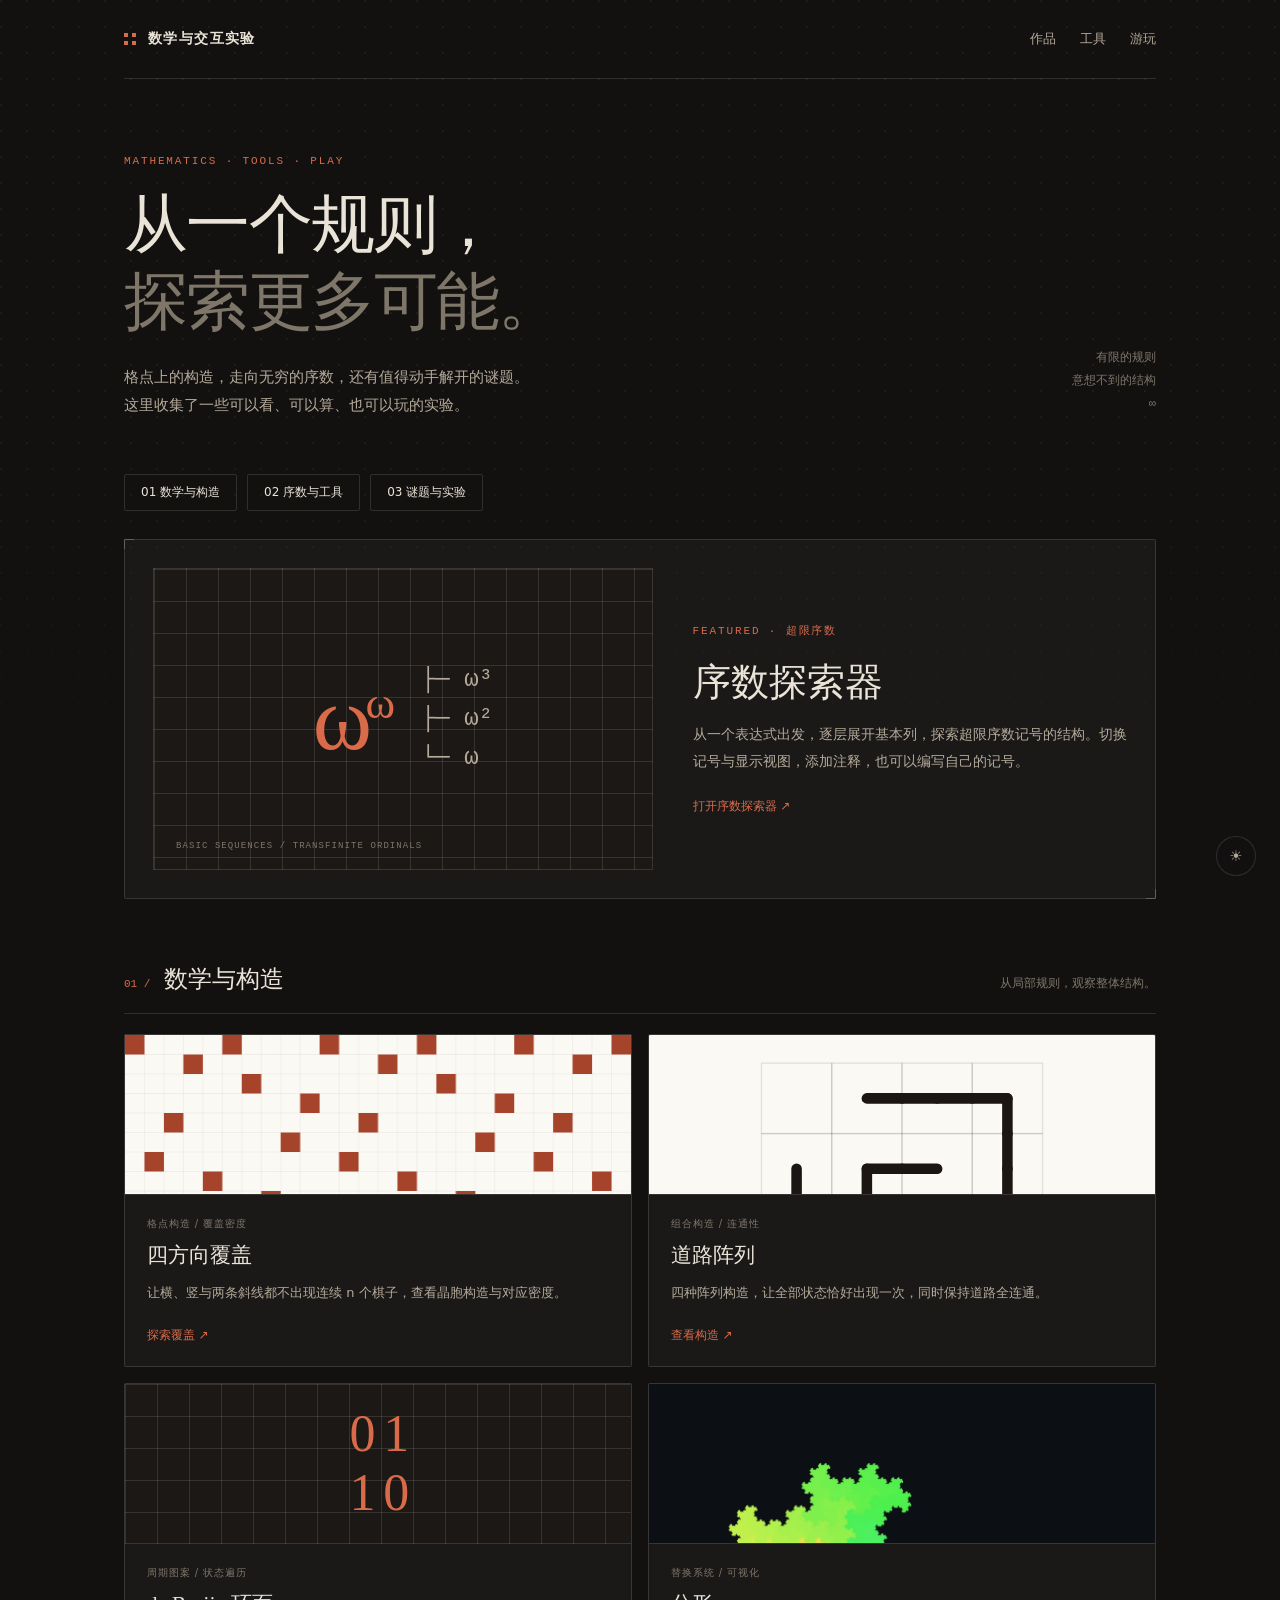
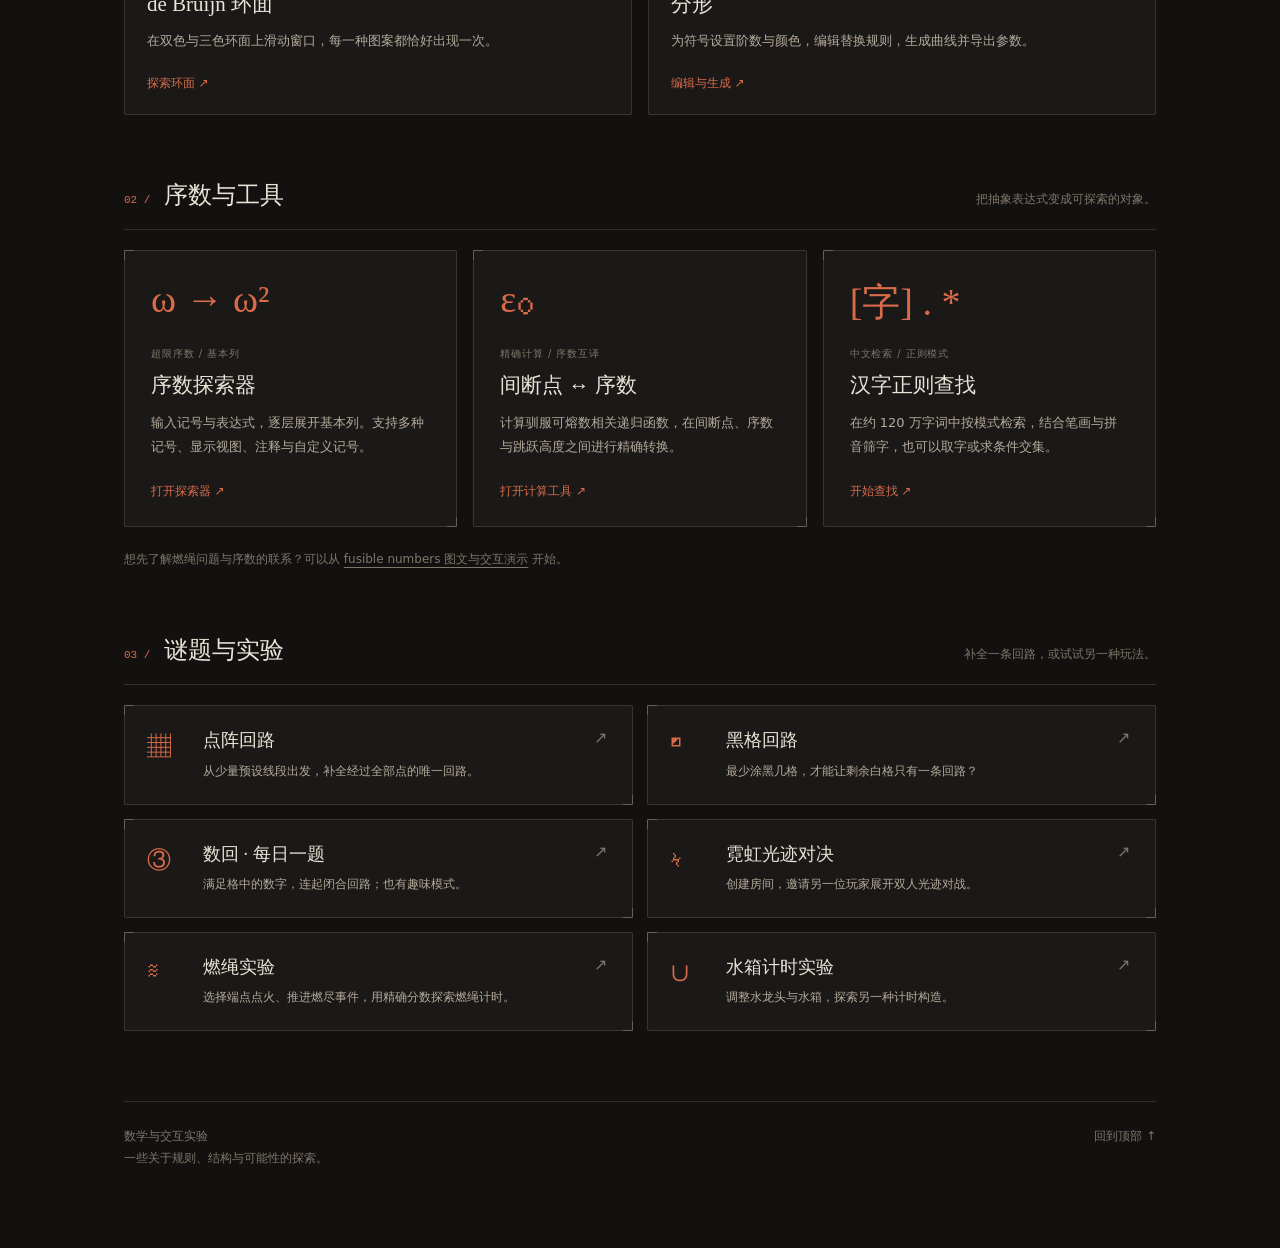
<file: index.html>
<!doctype html>
<html lang="zh-CN">
<head>
<meta charset="utf-8">
<meta name="viewport" content="width=device-width,initial-scale=1">
<title>数学与交互实验</title>
<meta name="description" content="关于序数、格点、分形与逻辑谜题的一组交互实验，以及可以直接使用的中文检索工具。">
<meta name="color-scheme" content="light dark">
<link rel="icon" href="data:image/svg+xml,%3Csvg xmlns='http://www.w3.org/2000/svg' viewBox='0 0 32 32'%3E%3Cg fill='%23d96b4a'%3E%3Ccircle cx='9' cy='9' r='3'/%3E%3Ccircle cx='23' cy='9' r='3'/%3E%3Ccircle cx='9' cy='23' r='3'/%3E%3Ccircle cx='23' cy='23' r='3'/%3E%3C/g%3E%3C/svg%3E">
<link rel="stylesheet" href="./theme.css">
<script>
(function(){var t;try{t=localStorage.getItem('site-theme')}catch(e){}document.documentElement.dataset.theme=t==='light'?'light':'dark'})();
</script>
<style>
*,*::before,*::after{box-sizing:border-box}.intro>*,.feature>*,.masthead>*,.card-body,.play>div{min-width:0}img{max-width:100%}.intro{min-width:0}.lead,.desc{overflow-wrap:anywhere}html{scroll-behavior:smooth;scroll-padding-top:2rem}body{font-family:var(--sans)}a{color:inherit}a:focus-visible,button:focus-visible{outline:2px solid var(--accent);outline-offset:5px}a{text-underline-offset:4px}.page{width:min(100%,1160px);margin:auto;padding:0 clamp(20px,5vw,64px)}.skip{position:absolute;left:20px;top:-80px;z-index:100;padding:12px;background:var(--paper)}.skip:focus{top:10px}.masthead{display:flex;align-items:center;justify-content:space-between;gap:24px;padding:30px 0;border-bottom:1px solid var(--line)}.brand{text-decoration:none;font-size:14px;letter-spacing:.1em;font-weight:650;display:flex;align-items:center;gap:12px}.mark{display:grid;grid-template-columns:repeat(2,4px);gap:4px}.mark i{width:4px;height:4px;background:var(--accent)}.topnav{display:flex;gap:24px;font-size:13px;color:var(--ink-2)}.topnav a{text-decoration:none}.topnav a:hover{color:var(--accent)}.intro{padding:76px 0 54px;display:grid;grid-template-columns:1fr auto;gap:30px;align-items:end}.eyebrow{font:11px var(--mono);letter-spacing:.17em;color:var(--accent);margin:0 0 20px;text-transform:uppercase}h1{font:500 clamp(36px,6vw,64px)/1.2 var(--serif);letter-spacing:-.025em;margin:0}h1 span{color:var(--ink-3)}.lead{max-width:510px;font-size:15px;line-height:1.9;color:var(--ink-2);margin:22px 0 0}.intro-note{font:12px/1.9 var(--mono);color:var(--ink-3);text-align:right;padding-bottom:4px}.jumpnav{display:flex;flex-wrap:wrap;gap:10px;margin-bottom:28px}.jumpnav a{padding:9px 16px;border:1px solid var(--line);font-size:12px;text-decoration:none;border-radius:2px;transition:background .2s}.jumpnav a:hover{background:var(--accent-soft);border-color:var(--accent-mid)}.frame{position:relative;border:1px solid var(--line);background:var(--fill);border-radius:2px}.frame::before,.frame::after{content:"";position:absolute;width:10px;height:10px;pointer-events:none;border-color:var(--corner);border-style:solid}.frame::before{top:-1px;left:-1px;border-width:1px 0 0 1px}.frame::after{right:-1px;bottom:-1px;border-width:0 1px 1px 0}.feature{display:grid;grid-template-columns:1.15fr 1fr;gap:40px;padding:28px;align-items:center;text-decoration:none;transition:background .2s,border-color .2s}.feature:hover,.card:hover,.text-card:hover,.play:hover{background:var(--fill-2);border-color:var(--line-strong)}.feature-visual{aspect-ratio:1.65;overflow:hidden;background:var(--paper-2);border:1px solid var(--line)}.feature-visual img{width:100%;height:100%;object-fit:cover}.feature h2{font:500 clamp(26px,4vw,38px)/1.3 var(--serif);margin:0 0 14px}.feature p:not(.eyebrow){font-size:14px;line-height:1.9;color:var(--ink-2);margin:0}.enter{display:inline-block;margin-top:24px;font-size:12px;color:var(--accent)}.section{margin-top:64px;scroll-margin-top:28px}.section-head{display:flex;align-items:baseline;justify-content:space-between;gap:20px;padding-bottom:18px;margin-bottom:20px;border-bottom:1px solid var(--line)}.section-title{display:flex;align-items:baseline;gap:14px}.section-title span{font:11px var(--mono);color:var(--accent)}.section h2{font:500 24px var(--serif);margin:0}.section-head>p{font-size:12px;color:var(--ink-3);margin:0;line-height:1.7}.grid{display:grid;grid-template-columns:repeat(3,minmax(0,1fr));gap:16px}.card{display:flex;flex-direction:column;text-decoration:none;overflow:hidden;transition:background .2s,border-color .2s}.visual{height:160px;border-bottom:1px solid var(--line);background:var(--paper-2);overflow:hidden;display:grid;place-items:center}.visual img{display:block;width:100%;height:100%;object-fit:cover;transition:transform .4s}.card:hover .visual img{transform:scale(1.035)}.visual.math{font:52px var(--serif);color:var(--accent);letter-spacing:-.05em;background-image:linear-gradient(var(--cv-grid-soft) 1px,transparent 1px),linear-gradient(90deg,var(--cv-grid-soft) 1px,transparent 1px);background-size:32px 32px}.card-body{padding:22px;flex:1;display:flex;flex-direction:column}.tag{font-size:10px;letter-spacing:.09em;color:var(--ink-3);margin:0 0 10px}.card h3,.text-card h3,.play h3{font:500 21px/1.4 var(--serif);margin:0 0 10px}.desc{font-size:13px;line-height:1.85;color:var(--ink-2);margin:0}.card .enter{margin-top:auto;padding-top:22px}.tools{grid-template-columns:repeat(3,minmax(0,1fr))}.text-card{padding:26px;text-decoration:none;display:flex;flex-direction:column;transition:background .2s,border-color .2s}.glyph{font:38px var(--serif);color:var(--accent);height:70px;display:flex;align-items:flex-start}.text-card .enter{margin-top:auto;padding-top:24px}.playgrid{display:grid;grid-template-columns:1fr 1fr;gap:14px}.play{display:grid;grid-template-columns:40px 1fr 16px;gap:16px;padding:22px;text-decoration:none;align-items:start;transition:background .2s,border-color .2s}.play-icon{font:24px var(--serif);color:var(--accent);padding-top:2px}.play h3{font-size:18px;margin-bottom:6px}.play .desc{font-size:12px}.arrow{font-size:16px;color:var(--ink-3)}.small-note{margin:22px 0 0;color:var(--ink-3);font-size:12px;line-height:1.8}.small-note a:hover{color:var(--accent)}footer{display:flex;justify-content:space-between;gap:20px;margin-top:70px;padding:24px 0 78px;border-top:1px solid var(--line);font-size:12px;line-height:1.8;color:var(--ink-3)}footer p{margin:0}footer a{text-decoration:none}.theme-btn{width:40px;height:40px} @media(min-width:900px){.grid.math-grid .card:last-child{grid-column:auto}}@media(max-width:800px){.intro{padding-top:52px}.intro-note{display:none}.feature{gap:24px;padding:22px}.grid,.tools{grid-template-columns:repeat(2,minmax(0,1fr))}.tools .text-card:last-child{grid-column:1/-1}.section-head{align-items:start}.section-head>p{max-width:180px;text-align:right}}@media(max-width:560px){.masthead{padding:24px 0}.topnav{gap:16px;font-size:12px}.brand{font-size:12px;letter-spacing:0}.intro{padding:42px 0 30px}.lead{font-size:14px;margin-top:18px}.eyebrow{font-size:10px}.feature{grid-template-columns:1fr;gap:22px;padding:18px}.feature h2{font-size:28px}.feature .enter{margin-top:16px}.grid,.tools,.playgrid{grid-template-columns:1fr}.tools .text-card:last-child{grid-column:auto}.visual{height:185px}.section{margin-top:46px}.section-head{display:block}.section-head>p{max-width:none;text-align:left;margin-top:10px}.section h2{font-size:23px}.card-body{padding:22px}.text-card{padding:24px}.glyph{height:60px}.play{padding:20px;gap:12px;grid-template-columns:28px 1fr 12px}.jumpnav{gap:8px}.jumpnav a{padding:8px 12px}footer{margin-top:46px;display:block}footer p+p{margin-top:10px}}@media(prefers-reduced-motion:reduce){html{scroll-behavior:auto}*,*::before,*::after{transition:none!important}}
.math-grid{grid-template-columns:repeat(2,minmax(0,1fr))}.ordinal-art{position:relative;display:flex;align-items:center;justify-content:center;gap:32px;background-image:linear-gradient(var(--cv-grid-soft) 1px,transparent 1px),linear-gradient(90deg,var(--cv-grid-soft) 1px,transparent 1px);background-size:32px 32px;color:var(--ink)}.ordinal-main{font:90px var(--serif);color:var(--accent);letter-spacing:-.07em}.ordinal-main sup{font-size:.5em}.ordinal-tree{display:flex;flex-direction:column;gap:12px;font:24px var(--mono);color:var(--ink-2)}.ordinal-caption{position:absolute;bottom:18px;left:22px;font:9px var(--mono);letter-spacing:.12em;color:var(--ink-3)}@media(max-width:560px){.math-grid{grid-template-columns:1fr}.ordinal-art{gap:22px}.ordinal-main{font-size:72px}.ordinal-tree{font-size:20px;gap:8px}.ordinal-caption{font-size:7px;left:14px;bottom:12px}}
</style>
</head>
<body>
<a class="skip" href="#main">跳到作品内容</a>
<div class="page">
<header class="masthead">
<a class="brand" href="./" aria-label="数学与交互实验首页"><span class="mark" aria-hidden="true"><i></i><i></i><i></i><i></i></span>数学与交互实验</a>
<nav class="topnav" aria-label="主导航"><a href="#math">作品</a><a href="#tools">工具</a><a href="#play">游玩</a></nav>
</header>
<main id="main">
<div class="intro"><div><p class="eyebrow">Mathematics · Tools · Play</p><h1>从一个规则，<br><span>探索更多可能。</span></h1><p class="lead">格点上的构造，走向无穷的序数，还有值得动手解开的谜题。<br>这里收集了一些可以看、可以算、也可以玩的实验。</p></div><div class="intro-note" aria-hidden="true">有限的规则<br>意想不到的结构<br>∞</div></div>
<nav class="jumpnav" aria-label="作品分类"><a href="#math">01 数学与构造</a><a href="#tools">02 序数与工具</a><a href="#play">03 谜题与实验</a></nav>
<a class="frame feature" href="./Transfinite-Ordinals-Explorer/"><div class="feature-visual ordinal-art" aria-hidden="true"><span class="ordinal-main">ω<sup>ω</sup></span><div class="ordinal-tree"><span>├─ ω³</span><span>├─ ω²</span><span>└─ ω</span></div><span class="ordinal-caption">BASIC SEQUENCES / TRANSFINITE ORDINALS</span></div><div><p class="eyebrow">Featured · 超限序数</p><h2>序数探索器</h2><p>从一个表达式出发，逐层展开基本列，探索超限序数记号的结构。切换记号与显示视图，添加注释，也可以编写自己的记号。</p><span class="enter">打开序数探索器 ↗</span></div></a>
<section class="section" id="math" aria-labelledby="math-title"><div class="section-head"><div class="section-title"><span>01 /</span><h2 id="math-title">数学与构造</h2></div><p>从局部规则，观察整体结构。</p></div>
<div class="grid math-grid">
<a class="frame card" href="./cover.html"><div class="visual"><img src="./thumb-cover.svg" alt="四方向覆盖的格点构造示意" loading="lazy"></div><div class="card-body"><p class="tag">格点构造 / 覆盖密度</p><h3>四方向覆盖</h3><p class="desc">让横、竖与两条斜线都不出现连续 n 个棋子，查看晶胞构造与对应密度。</p><span class="enter">探索覆盖 ↗</span></div></a>
<a class="frame card" href="./roads.html"><div class="visual"><img src="./thumb-roads.svg" alt="相互连通的道路阵列" loading="lazy"></div><div class="card-body"><p class="tag">组合构造 / 连通性</p><h3>道路阵列</h3><p class="desc">四种阵列构造，让全部状态恰好出现一次，同时保持道路全连通。</p><span class="enter">查看构造 ↗</span></div></a>
<a class="frame card" href="./debruijn.html"><div class="visual math" aria-hidden="true">0 1<br>1 0</div><div class="card-body"><p class="tag">周期图案 / 状态遍历</p><h3>de Bruijn 环面</h3><p class="desc">在双色与三色环面上滑动窗口，每一种图案都恰好出现一次。</p><span class="enter">探索环面 ↗</span></div></a>
<a class="frame card" href="./fractal.html"><div class="visual"><img src="./thumb-fractal.webp" alt="彩色替换规则生成的分形曲线" loading="lazy"></div><div class="card-body"><p class="tag">替换系统 / 可视化</p><h3>分形</h3><p class="desc">为符号设置阶数与颜色，编辑替换规则，生成曲线并导出参数。</p><span class="enter">编辑与生成 ↗</span></div></a>
</div></section>
<section class="section" id="tools" aria-labelledby="tools-title"><div class="section-head"><div class="section-title"><span>02 /</span><h2 id="tools-title">序数与工具</h2></div><p>把抽象表达式变成可探索的对象。</p></div>
<div class="grid tools">
<a class="frame text-card" href="./Transfinite-Ordinals-Explorer/"><div class="glyph" aria-hidden="true">ω → ω²</div><p class="tag">超限序数 / 基本列</p><h3>序数探索器</h3><p class="desc">输入记号与表达式，逐层展开基本列。支持多种记号、显示视图、注释与自定义记号。</p><span class="enter">打开探索器 ↗</span></a>
<a class="frame text-card" href="./fusible-numbers/"><div class="glyph" aria-hidden="true">ε₀</div><p class="tag">精确计算 / 序数互译</p><h3>间断点 ↔ 序数</h3><p class="desc">计算驯服可熔数相关递归函数，在间断点、序数与跳跃高度之间进行精确转换。</p><span class="enter">打开计算工具 ↗</span></a>
<a class="frame text-card" href="./nutri-zh/"><div class="glyph" aria-hidden="true">[字] . *</div><p class="tag">中文检索 / 正则模式</p><h3>汉字正则查找</h3><p class="desc">在约 120 万字词中按模式检索，结合笔画与拼音筛字，也可以取字或求条件交集。</p><span class="enter">开始查找 ↗</span></a>
</div><p class="small-note">想先了解燃绳问题与序数的联系？可以从 <a href="./fusible.html">fusible numbers 图文与交互演示</a> 开始。</p></section>
<section class="section" id="play" aria-labelledby="play-title"><div class="section-head"><div class="section-title"><span>03 /</span><h2 id="play-title">谜题与实验</h2></div><p>补全一条回路，或试试另一种玩法。</p></div>
<div class="playgrid">
<a class="frame play" href="./grid-loops.html"><span class="play-icon" aria-hidden="true">▦</span><div><h3>点阵回路</h3><p class="desc">从少量预设线段出发，补全经过全部点的唯一回路。</p></div><span class="arrow" aria-hidden="true">↗</span></a>
<a class="frame play" href="./simple-loop.html"><span class="play-icon" aria-hidden="true">◩</span><div><h3>黑格回路</h3><p class="desc">最少涂黑几格，才能让剩余白格只有一条回路？</p></div><span class="arrow" aria-hidden="true">↗</span></a>
<a class="frame play" href="./slitherlink/"><span class="play-icon" aria-hidden="true">③</span><div><h3>数回 · 每日一题</h3><p class="desc">满足格中的数字，连起闭合回路；也有趣味模式。</p></div><span class="arrow" aria-hidden="true">↗</span></a>
<a class="frame play" href="./neon-trail-duel/"><span class="play-icon" aria-hidden="true">ϟ</span><div><h3>霓虹光迹对决</h3><p class="desc">创建房间，邀请另一位玩家展开双人光迹对战。</p></div><span class="arrow" aria-hidden="true">↗</span></a>
<a class="frame play" href="./rope-playground.html"><span class="play-icon" aria-hidden="true">≋</span><div><h3>燃绳实验</h3><p class="desc">选择端点点火、推进燃尽事件，用精确分数探索燃绳计时。</p></div><span class="arrow" aria-hidden="true">↗</span></a>
<a class="frame play" href="./tank-playground.html"><span class="play-icon" aria-hidden="true">∪</span><div><h3>水箱计时实验</h3><p class="desc">调整水龙头与水箱，探索另一种计时构造。</p></div><span class="arrow" aria-hidden="true">↗</span></a>
</div></section>
</main>
<footer><p>数学与交互实验<br>一些关于规则、结构与可能性的探索。</p><p><a href="#main">回到顶部 ↑</a></p></footer>
</div>
<button class="theme-btn" id="themeBtn" type="button" aria-label="切换到亮色主题" aria-pressed="true">☀</button>
<script>
(function(){var root=document.documentElement,btn=document.getElementById('themeBtn');function paint(t){root.dataset.theme=t;btn.textContent=t==='dark'?'☀':'☾';btn.setAttribute('aria-label',t==='dark'?'切换到亮色主题':'切换到暗色主题');btn.setAttribute('aria-pressed',String(t==='dark'))}paint(root.dataset.theme);btn.addEventListener('click',function(){var t=root.dataset.theme==='dark'?'light':'dark';paint(t);try{localStorage.setItem('site-theme',t)}catch(e){}})})();
</script>
</body>
</html>
</file>
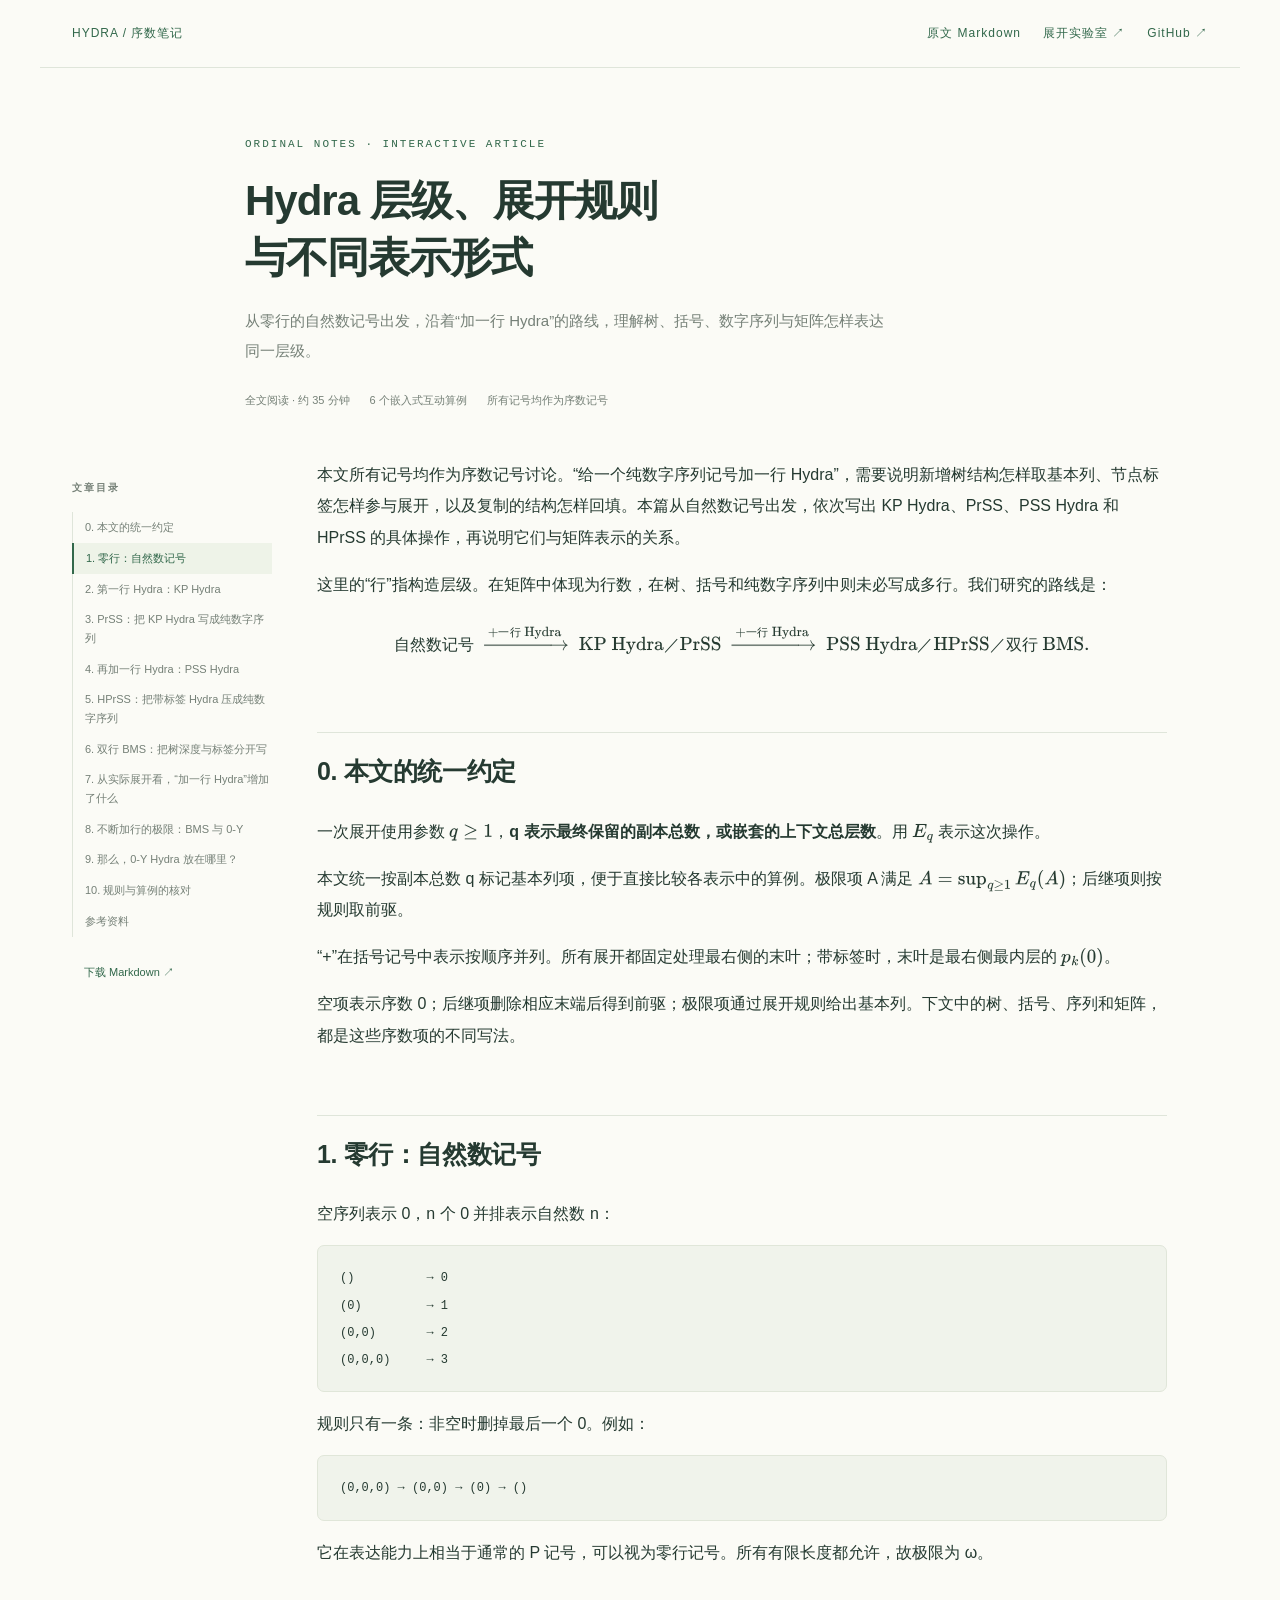
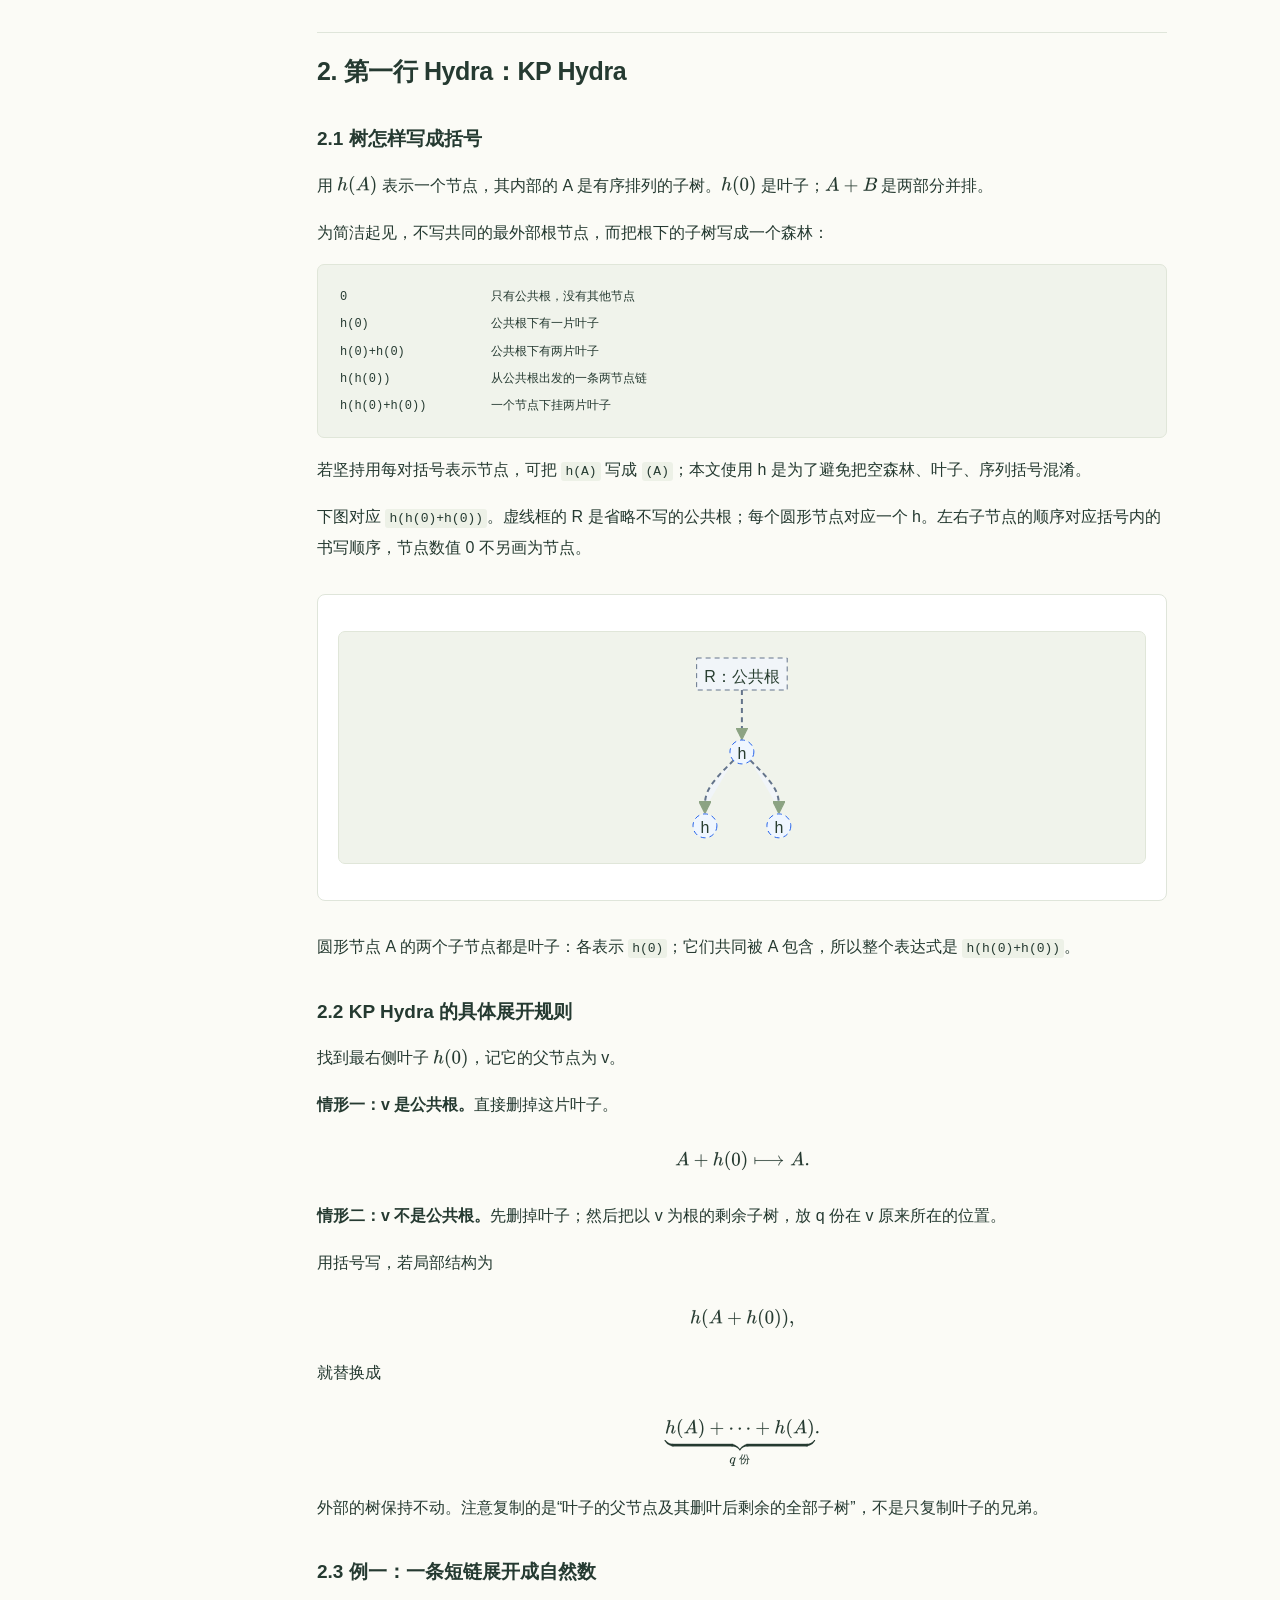
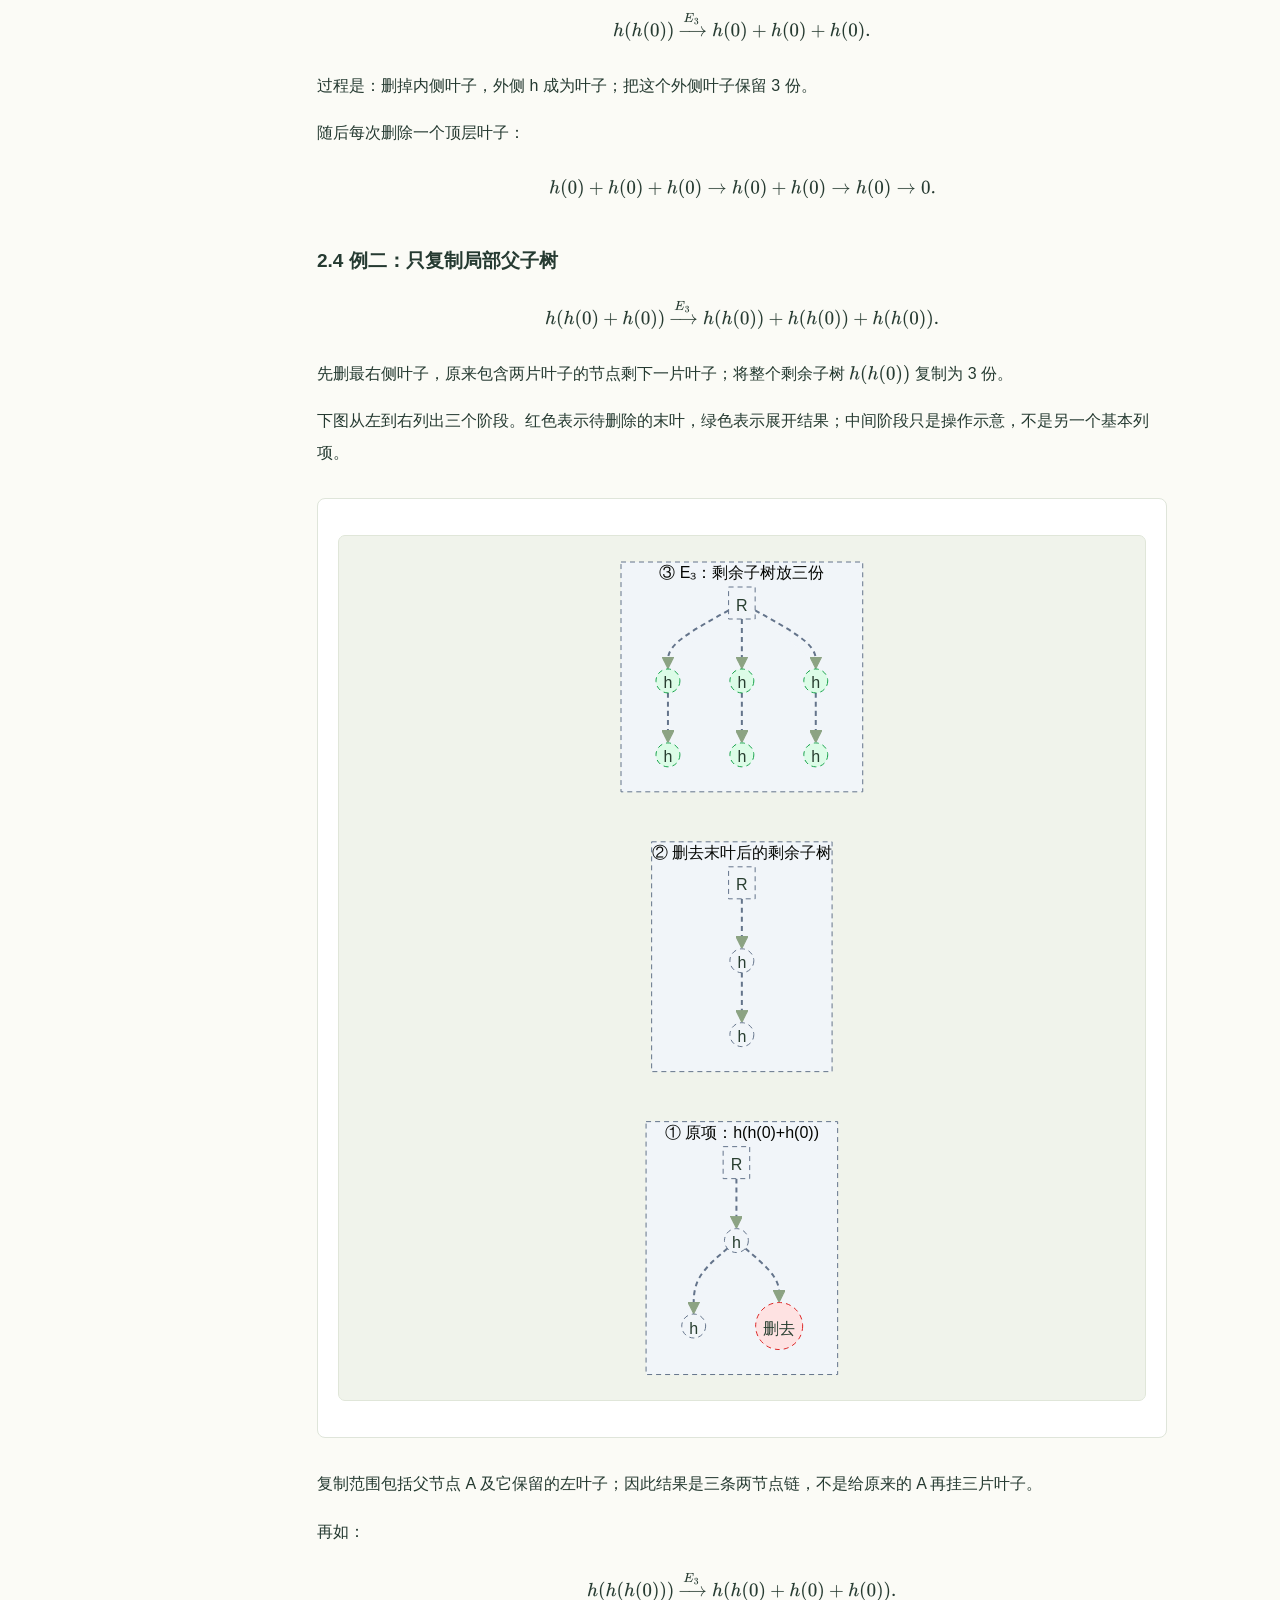
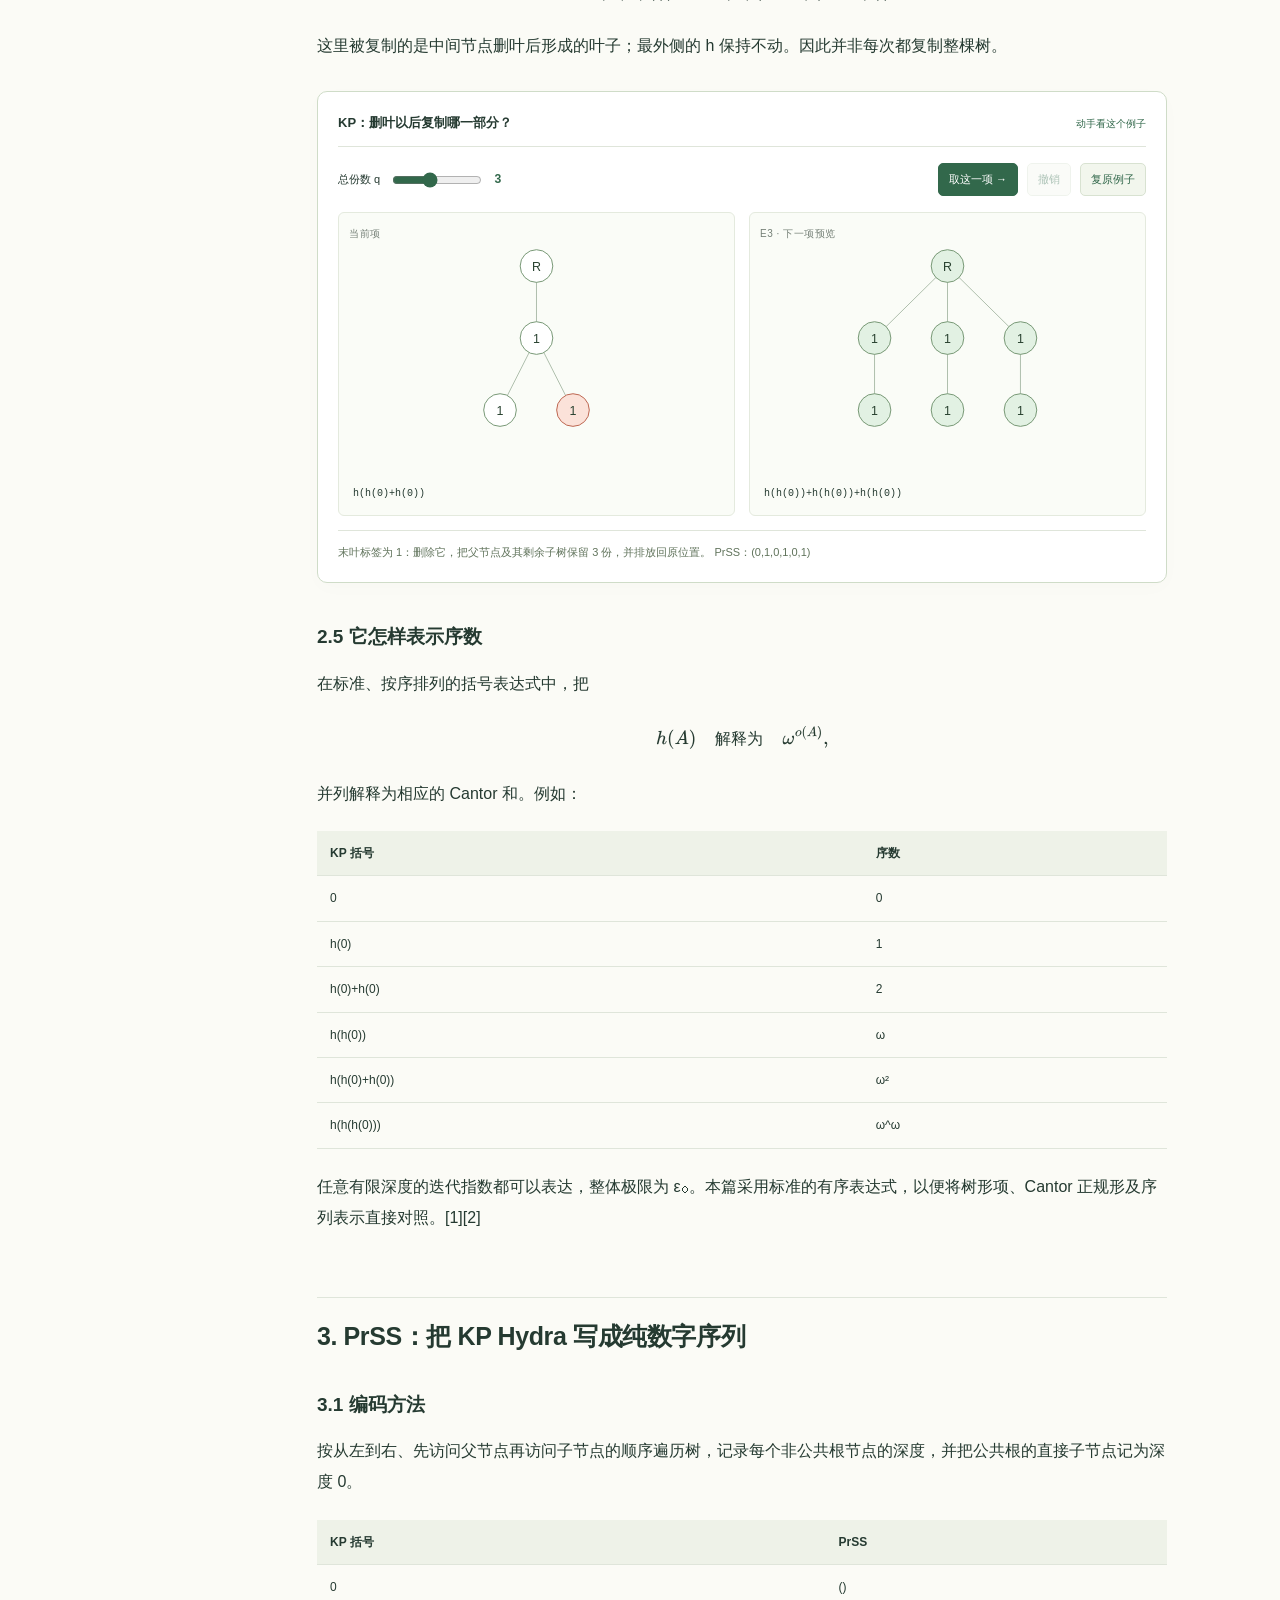
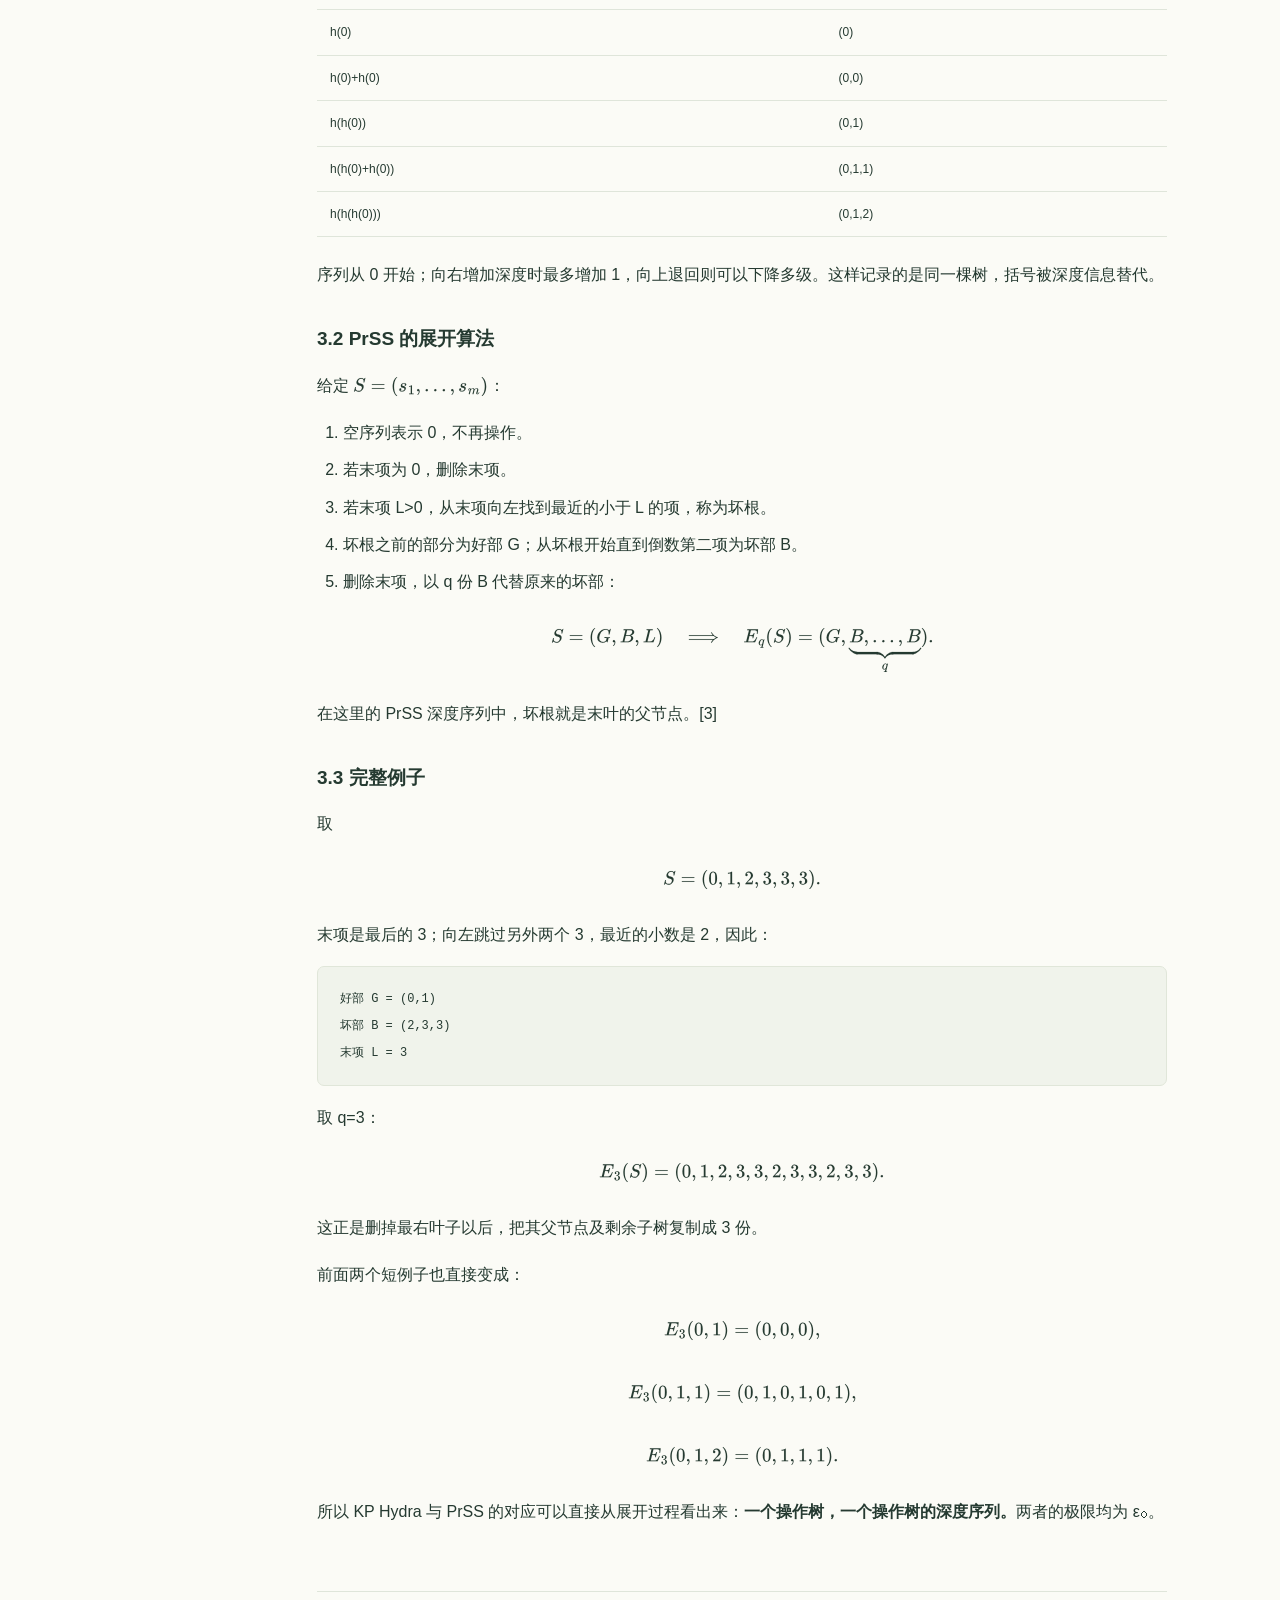
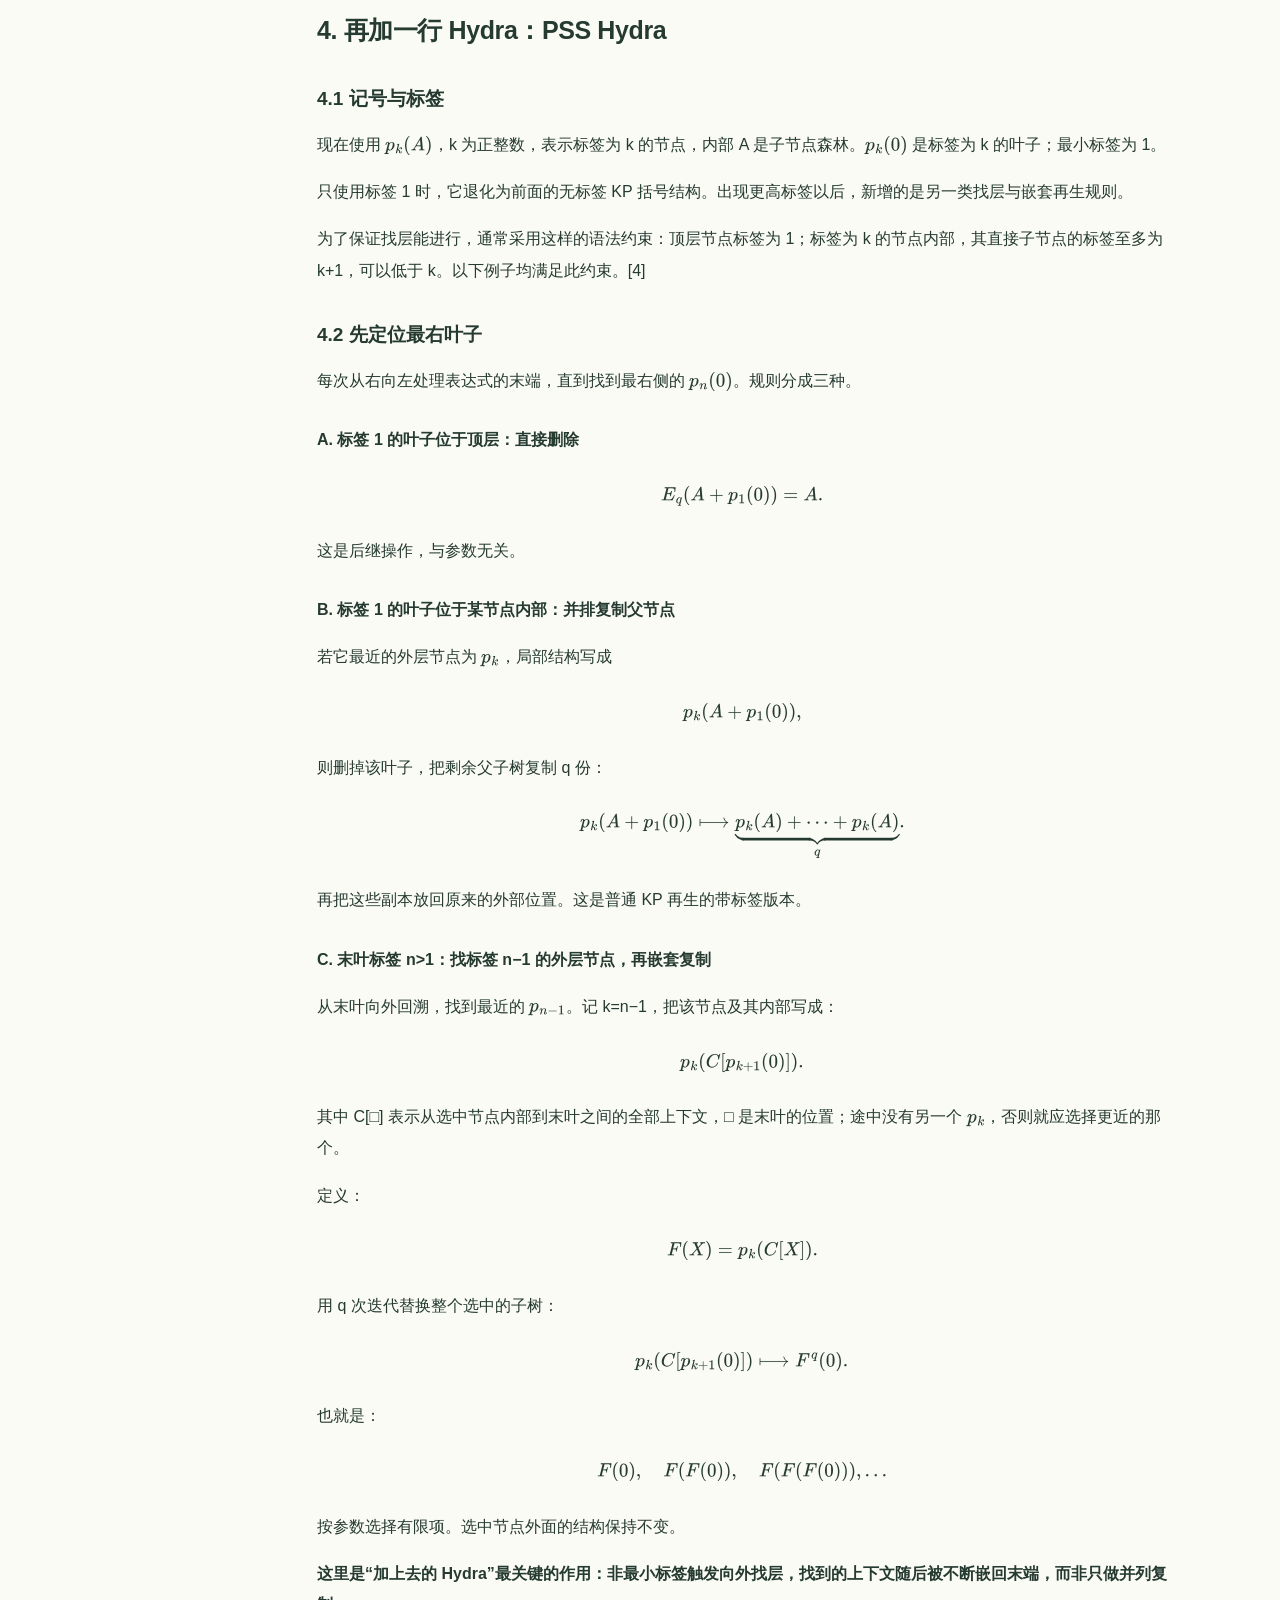
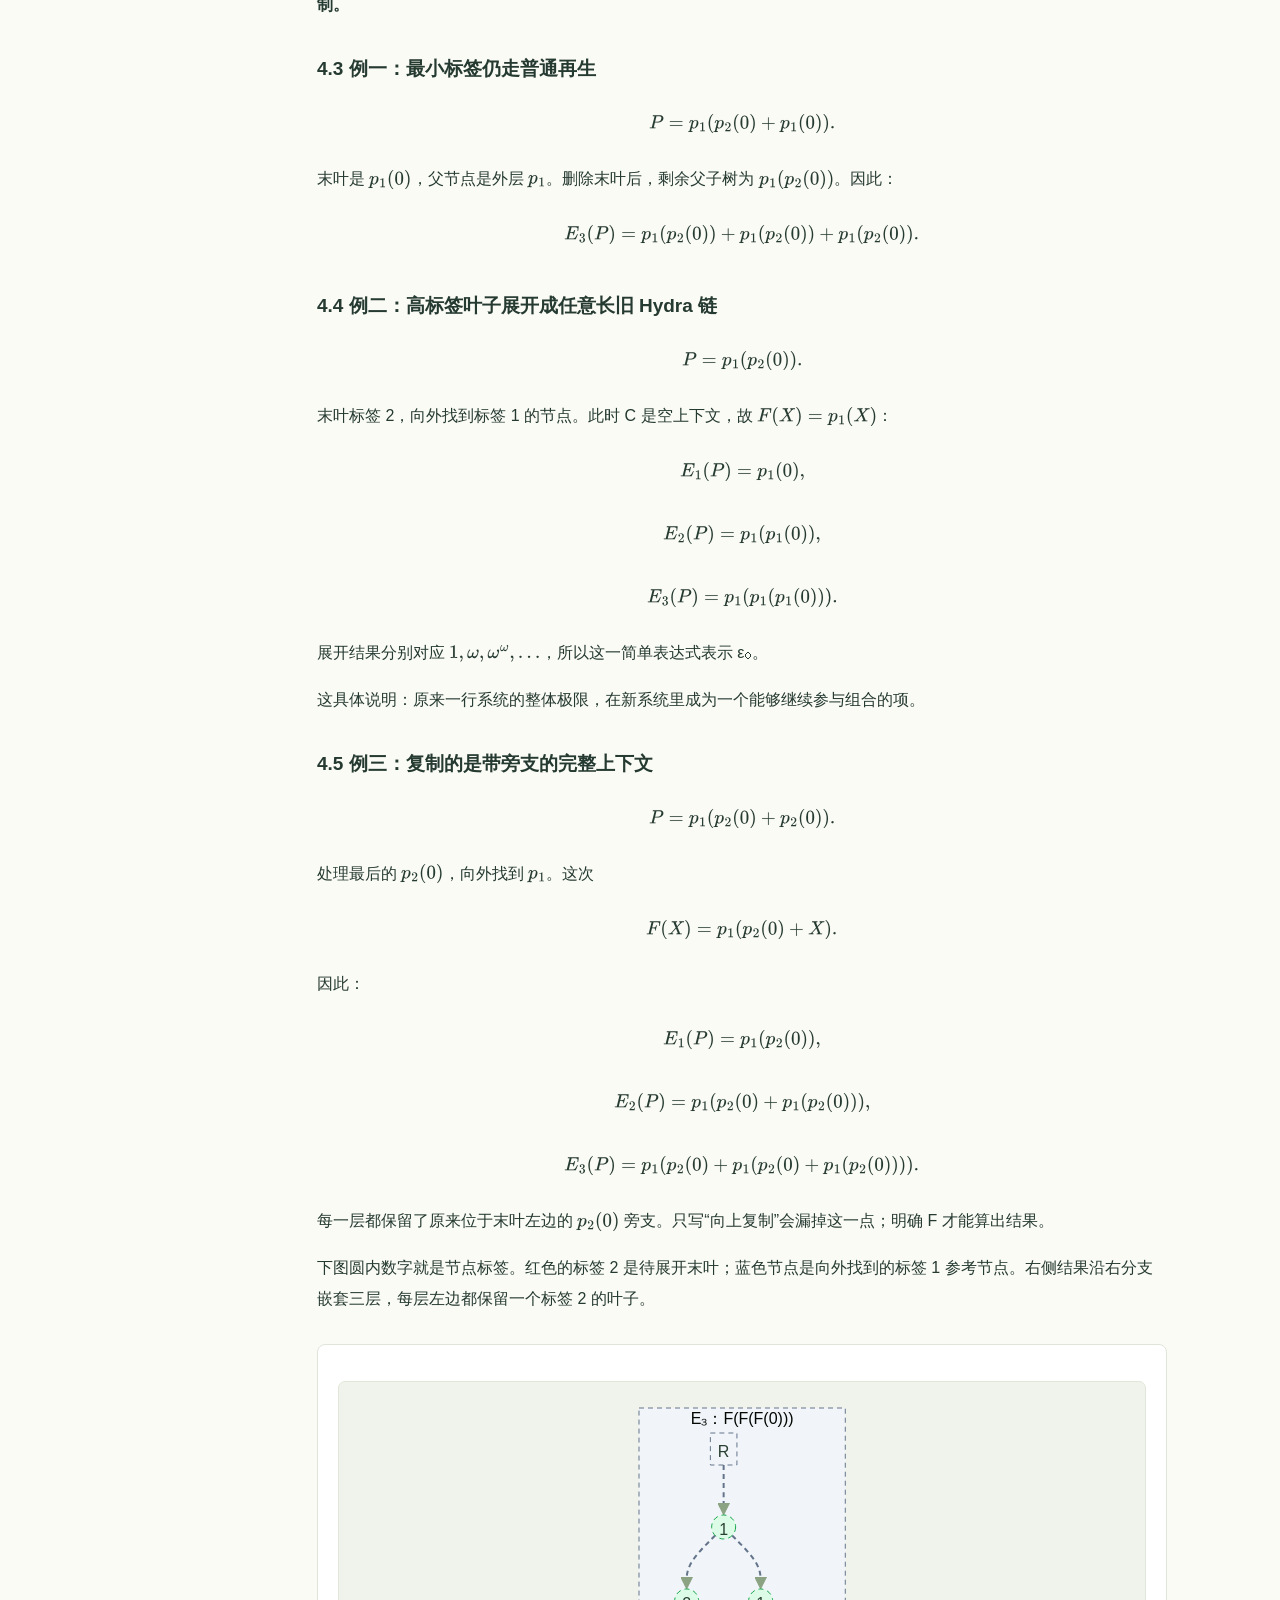
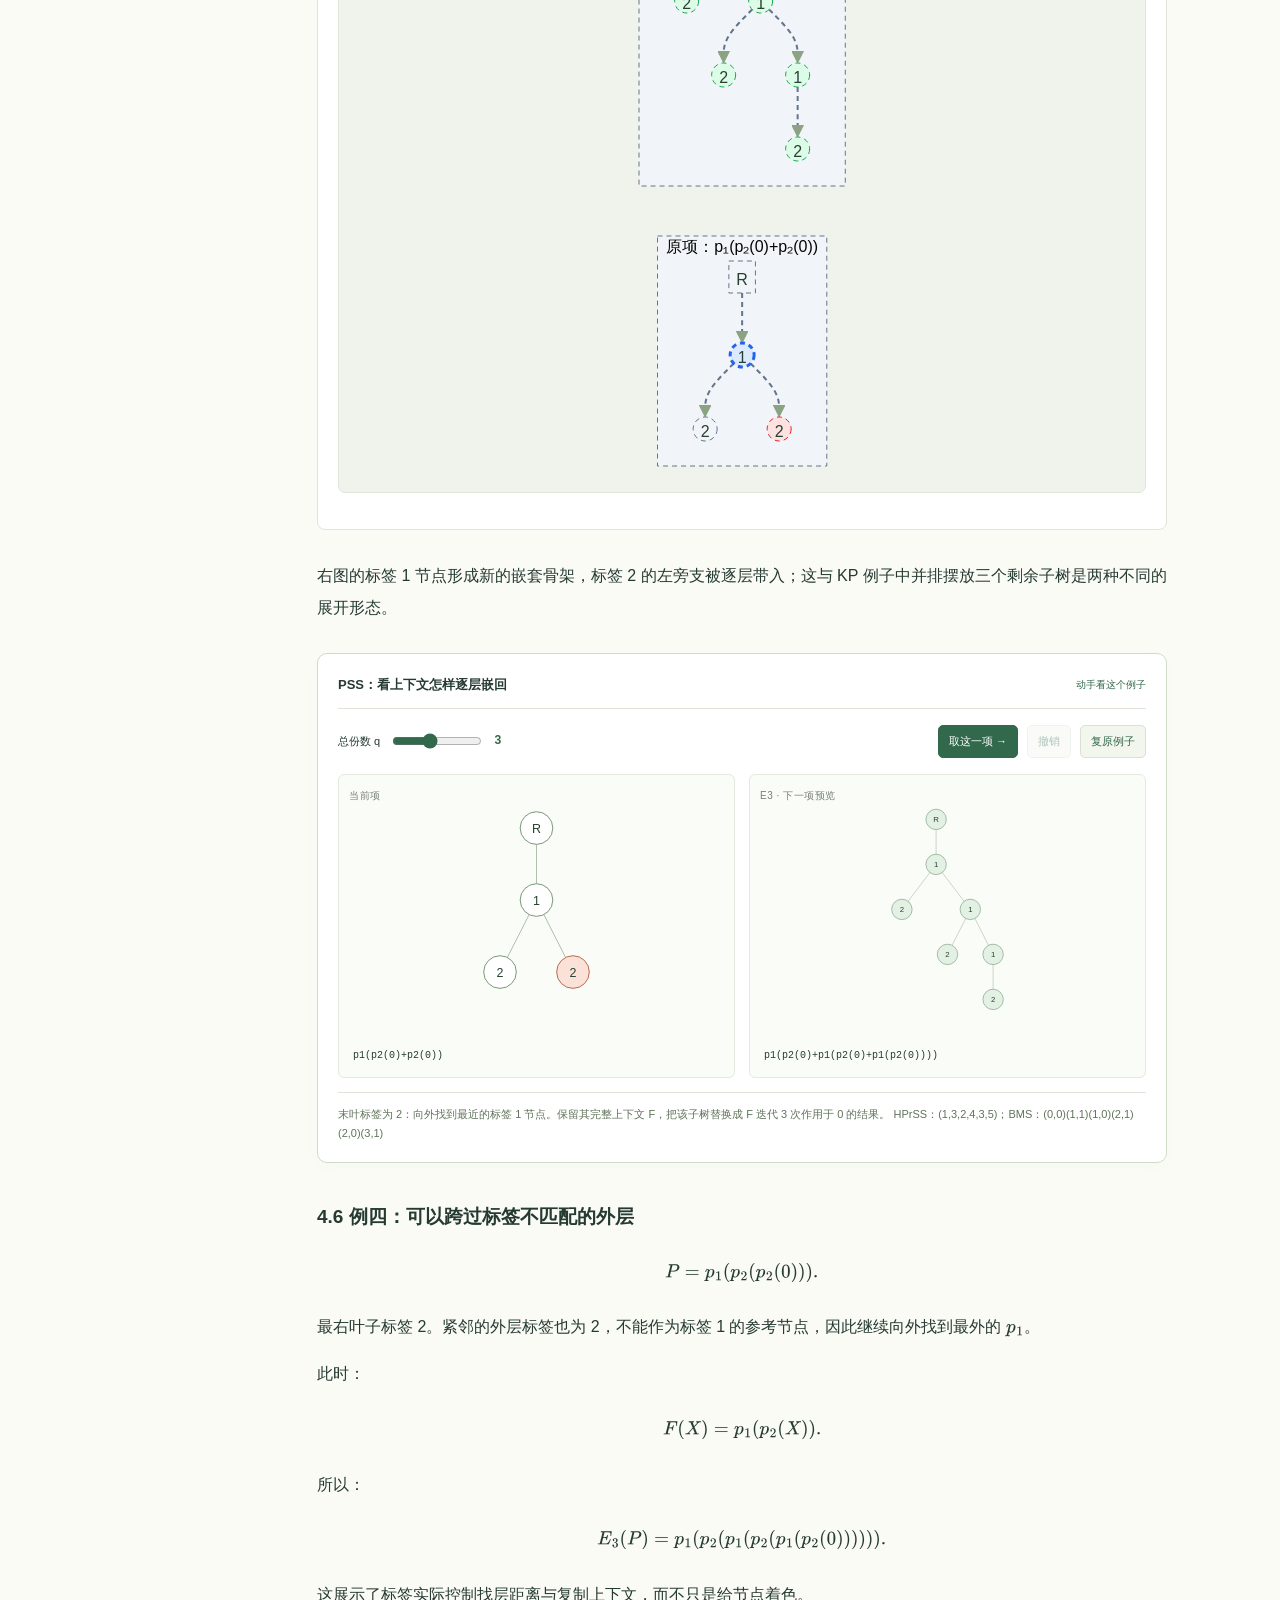
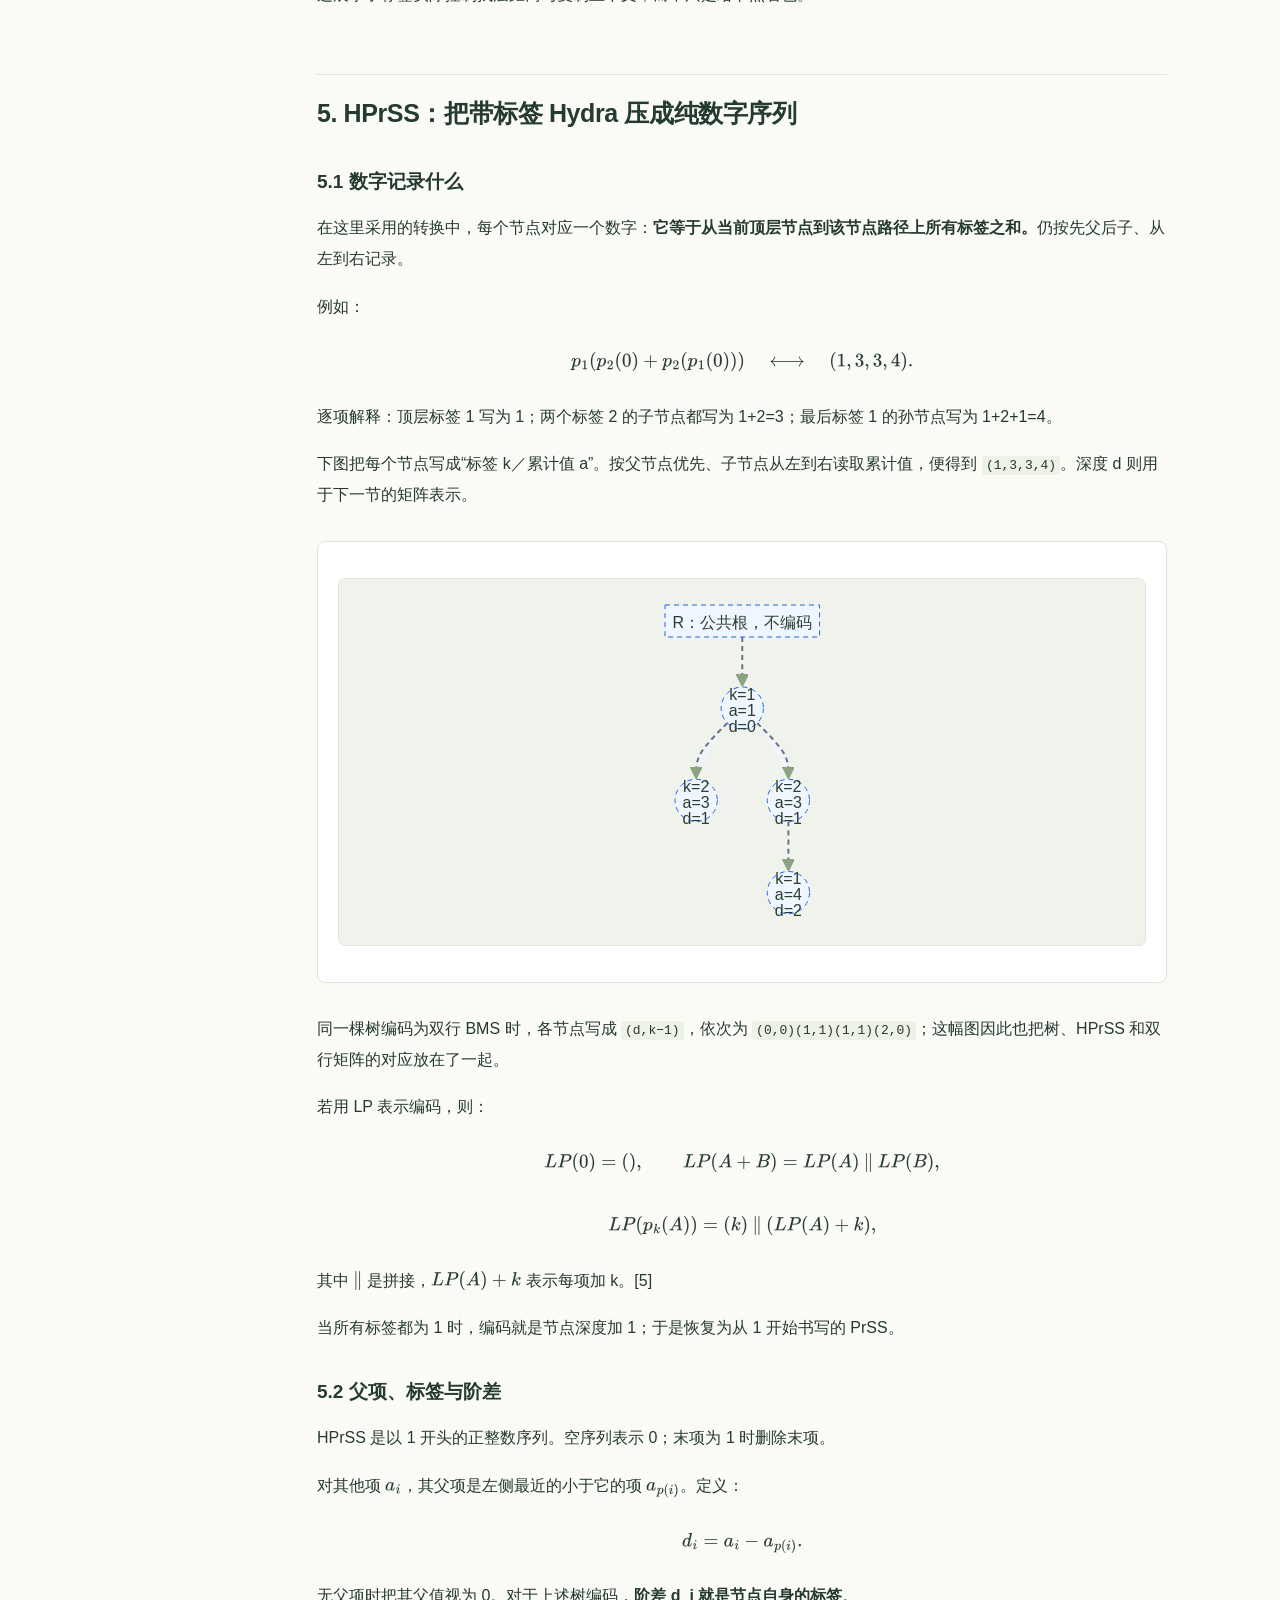
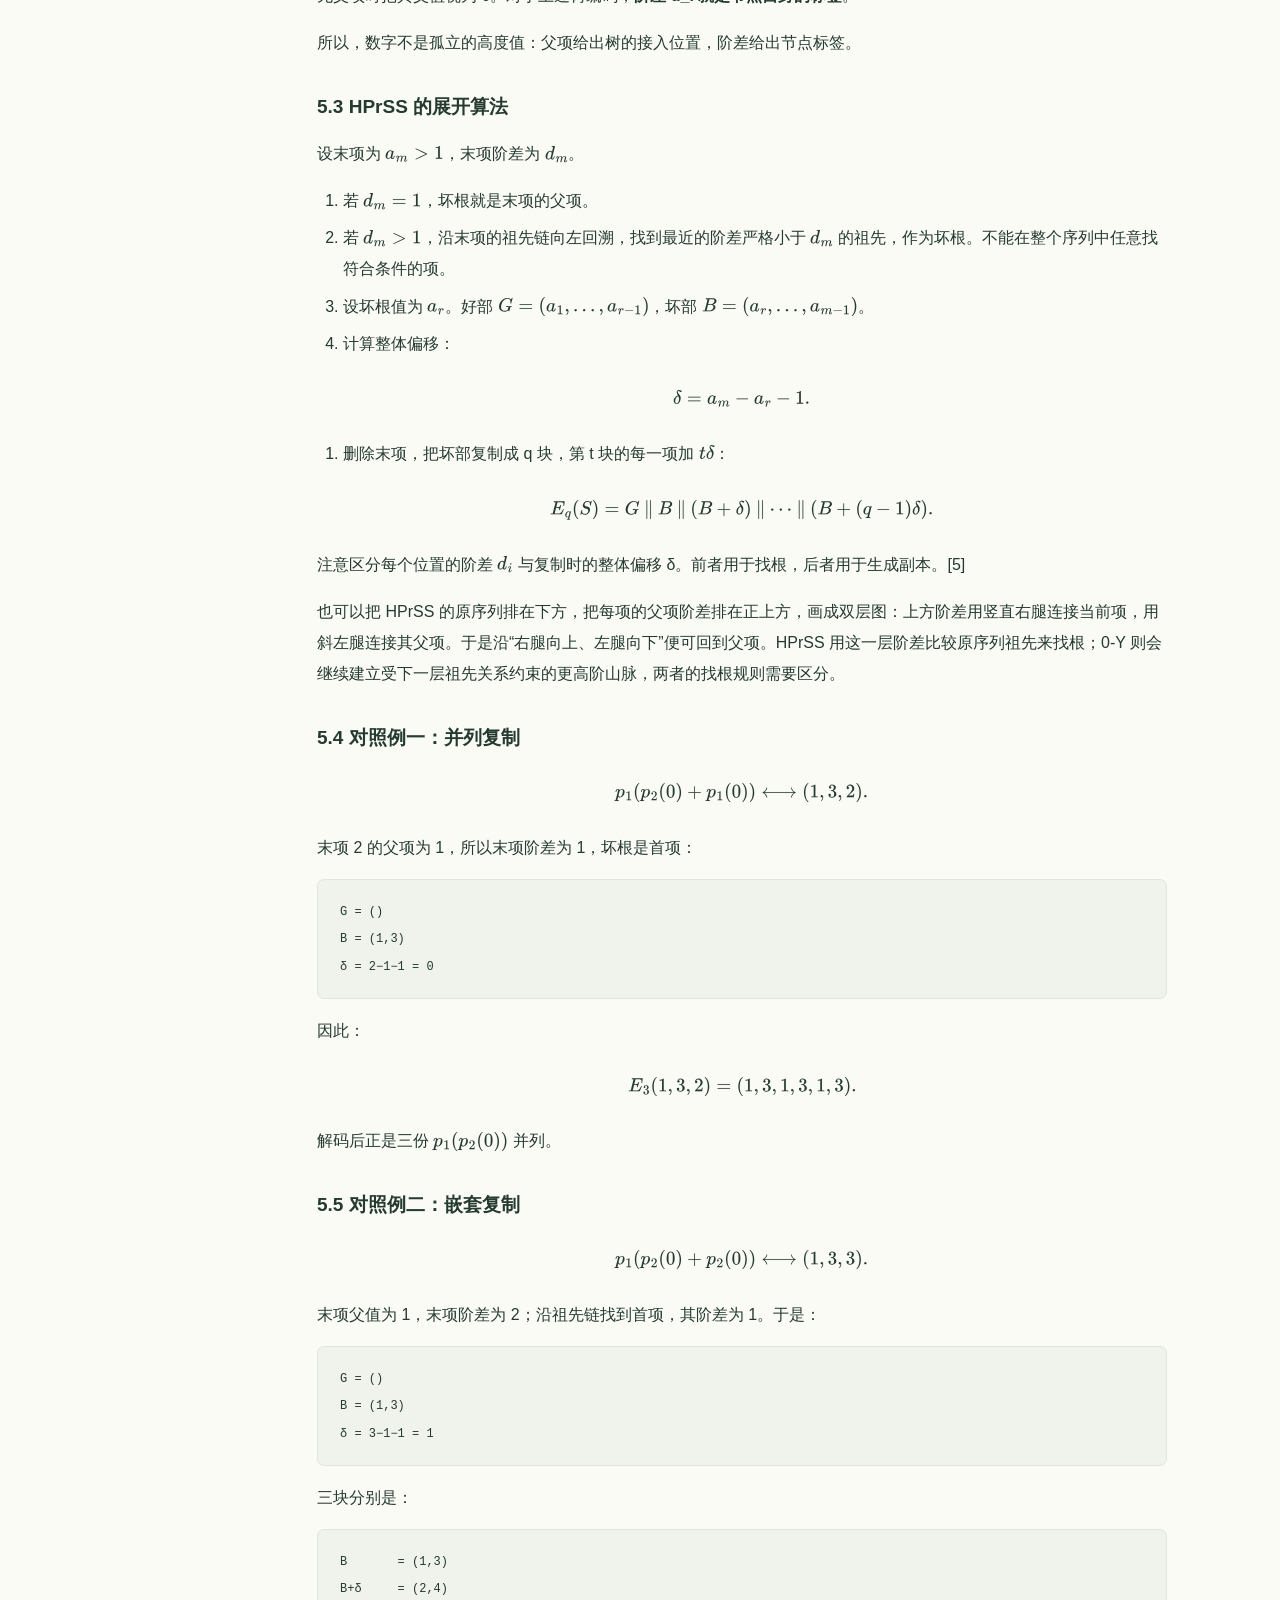
<file: hydra/index.html>
<!doctype html><html lang="zh-CN"><head><meta charset="utf-8"><meta name="viewport" content="width=device-width,initial-scale=1"><title>Hydra 层级、展开规则与不同表示形式</title><meta name="description" content="从自然数、KP Hydra、PrSS 到 PSS Hydra、HPrSS、BMS 与 0-Y：带有局部互动算例的完整文章。"><link rel="stylesheet" href="article.css"><script>window.MathJax={tex:{inlineMath:[['\\(','\\)']],displayMath:[['\\[','\\]']]},svg:{fontCache:'local'},options:{skipHtmlTags:['script','noscript','style','textarea','pre','code']}};</script><script defer src="vendor/tex-svg.js"></script><script defer src="vendor/mermaid.min.js"></script><script defer src="engine.js"></script><script defer src="mountain-view.js"></script><script defer src="article-widgets.js"></script><script defer src="article-init.js"></script></head><body><header class="topbar"><a href="#">HYDRA / 序数笔记</a><nav><a href="report.md">原文 Markdown</a><a href="lab.html">展开实验室 ↗</a><a href="https://github.com/Dstty/Dstty.github.io/tree/main/hydra">GitHub ↗</a></nav></header><div class="article-head"><div class="kicker">ORDINAL NOTES · INTERACTIVE ARTICLE</div><h1>Hydra 层级、展开规则<br>与不同表示形式</h1><p class="deck">从零行的自然数记号出发，沿着“加一行 Hydra”的路线，理解树、括号、数字序列与矩阵怎样表达同一层级。</p><div class="meta"><span>全文阅读 · 约 35 分钟</span><span>6 个嵌入式互动算例</span><span>所有记号均作为序数记号</span></div></div><details class="mobile-toc"><summary>文章目录</summary><a href="#0">0. 本文的统一约定</a><a href="#1">1. 零行：自然数记号</a><a href="#2-hydrakp-hydra">2. 第一行 Hydra：KP Hydra</a><a href="#3-prss-kp-hydra">3. PrSS：把 KP Hydra 写成纯数字序列</a><a href="#4-hydrapss-hydra">4. 再加一行 Hydra：PSS Hydra</a><a href="#5-hprss-hydra">5. HPrSS：把带标签 Hydra 压成纯数字序列</a><a href="#6-bms">6. 双行 BMS：把树深度与标签分开写</a><a href="#7-hydra">7. 从实际展开看，“加一行 Hydra”增加了什么</a><a href="#8-bms-0-y">8. 不断加行的极限：BMS 与 0-Y</a><a href="#9-0-y-hydra">9. 那么，0-Y Hydra 放在哪里？</a><a href="#10">10. 规则与算例的核对</a><a href="#_1">参考资料</a></details><main class="layout"><aside class="toc"><strong>文章目录</strong><a href="#0">0. 本文的统一约定</a><a href="#1">1. 零行：自然数记号</a><a href="#2-hydrakp-hydra">2. 第一行 Hydra：KP Hydra</a><a href="#3-prss-kp-hydra">3. PrSS：把 KP Hydra 写成纯数字序列</a><a href="#4-hydrapss-hydra">4. 再加一行 Hydra：PSS Hydra</a><a href="#5-hprss-hydra">5. HPrSS：把带标签 Hydra 压成纯数字序列</a><a href="#6-bms">6. 双行 BMS：把树深度与标签分开写</a><a href="#7-hydra">7. 从实际展开看，“加一行 Hydra”增加了什么</a><a href="#8-bms-0-y">8. 不断加行的极限：BMS 与 0-Y</a><a href="#9-0-y-hydra">9. 那么，0-Y Hydra 放在哪里？</a><a href="#10">10. 规则与算例的核对</a><a href="#_1">参考资料</a><a class="download" href="report.md">下载 Markdown ↗</a></aside><article><p>本文所有记号均作为序数记号讨论。“给一个纯数字序列记号加一行 Hydra”，需要说明新增树结构怎样取基本列、节点标签怎样参与展开，以及复制的结构怎样回填。本篇从自然数记号出发，依次写出 KP Hydra、PrSS、PSS Hydra 和 HPrSS 的具体操作，再说明它们与矩阵表示的关系。</p>
<p>这里的“行”指构造层级。在矩阵中体现为行数，在树、括号和纯数字序列中则未必写成多行。我们研究的路线是：</p>
<p>\[
\text{自然数记号}\ \xrightarrow{+\text{一行 Hydra}}\
\text{KP Hydra／PrSS}\ \xrightarrow{+\text{一行 Hydra}}\
\text{PSS Hydra／HPrSS／双行 BMS}.
\]</p>
<h2 id="0">0. 本文的统一约定</h2>
<p>一次展开使用参数 \(q\ge1\)，<strong>q 表示最终保留的副本总数，或嵌套的上下文总层数</strong>。用 \(E_q\) 表示这次操作。</p>
<p>本文统一按副本总数 q 标记基本列项，便于直接比较各表示中的算例。极限项 A 满足 \(A=\sup_{q\ge1}E_q(A)\)；后继项则按规则取前驱。</p>
<p>“+”在括号记号中表示按顺序并列。所有展开都固定处理最右侧的末叶；带标签时，末叶是最右侧最内层的 \(p_k(0)\)。</p>
<p>空项表示序数 0；后继项删除相应末端后得到前驱；极限项通过展开规则给出基本列。下文中的树、括号、序列和矩阵，都是这些序数项的不同写法。</p>
<h2 id="1">1. 零行：自然数记号</h2>
<p>空序列表示 0，n 个 0 并排表示自然数 n：</p>
<pre><code class="language-text">()          → 0
(0)         → 1
(0,0)       → 2
(0,0,0)     → 3
</code></pre>
<p>规则只有一条：非空时删掉最后一个 0。例如：</p>
<pre><code class="language-text">(0,0,0) → (0,0) → (0) → ()
</code></pre>
<p>它在表达能力上相当于通常的 P 记号，可以视为零行记号。所有有限长度都允许，故极限为 ω。</p>
<h2 id="2-hydrakp-hydra">2. 第一行 Hydra：KP Hydra</h2>
<h3 id="21">2.1 树怎样写成括号</h3>
<p>用 \(h(A)\) 表示一个节点，其内部的 A 是有序排列的子树。\(h(0)\) 是叶子；\(A+B\) 是两部分并排。</p>
<p>为简洁起见，不写共同的最外部根节点，而把根下的子树写成一个森林：</p>
<pre><code class="language-text">0                    只有公共根，没有其他节点
h(0)                 公共根下有一片叶子
h(0)+h(0)            公共根下有两片叶子
h(h(0))              从公共根出发的一条两节点链
h(h(0)+h(0))         一个节点下挂两片叶子
</code></pre>
<p>若坚持用每对括号表示节点，可把 <code>h(A)</code> 写成 <code>(A)</code>；本文使用 h 是为了避免把空森林、叶子、序列括号混淆。</p>
<p>下图对应 <code>h(h(0)+h(0))</code>。虚线框的 R 是省略不写的公共根；每个圆形节点对应一个 h。左右子节点的顺序对应括号内的书写顺序，节点数值 0 不另画为节点。</p>
<div class="diagram"><pre class="mermaid">flowchart TB
    R[&quot;R：公共根&quot;] --&gt; A((&quot;h&quot;))
    A --&gt; L((&quot;h&quot;))
    A --&gt; Z((&quot;h&quot;))
    classDef root fill:#f1f5f9,stroke:#64748b,stroke-dasharray:5 4;
    classDef ordinary fill:#eff6ff,stroke:#2563eb;
    class R root;
    class A,L,Z ordinary;
</pre></div>

<p>圆形节点 A 的两个子节点都是叶子：各表示 <code>h(0)</code>；它们共同被 A 包含，所以整个表达式是 <code>h(h(0)+h(0))</code>。</p>
<h3 id="22-kp-hydra">2.2 KP Hydra 的具体展开规则</h3>
<p>找到最右侧叶子 \(h(0)\)，记它的父节点为 v。</p>
<p><strong>情形一：v 是公共根。</strong>直接删掉这片叶子。</p>
<p>\[
A+h(0)\longmapsto A.
\]</p>
<p><strong>情形二：v 不是公共根。</strong>先删掉叶子；然后把以 v 为根的剩余子树，放 q 份在 v 原来所在的位置。</p>
<p>用括号写，若局部结构为</p>
<p>\[
h(A+h(0)),
\]</p>
<p>就替换成</p>
<p>\[
\underbrace{h(A)+\cdots+h(A)}_{q\text{ 份}}.
\]</p>
<p>外部的树保持不动。注意复制的是“叶子的父节点及其删叶后剩余的全部子树”，不是只复制叶子的兄弟。</p>
<h3 id="23">2.3 例一：一条短链展开成自然数</h3>
<p>\[
h(h(0))\xrightarrow{E_3}h(0)+h(0)+h(0).
\]</p>
<p>过程是：删掉内侧叶子，外侧 h 成为叶子；把这个外侧叶子保留 3 份。</p>
<p>随后每次删除一个顶层叶子：</p>
<p>\[
h(0)+h(0)+h(0)\to h(0)+h(0)\to h(0)\to0.
\]</p>
<h3 id="24">2.4 例二：只复制局部父子树</h3>
<p>\[
h(h(0)+h(0))\xrightarrow{E_3}
 h(h(0))+h(h(0))+h(h(0)).
\]</p>
<p>先删最右侧叶子，原来包含两片叶子的节点剩下一片叶子；将整个剩余子树 \(h(h(0))\) 复制为 3 份。</p>
<p>下图从左到右列出三个阶段。红色表示待删除的末叶，绿色表示展开结果；中间阶段只是操作示意，不是另一个基本列项。</p>
<div class="diagram"><pre class="mermaid">flowchart LR
    subgraph before[&quot;① 原项：h(h(0)+h(0))&quot;]
        direction TB
        R0[&quot;R&quot;] --&gt; A0((&quot;h&quot;))
        A0 --&gt; L0((&quot;h&quot;))
        A0 --&gt; Z0((&quot;删去&quot;))
    end
    subgraph cut[&quot;② 删去末叶后的剩余子树&quot;]
        direction TB
        R1[&quot;R&quot;] --&gt; A1((&quot;h&quot;))
        A1 --&gt; L1((&quot;h&quot;))
    end
    subgraph after[&quot;③ E₃：剩余子树放三份&quot;]
        direction TB
        R2[&quot;R&quot;] --&gt; A2((&quot;h&quot;))
        R2 --&gt; A3((&quot;h&quot;))
        R2 --&gt; A4((&quot;h&quot;))
        A2 --&gt; L2((&quot;h&quot;))
        A3 --&gt; L3((&quot;h&quot;))
        A4 --&gt; L4((&quot;h&quot;))
    end
    classDef root fill:#f1f5f9,stroke:#64748b,stroke-dasharray:5 4;
    classDef removed fill:#fee2e2,stroke:#dc2626;
    classDef result fill:#dcfce7,stroke:#16a34a;
    class R0,R1,R2 root;
    class Z0 removed;
    class A2,A3,A4,L2,L3,L4 result;
</pre></div>

<p>复制范围包括父节点 A 及它保留的左叶子；因此结果是三条两节点链，不是给原来的 A 再挂三片叶子。</p>
<p>再如：</p>
<p>\[
h(h(h(0)))\xrightarrow{E_3}
 h(h(0)+h(0)+h(0)).
\]</p>
<p>这里被复制的是中间节点删叶后形成的叶子；最外侧的 h 保持不动。因此并非每次都复制整棵树。</p>
<div class="ordinal-widget" data-kind="tree" data-title="KP：删叶以后复制哪一部分？" data-kp="true" data-value="[{&quot;k&quot;: 1, &quot;children&quot;: [{&quot;k&quot;: 1, &quot;children&quot;: []}, {&quot;k&quot;: 1, &quot;children&quot;: []}]}]"></div>

<h3 id="25">2.5 它怎样表示序数</h3>
<p>在标准、按序排列的括号表达式中，把</p>
<p>\[
h(A)\quad\text{解释为}\quad\omega^{o(A)},
\]</p>
<p>并列解释为相应的 Cantor 和。例如：</p>
<table>
<thead>
<tr>
<th>KP 括号</th>
<th>序数</th>
</tr>
</thead>
<tbody>
<tr>
<td>0</td>
<td>0</td>
</tr>
<tr>
<td>h(0)</td>
<td>1</td>
</tr>
<tr>
<td>h(0)+h(0)</td>
<td>2</td>
</tr>
<tr>
<td>h(h(0))</td>
<td>ω</td>
</tr>
<tr>
<td>h(h(0)+h(0))</td>
<td>ω²</td>
</tr>
<tr>
<td>h(h(h(0)))</td>
<td>ω^ω</td>
</tr>
</tbody>
</table>
<p>任意有限深度的迭代指数都可以表达，整体极限为 ε₀。本篇采用标准的有序表达式，以便将树形项、Cantor 正规形及序列表示直接对照。[1][2]</p>
<h2 id="3-prss-kp-hydra">3. PrSS：把 KP Hydra 写成纯数字序列</h2>
<h3 id="31">3.1 编码方法</h3>
<p>按从左到右、先访问父节点再访问子节点的顺序遍历树，记录每个非公共根节点的深度，并把公共根的直接子节点记为深度 0。</p>
<table>
<thead>
<tr>
<th>KP 括号</th>
<th>PrSS</th>
</tr>
</thead>
<tbody>
<tr>
<td>0</td>
<td>()</td>
</tr>
<tr>
<td>h(0)</td>
<td>(0)</td>
</tr>
<tr>
<td>h(0)+h(0)</td>
<td>(0,0)</td>
</tr>
<tr>
<td>h(h(0))</td>
<td>(0,1)</td>
</tr>
<tr>
<td>h(h(0)+h(0))</td>
<td>(0,1,1)</td>
</tr>
<tr>
<td>h(h(h(0)))</td>
<td>(0,1,2)</td>
</tr>
</tbody>
</table>
<p>序列从 0 开始；向右增加深度时最多增加 1，向上退回则可以下降多级。这样记录的是同一棵树，括号被深度信息替代。</p>
<h3 id="32-prss">3.2 PrSS 的展开算法</h3>
<p>给定 \(S=(s_1,\ldots,s_m)\)：</p>
<ol>
<li>空序列表示 0，不再操作。</li>
<li>若末项为 0，删除末项。</li>
<li>若末项 L&gt;0，从末项向左找到最近的小于 L 的项，称为坏根。</li>
<li>坏根之前的部分为好部 G；从坏根开始直到倒数第二项为坏部 B。</li>
<li>删除末项，以 q 份 B 代替原来的坏部：</li>
</ol>
<p>\[
S=(G,B,L)\quad\Longrightarrow\quad E_q(S)=(G,\underbrace{B,\ldots,B}_{q}).
\]</p>
<p>在这里的 PrSS 深度序列中，坏根就是末叶的父节点。[3]</p>
<h3 id="33">3.3 完整例子</h3>
<p>取</p>
<p>\[
S=(0,1,2,3,3,3).
\]</p>
<p>末项是最后的 3；向左跳过另外两个 3，最近的小数是 2，因此：</p>
<pre><code class="language-text">好部 G = (0,1)
坏部 B = (2,3,3)
末项 L = 3
</code></pre>
<p>取 q=3：</p>
<p>\[
E_3(S)=(0,1,2,3,3,2,3,3,2,3,3).
\]</p>
<p>这正是删掉最右叶子以后，把其父节点及剩余子树复制成 3 份。</p>
<p>前面两个短例子也直接变成：</p>
<p>\[
E_3(0,1)=(0,0,0),
\]</p>
<p>\[
E_3(0,1,1)=(0,1,0,1,0,1),
\]</p>
<p>\[
E_3(0,1,2)=(0,1,1,1).
\]</p>
<p>所以 KP Hydra 与 PrSS 的对应可以直接从展开过程看出来：<strong>一个操作树，一个操作树的深度序列。</strong>两者的极限均为 ε₀。</p>
<h2 id="4-hydrapss-hydra">4. 再加一行 Hydra：PSS Hydra</h2>
<h3 id="41">4.1 记号与标签</h3>
<p>现在使用 \(p_k(A)\)，k 为正整数，表示标签为 k 的节点，内部 A 是子节点森林。\(p_k(0)\) 是标签为 k 的叶子；最小标签为 1。</p>
<p>只使用标签 1 时，它退化为前面的无标签 KP 括号结构。出现更高标签以后，新增的是另一类找层与嵌套再生规则。</p>
<p>为了保证找层能进行，通常采用这样的语法约束：顶层节点标签为 1；标签为 k 的节点内部，其直接子节点的标签至多为 k+1，可以低于 k。以下例子均满足此约束。[4]</p>
<h3 id="42">4.2 先定位最右叶子</h3>
<p>每次从右向左处理表达式的末端，直到找到最右侧的 \(p_n(0)\)。规则分成三种。</p>
<h4 id="a-1">A. 标签 1 的叶子位于顶层：直接删除</h4>
<p>\[
E_q(A+p_1(0))=A.
\]</p>
<p>这是后继操作，与参数无关。</p>
<h4 id="b-1">B. 标签 1 的叶子位于某节点内部：并排复制父节点</h4>
<p>若它最近的外层节点为 \(p_k\)，局部结构写成</p>
<p>\[
p_k(A+p_1(0)),
\]</p>
<p>则删掉该叶子，把剩余父子树复制 q 份：</p>
<p>\[
p_k(A+p_1(0))\longmapsto
\underbrace{p_k(A)+\cdots+p_k(A)}_{q}.
\]</p>
<p>再把这些副本放回原来的外部位置。这是普通 KP 再生的带标签版本。</p>
<h4 id="c-n1-n1">C. 末叶标签 n&gt;1：找标签 n−1 的外层节点，再嵌套复制</h4>
<p>从末叶向外回溯，找到最近的 \(p_{n-1}\)。记 k=n−1，把该节点及其内部写成：</p>
<p>\[
p_k(C[p_{k+1}(0)]).
\]</p>
<p>其中 C[□] 表示从选中节点内部到末叶之间的全部上下文，□ 是末叶的位置；途中没有另一个 \(p_k\)，否则就应选择更近的那个。</p>
<p>定义：</p>
<p>\[
F(X)=p_k(C[X]).
\]</p>
<p>用 q 次迭代替换整个选中的子树：</p>
<p>\[
p_k(C[p_{k+1}(0)])\longmapsto F^q(0).
\]</p>
<p>也就是：</p>
<p>\[
F(0),\quad F(F(0)),\quad F(F(F(0))),\ldots
\]</p>
<p>按参数选择有限项。选中节点外面的结构保持不变。</p>
<p><strong>这里是“加上去的 Hydra”最关键的作用：非最小标签触发向外找层，找到的上下文随后被不断嵌回末端，而非只做并列复制。</strong></p>
<h3 id="43">4.3 例一：最小标签仍走普通再生</h3>
<p>\[
P=p_1(p_2(0)+p_1(0)).
\]</p>
<p>末叶是 \(p_1(0)\)，父节点是外层 \(p_1\)。删除末叶后，剩余父子树为 \(p_1(p_2(0))\)。因此：</p>
<p>\[
E_3(P)=p_1(p_2(0))+p_1(p_2(0))+p_1(p_2(0)).
\]</p>
<h3 id="44-hydra">4.4 例二：高标签叶子展开成任意长旧 Hydra 链</h3>
<p>\[
P=p_1(p_2(0)).
\]</p>
<p>末叶标签 2，向外找到标签 1 的节点。此时 C 是空上下文，故 \(F(X)=p_1(X)\)：</p>
<p>\[
E_1(P)=p_1(0),
\]</p>
<p>\[
E_2(P)=p_1(p_1(0)),
\]</p>
<p>\[
E_3(P)=p_1(p_1(p_1(0))).
\]</p>
<p>展开结果分别对应 \(1,\omega,\omega^\omega,\ldots\)，所以这一简单表达式表示 ε₀。</p>
<p>这具体说明：原来一行系统的整体极限，在新系统里成为一个能够继续参与组合的项。</p>
<h3 id="45">4.5 例三：复制的是带旁支的完整上下文</h3>
<p>\[
P=p_1(p_2(0)+p_2(0)).
\]</p>
<p>处理最后的 \(p_2(0)\)，向外找到 \(p_1\)。这次</p>
<p>\[
F(X)=p_1(p_2(0)+X).
\]</p>
<p>因此：</p>
<p>\[
E_1(P)=p_1(p_2(0)),
\]</p>
<p>\[
E_2(P)=p_1(p_2(0)+p_1(p_2(0))),
\]</p>
<p>\[
E_3(P)=p_1(p_2(0)+p_1(p_2(0)+p_1(p_2(0)))).
\]</p>
<p>每一层都保留了原来位于末叶左边的 \(p_2(0)\) 旁支。只写“向上复制”会漏掉这一点；明确 F 才能算出结果。</p>
<p>下图圆内数字就是节点标签。红色的标签 2 是待展开末叶；蓝色节点是向外找到的标签 1 参考节点。右侧结果沿右分支嵌套三层，每层左边都保留一个标签 2 的叶子。</p>
<div class="diagram"><pre class="mermaid">flowchart LR
    subgraph original[&quot;原项：p₁(p₂(0)+p₂(0))&quot;]
        direction TB
        R0[&quot;R&quot;] --&gt; A0((&quot;1&quot;))
        A0 --&gt; L0((&quot;2&quot;))
        A0 --&gt; Z0((&quot;2&quot;))
    end
    subgraph expanded[&quot;E₃：F(F(F(0)))&quot;]
        direction TB
        R1[&quot;R&quot;] --&gt; A1((&quot;1&quot;))
        A1 --&gt; L1((&quot;2&quot;))
        A1 --&gt; A2((&quot;1&quot;))
        A2 --&gt; L2((&quot;2&quot;))
        A2 --&gt; A3((&quot;1&quot;))
        A3 --&gt; L3((&quot;2&quot;))
    end
    classDef root fill:#f1f5f9,stroke:#64748b,stroke-dasharray:5 4;
    classDef reference fill:#dbeafe,stroke:#2563eb,stroke-width:3px;
    classDef removed fill:#fee2e2,stroke:#dc2626;
    classDef result fill:#dcfce7,stroke:#16a34a;
    class R0,R1 root;
    class A0 reference;
    class Z0 removed;
    class A1,A2,A3,L1,L2,L3 result;
</pre></div>

<p>右图的标签 1 节点形成新的嵌套骨架，标签 2 的左旁支被逐层带入；这与 KP 例子中并排摆放三个剩余子树是两种不同的展开形态。</p>
<div class="ordinal-widget" data-kind="tree" data-title="PSS：看上下文怎样逐层嵌回" data-kp="false" data-value="[{&quot;k&quot;: 1, &quot;children&quot;: [{&quot;k&quot;: 2, &quot;children&quot;: []}, {&quot;k&quot;: 2, &quot;children&quot;: []}]}]"></div>

<h3 id="46">4.6 例四：可以跨过标签不匹配的外层</h3>
<p>\[
P=p_1(p_2(p_2(0))).
\]</p>
<p>最右叶子标签 2。紧邻的外层标签也为 2，不能作为标签 1 的参考节点，因此继续向外找到最外的 \(p_1\)。</p>
<p>此时：</p>
<p>\[
F(X)=p_1(p_2(X)).
\]</p>
<p>所以：</p>
<p>\[
E_3(P)=p_1(p_2(p_1(p_2(p_1(p_2(0)))))).
\]</p>
<p>这展示了标签实际控制找层距离与复制上下文，而不只是给节点着色。</p>
<h2 id="5-hprss-hydra">5. HPrSS：把带标签 Hydra 压成纯数字序列</h2>
<h3 id="51">5.1 数字记录什么</h3>
<p>在这里采用的转换中，每个节点对应一个数字：<strong>它等于从当前顶层节点到该节点路径上所有标签之和。</strong>仍按先父后子、从左到右记录。</p>
<p>例如：</p>
<p>\[
p_1(p_2(0)+p_2(p_1(0)))
\quad\longleftrightarrow\quad(1,3,3,4).
\]</p>
<p>逐项解释：顶层标签 1 写为 1；两个标签 2 的子节点都写为 1+2=3；最后标签 1 的孙节点写为 1+2+1=4。</p>
<p>下图把每个节点写成“标签 k／累计值 a”。按父节点优先、子节点从左到右读取累计值，便得到 <code>(1,3,3,4)</code>。深度 d 则用于下一节的矩阵表示。</p>
<div class="diagram"><pre class="mermaid">flowchart TB
    R[&quot;R：公共根，不编码&quot;] --&gt; A((&quot;k=1&lt;br/&gt;a=1&lt;br/&gt;d=0&quot;))
    A --&gt; B((&quot;k=2&lt;br/&gt;a=3&lt;br/&gt;d=1&quot;))
    A --&gt; C((&quot;k=2&lt;br/&gt;a=3&lt;br/&gt;d=1&quot;))
    C --&gt; D((&quot;k=1&lt;br/&gt;a=4&lt;br/&gt;d=2&quot;))
    classDef root fill:#f1f5f9,stroke:#64748b,stroke-dasharray:5 4;
    classDef node fill:#eff6ff,stroke:#2563eb;
    class R root;
    class A,B,C,D node;
</pre></div>

<p>同一棵树编码为双行 BMS 时，各节点写成 <code>(d,k−1)</code>，依次为 <code>(0,0)(1,1)(1,1)(2,0)</code>；这幅图因此也把树、HPrSS 和双行矩阵的对应放在了一起。</p>
<p>若用 LP 表示编码，则：</p>
<p>\[
LP(0)=(),\qquad LP(A+B)=LP(A)\mathbin\Vert LP(B),
\]</p>
<p>\[
LP(p_k(A))=(k)\mathbin\Vert(LP(A)+k),
\]</p>
<p>其中 \(\Vert\) 是拼接，\(LP(A)+k\) 表示每项加 k。[5]</p>
<p>当所有标签都为 1 时，编码就是节点深度加 1；于是恢复为从 1 开始书写的 PrSS。</p>
<h3 id="52">5.2 父项、标签与阶差</h3>
<p>HPrSS 是以 1 开头的正整数序列。空序列表示 0；末项为 1 时删除末项。</p>
<p>对其他项 \(a_i\)，其父项是左侧最近的小于它的项 \(a_{p(i)}\)。定义：</p>
<p>\[
d_i=a_i-a_{p(i)}.
\]</p>
<p>无父项时把其父值视为 0。对于上述树编码，<strong>阶差 d_i 就是节点自身的标签</strong>。</p>
<p>所以，数字不是孤立的高度值：父项给出树的接入位置，阶差给出节点标签。</p>
<h3 id="53-hprss">5.3 HPrSS 的展开算法</h3>
<p>设末项为 \(a_m&gt;1\)，末项阶差为 \(d_m\)。</p>
<ol>
<li>若 \(d_m=1\)，坏根就是末项的父项。</li>
<li>若 \(d_m&gt;1\)，沿末项的祖先链向左回溯，找到最近的阶差严格小于 \(d_m\) 的祖先，作为坏根。不能在整个序列中任意找符合条件的项。</li>
<li>设坏根值为 \(a_r\)。好部 \(G=(a_1,\ldots,a_{r-1})\)，坏部 \(B=(a_r,\ldots,a_{m-1})\)。</li>
<li>计算整体偏移：</li>
</ol>
<p>\[
\delta=a_m-a_r-1.
\]</p>
<ol>
<li>删除末项，把坏部复制成 q 块，第 t 块的每一项加 \(t\delta\)：</li>
</ol>
<p>\[
E_q(S)=G\mathbin\Vert B\mathbin\Vert(B+\delta)
\mathbin\Vert\cdots\mathbin\Vert(B+(q-1)\delta).
\]</p>
<p>注意区分每个位置的阶差 \(d_i\) 与复制时的整体偏移 δ。前者用于找根，后者用于生成副本。[5]</p>
<p>也可以把 HPrSS 的原序列排在下方，把每项的父项阶差排在正上方，画成双层图：上方阶差用竖直右腿连接当前项，用斜左腿连接其父项。于是沿“右腿向上、左腿向下”便可回到父项。HPrSS 用这一层阶差比较原序列祖先来找根；0-Y 则会继续建立受下一层祖先关系约束的更高阶山脉，两者的找根规则需要区分。</p>
<h3 id="54">5.4 对照例一：并列复制</h3>
<p>\[
p_1(p_2(0)+p_1(0))\longleftrightarrow(1,3,2).
\]</p>
<p>末项 2 的父项为 1，所以末项阶差为 1，坏根是首项：</p>
<pre><code class="language-text">G = ()
B = (1,3)
δ = 2−1−1 = 0
</code></pre>
<p>因此：</p>
<p>\[
E_3(1,3,2)=(1,3,1,3,1,3).
\]</p>
<p>解码后正是三份 \(p_1(p_2(0))\) 并列。</p>
<h3 id="55">5.5 对照例二：嵌套复制</h3>
<p>\[
p_1(p_2(0)+p_2(0))\longleftrightarrow(1,3,3).
\]</p>
<p>末项父值为 1，末项阶差为 2；沿祖先链找到首项，其阶差为 1。于是：</p>
<pre><code class="language-text">G = ()
B = (1,3)
δ = 3−1−1 = 1
</code></pre>
<p>三块分别是：</p>
<pre><code class="language-text">B       = (1,3)
B+δ     = (2,4)
B+2δ    = (3,5)
</code></pre>
<p>故：</p>
<p>\[
E_3(1,3,3)=(1,3,2,4,3,5).
\]</p>
<p>解码后得到：</p>
<p>\[
p_1(p_2(0)+p_1(p_2(0)+p_1(p_2(0)))),
\]</p>
<p>与 PSS Hydra 的上下文嵌套例子完全对应。逐块上移的数字，记录了新增嵌套所积累的路径标签和。</p>
<h3 id="56">5.6 一个找根不能只找父项的例子</h3>
<p>取</p>
<p>\[
S=(1,4,6,6).
\]</p>
<p>其阶差序列为：</p>
<p>\[
(1,3,2,2).
\]</p>
<p>末项的父项是 4，但其阶差 3 大于末项阶差 2，因此不能作为坏根；继续沿祖先链到首项 1，其阶差 1&lt;2，选它作为坏根。</p>
<pre><code class="language-text">G = ()
B = (1,4,6)
δ = 6−1−1 = 4
</code></pre>
<p>取 q=3：</p>
<p>\[
E_3(S)=(1,4,6,5,8,10,9,12,14).
\]</p>
<p>这就是 HPrSS 超出普通 PrSS 的一个具体表现：标签阶差参与找根，复制的坏部还会逐块抬升。</p>
<div class="ordinal-widget" data-kind="h" data-title="HPrSS：观察坏部的逐块偏移" data-kp="false" data-value="[1, 4, 6, 6]"></div>

<h2 id="6-bms">6. 双行 BMS：把树深度与标签分开写</h2>
<p>PSS Hydra 到双行 BMS 的转换很直接：仍按先父后子遍历，每个节点写成一列</p>
<p>\[
(\text{深度},\ \text{标签}-1),
\]</p>
<p>顶层节点深度为 0。两行分别记录树结构与节点等级。[4]</p>
<p>例如：</p>
<p>\[
p_1(p_2(0)+p_2(0))
\longleftrightarrow(0,0)(1,1)(1,1).
\]</p>
<p>HPrSS 通过路径标签和把信息合并进单串数字，BMS 则把两部分分开记录。</p>
<h3 id="61">6.1 双行展开的直接算法</h3>
<p>为让矩阵也能独立操作，给出所需的两行规则。写每列为 \((x_i,y_i)\)。</p>
<ul>
<li>第一行父列：左侧最近的、第一行值小于当前值的列。</li>
<li>第二行父列：沿第一行祖先链寻找，取其中最近的、第二行值小于当前值的列。</li>
<li>若末列全为 0，删除末列。</li>
<li>若末列第二行非零，使用第二行父列作坏根；否则使用第一行父列。</li>
<li>好部 G 与坏部 B 仍分别是坏根左侧，以及从坏根到倒数第二列。</li>
<li>若末列第二行为 0，复制 B 时不增加任何元素。</li>
<li>若末列第二行非零，令 Δ 为“末列第一行减坏根第一行”。第 t 个块把第一行增加 tΔ；只对第一行祖先链包含坏根的列增加，其他列保持原值。第二行保持不变。</li>
<li>最终拼接 q 个块，必要时消去底部全零行。</li>
</ul>
<p>这就是本篇所需的双行 BMS 展开；祖先限制在更复杂例子中重要，不能总把整个坏部无条件平移。[1][6]</p>
<h3 id="62">6.2 同一个例子的三种展开</h3>
<p>仍取：</p>
<p>\[
p_1(p_2(0)+p_2(0))\longleftrightarrow(1,3,3)
\longleftrightarrow(0,0)(1,1)(1,1).
\]</p>
<p>末列第二行的父列为首列，所以坏部为 \((0,0)(1,1)\)，第一行偏移 Δ=1。q=3 时：</p>
<pre><code class="language-text">第0块：(0,0)(1,1)
第1块：(1,0)(2,1)
第2块：(2,0)(3,1)
</code></pre>
<p>得到：</p>
<p>\[
(0,0)(1,1)(1,0)(2,1)(2,0)(3,1).
\]</p>
<p>三种表示的结果汇总为：</p>
<table>
<thead>
<tr>
<th>表示</th>
<th>展开前</th>
<th>E₃ 展开后</th>
</tr>
</thead>
<tbody>
<tr>
<td>PSS Hydra</td>
<td>p₁(p₂(0)+p₂(0))</td>
<td>p₁(p₂(0)+p₁(p₂(0)+p₁(p₂(0))))</td>
</tr>
<tr>
<td>HPrSS</td>
<td>(1,3,3)</td>
<td>(1,3,2,4,3,5)</td>
</tr>
<tr>
<td>双行 BMS</td>
<td>(0,0)(1,1)(1,1)</td>
<td>(0,0)(1,1)(1,0)(2,1)(2,0)(3,1)</td>
</tr>
</tbody>
</table>
<p>这个对照展示了同一次展开：Hydra 复制嵌套上下文，HPrSS 生成递增坏部块，BMS 增加相应节点的深度。</p>
<div class="ordinal-widget" data-kind="bms" data-title="同一个双行 BMS 算例" data-kp="false" data-value="[[0, 0], [1, 1], [1, 1]]"></div>

<h2 id="7-hydra">7. 从实际展开看，“加一行 Hydra”增加了什么</h2>
<p>现在可以把层级关系写得更具体。</p>
<p><strong>自然数记号</strong>只有并排计数，展开就是删除末项。</p>
<p><strong>加第一行 Hydra</strong>后，有了无标签树的嵌套。末叶若不直接连公共根，删除它便触发剩余父子树的复制；PrSS 用深度序列记录这个过程。整体极限从 ω 到 ε₀。</p>
<p><strong>再加一行 Hydra</strong>后，节点携带数字标签。最小标签继续执行普通再生；非最小标签根据数字所决定的层级向外找根，并把整个上下文不断嵌回末端。PSS Hydra 直接写出这个过程；HPrSS 用父项和阶差把它编码为纯数字序列；双行 BMS 用树深度与标签两行记录。整体极限通常记为 BO。</p>
<table>
<thead>
<tr>
<th>层级</th>
<th>主要表示</th>
<th>展开的新增内容</th>
<th>极限</th>
</tr>
</thead>
<tbody>
<tr>
<td>零行</td>
<td>自然数／P 记号</td>
<td>删除最后一个单位</td>
<td>ω</td>
</tr>
<tr>
<td>单行</td>
<td>KP Hydra ↔ PrSS</td>
<td>删叶后复制剩余父子树</td>
<td>ε₀</td>
</tr>
<tr>
<td>双行</td>
<td>PSS Hydra ↔ HPrSS ↔ 双行 BMS</td>
<td>标签找层，并排或嵌套复制上下文</td>
<td>BO</td>
</tr>
</tbody>
</table>
<p>用户所说的“给纯数字序列再加一行 Hydra”，应当沿这个构造理解：基础数字规则负责指导标签相关的展开，新增的 Hydra 负责树形包含、回溯与再生。若继续从 HPrSS 构造 HPrSS Hydra，也应写出相应具体规则，而不能只说“更高一层”便算完成定义。</p>
<p>继续增加 Hydra 层级以后，需要把有限层级的全体、它的纯数字编码以及相应的树形表示一起考虑。下面继续讨论完整 BMS、0-Y 和 0-Y Hydra。</p>
<h2 id="8-bms-0-y">8. 不断加行的极限：BMS 与 0-Y</h2>
<h3 id="81">8.1 “不断加行”的终点是什么意思</h3>
<p>前面的零行、单行、双行只是开头。继续沿同一种多层 Hydra 构造推进，每个阶段使用有限层级；将所有有限层级合在一起，就得到这里所讨论的整体范围。</p>
<p>这个“终点”不是一张实际写了无限行的矩阵。<strong>每个表达式仍然有限，只是整个系统不再规定统一的行数上限。</strong></p>
<p>用矩阵表示，这就是完整 BMS；用纯数字序列及其阶差山脉编码，则是 0-Y。二者整体极限在本文语境下称为 BMO／SHO。</p>
<table>
<thead>
<tr>
<th>范围</th>
<th>矩阵表示</th>
<th>其他表示</th>
<th>整体极限</th>
</tr>
</thead>
<tbody>
<tr>
<td>零行</td>
<td>只记自然数个单位</td>
<td>自然数／P 记号</td>
<td>ω</td>
</tr>
<tr>
<td>单行</td>
<td>单行 BMS</td>
<td>KP Hydra／PrSS</td>
<td>ε₀</td>
</tr>
<tr>
<td>双行</td>
<td>双行 BMS</td>
<td>PSS Hydra／HPrSS</td>
<td>BO</td>
</tr>
<tr>
<td>任意有限行</td>
<td>完整 BMS</td>
<td>0-Y 的纯数字编码</td>
<td>BMO／SHO</td>
</tr>
</tbody>
</table>
<p>这是一条构造与表示的总体路线；尤其是有限行到对应 Hydra 扩展的每一步，仍须采用相配的找根、复制规则，不能只从名字相似推出等价。</p>
<h3 id="82-bms">8.2 BMS 怎样同时容纳所有有限行</h3>
<p>BMS 使用有限的自然数矩阵，每一列写成一个括号。各行都有父关系：第一行向左找最近的较小值；后续行只在上一行祖先链中找较小值。</p>
<p>对末列，找到最下面仍有父关系的一行，取这一行的父列作为坏根。从坏根到倒数第二列构成坏部。复制时，决定层上方的行可能增加偏移，而增加仅作用于相应行上依赖坏根的元素。</p>
<p>用列 L 表示末列、R 表示坏根，决定层为 t，行号从上往下计，则上方第 y 行的偏移为：</p>
<p>\[
\Delta_y=L_y-R_y\quad(y&lt;t),\qquad\Delta_y=0\quad(y\ge t).
\]</p>
<p>第 k 块中，只有第 y 行祖先链包含坏根的元素才加 \(k\Delta_y\)。最后拼接 q 个块，消去底部全零行。这就是前面双行规则的多行版本。[1][6]</p>
<p>最简单的种子族是：</p>
<p>\[
I_h=(0^h)(1^h),
\]</p>
<p>其中 \(0^h\) 表示 h 个 0 组成的一列，\(1^h\) 同理。h≥2 时：</p>
<p>\[
E_q(I_h)=(0^{h-1})(1^{h-1})\cdots((q-1)^{h-1}).
\]</p>
<p>例如三行项：</p>
<p>\[
(0,0,0)(1,1,1)\xrightarrow{E_3}(0,0)(1,1)(2,2).
\]</p>
<p>更高层的简单项，可以展开成较低层的长链；而较低层链内部又有自己的展开。因此，有限层级之间通过基本列衔接起来。</p>
<p>种子族</p>
<p>\[
(0)(1),\quad(0,0)(1,1),\quad(0,0,0)(1,1,1),\ldots
\]</p>
<p>是整体极限的共尾逼近。它的每一项只是一个普通有限矩阵，整体上确界才是 BMO／SHO。</p>
<div class="ordinal-widget" data-kind="bms" data-title="三行种子展开为双行长链" data-kp="false" data-value="[[0, 0, 0], [1, 1, 1]]"></div>

<h3 id="83-0-y">8.3 0-Y 怎样把任意有限行装进一串数字</h3>
<p>0-Y 表达式是以 1 开头的正整数序列，另允许空序列。空序列表示 0；末项为 1 时删除末项取前驱；末项大于 1 时构造阶差山脉，决定基本列。[7]</p>
<p>第一层是原序列。对每个值大于 1 的位置，找左侧较小值作父项，并写下两者的差，得到上一层；从第二层起，选父项还须服从下一层的祖先关系。值为 1 的位置继续向上写 1。</p>
<p>例如：</p>
<pre><code class="language-text">上层边界    1  1  1  1
第2阶差     1  2  1  2
第1阶差     1  3  2  3
原序列      1  4  6  4
</code></pre>
<p>以原序列末项 4 为例：它的父项是首项 1，差为 3；上一层末项 3 的父项仍在首列，差为 2；再上一层末项 2 与其父项 1 的差为 1。到这里就能确定展开所需的坏根为首列。</p>
<p>数字路径上的差分关系，可以画成山脉的两条腿。通常把原序列排在底部，各阶差项竖直对齐在它上方，用无箭头的竖直右腿连接当前项、用斜左腿连接父项。[7] 展开用的山脉在决定层停止；若要恢复完整矩阵编码，才继续取阶差直到全为 1。上表包含了这个额外的全 1 边界。</p>
<p>下面只示意末列的依赖关系；在线互动图采用上述完整左右腿布局：</p>
<div class="diagram"><pre class="mermaid">flowchart TB
    d[&quot;阶差 2&quot;] --&gt;|右腿| c[&quot;第1阶差末项 3&quot;]
    d --&gt;|左腿| p1[&quot;第1阶差父项 1&quot;]
    c --&gt;|右腿| a[&quot;原序列末项 4&quot;]
    c --&gt;|左腿| p0[&quot;原序列父项 1&quot;]
</pre></div>

<p>沿一对腿向下还原时，满足“当前值＝上方阶差值＋父项值”。因此一串数字可隐含多层依赖，逐层取阶差便能把它们恢复出来。</p>
<p>将各层的父链深度记录为矩阵行，得到：</p>
<p>\[
(1,4,6,4)\longleftrightarrow
(0,0,0)(1,1,1)(2,1,0)(1,1,1).
\]</p>
<p>这说明 0-Y 的纸面形式虽只有一串数字，却能编码三行乃至任意有限行 BMS。</p>
<h3 id="84-0-y">8.4 0-Y 的具体展开</h3>
<p>对末列逐层取阶差，首次发现末项与父项之差为 1 的层作为决定层，其父列为根列。</p>
<ol>
<li>保留根列及其左侧结构。</li>
<li>取根列右侧至末列的山脉为坏部，保留其连线。</li>
<li>将决定层的末项减 1，擦去坏部在该层以下的数值。</li>
<li>坏部保留 q 份；复制连线时，连到根列严格左侧的左腿端点固定不动。</li>
<li>由上向下、每行从左到右，用“阶差＋父项值”回填。</li>
<li>读出底行，作为基本列项。</li>
</ol>
<p>例如上面的序列，在本文按条目算例固定的 q=3 约定下：</p>
<p>\[
D_3(1,4,6,4)=(1,4,6,3,7,10,6,11,15,10).
\]</p>
<p>把复制的三块标出，更容易看清：</p>
<pre><code class="language-text">保留根列     第0块      第1块        第2块
   1       | 4,6,3 | 7,10,6 | 11,15,10
</code></pre>
<p>这里单独写 D_q，是因为来源中 0-Y 的基本列与前面 BMS 的总块数约定存在末项边界差异；不能把同名下标不加检查地逐项等同。互译的概念关系不要求读者先解决这个编号问题。</p>
<p>其整体共尾种子族为：</p>
<p>\[
(1,2),\quad(1,3),\quad(1,4),\quad(1,5),\ldots
\]</p>
<p>与 BMS 的 \(I_1,I_2,I_3,I_4,\ldots\) 对应。完整 BMS 展示有限层级本身，0-Y 则把这些层级编码为纯数字序列。</p>
<div class="ordinal-widget" data-kind="y" data-title="0-Y：复制以后回填阶差山脉" data-kp="false" data-value="[1, 4, 6, 4]"></div>

<h2 id="9-0-y-hydra">9. 那么，0-Y Hydra 放在哪里？</h2>
<h3 id="91-hydra">9.1 它问的是极限层级上的 Hydra 化</h3>
<p>PrSS 加 Hydra 得到 PSS Hydra；HPrSS 还能进一步考虑其 Hydra 形式。沿这条思路，0-Y Hydra 就是在已经容纳任意有限层级的 0-Y 基础上，再组织一层树形的包含、找根和复制。</p>
<p>表示上可以用 \(p_a(A)\) 这样的带数字标签节点；但展开时不能机械照搬 PSS 的“标签减 1、找最近的前一级”作为全部规则，而应由 0-Y 的阶差山脉决定相应的数字展开与参考结构。否则定义出来的是另一套带标签树。</p>
<p>以下图示仅说明表示结构：节点上写数字，括号给出外加的 Hydra 包含关系；它不是未经说明的 0-Y Hydra 完整算例。</p>
<div class="diagram"><pre class="mermaid">flowchart TB
    R[&quot;公共根&quot;] --&gt; A((&quot;1&quot;))
    A --&gt; B((&quot;4&quot;))
    A --&gt; C((&quot;6&quot;))
    C --&gt; D((&quot;4&quot;))
</pre></div>

<p>这里有两种信息共同存在：树给出新的包含关系，数字展开则要求调用 0-Y 的内部层次。要算基本列，二者必须有明确的结合规则。</p>
<h3 id="92-0-y-hydra-0-y">9.2 为什么 0-Y Hydra 与 0-Y 的极限相同</h3>
<p><strong>0-Y Hydra、0-Y 和完整 BMS 的整体极限相同，均为 BMO／SHO。</strong></p>
<p>在固定的有限层级上加一行 Hydra，会进入下一个层级；而 0-Y 已经汇集了任意有限层级。每个 0-Y Hydra 表达式只包含有限个节点和有限深度的树，其新增的 Hydra 结构可以容纳在某个更高、但仍然有限的层级中。因此它仍属于完整的有限层级范围。</p>
<p>另一方面，原有层级也保留在 Hydra 表示之中，所以它并未缩小整体范围。两者结合，说明在这个极限处加一行 Hydra，整体极限保持不变。</p>
<p>可以把这种吸收关系概括为：</p>
<blockquote>
<p>对每一个具体表达式，都能找到足够高的有限层级容纳它；但不存在一个固定的有限层级，能够容纳整个系统。</p>
</blockquote>
<p>这也解释了“不断加行的终点”：每个有限阶段仍能继续提高，而汇集所有有限阶段以后，再加一层有限 Hydra 结构仍被这一整体吸收。这里说的是当前这条加行路线的闭合，不是所有序数构造的绝对终点。</p>
<h3 id="93">9.3 三者是同一整体层级的不同表示</h3>
<p>三者应放在同一个整体层级中：</p>
<table>
<thead>
<tr>
<th>表示</th>
<th>结构特点</th>
<th>整体极限</th>
</tr>
</thead>
<tbody>
<tr>
<td>完整 BMS</td>
<td>任意有限行的矩阵</td>
<td>BMO／SHO</td>
</tr>
<tr>
<td>0-Y</td>
<td>以阶差山脉恢复内部层级的纯数字序列</td>
<td>BMO／SHO</td>
</tr>
<tr>
<td>0-Y Hydra</td>
<td>在 0-Y 基础上组织树形包含与再生</td>
<td>BMO／SHO</td>
</tr>
</tbody>
</table>
<p>因此，主线应写为：</p>
<p>\[
\boxed{\text{完整 BMS、0-Y、0-Y Hydra：同一整体极限 BMO／SHO}}
\]</p>
<p>这里的极限相同，不要求三者在纸面上写出同样的表达式，也不要求使用完全相同的基本列编号。本文已有的 0-Y 山脉算法与 BMS 矩阵算法分别说明前两种表示如何操作；0-Y Hydra 的具体基本列还需要写清数字展开与树形复制怎样结合，不能用“极限相同”代替其操作规则。</p>
<p>整体图可以归纳为：</p>
<div class="diagram"><pre class="mermaid">flowchart TB
    N[&quot;零行：自然数／P；极限 ω&quot;] --&gt; K[&quot;加 Hydra：KP／PrSS；极限 ε₀&quot;]
    K --&gt; P[&quot;再加 Hydra：PSS Hydra／HPrSS／双行 BMS；极限 BO&quot;]
    P --&gt; F[&quot;继续各个有限层级&quot;]
    F --&gt; L[&quot;汇集任意有限层：完整 BMS／0-Y／0-Y Hydra；共同极限 SHO／BMO&quot;]
    L --&gt; H[&quot;再加一行 Hydra：新增有限结构被整体吸收&quot;]
    H --&gt; L
</pre></div>

<h2 id="10">10. 规则与算例的核对</h2>
<p>本文采用共同的总副本数 q，把不同资料的编号约定统一。已用独立的树操作与 HPrSS 数列操作，核对以下四个例子的 E₃ 结果一致：</p>
<ul>
<li>p₁(p₂(0)+p₁(0))；</li>
<li>p₁(p₂(0))；</li>
<li>p₁(p₂(0)+p₂(0))；</li>
<li>p₁(p₂(p₂(0)))。</li>
</ul>
<p>另核对了 HPrSS 的 (1,4,6,6) 阶差例子。程序只是检查文中有限算例，不要求先完成所有互译的形式化证明。</p>
<p>可复现材料：算例检查程序、逐例结果。</p>
<h2 id="_1">参考资料</h2>
<ol>
<li>Rachel Hunter，<a href="https://arxiv.org/html/2307.04606v3">Well-Orderedness of the Bashicu Matrix System</a>：BM4 定义、PrSS 与双行系统的序型背景。</li>
<li><a href="https://wiki.googology.top/index.php?title=Kirby-Paris_Hydra">Kirby–Paris Hydra</a>：树形展开的操作参考。本文直接采用序数项与基本列的表述，以副本总数 q 标记各项，并固定最右叶子以便与序列表示对应。</li>
<li><a href="https://wiki.googology.top/index.php?title=初等序列系统">初等序列系统 PrSS</a>：好部、坏部、坏根与复制展开。</li>
<li><a href="https://wiki.googology.top/index.php?title=PSS_Hydra">PSS Hydra</a>：带标签节点的三类操作，以及到双行 BMS 的转换。</li>
<li><a href="https://wiki.googology.top/index.php/超初等序列">超初等序列 HPrSS</a>：阶差找根、逐块偏移与 Hydra 转换。原条目第二种坏根条件写为 d≥1，与第一种重叠；本文依分支含义写为 d&gt;1。</li>
<li><a href="https://wiki.googology.top/index.php?title=BMS">BMS</a>：父项与偏移掩码的中文说明。</li>
<li><a href="https://wiki.googology.top/index.php?title=0-Y">0-Y</a>：多阶差山脉、展开算例及与 BMS 的转换说明。条目同时指出一般转换结论尚缺严格证明；本篇按其明确算法和算例介绍，不要求展开证明。</li>
<li><a href="https://wiki.googology.top/index.php?title=SHO">SHO</a>：当前中文社区的 BMO／SHO 命名背景；不据该页断言完整极限的精确传统序数刻画已完成。</li>
</ol></article></main><footer class="closing"><span>Hydra 层级与表示形式</span><a href="lab.html">需要自由探索？打开完整实验室 ↗</a></footer></body></html>
</file>
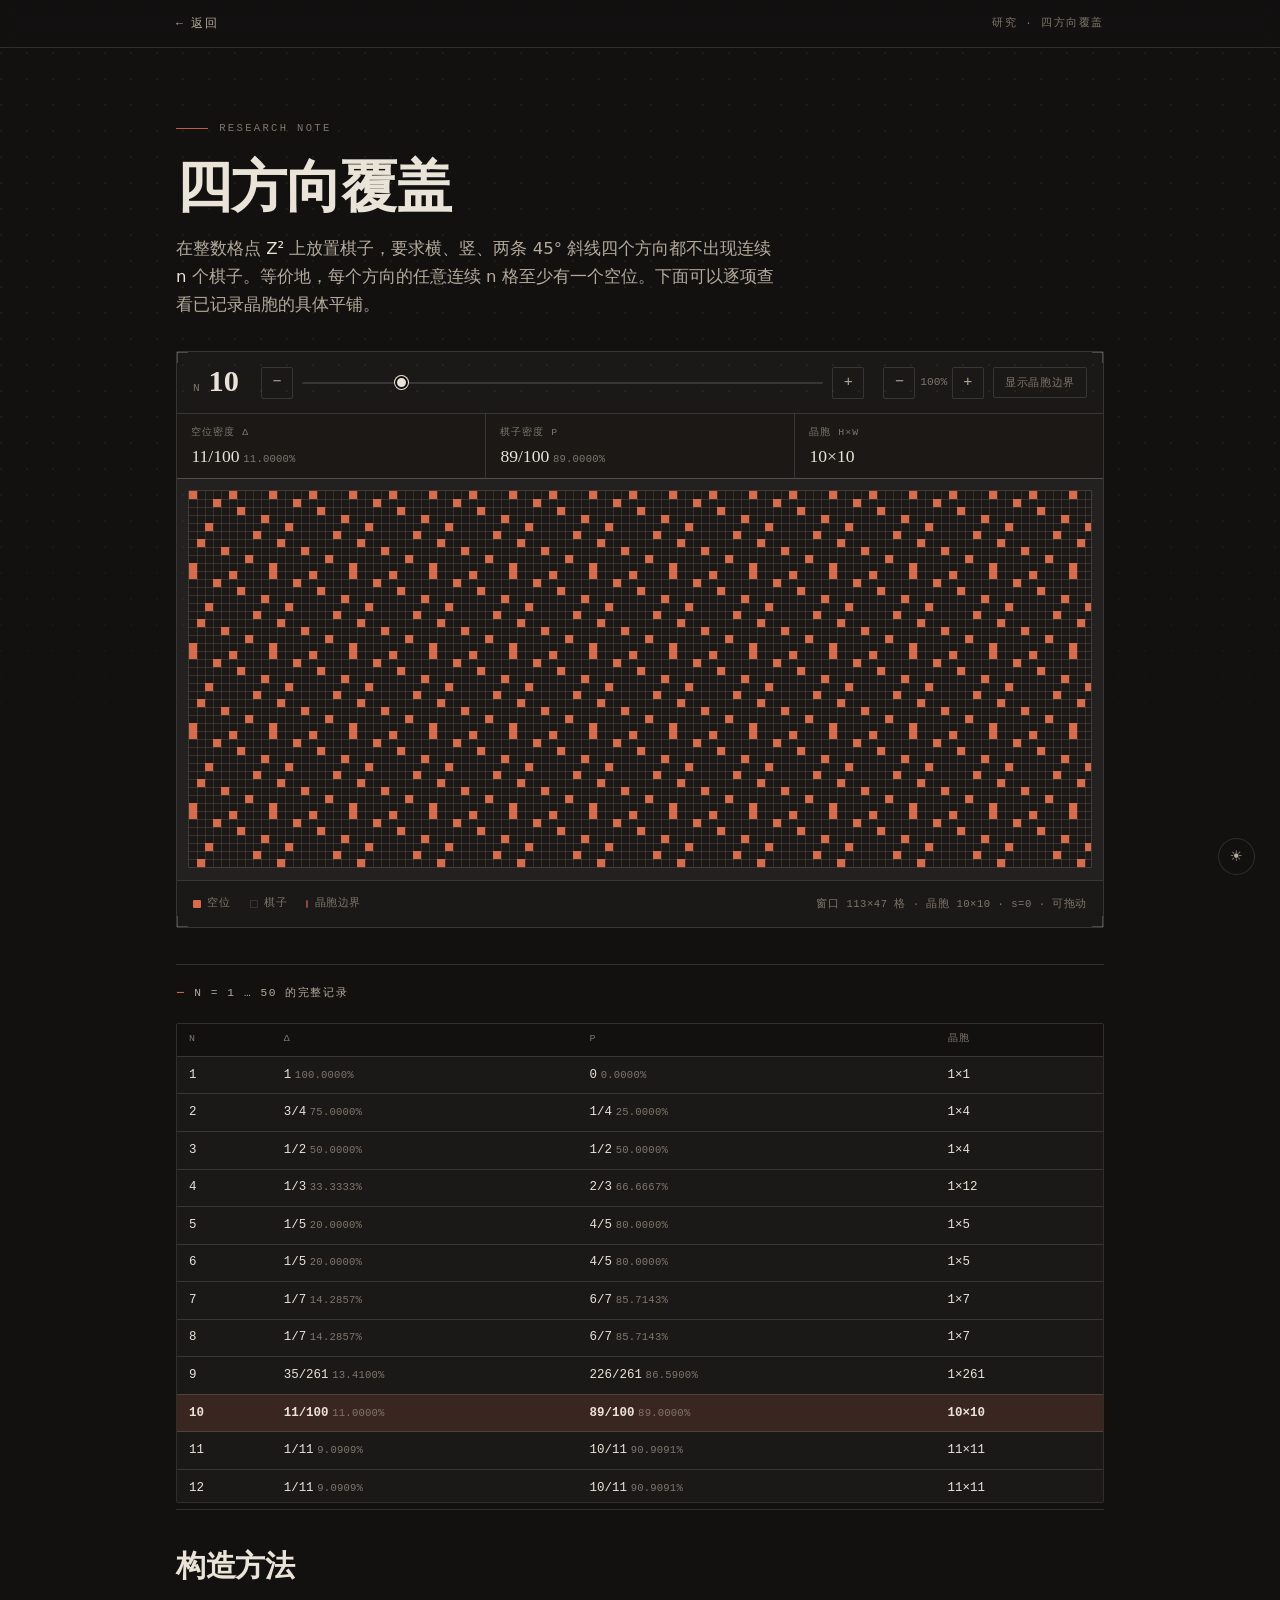
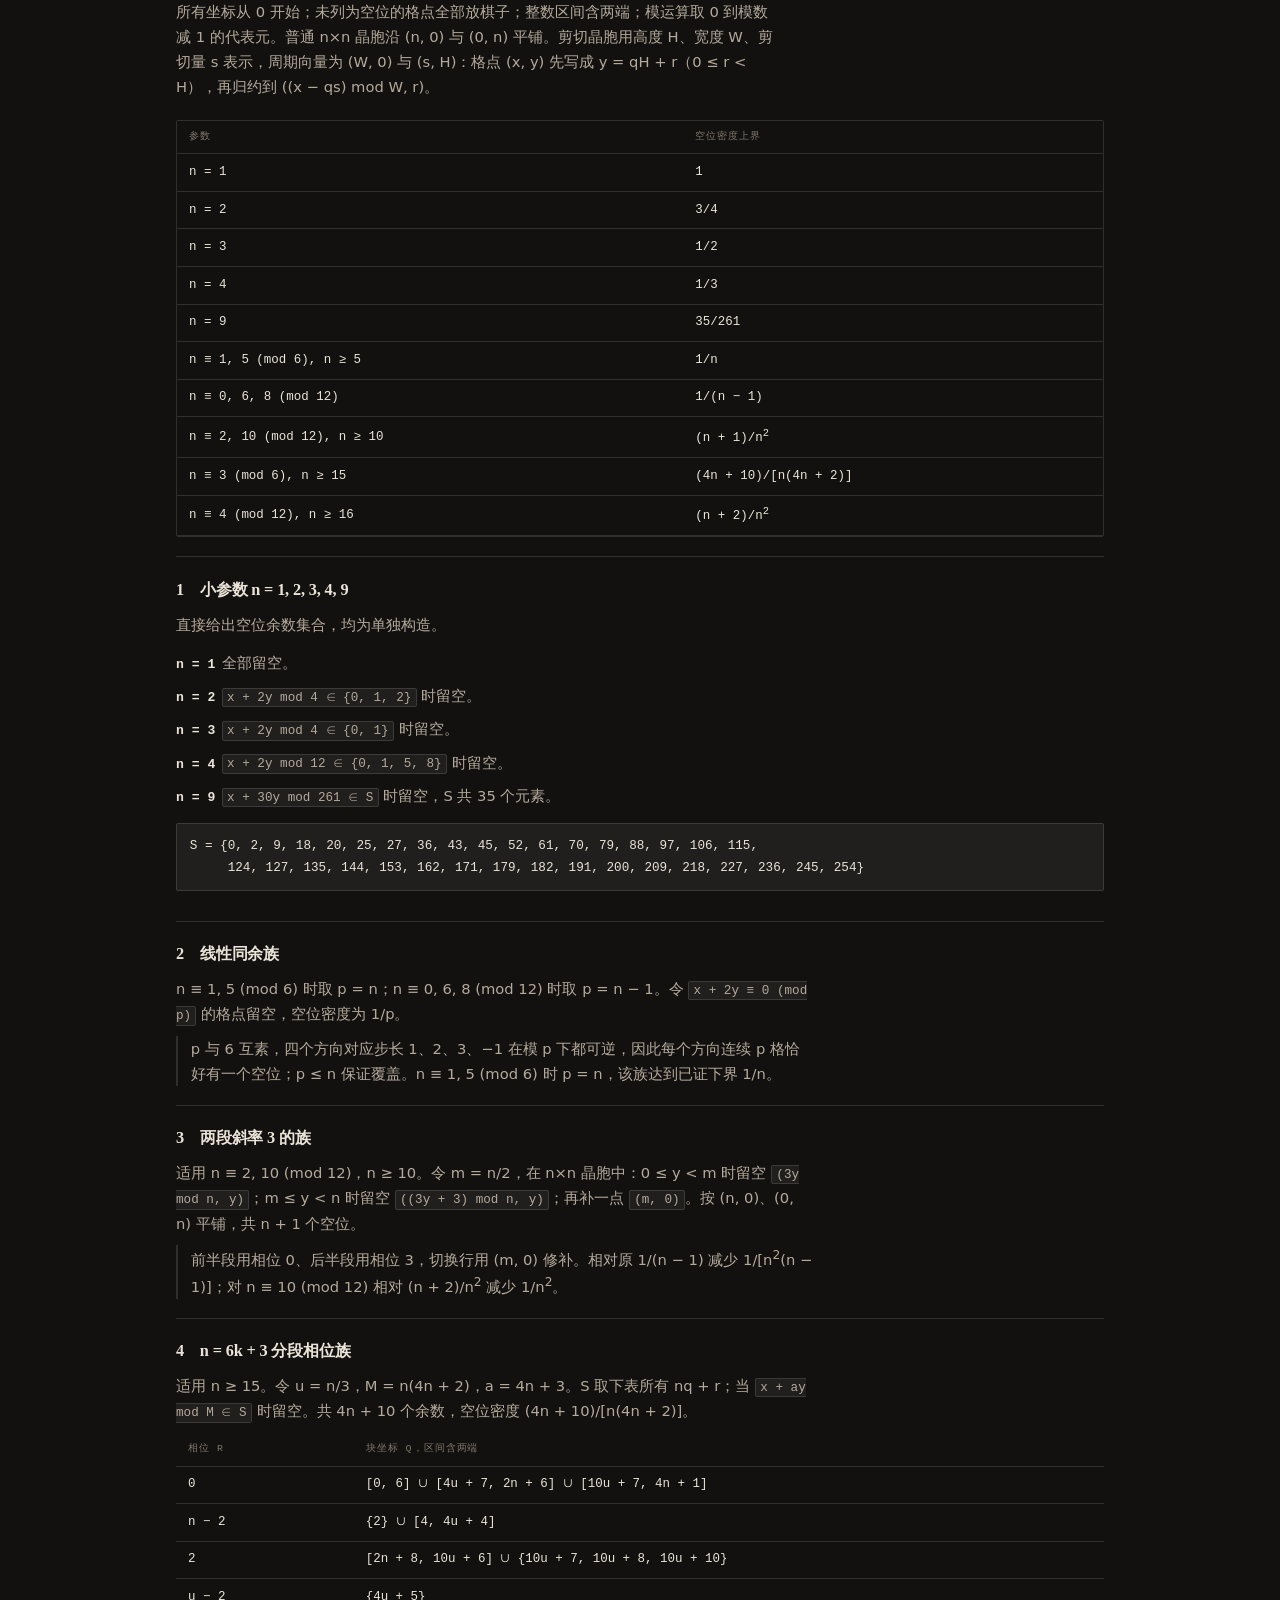
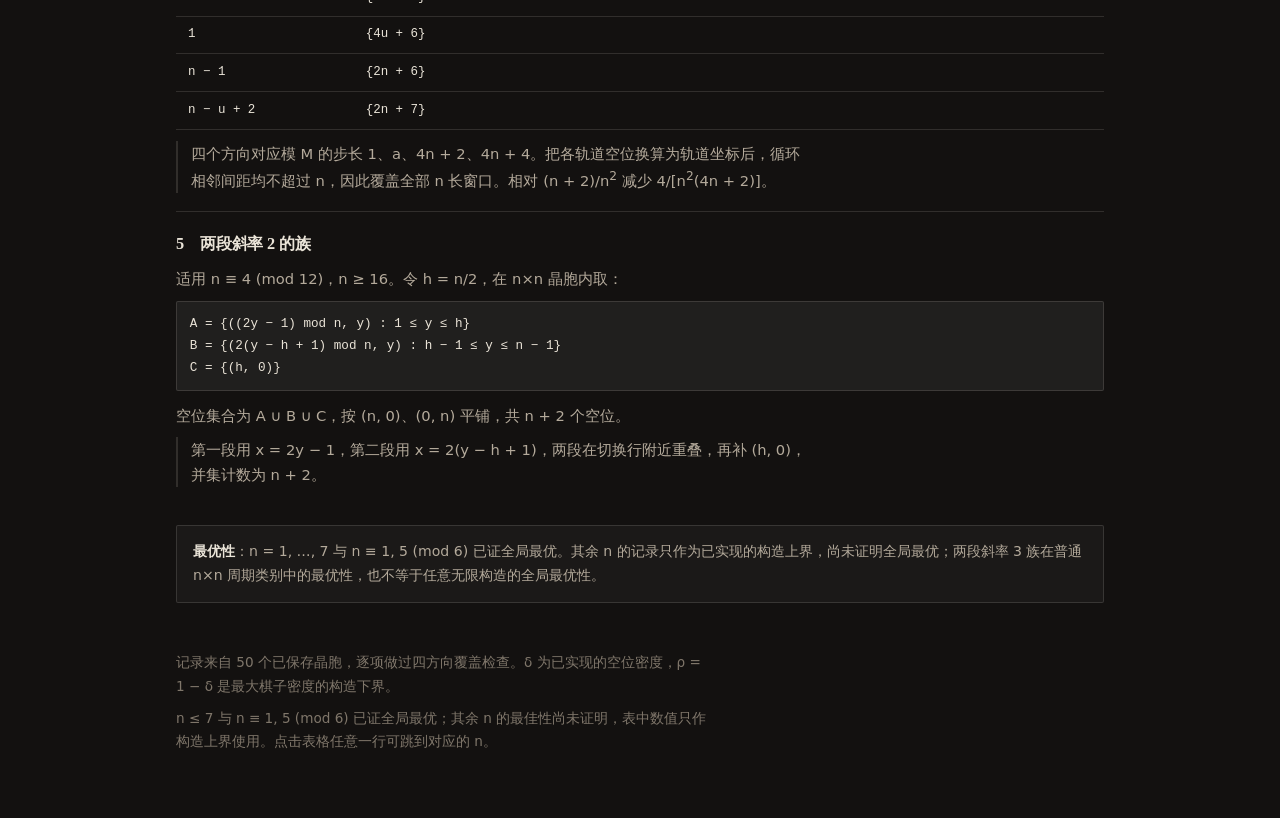
<file: cover.html>
<!doctype html>
<html lang="zh-CN">
<head>
<meta charset="utf-8">
<meta name="viewport" content="width=device-width,initial-scale=1">
<title>四方向覆盖</title>
<meta name="color-scheme" content="light dark">
<link rel="stylesheet" href="./theme.css">
<script>
(function(){
  var t = null;
  try { t = localStorage.getItem('site-theme'); } catch (e) {}
  document.documentElement.setAttribute('data-theme', t || 'dark');
})();
</script>
<link rel="icon" href="data:image/svg+xml,%3Csvg xmlns='http://www.w3.org/2000/svg' viewBox='0 0 16 16'%3E%3Cg fill='%23a6432b'%3E%3Ccircle cx='3.2' cy='3.2' r='1.6'/%3E%3Ccircle cx='12.8' cy='3.2' r='1.6'/%3E%3Ccircle cx='3.2' cy='12.8' r='1.6'/%3E%3Ccircle cx='12.8' cy='12.8' r='1.6'/%3E%3C/g%3E%3C/svg%3E">
<style>
  *,*::before,*::after{box-sizing:border-box}
  html{scroll-behavior:smooth}
  body{
    font-family:var(--sans);font-size:16.5px;line-height:1.7;
  }
  a{color:inherit}
  :focus-visible{outline:2px solid var(--accent);outline-offset:3px}

  .topbar{
    position:sticky;top:0;z-index:20;
    background:var(--btn-bg);
    -webkit-backdrop-filter:blur(8px);backdrop-filter:blur(8px);
    border-bottom:1px solid var(--line);
  }
  .topbar__in{
    max-width:var(--wide);margin:0 auto;
    padding:.85rem var(--pad);
    display:flex;align-items:center;justify-content:space-between;gap:1rem;
  }
  .back{
    display:inline-flex;align-items:center;gap:.45rem;
    font-family:var(--mono);font-size:.72rem;letter-spacing:.12em;text-transform:uppercase;
    color:var(--ink-2);text-decoration:none;transition:color .2s ease;
  }
  .back:hover{color:var(--accent)}
  .crumb{font-family:var(--mono);font-size:.68rem;letter-spacing:.14em;text-transform:uppercase;color:var(--ink-3)}

  .head{max-width:var(--wide);margin:0 auto;padding:clamp(2.4rem,7vw,4.5rem) var(--pad) clamp(1.4rem,3vw,2rem)}
  .kicker{
    display:flex;align-items:center;gap:.7rem;margin:0 0 1.2rem;
    font-family:var(--mono);font-size:.66rem;letter-spacing:.22em;text-transform:uppercase;color:var(--ink-3);
  }
  .kicker::before{content:"";width:2rem;height:1px;background:var(--accent);opacity:.85}
  h1{
    margin:0 0 1.1rem;
    font-family:var(--serif);font-weight:600;
    font-size:clamp(2.2rem,6.5vw,3.5rem);line-height:1.08;letter-spacing:-.02em;
  }
  .def{max-width:58ch;margin:0;color:var(--ink-2)}
  .def b{font-weight:500;color:var(--ink)}

  .viewer{max-width:var(--wide);margin:0 auto;padding:0 var(--pad)}
  .box{
    --len:11px;
    border:1px solid var(--line);border-radius:2px;
    background-color:var(--fill);
    background-image:
      linear-gradient(var(--corner),var(--corner)),linear-gradient(var(--corner),var(--corner)),
      linear-gradient(var(--corner),var(--corner)),linear-gradient(var(--corner),var(--corner)),
      linear-gradient(var(--corner),var(--corner)),linear-gradient(var(--corner),var(--corner)),
      linear-gradient(var(--corner),var(--corner)),linear-gradient(var(--corner),var(--corner));
    background-repeat:no-repeat;
    background-size:
      var(--len) 1px,1px var(--len),var(--len) 1px,1px var(--len),
      var(--len) 1px,1px var(--len),var(--len) 1px,1px var(--len);
    background-position:
      left top,left top,right top,right top,
      left bottom,left bottom,right bottom,right bottom;
  }

  .bar{
    display:flex;flex-wrap:wrap;align-items:center;justify-content:space-between;
    gap:.8rem 1.2rem;padding:.9rem 1rem;border-bottom:1px solid var(--line);
  }
  .nbadge{display:flex;align-items:baseline;gap:.45rem}
  .nbadge .k{font-family:var(--mono);font-size:.7rem;letter-spacing:.14em;text-transform:uppercase;color:var(--ink-3)}
  .nbadge output{
    font-family:var(--serif);font-size:1.9rem;font-weight:600;line-height:1;
    font-variant-numeric:tabular-nums;min-width:2.2ch;
  }
  .nslider{display:flex;align-items:center;gap:.55rem;flex:1 1 12rem;min-width:10rem}
  .step{
    width:2rem;height:2rem;flex:0 0 auto;display:grid;place-items:center;
    border:1px solid var(--line);border-radius:2px;background:transparent;
    font-family:var(--mono);font-size:.95rem;line-height:1;color:var(--ink-2);cursor:pointer;
    transition:border-color .2s ease,color .2s ease,background-color .2s ease;
  }
  .step:hover{border-color:var(--ink-3);color:var(--ink);background-color:var(--fill-2)}
  input[type=range]{
    -webkit-appearance:none;appearance:none;
    width:100%;height:22px;background:transparent;cursor:pointer;margin:0;
  }
  input[type=range]::-webkit-slider-runnable-track{height:2px;background:var(--line);border-radius:2px}
  input[type=range]::-webkit-slider-thumb{
    -webkit-appearance:none;appearance:none;width:13px;height:13px;margin-top:-5.5px;
    border-radius:50%;background:var(--ink);border:2px solid var(--paper);
    box-shadow:0 0 0 1px var(--ink);
  }
  input[type=range]::-moz-range-track{height:2px;background:var(--line);border-radius:2px}
  input[type=range]::-moz-range-thumb{width:11px;height:11px;border-radius:50%;background:var(--ink);border:2px solid var(--paper)}

  .tools{display:flex;align-items:center;gap:.55rem;flex-wrap:wrap}
  .zoom{display:flex;align-items:center;gap:.3rem}
  .zoomv{
    font-family:var(--mono);font-size:.7rem;color:var(--ink-3);
    min-width:3.8ch;text-align:center;font-variant-numeric:tabular-nums;
  }
  .toggle{
    font-family:var(--mono);font-size:.68rem;letter-spacing:.06em;white-space:nowrap;
    padding:.44rem .7rem;border:1px solid var(--line);border-radius:2px;background:transparent;
    color:var(--ink-3);cursor:pointer;
    transition:background-color .2s ease,color .2s ease,border-color .2s ease;
  }
  .toggle:hover{border-color:var(--ink-3);color:var(--ink)}
  .toggle[aria-pressed="true"]{background:var(--ink);color:var(--paper);border-color:var(--ink)}

  .stats{
    display:grid;grid-template-columns:repeat(3,minmax(0,1fr));
    gap:1px;margin:0;background:var(--line);border-bottom:1px solid var(--line);
  }
  .stats>div{background:var(--paper-2);padding:.7rem .9rem;min-width:0}
  .stats dt{
    margin:0 0 .25rem;font-family:var(--mono);font-size:.62rem;letter-spacing:.1em;
    text-transform:uppercase;color:var(--ink-3);white-space:nowrap;overflow:hidden;text-overflow:ellipsis;
  }
  .stats dd{
    margin:0;font-family:var(--serif);font-size:1.1rem;line-height:1.2;
    font-variant-numeric:tabular-nums;
  }
  .pct{
    margin-left:.35em;
    font-family:var(--mono);font-size:.66rem;font-weight:400;
    letter-spacing:.02em;color:var(--ink-3);
  }

  .canvaswrap{padding:.7rem;background:var(--fill)}
  #tile{
    display:block;width:100%;height:clamp(240px,42vh,420px);
    border:1px solid var(--line);border-radius:1px;
    cursor:grab;touch-action:none;
  }
  #tile:active{cursor:grabbing}

  .bar--foot{
    border-bottom:0;border-top:1px solid var(--line);
    font-family:var(--mono);font-size:.66rem;letter-spacing:.05em;color:var(--ink-3);
    align-items:center;
  }
  .legend{display:inline-flex;align-items:center;gap:.4rem;white-space:nowrap}
  .legend i{width:8px;height:8px;display:inline-block;border-radius:1px}
  .legend .dot{background:var(--accent)}
  .legend .sq{background:var(--paper-2);border:1px solid var(--line)}
  .legend .band{width:2px;background:var(--accent-mid);border:0}
  .note{margin-left:auto;text-align:right;line-height:1.6}

  .recordsWrap{max-width:var(--wide);margin:0 auto;padding:clamp(1.4rem,4vw,2.2rem) var(--pad) 0}
  details{border-top:1px solid var(--line)}
  summary{
    display:flex;align-items:center;gap:.6rem;padding:1.05rem 0;cursor:pointer;
    list-style:none;font-family:var(--mono);font-size:.7rem;letter-spacing:.14em;
    text-transform:uppercase;color:var(--ink-2);
  }
  summary::-webkit-details-marker{display:none}
  summary::before{content:"+";font-size:.9rem;color:var(--accent);width:1ch}
  details[open] summary::before{content:"−"}
  summary:hover{color:var(--ink)}
  .tableScroll{max-height:min(58vh,30rem);overflow:auto;border:1px solid var(--line);border-radius:2px;margin-bottom:.4rem}
  table{width:100%;border-collapse:collapse;font-size:.85rem;background:var(--fill)}
  th,td{padding:.48rem .75rem;border-bottom:1px solid var(--line);text-align:left;white-space:nowrap}
  thead th{
    position:sticky;top:0;z-index:1;background:var(--paper);
    font-family:var(--mono);font-size:.62rem;font-weight:400;letter-spacing:.1em;
    text-transform:uppercase;color:var(--ink-3);
  }
  tbody td.num{font-family:var(--mono);font-size:.78rem;font-variant-numeric:tabular-nums}
  #tbody tr{cursor:pointer}
  #tbody tr.is-current{background:var(--accent-soft)}
  #tbody tr.is-current td{font-weight:600}
  #tbody tr:hover{background:var(--hover)}

  /* 构造方法 */
  .methods{max-width:var(--wide);margin:0 auto;padding:0 var(--pad)}
  .secTitle{
    margin:0 0 .9rem;padding-top:clamp(1.6rem,4vw,2.4rem);
    border-top:1px solid var(--line);
    font-family:var(--serif);font-weight:600;
    font-size:clamp(1.4rem,3vw,1.9rem);line-height:1.2;letter-spacing:-.01em;
  }
  .lead{margin:0 0 1.3rem;max-width:64ch;color:var(--ink-2);font-size:.92rem}
  .mList{list-style:none;margin:1.2rem 0 0;padding:0}
  .m{padding:1.15rem 0;border-top:1px solid var(--line)}
  .m h3{
    margin:0 0 .5rem;font-family:var(--serif);font-weight:600;
    font-size:1.02rem;letter-spacing:-.01em;
  }
  .m p{margin:0 0 .6rem;max-width:68ch;color:var(--ink-2);font-size:.92rem}
  .m p:last-child{margin-bottom:0}
  .m code,.set{
    font-family:var(--mono);font-size:.79rem;
    background:var(--fill-2);border:1px solid var(--line);border-radius:2px;
    padding:.1em .34em;
  }
  .set{
    display:block;white-space:pre-wrap;word-break:break-word;
    line-height:1.75;padding:.7rem .8rem;margin:.5rem 0 .7rem;overflow-x:auto;
  }
  .why{color:var(--ink-3);font-size:.85rem;border-left:2px solid var(--line);padding-left:.8rem}
  .rules{list-style:none;margin:.3rem 0 .6rem;padding:0;font-size:.92rem;color:var(--ink-2)}
  .rules li{padding:.22rem 0}
  .rules b{font-family:var(--mono);font-size:.82rem;color:var(--ink);margin-right:.4rem}
  .catTable{margin:0 0 1.2rem;overflow-x:auto;border:1px solid var(--line);border-radius:2px}
  .catTable table{margin:0;background:transparent}
  .catTable thead th{position:static}
  .m table{margin:.3rem 0 .7rem;background:transparent;font-size:.82rem}
  .m thead th{position:static}
  .noteBox{
    margin-top:1.2rem;padding:.9rem 1rem;
    border:1px solid var(--line);border-radius:2px;
    background:var(--fill);
    font-size:.88rem;color:var(--ink-2);
  }
  .noteBox p{margin:0}
  .noteBox b{color:var(--ink)}

  .foot{
    max-width:var(--wide);margin:0 auto;
    padding:clamp(2rem,5vw,3rem) var(--pad) 4rem;
    font-size:.85rem;color:var(--ink-3);
  }
  .foot p{max-width:62ch;margin:0 0 .6rem}
  .foot p:last-child{margin-bottom:0}

  @media (max-width:760px){
    body{font-size:16px}
    .stats{grid-template-columns:repeat(2,minmax(0,1fr))}
    .stats>div:last-child{grid-column:1 / -1}
    .note{margin-left:0;text-align:left;width:100%}
    .nslider{order:3;flex-basis:100%}
    .tools{margin-left:auto}
  }
  @media (prefers-reduced-motion:reduce){
    html{scroll-behavior:auto}
  }
</style>
</head>
<body>

<div class="topbar">
  <div class="topbar__in">
    <a class="back" href="./"><span aria-hidden="true">←</span> 返回</a>
    <span class="crumb">研究 · 四方向覆盖</span>
  </div>
</div>

<header class="head">
  <p class="kicker">Research Note</p>
  <h1>四方向覆盖</h1>
  <p class="def">在整数格点 <b>Z²</b> 上放置棋子，要求横、竖、两条 45° 斜线四个方向都不出现连续 <b>n</b> 个棋子。等价地，每个方向的任意连续 n 格至少有一个空位。下面可以逐项查看已记录晶胞的具体平铺。</p>
</header>

<main>
  <section class="viewer" aria-label="平铺查看器">
    <div class="box">

      <div class="bar">
        <div class="nbadge">
          <span class="k">n</span>
          <output id="nOut" for="nRange">10</output>
        </div>
        <div class="nslider">
          <button class="step" type="button" data-step="-1" aria-label="n 减一">−</button>
          <input id="nRange" type="range" min="1" max="50" step="1" value="10" aria-label="参数 n，范围 1 到 50">
          <button class="step" type="button" data-step="1" aria-label="n 加一">+</button>
        </div>
        <div class="tools">
          <div class="zoom" role="group" aria-label="缩放">
            <button class="step" type="button" data-zoom="-1" aria-label="缩小">−</button>
            <output id="zoomOut" class="zoomv">100%</output>
            <button class="step" type="button" data-zoom="1" aria-label="放大">+</button>
          </div>
          <button class="toggle" type="button" id="borderBtn" aria-pressed="false">显示晶胞边界</button>
        </div>
      </div>

      <dl class="stats">
        <div><dt>空位密度 δ</dt><dd id="stDelta">—</dd></div>
        <div><dt>棋子密度 ρ</dt><dd id="stRho">—</dd></div>
        <div><dt>晶胞 H×W</dt><dd id="stCell">—</dd></div>
      </dl>

      <div class="canvaswrap">
        <canvas id="tile" role="img" aria-label="该 n 的平铺视图"></canvas>
      </div>

      <div class="bar bar--foot">
        <span class="legend"><i class="dot"></i>空位</span>
        <span class="legend"><i class="sq"></i>棋子</span>
        <span class="legend" id="bandLegend" hidden><i class="band"></i>晶胞边界</span>
        <span class="note" id="note"></span>
      </div>

    </div>
  </section>

  <section class="recordsWrap">
    <details id="records" open>
      <summary>n = 1 … 50 的完整记录</summary>
      <div class="tableScroll">
        <table>
          <thead>
            <tr><th scope="col">n</th><th scope="col">δ</th><th scope="col">ρ</th><th scope="col">晶胞</th></tr>
          </thead>
          <tbody id="tbody"></tbody>
        </table>
      </div>
    </details>
  </section>

  <section class="methods">
    <h2 class="secTitle">构造方法</h2>
    <p class="lead">所有坐标从 0 开始；未列为空位的格点全部放棋子；整数区间含两端；模运算取 0 到模数减 1 的代表元。普通 n×n 晶胞沿 (n, 0) 与 (0, n) 平铺。剪切晶胞用高度 H、宽度 W、剪切量 s 表示，周期向量为 (W, 0) 与 (s, H)：格点 (x, y) 先写成 y = qH + r（0 ≤ r &lt; H），再归约到 ((x − qs) mod W, r)。</p>

    <div class="catTable">
      <table>
        <thead><tr><th scope="col">参数</th><th scope="col">空位密度上界</th></tr></thead>
        <tbody>
          <tr><td class="num">n = 1</td><td class="num">1</td></tr>
          <tr><td class="num">n = 2</td><td class="num">3/4</td></tr>
          <tr><td class="num">n = 3</td><td class="num">1/2</td></tr>
          <tr><td class="num">n = 4</td><td class="num">1/3</td></tr>
          <tr><td class="num">n = 9</td><td class="num">35/261</td></tr>
          <tr><td class="num">n ≡ 1, 5 (mod 6), n ≥ 5</td><td class="num">1/n</td></tr>
          <tr><td class="num">n ≡ 0, 6, 8 (mod 12)</td><td class="num">1/(n − 1)</td></tr>
          <tr><td class="num">n ≡ 2, 10 (mod 12), n ≥ 10</td><td class="num">(n + 1)/n<sup>2</sup></td></tr>
          <tr><td class="num">n ≡ 3 (mod 6), n ≥ 15</td><td class="num">(4n + 10)/[n(4n + 2)]</td></tr>
          <tr><td class="num">n ≡ 4 (mod 12), n ≥ 16</td><td class="num">(n + 2)/n<sup>2</sup></td></tr>
        </tbody>
      </table>
    </div>

    <ol class="mList">

      <li class="m">
        <h3>1　小参数 n = 1, 2, 3, 4, 9</h3>
        <p>直接给出空位余数集合，均为单独构造。</p>
        <ul class="rules">
          <li><b>n = 1</b>全部留空。</li>
          <li><b>n = 2</b><code>x + 2y mod 4 ∈ {0, 1, 2}</code> 时留空。</li>
          <li><b>n = 3</b><code>x + 2y mod 4 ∈ {0, 1}</code> 时留空。</li>
          <li><b>n = 4</b><code>x + 2y mod 12 ∈ {0, 1, 5, 8}</code> 时留空。</li>
          <li><b>n = 9</b><code>x + 30y mod 261 ∈ S</code> 时留空，S 共 35 个元素。</li>
        </ul>
        <pre class="set">S = {0, 2, 9, 18, 20, 25, 27, 36, 43, 45, 52, 61, 70, 79, 88, 97, 106, 115,
     124, 127, 135, 144, 153, 162, 171, 179, 182, 191, 200, 209, 218, 227, 236, 245, 254}</pre>
      </li>

      <li class="m">
        <h3>2　线性同余族</h3>
        <p>n ≡ 1, 5 (mod 6) 时取 p = n；n ≡ 0, 6, 8 (mod 12) 时取 p = n − 1。令 <code>x + 2y ≡ 0 (mod p)</code> 的格点留空，空位密度为 1/p。</p>
        <p class="why">p 与 6 互素，四个方向对应步长 1、2、3、−1 在模 p 下都可逆，因此每个方向连续 p 格恰好有一个空位；p ≤ n 保证覆盖。n ≡ 1, 5 (mod 6) 时 p = n，该族达到已证下界 1/n。</p>
      </li>

      <li class="m">
        <h3>3　两段斜率 3 的族</h3>
        <p>适用 n ≡ 2, 10 (mod 12)，n ≥ 10。令 m = n/2，在 n×n 晶胞中：0 ≤ y &lt; m 时留空 <code>(3y mod n, y)</code>；m ≤ y &lt; n 时留空 <code>((3y + 3) mod n, y)</code>；再补一点 <code>(m, 0)</code>。按 (n, 0)、(0, n) 平铺，共 n + 1 个空位。</p>
        <p class="why">前半段用相位 0、后半段用相位 3，切换行用 (m, 0) 修补。相对原 1/(n − 1) 减少 1/[n<sup>2</sup>(n − 1)]；对 n ≡ 10 (mod 12) 相对 (n + 2)/n<sup>2</sup> 减少 1/n<sup>2</sup>。</p>
      </li>

      <li class="m">
        <h3>4　n = 6k + 3 分段相位族</h3>
        <p>适用 n ≥ 15。令 u = n/3，M = n(4n + 2)，a = 4n + 3。S 取下表所有 nq + r；当 <code>x + ay mod M ∈ S</code> 时留空。共 4n + 10 个余数，空位密度 (4n + 10)/[n(4n + 2)]。</p>
        <table>
          <thead><tr><th scope="col">相位 r</th><th scope="col">块坐标 q，区间含两端</th></tr></thead>
          <tbody>
            <tr><td class="num">0</td><td class="num">[0, 6] ∪ [4u + 7, 2n + 6] ∪ [10u + 7, 4n + 1]</td></tr>
            <tr><td class="num">n − 2</td><td class="num">{2} ∪ [4, 4u + 4]</td></tr>
            <tr><td class="num">2</td><td class="num">[2n + 8, 10u + 6] ∪ {10u + 7, 10u + 8, 10u + 10}</td></tr>
            <tr><td class="num">u − 2</td><td class="num">{4u + 5}</td></tr>
            <tr><td class="num">1</td><td class="num">{4u + 6}</td></tr>
            <tr><td class="num">n − 1</td><td class="num">{2n + 6}</td></tr>
            <tr><td class="num">n − u + 2</td><td class="num">{2n + 7}</td></tr>
          </tbody>
        </table>
        <p class="why">四个方向对应模 M 的步长 1、a、4n + 2、4n + 4。把各轨道空位换算为轨道坐标后，循环相邻间距均不超过 n，因此覆盖全部 n 长窗口。相对 (n + 2)/n<sup>2</sup> 减少 4/[n<sup>2</sup>(4n + 2)]。</p>
      </li>

      <li class="m">
        <h3>5　两段斜率 2 的族</h3>
        <p>适用 n ≡ 4 (mod 12)，n ≥ 16。令 h = n/2，在 n×n 晶胞内取：</p>
        <pre class="set">A = {((2y − 1) mod n, y) : 1 ≤ y ≤ h}
B = {(2(y − h + 1) mod n, y) : h − 1 ≤ y ≤ n − 1}
C = {(h, 0)}</pre>
        <p>空位集合为 A ∪ B ∪ C，按 (n, 0)、(0, n) 平铺，共 n + 2 个空位。</p>
        <p class="why">第一段用 x = 2y − 1，第二段用 x = 2(y − h + 1)，两段在切换行附近重叠，再补 (h, 0)，并集计数为 n + 2。</p>
      </li>

    </ol>

    <div class="noteBox">
      <p><b>最优性</b>：n = 1, …, 7 与 n ≡ 1, 5 (mod 6) 已证全局最优。其余 n 的记录只作为已实现的构造上界，尚未证明全局最优；两段斜率 3 族在普通 n×n 周期类别中的最优性，也不等于任意无限构造的全局最优性。</p>
    </div>
  </section>

  <footer class="foot">
    <p>记录来自 50 个已保存晶胞，逐项做过四方向覆盖检查。δ 为已实现的空位密度，ρ = 1 − δ 是最大棋子密度的构造下界。</p>
    <p>n ≤ 7 与 n ≡ 1, 5 (mod 6) 已证全局最优；其余 n 的最佳性尚未证明，表中数值只作构造上界使用。点击表格任意一行可跳到对应的 n。</p>
  </footer>
</main>

<script>
(function(){
  'use strict';

  var canvas = document.getElementById('tile');
  var ctx = canvas.getContext('2d');
  var nOut = document.getElementById('nOut');
  var nRange = document.getElementById('nRange');
  var zoomOut = document.getElementById('zoomOut');
  var borderBtn = document.getElementById('borderBtn');
  var bandLegend = document.getElementById('bandLegend');
  var note = document.getElementById('note');
  var tbody = document.getElementById('tbody');
  var st = {
    delta: document.getElementById('stDelta'),
    rho: document.getElementById('stRho'),
    cell: document.getElementById('stCell')
  };

  var DATA = null;
  var curN = 10;
  var zoom = 8;                     // 每格像素
  var pan = { x: 0, y: 0 };         // 画布像素偏移
  var showBorder = false;
  var drag = null;
  // 画布颜色跟随主题变量
  var CV = { bg: '#fffdf7', grid: 'rgba(20,16,13,.06)', mark: '#a6432b' };
  function refreshColors(){
    var cs = getComputedStyle(document.documentElement);
    CV.bg = cs.getPropertyValue('--cv-bg').trim() || CV.bg;
    CV.grid = cs.getPropertyValue('--cv-grid-soft').trim() || CV.grid;
    CV.mark = cs.getPropertyValue('--cv-mark').trim() || CV.mark;
  }

  function gcd(a, b){ while (b) { var t = a % b; a = b; b = t; } return a; }
  function frac(num, den){
    if (!den) return '—';
    var g = gcd(num, den) || 1;
    var n = num / g, d = den / g;
    return d === 1 ? String(n) : n + '/' + d;
  }
  function mod(v, m){ return ((v % m) + m) % m; }
  function pct(num, den){ return den ? (num / den * 100).toFixed(4) + '%' : '—'; }

  function buildTable(){
    var frag = document.createDocumentFragment();
    Object.keys(DATA).map(Number).sort(function(a,b){ return a - b; }).forEach(function(n){
      var r = DATA[String(n)];
      var total = r.H * r.W;
      var tr = document.createElement('tr');
      tr.dataset.n = String(n);
      tr.innerHTML =
        '<td class="num">' + n + '</td>' +
        '<td class="num">' + frac(r.B, total) + '<span class="pct">' + pct(r.B, total) + '</span></td>' +
        '<td class="num">' + frac(total - r.B, total) + '<span class="pct">' + pct(total - r.B, total) + '</span></td>' +
        '<td class="num">' + r.H + '×' + r.W + '</td>';
      frag.appendChild(tr);
    });
    tbody.appendChild(frag);
  }

  function markRow(){
    var prev = tbody.querySelector('tr.is-current');
    if (prev) prev.classList.remove('is-current');
    var cur = tbody.querySelector('tr[data-n="' + curN + '"]');
    if (cur) cur.classList.add('is-current');
  }

  function updateStats(rec){
    var total = rec.H * rec.W;
    st.delta.innerHTML = frac(rec.B, total) + '<span class="pct">' + pct(rec.B, total) + '</span>';
    st.rho.innerHTML = frac(total - rec.B, total) + '<span class="pct">' + pct(total - rec.B, total) + '</span>';
    st.cell.textContent = rec.H + '×' + rec.W;
    nOut.textContent = String(curN);
  }

  function fitCanvas(){
    var cssW = canvas.clientWidth, cssH = canvas.clientHeight;
    if (!cssW || !cssH) return null;
    var dpr = Math.min(window.devicePixelRatio || 1, 2);
    var w = Math.round(cssW * dpr), h = Math.round(cssH * dpr);
    if (canvas.width !== w || canvas.height !== h) { canvas.width = w; canvas.height = h; }
    ctx.setTransform(dpr, 0, 0, dpr, 0, 0);
    ctx.fillStyle = CV.bg;
    ctx.fillRect(0, 0, cssW, cssH);
    return { w: cssW, h: cssH };
  }

  function drawTile(rec, size){
    var H = rec.H, W = rec.W, s = rec.s, cells = rec.cells;
    var cell = zoom;
    var cols = Math.ceil(size.w / cell);
    var rows = Math.ceil(size.h / cell);

    var ox = Math.floor(pan.x / cell);            // 起始格列
    var oy = Math.floor(pan.y / cell);            // 起始格行
    var sx = -(pan.x - ox * cell);                // 亚像素偏移
    var sy = -(pan.y - oy * cell);

    // 晶胞边界：沿格线走成阶梯，水平边在 y = qH，竖边在 x = qs + jW
    if (showBorder) {
      var qTop = Math.floor(oy / H) - 1;
      var qBot = Math.floor((oy + rows) / H) + 1;
      ctx.strokeStyle = CV.mark;
      ctx.lineWidth = 1;
      ctx.beginPath();

      for (var q = qTop; q <= qBot; q++) {
        var yTop = sy + (q * H - oy) * cell;
        var yBot = sy + ((q + 1) * H - oy) * cell;
        var jS = Math.floor((ox - q * s) / W) - 2;
        var jE = Math.ceil((ox + cols - q * s) / W) + 2;

        // 水平边：该行带的顶边，长度 W
        if (yTop >= -0.5 && yTop <= size.h + 0.5) {
          var hy = Math.round(yTop) + 0.5;
          for (var j = jS; j <= jE; j++) {
            var hx = sx + (q * s + j * W - ox) * cell;
            ctx.moveTo(hx, hy);
            ctx.lineTo(hx + W * cell, hy);
          }
        }

        // 竖直边：该行带的左边界，高度 H
        if (yBot >= -0.5 && yTop <= size.h + 0.5) {
          for (var jv = jS; jv <= jE; jv++) {
            var vx = Math.round(sx + (q * s + jv * W - ox) * cell) + 0.5;
            ctx.moveTo(vx, yTop);
            ctx.lineTo(vx, yBot);
          }
        }
      }
      ctx.stroke();
    }

    // 网格线先画，空位块会盖住它
    if (cell >= 6) {
      ctx.strokeStyle = CV.grid;
      ctx.lineWidth = 1;
      ctx.beginPath();
      for (var mi = 1; mi < cols; mi++) {
        var lx = Math.round(sx + mi * cell) + .5;
        ctx.moveTo(lx, 0); ctx.lineTo(lx, size.h);
      }
      for (var mj = 1; mj < rows; mj++) {
        var ly = Math.round(sy + mj * cell) + .5;
        ctx.moveTo(0, ly); ctx.lineTo(size.w, ly);
      }
      ctx.stroke();
    }

    // 空位整格填满
    ctx.fillStyle = CV.mark;
    for (var y = 0; y < rows; y++) {
      var gy = oy + y;
      var q = Math.floor(gy / H), r = mod(gy, H);
      var sh = mod(q * s, W);
      var base = r * W;
      var col = mod(ox - sh, W);
      var py = Math.round(sy + y * cell);
      var ph = Math.round(sy + (y + 1) * cell) - py;
      for (var x = 0; x < cols; x++) {
        if (cells.charCodeAt(base + col) === 49) {
          var px = Math.round(sx + x * cell);
          ctx.fillRect(px, py, Math.round(sx + (x + 1) * cell) - px, ph);
        }
        col++;
        if (col === W) col = 0;
      }
    }

    return '窗口 ' + cols + '×' + rows + ' 格 · 晶胞 ' + H + '×' + W + ' · s=' + s + ' · 可拖动';
  }

  function render(){
    refreshColors();
    if (!DATA) return;
    var rec = DATA[String(curN)];
    if (!rec) return;

    updateStats(rec);
    markRow();
    canvas.setAttribute('aria-label', 'n=' + curN + ' 的四方向覆盖平铺视图');
    borderBtn.setAttribute('aria-pressed', String(showBorder));
    bandLegend.hidden = !showBorder;
    zoomOut.textContent = Math.round(zoom / 8 * 100) + '%';

    var size = fitCanvas();
    if (!size) return;
    note.textContent = drawTile(rec, size);
  }

  function setN(v){
    curN = Math.max(1, Math.min(50, v | 0));
    nRange.value = String(curN);
    render();
  }

  function setZoom(nz){
    var old = zoom;
    zoom = Math.max(2.5, Math.min(28, nz));
    // 以画布中心为锚点缩放
    var cw = canvas.clientWidth, ch = canvas.clientHeight;
    if (cw && ch && old > 0) {
      var cx = pan.x + cw / 2, cy = pan.y + ch / 2;
      pan.x = cx / old * zoom - cw / 2;
      pan.y = cy / old * zoom - ch / 2;
    }
    render();
  }

  function init(){
    buildTable();
    tbody.addEventListener('click', function(e){
      var tr = e.target.closest('tr');
      if (tr && tr.dataset.n) setN(+tr.dataset.n);
    });
    nRange.addEventListener('input', function(){ setN(+nRange.value); });
    document.querySelectorAll('[data-step]').forEach(function(b){
      b.addEventListener('click', function(){ setN(curN + (+b.dataset.step)); });
    });
    document.querySelectorAll('[data-zoom]').forEach(function(b){
      b.addEventListener('click', function(){
        var dir = +b.dataset.zoom;
        setZoom(dir > 0 ? zoom * 1.25 : zoom / 1.25);
      });
    });
    borderBtn.addEventListener('click', function(){
      showBorder = !showBorder;
      render();
    });
    canvas.addEventListener('wheel', function(e){
      e.preventDefault();
      setZoom(e.deltaY < 0 ? zoom * 1.12 : zoom / 1.12);
    }, { passive: false });
    canvas.addEventListener('pointerdown', function(e){
      drag = { sx: e.clientX, sy: e.clientY, px: pan.x, py: pan.y };
      try { canvas.setPointerCapture(e.pointerId); } catch (err) {}
      canvas.style.cursor = 'grabbing';
    });
    canvas.addEventListener('pointermove', function(e){
      if (!drag) return;
      pan.x = drag.px - (e.clientX - drag.sx);
      pan.y = drag.py - (e.clientY - drag.sy);
      render();
    });
    function endDrag(e){
      drag = null;
      canvas.style.cursor = 'grab';
      try { canvas.releasePointerCapture(e.pointerId); } catch (err) {}
    }
    canvas.addEventListener('pointerup', endDrag);
    canvas.addEventListener('pointercancel', endDrag);

    var t;
    window.addEventListener('resize', function(){
      clearTimeout(t); t = setTimeout(render, 120);
    });
    render();
  }

  fetch('./records.json', { cache: 'no-cache' })
    .then(function(r){
      if (!r.ok) throw new Error('HTTP ' + r.status);
      return r.json();
    })
    .then(function(d){ DATA = d; init(); })
    .catch(function(){
      note.textContent = '数据未能加载：请通过 http(s) 打开本页，file:// 直接打开会被浏览器拦截。';
    });

  window.onThemeChanged = function(){ render(); };
})();
</script>
<button class="theme-btn" id="themeBtn" type="button" aria-label="切换主题">☀</button>
<script>
(function(){
  var root = document.documentElement;
  var btn = document.getElementById('themeBtn');
  var KEY = 'site-theme';
  function paint(t){
    root.setAttribute('data-theme', t);
    if (btn) {
      btn.textContent = t === 'dark' ? '☀' : '☾';
      btn.setAttribute('aria-label', t === 'dark' ? '切到亮色' : '切到暗色');
    }
    if (typeof window.onThemeChanged === 'function') window.onThemeChanged();
  }
  var saved = null;
  try { saved = localStorage.getItem(KEY); } catch (e) {}
  paint(saved || 'dark');
  if (btn) btn.addEventListener('click', function(){
    var next = root.getAttribute('data-theme') === 'dark' ? 'light' : 'dark';
    try { localStorage.setItem(KEY, next); } catch (e) {}
    paint(next);
  });
})();
</script>
</body>
</html>
</file>
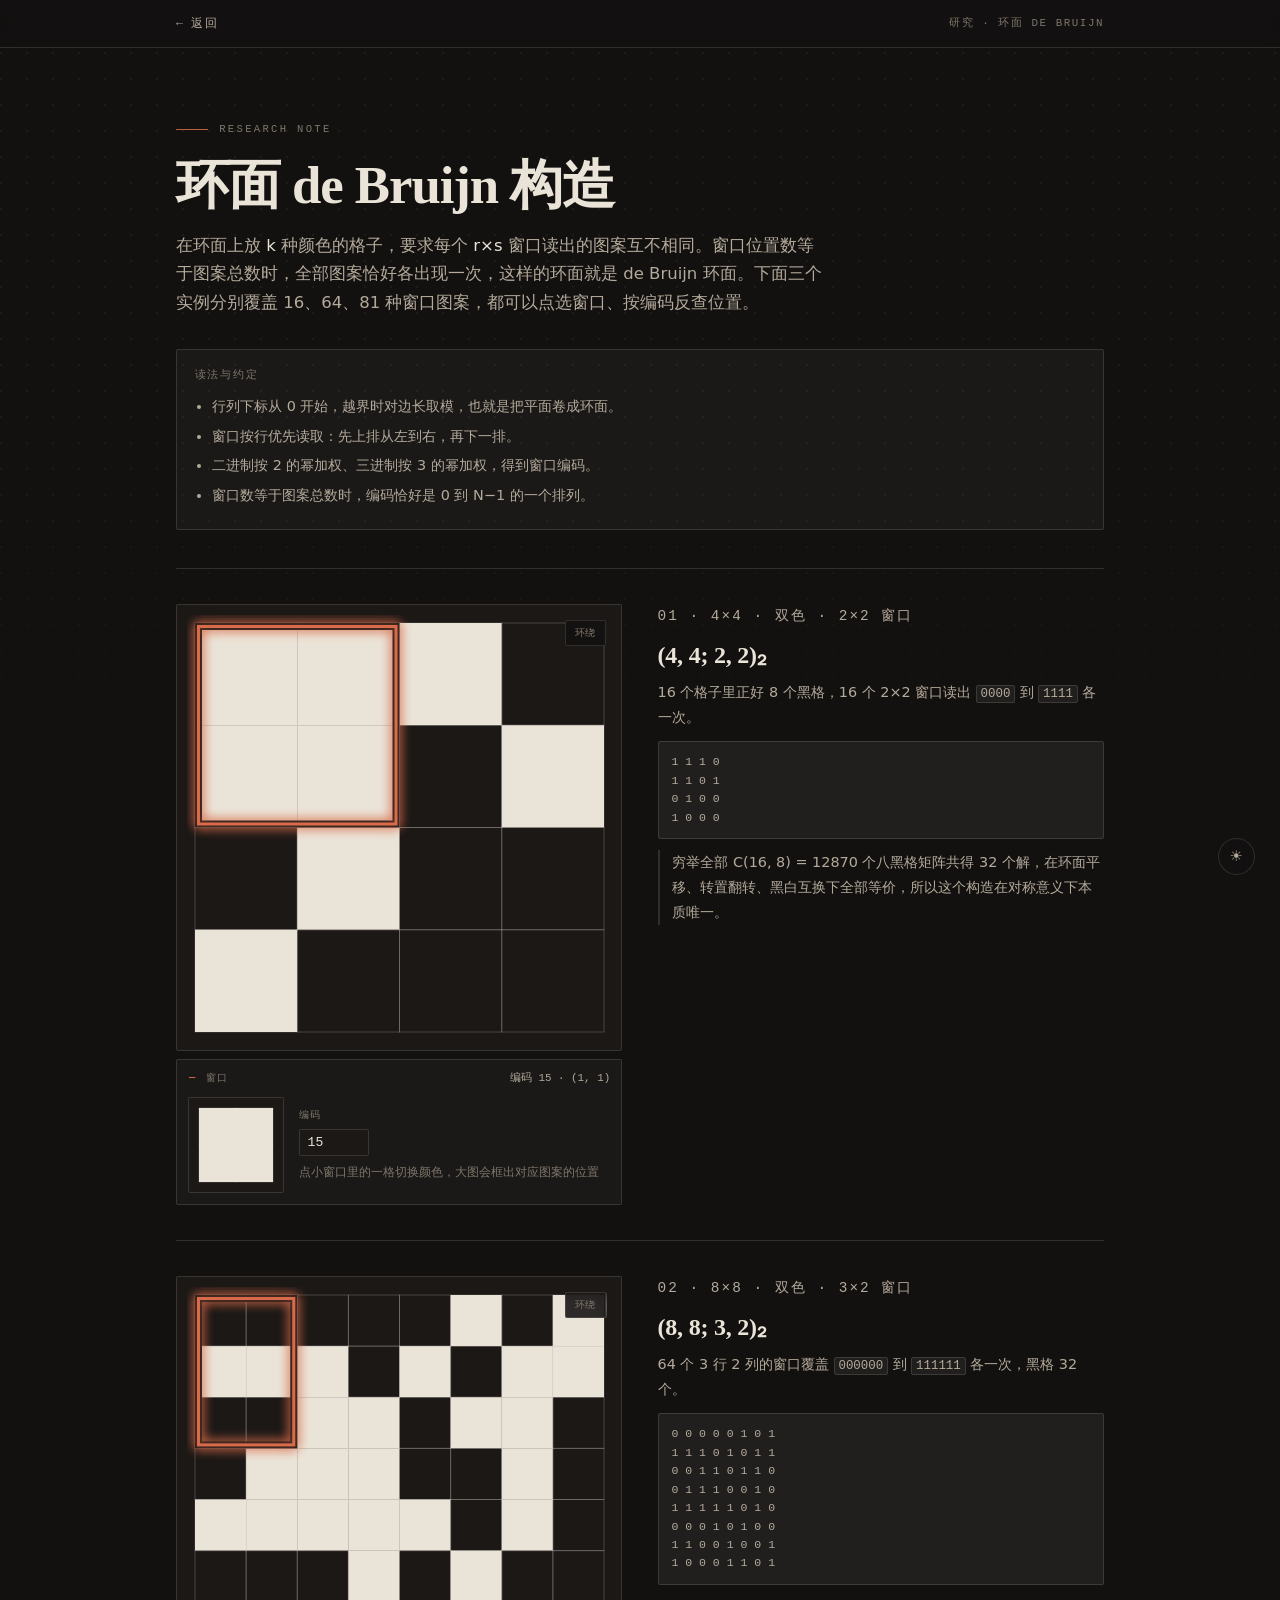
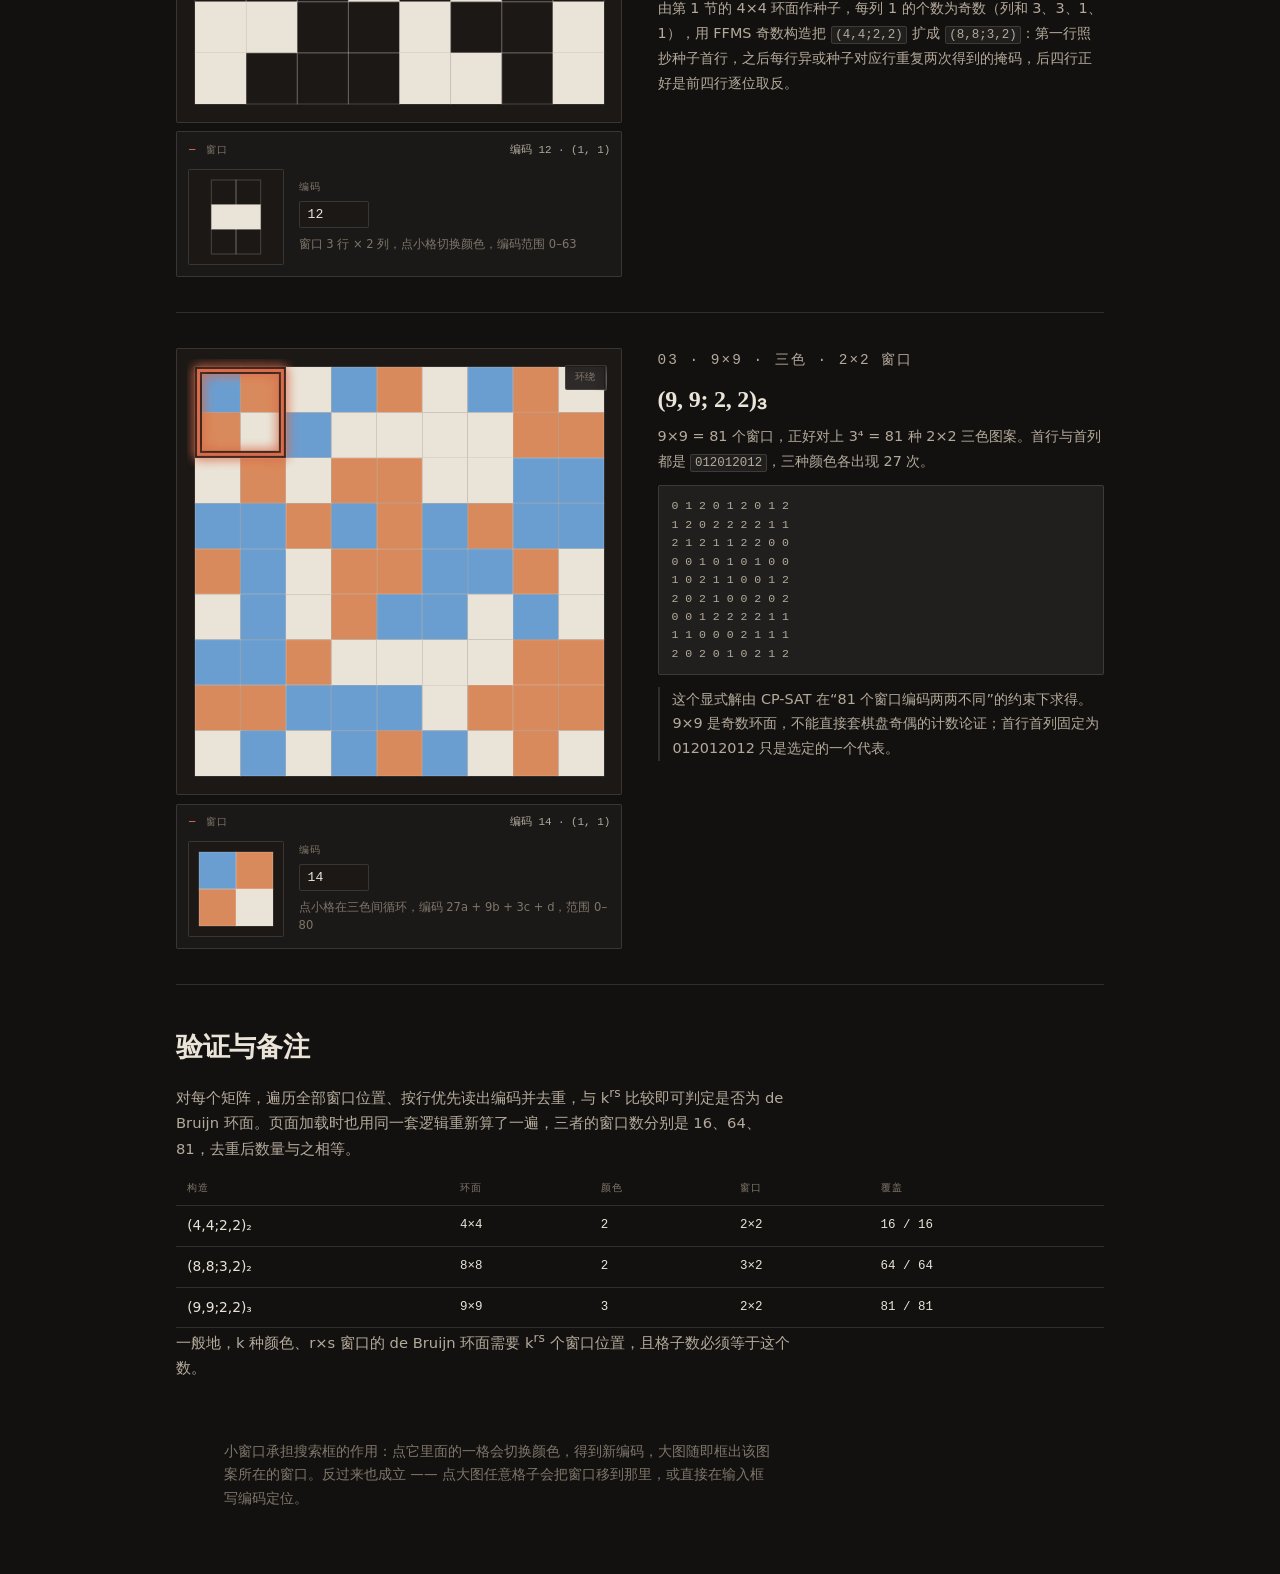
<file: debruijn.html>
<!doctype html>
<html lang="zh-CN">
<head>
<meta charset="utf-8">
<meta name="viewport" content="width=device-width,initial-scale=1">
<title>环面 de Bruijn 构造</title>
<meta name="color-scheme" content="light dark">
<link rel="stylesheet" href="./theme.css">
<script>
(function(){
  var t = null;
  try { t = localStorage.getItem('site-theme'); } catch (e) {}
  document.documentElement.setAttribute('data-theme', t || 'dark');
})();
</script>
<link rel="icon" href="data:image/svg+xml,%3Csvg xmlns='http://www.w3.org/2000/svg' viewBox='0 0 16 16'%3E%3Cg fill='%23a6432b'%3E%3Ccircle cx='3.2' cy='3.2' r='1.6'/%3E%3Ccircle cx='12.8' cy='3.2' r='1.6'/%3E%3Ccircle cx='3.2' cy='12.8' r='1.6'/%3E%3Ccircle cx='12.8' cy='12.8' r='1.6'/%3E%3C/g%3E%3C/svg%3E">
<style>
  *,*::before,*::after{box-sizing:border-box}
  html{scroll-behavior:smooth}
  body{
    font-family:var(--sans);font-size:16.5px;line-height:1.72;
  }
  a{color:inherit}
  :focus-visible{outline:2px solid var(--accent);outline-offset:3px}

  .topbar{
    position:sticky;top:0;z-index:20;
    background:var(--btn-bg);
    -webkit-backdrop-filter:blur(8px);backdrop-filter:blur(8px);
    border-bottom:1px solid var(--line);
  }
  .topbar__in{
    max-width:var(--wide);margin:0 auto;padding:.85rem var(--pad);
    display:flex;align-items:center;justify-content:space-between;gap:1rem;
  }
  .back{
    display:inline-flex;align-items:center;gap:.45rem;text-decoration:none;
    font-family:var(--mono);font-size:.72rem;letter-spacing:.12em;text-transform:uppercase;
    color:var(--ink-2);transition:color .2s ease;
  }
  .back:hover{color:var(--accent)}
  .crumb{font-family:var(--mono);font-size:.68rem;letter-spacing:.14em;text-transform:uppercase;color:var(--ink-3)}

  .head{max-width:var(--wide);margin:0 auto;padding:clamp(2.4rem,7vw,4.5rem) var(--pad) clamp(1.2rem,3vw,2rem)}
  .kicker{
    display:flex;align-items:center;gap:.7rem;margin:0 0 1.2rem;
    font-family:var(--mono);font-size:.66rem;letter-spacing:.22em;text-transform:uppercase;color:var(--ink-3);
  }
  .kicker::before{content:"";width:2rem;height:1px;background:var(--accent);opacity:.85}
  h1{
    margin:0 0 1.1rem;font-family:var(--serif);font-weight:600;
    font-size:clamp(2rem,6vw,3.3rem);line-height:1.08;letter-spacing:-.02em;
  }
  .def{max-width:62ch;margin:0;color:var(--ink-2)}
  .def b{font-weight:500;color:var(--ink)}

  .wrap{max-width:var(--wide);margin:0 auto;padding:0 var(--pad)}
  .rules{
    border:1px solid var(--line);border-radius:2px;
    background:var(--fill);
    padding:1rem 1.1rem;margin:0 0 clamp(1.6rem,4vw,2.4rem);
  }
  .rules h2{
    margin:0 0 .6rem;font-family:var(--mono);font-size:.68rem;
    letter-spacing:.16em;text-transform:uppercase;color:var(--ink-3);font-weight:400;
  }
  .rules ul{margin:0;padding-left:1.1rem;font-size:.9rem;color:var(--ink-2)}
  .rules li{margin:.3rem 0}

  .build{
    display:grid;grid-template-columns:minmax(0,1fr) minmax(0,1fr);
    gap:clamp(1rem,3vw,2.2rem);align-items:start;
    padding:clamp(1.4rem,3.5vw,2.2rem) 0;border-top:1px solid var(--line);
  }
  .col{min-width:0}
  .fig{
    position:relative;
    border:1px solid var(--line);border-radius:2px;
    background:var(--paper-2);padding:.6rem;
  }
  .fig canvas{display:block;width:100%;aspect-ratio:1/1;height:auto;cursor:pointer}
  .wrapbtn{
    position:absolute;top:.95rem;right:.95rem;
    font-family:var(--mono);font-size:.6rem;letter-spacing:.1em;
    padding:.34rem .55rem;border:1px solid var(--line);border-radius:2px;
    background:var(--btn-bg);color:var(--ink-3);cursor:pointer;
    -webkit-backdrop-filter:blur(6px);backdrop-filter:blur(6px);
    transition:background-color .2s ease,color .2s ease,border-color .2s ease;
  }
  .wrapbtn:hover{border-color:var(--ink-3);color:var(--ink)}
  .wrapbtn[aria-pressed="true"]{background:var(--ink);color:var(--paper);border-color:var(--ink)}
  .txt{min-width:0}
  .tag{margin:0 0 .55rem;font-family:var(--mono);font-size:.66rem;letter-spacing:.14em;text-transform:uppercase;color:var(--accent)}
  .txt h2{
    margin:0 0 .6rem;font-family:var(--serif);font-weight:600;
    font-size:clamp(1.2rem,2.6vw,1.5rem);line-height:1.25;letter-spacing:-.01em;
  }
  .txt p{margin:0 0 .7rem;font-size:.9rem;color:var(--ink-2);max-width:52ch}
  .txt p:last-child{margin-bottom:0}
  .why{color:var(--ink-3);font-size:.85rem;border-left:2px solid var(--line);padding-left:.8rem}
  .txt code{
    font-family:var(--mono);font-size:.78rem;
    background:var(--fill-2);border:1px solid var(--line);border-radius:2px;padding:.08em .3em;
  }
  .mx{
    font-family:var(--mono);font-size:.72rem;line-height:1.6;
    margin:.7rem 0;padding:.7rem .8rem;
    background:var(--fill-2);border:1px solid var(--line);border-radius:2px;
    overflow-x:auto;white-space:pre;color:var(--ink-2);
  }

  .probe{
    margin-top:.55rem;
    border:1px solid var(--line);border-radius:2px;
    background:var(--fill);
  }
  .probe summary{
    display:flex;align-items:center;gap:.6rem;
    padding:.55rem .7rem;cursor:pointer;list-style:none;
    font-family:var(--mono);font-size:.68rem;color:var(--ink-3);
  }
  .probe summary::-webkit-details-marker{display:none}
  .probe summary::before{
    content:"+";flex:0 0 auto;width:1ch;
    color:var(--accent);font-size:.82rem;line-height:1;
  }
  .probe[open] summary::before{content:"−"}
  .probe summary:hover{color:var(--ink)}
  .probe__label{font-size:.62rem;letter-spacing:.14em;text-transform:uppercase}
  .probe__state{margin-left:auto;color:var(--ink-2);font-variant-numeric:tabular-nums}
  .probe__body{display:flex;gap:.9rem;align-items:center;padding:0 .7rem .7rem}
  .probe canvas{
    width:96px;height:96px;flex:0 0 96px;display:block;
    border:1px solid var(--line);border-radius:2px;background:var(--paper-2);
    cursor:pointer;transition:border-color .2s ease;
  }
  .probe canvas:hover{border-color:var(--ink-3)}
  .probe__side{display:flex;flex-direction:column;gap:.3rem;min-width:0}
  .probe__lab{font-family:var(--mono);font-size:.6rem;letter-spacing:.14em;text-transform:uppercase;color:var(--ink-3)}
  .probe__inp{
    width:9ch;padding:.32rem .5rem;
    border:1px solid var(--line);border-radius:2px;
    background:var(--paper-2);color:var(--ink);
    font-family:var(--mono);font-size:.82rem;
    transition:border-color .2s ease;
  }
  .probe__inp:hover{border-color:var(--ink-3)}
  .probe__tip{margin:.2rem 0 0;font-size:.72rem;color:var(--ink-3);line-height:1.55}

  .sect{padding:clamp(1.6rem,4vw,2.4rem) 0 0;border-top:1px solid var(--line)}
  .sect h2{
    margin:0 0 .8rem;font-family:var(--serif);font-weight:600;
    font-size:clamp(1.3rem,3vw,1.7rem);letter-spacing:-.01em;
  }
  .sect p{max-width:66ch;color:var(--ink-2);font-size:.92rem;margin:0 0 .7rem}
  .sect ul{padding-left:1.1rem;font-size:.92rem;color:var(--ink-2);max-width:66ch}
  .sect li{margin:.3rem 0}

  table{width:100%;border-collapse:collapse;font-size:.86rem;margin:.6rem 0 0}
  th,td{padding:.5rem .7rem;border-bottom:1px solid var(--line);text-align:left}
  thead th{
    font-family:var(--mono);font-size:.62rem;font-weight:400;letter-spacing:.1em;
    text-transform:uppercase;color:var(--ink-3);
  }
  td.num{font-family:var(--mono);font-size:.78rem;font-variant-numeric:tabular-nums}

  .foot{
    max-width:var(--wide);margin:0 auto;
    padding:clamp(2rem,5vw,3rem) var(--pad) 4rem;
    font-size:.85rem;color:var(--ink-3);
  }
  .foot p{max-width:64ch;margin:0 0 .6rem}
  .foot p:last-child{margin-bottom:0}

  @media (max-width:900px){
    .build{grid-template-columns:1fr}
    .fig{max-width:32rem}
  }
  @media (prefers-reduced-motion:reduce){html{scroll-behavior:auto}}
</style>
</head>
<body>

<div class="topbar">
  <div class="topbar__in">
    <a class="back" href="./"><span aria-hidden="true">←</span> 返回</a>
    <span class="crumb">研究 · 环面 de Bruijn</span>
  </div>
</div>

<header class="head">
  <p class="kicker">Research Note</p>
  <h1>环面 de Bruijn 构造</h1>
  <p class="def">在环面上放 <b>k</b> 种颜色的格子，要求每个 <b>r×s</b> 窗口读出的图案互不相同。窗口位置数等于图案总数时，全部图案恰好各出现一次，这样的环面就是 de Bruijn 环面。下面三个实例分别覆盖 16、64、81 种窗口图案，都可以点选窗口、按编码反查位置。</p>
</header>

<main class="wrap">

  <section class="rules">
    <h2>读法与约定</h2>
    <ul>
      <li>行列下标从 0 开始，越界时对边长取模，也就是把平面卷成环面。</li>
      <li>窗口按行优先读取：先上排从左到右，再下一排。</li>
      <li>二进制按 2 的幂加权、三进制按 3 的幂加权，得到窗口编码。</li>
      <li>窗口数等于图案总数时，编码恰好是 0 到 N−1 的一个排列。</li>
    </ul>
  </section>

  <section class="build">
    <div class="col">
      <div class="fig">
        <canvas id="t4" role="img" aria-label="4×4 双色 de Bruijn 环面"></canvas>
        <button class="wrapbtn" id="b4" type="button" aria-pressed="false">环绕</button>
      </div>
      <details class="probe" open>
        <summary>
          <span class="probe__label">窗口</span>
          <span class="probe__state" id="s4">编码 0 · (1, 1)</span>
        </summary>
        <div class="probe__body">
          <canvas id="w4" role="img" aria-label="当前窗口图案"></canvas>
          <div class="probe__side">
            <label class="probe__lab" for="i4">编码</label>
            <input class="probe__inp" id="i4" type="number" min="0" max="15" value="0" inputmode="numeric">
            <p class="probe__tip">点小窗口里的一格切换颜色，大图会框出对应图案的位置</p>
          </div>
        </div>
      </details>
    </div>
    <div class="txt">
      <p class="tag">01 · 4×4 · 双色 · 2×2 窗口</p>
      <h2>(4, 4; 2, 2)₂</h2>
      <p>16 个格子里正好 8 个黑格，16 个 2×2 窗口读出 <code>0000</code> 到 <code>1111</code> 各一次。</p>
      <pre class="mx" id="m4"></pre>
      <p class="why">穷举全部 C(16, 8) = 12870 个八黑格矩阵共得 32 个解，在环面平移、转置翻转、黑白互换下全部等价，所以这个构造在对称意义下本质唯一。</p>
    </div>
  </section>

  <section class="build">
    <div class="col">
      <div class="fig">
        <canvas id="t8" role="img" aria-label="8×8 双色 de Bruijn 环面"></canvas>
        <button class="wrapbtn" id="b8" type="button" aria-pressed="false">环绕</button>
      </div>
      <details class="probe" open>
        <summary>
          <span class="probe__label">窗口</span>
          <span class="probe__state" id="s8">编码 0 · (1, 1)</span>
        </summary>
        <div class="probe__body">
          <canvas id="w8" role="img" aria-label="当前窗口图案"></canvas>
          <div class="probe__side">
            <label class="probe__lab" for="i8">编码</label>
            <input class="probe__inp" id="i8" type="number" min="0" max="63" value="0" inputmode="numeric">
            <p class="probe__tip">窗口 3 行 × 2 列，点小格切换颜色，编码范围 0–63</p>
          </div>
        </div>
      </details>
    </div>
    <div class="txt">
      <p class="tag">02 · 8×8 · 双色 · 3×2 窗口</p>
      <h2>(8, 8; 3, 2)₂</h2>
      <p>64 个 3 行 2 列的窗口覆盖 <code>000000</code> 到 <code>111111</code> 各一次，黑格 32 个。</p>
      <pre class="mx" id="m8"></pre>
      <p>由第 1 节的 4×4 环面作种子，每列 1 的个数为奇数（列和 3、3、1、1），用 FFMS 奇数构造把 <code>(4,4;2,2)</code> 扩成 <code>(8,8;3,2)</code>：第一行照抄种子首行，之后每行异或种子对应行重复两次得到的掩码，后四行正好是前四行逐位取反。</p>
    </div>
  </section>

  <section class="build">
    <div class="col">
      <div class="fig">
        <canvas id="t9" role="img" aria-label="9×9 三色 de Bruijn 环面"></canvas>
        <button class="wrapbtn" id="b9" type="button" aria-pressed="false">环绕</button>
      </div>
      <details class="probe" open>
        <summary>
          <span class="probe__label">窗口</span>
          <span class="probe__state" id="s9">编码 0 · (1, 1)</span>
        </summary>
        <div class="probe__body">
          <canvas id="w9" role="img" aria-label="当前窗口图案"></canvas>
          <div class="probe__side">
            <label class="probe__lab" for="i9">编码</label>
            <input class="probe__inp" id="i9" type="number" min="0" max="80" value="0" inputmode="numeric">
            <p class="probe__tip">点小格在三色间循环，编码 27a + 9b + 3c + d，范围 0–80</p>
          </div>
        </div>
      </details>
    </div>
    <div class="txt">
      <p class="tag">03 · 9×9 · 三色 · 2×2 窗口</p>
      <h2>(9, 9; 2, 2)₃</h2>
      <p>9×9 = 81 个窗口，正好对上 3⁴ = 81 种 2×2 三色图案。首行与首列都是 <code>012012012</code>，三种颜色各出现 27 次。</p>
      <pre class="mx" id="m9"></pre>
      <p class="why">这个显式解由 CP-SAT 在“81 个窗口编码两两不同”的约束下求得。9×9 是奇数环面，不能直接套棋盘奇偶的计数论证；首行首列固定为 012012012 只是选定的一个代表。</p>
    </div>
  </section>

  <section class="sect">
    <h2>验证与备注</h2>
    <p>对每个矩阵，遍历全部窗口位置、按行优先读出编码并去重，与 k<sup>rs</sup> 比较即可判定是否为 de Bruijn 环面。页面加载时也用同一套逻辑重新算了一遍，三者的窗口数分别是 16、64、81，去重后数量与之相等。</p>
    <table>
      <thead>
        <tr><th scope="col">构造</th><th scope="col">环面</th><th scope="col">颜色</th><th scope="col">窗口</th><th scope="col">覆盖</th></tr>
      </thead>
      <tbody>
        <tr><td>(4,4;2,2)₂</td><td class="num">4×4</td><td class="num">2</td><td class="num">2×2</td><td class="num">16 / 16</td></tr>
        <tr><td>(8,8;3,2)₂</td><td class="num">8×8</td><td class="num">2</td><td class="num">3×2</td><td class="num">64 / 64</td></tr>
        <tr><td>(9,9;2,2)₃</td><td class="num">9×9</td><td class="num">3</td><td class="num">2×2</td><td class="num">81 / 81</td></tr>
      </tbody>
    </table>
    <p>一般地，k 种颜色、r×s 窗口的 de Bruijn 环面需要 k<sup>rs</sup> 个窗口位置，且格子数必须等于这个数。</p>
  </section>

  <footer class="foot">
    <p>小窗口承担搜索框的作用：点它里面的一格会切换颜色，得到新编码，大图随即框出该图案所在的窗口。反过来也成立 —— 点大图任意格子会把窗口移到那里，或直接在输入框写编码定位。</p>
  </footer>

</main>

<script>
(function(){
  'use strict';

  var COL = {
    bg: '#fffdf7',
    grid: 'rgba(20,16,13,.10)',
    ink: '#1b1613',
    blue: '#2f5d8c',
    orange: '#b45f36',
    mark: '#a6432b'
  };

  function refreshColors(){
    var cs = getComputedStyle(document.documentElement);
    function g(k, fb){ return cs.getPropertyValue(k).trim() || fb; }
    COL.bg = g('--cv-bg', COL.bg);
    COL.grid = g('--cv-grid', COL.grid);
    COL.ink = g('--cv-ink', COL.ink);
    COL.blue = g('--cv-blue', COL.blue);
    COL.orange = g('--cv-orange', COL.orange);
    COL.mark = g('--cv-mark', COL.mark);
  }

  function fit(canvas){
    refreshColors();
    var w = canvas.clientWidth, h = canvas.clientHeight;
    if (!w || !h) return null;
    var dpr = Math.min(window.devicePixelRatio || 1, 2);
    var pw = Math.round(w * dpr), ph = Math.round(h * dpr);
    if (canvas.width !== pw || canvas.height !== ph) { canvas.width = pw; canvas.height = ph; }
    var ctx = canvas.getContext('2d');
    ctx.setTransform(dpr, 0, 0, dpr, 0, 0);
    ctx.fillStyle = COL.bg;
    ctx.fillRect(0, 0, w, h);
    return { ctx: ctx, w: w, h: h };
  }

  function colorOf(g, v){
    if (g.k === 2) return v ? COL.ink : COL.bg;
    return v === 0 ? COL.blue : (v === 1 ? COL.orange : COL.ink);
  }

  function encodeAt(g, i, j){
    var v = 0;
    for (var di = 0; di < g.wh; di++) {
      for (var dj = 0; dj < g.ww; dj++) {
        v = v * g.k + g.cells[(i + di) % g.rows][(j + dj) % g.cols];
      }
    }
    return v;
  }

  function findWindow(g, v){
    for (var i = 0; i < g.rows; i++) {
      for (var j = 0; j < g.cols; j++) {
        if (encodeAt(g, i, j) === v) return { i: i, j: j };
      }
    }
    return null;
  }

  // 把窗口区间按环面边长拆成若干段，跨边界时会拆成两段
  function splitRange(start, len, size){
    var end = start + len;
    if (end <= size) return [{ start: start, end: end }];
    return [{ start: start, end: size }, { start: 0, end: end - size }];
  }

  function drawTorus(canvas, g, win, ext){
    var f = fit(canvas);
    if (!f) return null;
    var ctx = f.ctx;

    // 展开时右侧补 ww-1 列、下方补 wh-1 行，使任意窗口都能完整落在图内
    var cols = ext ? g.cols + g.ww - 1 : g.cols;
    var rows = ext ? g.rows + g.wh - 1 : g.rows;

    var pad = 8;
    var cell = Math.min((f.w - 2 * pad) / cols, (f.h - 2 * pad) / rows);
    var ox = (f.w - cell * cols) / 2;
    var oy = (f.h - cell * rows) / 2;

    for (var r = 0; r < rows; r++) {
      for (var c = 0; c < cols; c++) {
        ctx.fillStyle = colorOf(g, g.cells[r % g.rows][c % g.cols]);
        ctx.fillRect(ox + c * cell, oy + r * cell, cell, cell);
      }
    }

    // 格线
    ctx.strokeStyle = COL.grid;
    ctx.lineWidth = 1;
    for (var r2 = 0; r2 < rows; r2++) {
      for (var c2 = 0; c2 < cols; c2++) {
        ctx.strokeRect(ox + c2 * cell, oy + r2 * cell, cell, cell);
      }
    }

    // 窗口只画外框；未展开时跨边界会拆成若干块
    if (win) {
      ctx.save();
      ctx.shadowColor = COL.mark;
      ctx.shadowBlur = 12;

      // 先铺一圈底色隔离带，再叠主题色细线，避免与格子同色看不清
      var ring = function(x, y, w, h){
        if (w <= 0 || h <= 0) return;
        ctx.strokeStyle = COL.bg;
        ctx.lineWidth = 7;
        ctx.strokeRect(x, y, w, h);
        ctx.strokeStyle = COL.mark;
        ctx.lineWidth = 3;
        ctx.strokeRect(x, y, w, h);
      };

      if (ext) {
        ring(
          ox + win.j * cell + 3.5,
          oy + win.i * cell + 3.5,
          g.ww * cell - 7,
          g.wh * cell - 7
        );
      } else {
        var rowParts = splitRange(win.i, g.wh, g.rows);
        var colParts = splitRange(win.j, g.ww, g.cols);
        for (var rp = 0; rp < rowParts.length; rp++) {
          for (var cp = 0; cp < colParts.length; cp++) {
            var ra = rowParts[rp], ca = colParts[cp];
            ring(
              ox + ca.start * cell + 3.5,
              oy + ra.start * cell + 3.5,
              (ca.end - ca.start) * cell - 7,
              (ra.end - ra.start) * cell - 7
            );
          }
        }
      }
      ctx.restore();
    }

    return { ox: ox, oy: oy, cell: cell, rows: rows, cols: cols };
  }

  function drawPreview(canvas, g, win){
    var f = fit(canvas);
    if (!f) return;
    var ctx = f.ctx;

    var pad = 10;
    var cw = (f.w - 2 * pad) / g.ww;
    var ch = (f.h - 2 * pad) / g.wh;
    var c = Math.min(cw, ch);
    var ox = (f.w - c * g.ww) / 2;
    var oy = (f.h - c * g.wh) / 2;

    for (var di = 0; di < g.wh; di++) {
      for (var dj = 0; dj < g.ww; dj++) {
        var v = g.cells[(win.i + di) % g.rows][(win.j + dj) % g.cols];
        ctx.fillStyle = colorOf(g, v);
        ctx.fillRect(ox + dj * c, oy + di * c, c, c);
      }
    }

    ctx.strokeStyle = COL.grid;
    ctx.lineWidth = 1;
    for (var di2 = 0; di2 < g.wh; di2++) {
      for (var dj2 = 0; dj2 < g.ww; dj2++) {
        ctx.strokeRect(ox + dj2 * c, oy + di2 * c, c, c);
      }
    }

    return { ox: ox, oy: oy, c: c };
  }

  function setup(cfg){
    var g = cfg.g;
    var view = {
      g: g,
      torus: document.getElementById(cfg.torus),
      preview: document.getElementById(cfg.preview),
      input: document.getElementById(cfg.input),
      state: document.getElementById(cfg.state),
      win: { i: 0, j: 0 },
      geo: null,
      ext: false,
      btn: null
    };

    view.apply = function(){
      var enc = encodeAt(g, view.win.i, view.win.j);
      view.state.textContent = '编码 ' + enc + ' · (' + (view.win.i + 1) + ', ' + (view.win.j + 1) + ')';
      if (view.input.value !== String(enc)) view.input.value = String(enc);
      // 搜索框收起时不要画高亮
      view.geo = drawTorus(
        view.torus, g,
        (view.box && !view.box.open) ? null : view.win,
        view.ext
      );
      view.pgeo = drawPreview(view.preview, g, view.win);
    };

    view.torus.addEventListener('click', function(e){
      if (!view.geo) return;
      var rect = view.torus.getBoundingClientRect();
      var x = e.clientX - rect.left, y = e.clientY - rect.top;
      var c = Math.floor((x - view.geo.ox) / view.geo.cell);
      var r = Math.floor((y - view.geo.oy) / view.geo.cell);
      if (r < 0 || c < 0 || r >= view.geo.rows || c >= view.geo.cols) return;
      view.win = { i: r % g.rows, j: c % g.cols };
      view.apply();
    });

    // 点小窗口里的一格切换颜色，再按编码定位；和道路阵列页是同一个方向
    view.preview.addEventListener('click', function(e){
      if (!view.pgeo) return;
      var rect = view.preview.getBoundingClientRect();
      var x = e.clientX - rect.left, y = e.clientY - rect.top;
      var dj = Math.floor((x - view.pgeo.ox) / view.pgeo.c);
      var di = Math.floor((y - view.pgeo.oy) / view.pgeo.c);
      if (di < 0 || di >= g.wh || dj < 0 || dj >= g.ww) return;

      var base = encodeAt(g, view.win.i, view.win.j);
      var cur = g.cells[(view.win.i + di) % g.rows][(view.win.j + dj) % g.cols];
      var next = (cur + 1) % g.k;
      var weight = Math.pow(g.k, g.wh * g.ww - 1 - (di * g.ww + dj));
      var found = findWindow(g, base + (next - cur) * weight);
      if (found) {
        view.win = found;
        view.apply();
      }
    });

    view.input.addEventListener('change', function(){
      var v = parseInt(view.input.value, 10);
      var found = isNaN(v) ? null : findWindow(g, v);
      if (found) view.win = found;
      view.apply();
    });

    view.btn = document.getElementById(cfg.wrap);
    if (view.btn) {
      view.btn.addEventListener('click', function(){
        view.ext = !view.ext;
        view.btn.setAttribute('aria-pressed', String(view.ext));
        view.apply();
      });
    }

    var col = view.torus.closest('.col');
    var box = col ? col.querySelector('details.probe') : null;
    view.box = box;
    if (box) {
      box.addEventListener('toggle', function(){
        if (box.open) view.apply();
        else drawTorus(view.torus, g, null, view.ext);   // 收起时去掉高亮
      });
    }

    view.apply();
    return view;
  }

  var VIEWS = [];

  fetch('./debruijn-data.json', { cache: 'no-cache' })
    .then(function(r){
      if (!r.ok) throw new Error('HTTP ' + r.status);
      return r.json();
    })
    .then(function(d){
      var ids = [
        { key: 'd4', torus: 't4', preview: 'w4', input: 'i4', state: 's4', mx: 'm4', wrap: 'b4' },
        { key: 'd8', torus: 't8', preview: 'w8', input: 'i8', state: 's8', mx: 'm8', wrap: 'b8' },
        { key: 'd9', torus: 't9', preview: 'w9', input: 'i9', state: 's9', mx: 'm9', wrap: 'b9' }
      ];

      ids.forEach(function(cfg){
        var g = d[cfg.key];
        var el = document.getElementById(cfg.mx);
        if (el) el.textContent = g.cells.map(function(row){ return row.join(' '); }).join('\n');
        VIEWS.push(setup({ g: g, torus: cfg.torus, preview: cfg.preview, input: cfg.input, state: cfg.state, wrap: cfg.wrap }));
      });

      var t;
      window.addEventListener('resize', function(){
        clearTimeout(t);
        t = setTimeout(function(){ VIEWS.forEach(function(v){ v.apply(); }); }, 120);
      });
    })
    .catch(function(){
      var fig = document.querySelector('.fig');
      if (fig) fig.insertAdjacentHTML('beforeend', '<p style="font-family:ui-monospace;font-size:.7rem;color:var(--ink-3);padding:.5rem">矩阵数据未能加载</p>');
    });

  window.onThemeChanged = function(){
    VIEWS.forEach(function(v){ v.apply(); });
  };
})();
</script>

<button class="theme-btn" id="themeBtn" type="button" aria-label="切换主题">☀</button>
<script>
(function(){
  var root = document.documentElement;
  var btn = document.getElementById('themeBtn');
  var KEY = 'site-theme';
  function paint(t){
    root.setAttribute('data-theme', t);
    if (btn) {
      btn.textContent = t === 'dark' ? '☀' : '☾';
      btn.setAttribute('aria-label', t === 'dark' ? '切到亮色' : '切到暗色');
    }
    if (typeof window.onThemeChanged === 'function') window.onThemeChanged();
  }
  var saved = null;
  try { saved = localStorage.getItem(KEY); } catch (e) {}
  paint(saved || 'dark');
  if (btn) btn.addEventListener('click', function(){
    var next = root.getAttribute('data-theme') === 'dark' ? 'light' : 'dark';
    try { localStorage.setItem(KEY, next); } catch (e) {}
    paint(next);
  });
})();
</script>
</body>
</html>
</file>
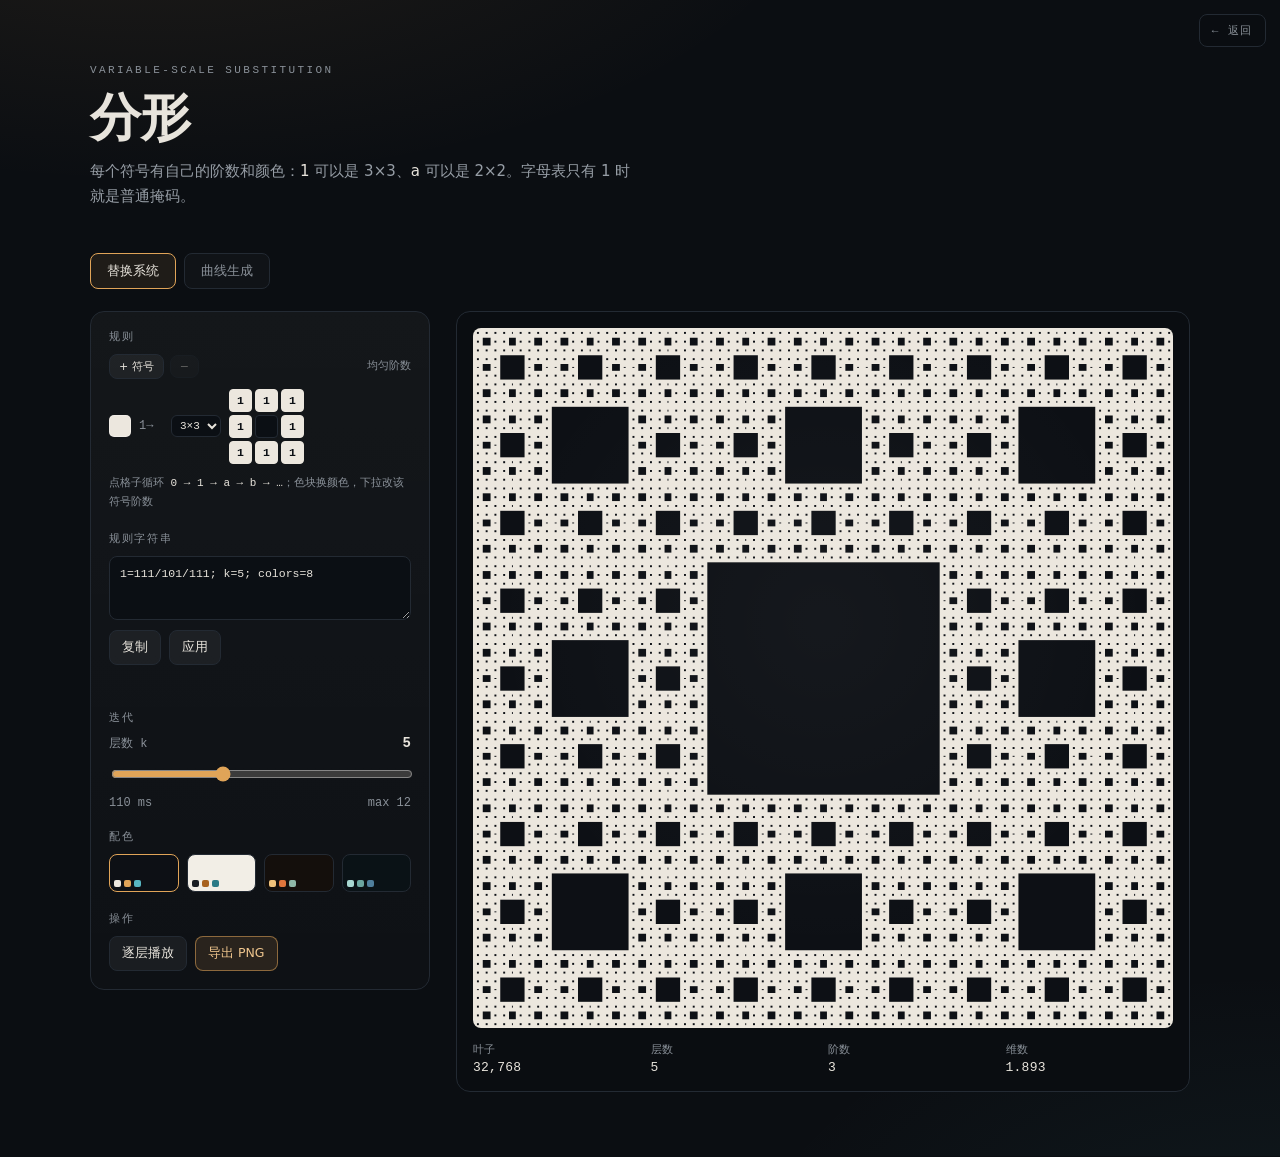
<file: fractal.html>
<!doctype html>
<html lang="zh-CN">
<head>
<meta charset="utf-8">
<meta name="viewport" content="width=device-width, initial-scale=1">
<title>分形生成器</title>
<style>
  :root {
    --bg: #0b0e12;
    --panel: #12161c;
    --line: #232a33;
    --ink: #e8e4dc;
    --muted: #8a9199;
    --amber: #e0a458;
  }
  * { box-sizing: border-box; }
  html, body { margin: 0; padding: 0; }
  body {
    min-height: 100vh;
    background:
      radial-gradient(1100px 520px at 12% -12%, rgba(224, 164, 88, .10), transparent 62%),
      radial-gradient(900px 500px at 100% 110%, rgba(88, 182, 194, .07), transparent 60%),
      var(--bg);
    color: var(--ink);
    font-family: "Segoe UI", system-ui, -apple-system, "Helvetica Neue", sans-serif;
    -webkit-font-smoothing: antialiased;
  }
  .wrap {
    max-width: 1180px;
    margin: 0 auto;
    padding: clamp(28px, 5vw, 64px) clamp(18px, 4vw, 40px) 64px;
  }
  header { margin-bottom: clamp(26px, 4vw, 44px); }
  .kicker {
    font-family: Consolas, "Cascadia Mono", ui-monospace, monospace;
    font-size: 11px;
    letter-spacing: .22em;
    text-transform: uppercase;
    color: var(--muted);
    margin-bottom: 14px;
  }
  h1 {
    font-family: "Iowan Old Style", "Palatino Linotype", Palatino, "Songti SC", Georgia, serif;
    font-size: clamp(2rem, 4.6vw, 3.2rem);
    font-weight: 600;
    line-height: 1.08;
    margin: 0 0 14px;
    letter-spacing: -.01em;
  }
  .lede {
    margin: 0;
    max-width: 58ch;
    color: #969da5;
    font-size: 15px;
    line-height: 1.65;
  }
  .lede b { color: var(--ink); font-weight: 500; }
  main {
    display: grid;
    grid-template-columns: 340px minmax(0, 1fr);
    gap: 26px;
    align-items: start;
  }
  @media (max-width: 900px) {
    main { grid-template-columns: 1fr; }
  }
  .panel {
    background: linear-gradient(180deg, rgba(255,255,255,.035), rgba(255,255,255,.012));
    border: 1px solid var(--line);
    border-radius: 14px;
    padding: 18px;
    display: flex;
    flex-direction: column;
    gap: 20px;
  }
  .group { display: flex; flex-direction: column; gap: 10px; }
  .group > .label {
    font-family: Consolas, "Cascadia Mono", ui-monospace, monospace;
    font-size: 10.5px;
    letter-spacing: .16em;
    text-transform: uppercase;
    color: var(--muted);
  }
  .tools { display: flex; align-items: center; gap: 6px; flex-wrap: wrap; }
  .tools .spacer { flex: 1; }
  .select {
    background: #0b0f14;
    border: 1px solid var(--line);
    color: var(--ink);
    border-radius: 6px;
    padding: 3px 4px;
    font: inherit;
    font-size: 11px;
    font-family: Consolas, "Cascadia Mono", ui-monospace, monospace;
    cursor: pointer;
  }
  .select:focus { outline: none; border-color: var(--amber); }
  .rules {
    display: flex;
    flex-direction: column;
    gap: 10px;
    max-height: 396px;
    overflow-y: auto;
    padding-right: 4px;
  }
  .rules::-webkit-scrollbar { width: 6px; }
  .rules::-webkit-scrollbar-thumb { background: #2b323c; border-radius: 3px; }
  .rule-row { display: flex; align-items: center; gap: 8px; }
  .rule-tag {
    width: 24px;
    flex: none;
    font-family: Consolas, "Cascadia Mono", ui-monospace, monospace;
    font-size: 12px;
    color: var(--muted);
  }
  .mini { display: grid; gap: 3px; }
  .mini .cell {
    padding: 0;
    border-radius: 4px;
    border: 1px solid var(--line);
    background: #0b0f14;
    cursor: pointer;
    transition: border-color .1s;
    font-family: Consolas, "Cascadia Mono", ui-monospace, monospace;
    font-size: 11.5px;
    line-height: 1;
    display: flex;
    align-items: center;
    justify-content: center;
    font-weight: 600;
  }
  .mini .cell:hover { border-color: #4a5666; }
  .swatch {
    width: 22px; height: 22px;
    flex: none;
    padding: 0;
    border-radius: 5px;
    border: 1px solid rgba(255,255,255,.25);
    cursor: pointer;
    transition: transform .1s;
  }
  .swatch:hover { transform: scale(1.08); }
  .note {
    font-family: Consolas, "Cascadia Mono", ui-monospace, monospace;
    font-size: 11px;
    line-height: 1.75;
    color: var(--muted);
  }
  .note b { color: var(--ink); font-weight: 500; }

  .picker {
    position: fixed;
    z-index: 60;
    display: grid;
    grid-template-columns: repeat(3, 26px);
    gap: 6px;
    padding: 9px;
    background: #141921;
    border: 1px solid #2f3844;
    border-radius: 10px;
    box-shadow: 0 14px 36px rgba(0,0,0,.55);
  }
  .picker.hidden { display: none; }
  .pick {
    width: 26px; height: 26px;
    padding: 0;
    border-radius: 5px;
    border: 1px solid rgba(255,255,255,.18);
    cursor: pointer;
    transition: transform .1s;
  }
  .pick:hover { transform: scale(1.08); }
  .pick.on { outline: 2px solid var(--amber); outline-offset: 1px; }

  textarea.rules-text {
    width: 100%;
    min-height: 64px;
    background: #0b0f14;
    border: 1px solid var(--line);
    border-radius: 8px;
    color: var(--ink);
    padding: 8px 10px;
    font-family: Consolas, "Cascadia Mono", ui-monospace, monospace;
    font-size: 11.5px;
    line-height: 1.65;
    resize: vertical;
    white-space: pre-wrap;
    word-break: break-all;
  }
  textarea.rules-text:focus { outline: none; border-color: var(--amber); }

  .btn {
    background: rgba(255,255,255,.05);
    border: 1px solid var(--line);
    color: var(--ink);
    border-radius: 8px;
    padding: 8px 12px;
    font: inherit;
    font-size: 12.5px;
    cursor: pointer;
    transition: border-color .15s, background .15s;
    white-space: nowrap;
  }
  .btn:hover { border-color: #445063; background: rgba(255,255,255,.08); }
  .btn:disabled { opacity: .35; cursor: default; }
  .btn:disabled:hover { border-color: var(--line); background: rgba(255,255,255,.05); }
  .btn.tiny { padding: 4px 9px; font-size: 11px; }
  .btn.primary {
    background: rgba(224,164,88,.13);
    border-color: rgba(224,164,88,.55);
    color: #f0c68e;
  }
  .btn.primary:hover { background: rgba(224,164,88,.2); }
  input[type="range"] { width: 100%; accent-color: var(--amber); height: 20px; }
  .kline {
    display: flex;
    justify-content: space-between;
    align-items: baseline;
    font-family: Consolas, "Cascadia Mono", ui-monospace, monospace;
    font-size: 12px;
    color: var(--muted);
  }
  .kline b { color: var(--ink); font-size: 14px; }
  .swatches { display: grid; grid-template-columns: repeat(4, 1fr); gap: 8px; }
  .sw {
    height: 38px;
    border-radius: 8px;
    border: 1px solid var(--line);
    cursor: pointer;
    display: flex;
    align-items: flex-end;
    padding: 4px;
    gap: 3px;
    transition: border-color .15s, transform .15s;
  }
  .sw:hover { transform: translateY(-1px); }
  .sw[aria-pressed="true"] { border-color: var(--amber); }
  .sw i { width: 7px; height: 7px; border-radius: 2px; display: block; }

  .stage {
    background: #0a0d11;
    border: 1px solid var(--line);
    border-radius: 14px;
    padding: 16px;
    display: flex;
    flex-direction: column;
    gap: 14px;
  }
  .canvas-wrap {
    position: relative;
    width: 100%;
    max-width: 720px;
    margin: 0 auto;
    aspect-ratio: 1 / 1;
    display: flex;
    align-items: center;
    justify-content: center;
    overflow: hidden;
    border-radius: 8px;
    background: #0a0d11;
  }
  .canvas-wrap::after {
    content: "";
    position: absolute;
    inset: 0;
    pointer-events: none;
    background: radial-gradient(circle at 50% 42%, rgba(255,255,255,.035), transparent 62%);
  }
  canvas#view {
    width: 100%;
    height: 100%;
    object-fit: contain;
    display: block;
  }
  .meta {
    display: grid;
    grid-template-columns: repeat(4, minmax(0, 1fr));
    gap: 10px;
    font-family: Consolas, "Cascadia Mono", ui-monospace, monospace;
    font-size: 11px;
    color: var(--muted);
  }
  @media (max-width: 560px) {
    .meta { grid-template-columns: repeat(2, minmax(0, 1fr)); }
  }
  .meta div { display: flex; flex-direction: column; gap: 3px; }
  .meta span { color: var(--ink); font-size: 13px; letter-spacing: .02em; }
  .err {
    color: #e88a7a;
    font-size: 11.5px;
    min-height: 16px;
    font-family: Consolas, "Cascadia Mono", ui-monospace, monospace;
  }

  .tabs { display: flex; gap: 8px; margin-bottom: 22px; }
  .tabs button {
    padding: 8px 16px;
    border-radius: 8px;
    border: 1px solid var(--line);
    background: rgba(255,255,255,.02);
    color: var(--muted);
    font: inherit;
    font-size: 13px;
    cursor: pointer;
    transition: border-color .15s, color .15s, background .15s;
  }
  .tabs button:hover { color: var(--ink); }
  .tabs button[aria-pressed="true"] {
    color: var(--ink);
    border-color: var(--amber);
    background: rgba(224,164,88,.09);
  }
  .page-hidden { display: none !important; }
  #curve-preview {
    background: #0b0f14;
    border: 1px solid var(--line);
    border-radius: 8px;
    width: 300px;
    height: 300px;
    touch-action: none;
    cursor: crosshair;
  }
  /* 站点返回入口 */
  .site-back{
    position:fixed;top:14px;right:14px;z-index:200;
    font-family:Consolas,"Cascadia Mono",ui-monospace,monospace;
    font-size:11px;letter-spacing:.14em;text-transform:uppercase;
    color:#8a9199;text-decoration:none;
    background:rgba(11,14,18,.88);
    border:1px solid #232a33;border-radius:8px;
    padding:8px 12px;
    -webkit-backdrop-filter:blur(8px);backdrop-filter:blur(8px);
    transition:color .2s ease,border-color .2s ease;
  }
  .site-back:hover{color:#e8e4dc;border-color:#3a4452}
</style>
</head>
<body>
<a class="site-back" href="./">← 返回</a>
<div class="wrap">
  <header>
    <div class="kicker">Variable-Scale Substitution</div>
    <h1>分形</h1>
    <p class="lede">每个符号有自己的阶数和颜色：<b>1</b> 可以是 3×3、<b>a</b> 可以是 2×2。字母表只有 1 时就是普通掩码。</p>
  </header>

  <nav class="tabs" id="tabs">
    <button type="button" data-page="sub" aria-pressed="true">替换系统</button>
    <button type="button" data-page="curve" aria-pressed="false">曲线生成</button>
  </nav>

  <main id="page-sub">
    <section class="panel">
      <div class="group">
        <div class="label">规则</div>
        <div class="tools">
          <button class="btn tiny" type="button" id="add-sym">+ 符号</button>
          <button class="btn tiny" type="button" id="del-sym">−</button>
          <span class="spacer"></span>
          <span class="note" id="dim-note"></span>
        </div>
        <div class="rules" id="rules"></div>
        <div class="note">点格子循环 <b>0 → 1 → a → b → …</b>；色块换颜色，下拉改该符号阶数</div>
      </div>

      <div class="group">
        <div class="label">规则字符串</div>
        <textarea class="rules-text" id="rules-text" spellcheck="false"></textarea>
        <div class="row" style="display:flex;gap:8px">
          <button class="btn" id="copy-rules" type="button">复制</button>
          <button class="btn" id="apply-rules" type="button">应用</button>
        </div>
        <div class="err" id="err"></div>
      </div>

      <div class="group">
        <div class="label">迭代</div>
        <div class="kline"><span>层数 k</span><b id="kval">5</b></div>
        <input type="range" id="k" min="1" max="7" step="1" value="5">
        <div class="kline"><span id="kgrid">—</span><span id="kmax">max 7</span></div>
      </div>

      <div class="group">
        <div class="label">配色</div>
        <div class="swatches" id="palettes"></div>
      </div>

      <div class="group">
        <div class="label">操作</div>
        <div class="row" style="display:flex;gap:8px">
          <button class="btn" id="play" type="button">逐层播放</button>
          <button class="btn primary" id="save" type="button">导出 PNG</button>
        </div>
      </div>
    </section>

    <section class="stage">
      <div class="canvas-wrap">
        <canvas id="view" width="720" height="720"></canvas>
      </div>
      <div class="meta">
        <div>叶子<span id="m-live">—</span></div>
        <div>层数<span id="m-k">—</span></div>
        <div>阶数<span id="m-bases">—</span></div>
        <div>维数<span id="m-dim">—</span></div>
      </div>
    </section>
  </main>

  <main id="page-curve" class="page-hidden">
    <section class="panel">
      <div class="group">
        <div class="label">规则</div>
        <textarea class="rules-text" id="curve-str" spellcheck="false" style="min-height:92px"></textarea>
        <div class="row" style="display:flex;gap:8px">
          <button class="btn" id="curve-copy" type="button">复制</button>
          <button class="btn" id="curve-apply" type="button">应用</button>
        </div>
        <div class="note">每个点写成 <b>x,y[,方向]</b>（方向 0–3，指从该点出发的那段），最后一点可省略；深度写 <b>k=</b>。编辑器里：拖圆点移动，点箭头换方向，双击线段加点，右键线段删段</div>
        <div class="err" id="curve-err"></div>
      </div>

      <div class="group">
        <div class="label">模板编辑器</div>
        <canvas id="curve-preview" width="300" height="300"></canvas>
      </div>

      <div class="group">
        <div class="label">网格吸附</div>
        <div class="tools" id="curve-grid">
          <button class="btn tiny" type="button" data-grid="none" aria-pressed="true">无</button>
          <button class="btn tiny" type="button" data-grid="square" aria-pressed="false">正方形</button>
          <button class="btn tiny" type="button" data-grid="tri" aria-pressed="false">三角形</button>
        </div>
        <div class="note">拖动点时吸附到格点；双击线段加点也会吸附</div>
      </div>

      <div class="group">
        <div class="label">贴合方向</div>
        <div class="tools" id="curve-variants">
          <button class="btn tiny" type="button" data-variant="0">正向</button>
          <button class="btn tiny" type="button" data-variant="1">正向·镜像</button>
          <button class="btn tiny" type="button" data-variant="2">反向</button>
          <button class="btn tiny" type="button" data-variant="3">反向·镜像</button>
        </div>
        <div class="note">同一条线段可以按这四种方式贴合模板；换方向整条曲线会翻转或镜像</div>
      </div>

      <div class="group">
        <div class="label">迭代</div>
        <div class="tools" id="curve-mode">
          <button class="btn tiny" type="button" data-cmode="depth" aria-pressed="true">按深度</button>
          <button class="btn tiny" type="button" data-cmode="auto" aria-pressed="false">自适应到像素</button>
        </div>
        <div class="kline"><span>深度 k</span><b id="ck-val">5</b></div>
        <input type="range" id="ck" min="1" max="20" step="1" value="5">
        <div class="kline"><span id="ck-segs">—</span><span id="ck-max">max 20</span></div>
        <div class="err" id="ck-err"></div>
      </div>

      <div class="group">
        <div class="label">着色</div>
        <div class="tools" id="curve-rainbow">
          <button class="btn tiny" type="button" data-rainbow="0" aria-pressed="true">单色</button>
          <button class="btn tiny" type="button" data-rainbow="1" aria-pressed="false">彩虹</button>
        </div>
        <div class="note">彩虹按线段沿路径的顺序映射色相</div>
      </div>

      <div class="group">
        <div class="label">动画</div>
        <div class="kline"><span>时长</span><b id="anim-dur-val">12 s</b></div>
        <input type="range" id="anim-dur" min="2" max="20" step="1" value="12">
        <div class="kline"><span>分辨率</span><b id="anim-res-val">480</b></div>
        <input type="range" id="anim-res" min="240" max="800" step="80" value="480">
        <div class="note">时长同时作用于预览和 GIF，分辨率只影响 GIF</div>
      </div>

      <div class="group">
        <div class="label">操作</div>
        <button class="btn primary" id="curve-save" type="button">导出 PNG</button>
        <button class="btn" id="curve-play" type="button" style="margin-top:8px">预览动画</button>
        <button class="btn" id="curve-gif" type="button" style="margin-top:8px">导出 GIF（逐段动画）</button>
      </div>
    </section>

    <section class="stage">
      <div class="canvas-wrap">
        <canvas id="curve-view" width="720" height="720"></canvas>
      </div>
      <div class="meta">
        <div>线段<span id="cm-segs">—</span></div>
        <div>深度<span id="cm-k">—</span></div>
        <div>维数<span id="cm-dim">—</span></div>
        <div>耗时<span id="cm-ms">—</span></div>
      </div>
    </section>
  </main>

</div>

<div class="picker hidden" id="picker"></div>

<script>
"use strict";

const PALETTES = [
  { name: "墨", bg: [13,16,21], fg: [236,231,222],
    markers: [[224,164,88],[88,182,194],[190,203,110],[217,127,106],
              [143,168,224],[180,138,208],[120,190,160],[230,150,190]] },
  { name: "纸", bg: [242,238,230], fg: [26,29,34],
    markers: [[168,98,30],[43,122,134],[110,120,30],[170,70,60],
              [50,90,160],[120,70,150],[40,130,100],[170,90,130]] },
  { name: "铜", bg: [20,15,12], fg: [240,194,123],
    markers: [[224,118,60],[143,184,168],[200,170,90],[180,90,70],
              [120,150,170],[160,120,180],[100,160,120],[210,140,160]] },
  { name: "冷", bg: [10,18,22], fg: [168,216,210],
    markers: [[107,166,160],[79,127,156],[140,180,120],[200,140,110],
              [110,140,200],[160,130,190],[90,170,140],[190,120,140]] },
];

const LETTERS = "abcdefghij";
const MAX_MARKERS = 10;
const MAX_LEAVES = 4e5;
const STORE_KEY = "fractal9.v9";
const RENDER = 2400;
const MIN_BLOCK_PX = 0.5;    // smallest block we still bother drawing

/* ---------- defaults ---------- */

function emptyGrid(n) {
  return Array.from({ length: n }, () => Array(n).fill("0"));
}

function defaultRules() {
  // Sierpinski carpet: 3x3 with the centre removed
  return {
    "1": { base: 3, cells: [["1","1","1"],["1","0","1"],["1","1","1"]] },
  };
}

function defaultColors() {
  return { "1": 8 };   // 0..7 marker slots, 8 = foreground
}

const state = {
  rules: defaultRules(),
  markers: [],
  colors: defaultColors(),
  k: 5,
  palette: 0,
};

const $ = id => document.getElementById(id);
const view = $("view");
const vctx = view.getContext("2d");

/* ---------- rule string ---------- */

/*
   Compact, hand-editable format:
     1=101/010/100; k=5; c=8
     1=a1/1b; a=10/00; b=00/01; k=8; c=8,0,1
   rows separated by "/", symbols by ";", colours follow ["1", ...markers]
*/

function rulesToString() {
  const parts = [];
  for (const name of ["1", ...state.markers]) {
    const rule = state.rules[name];
    parts.push(name + "=" + rule.cells.map(row => row.join("")).join("/"));
  }
  parts.push("k=" + state.k);
  parts.push("colors=" + ["1", ...state.markers].map(n => {
    const v = state.colors[n];
    return Number.isInteger(v) ? v : (n === "1" ? 8 : 0);
  }).join(","));
  return parts.join("; ");
}

function parseRulesString(text) {
  const chunks = String(text).split(";").map(s => s.trim()).filter(Boolean);
  if (!chunks.length) return null;
  const rules = {};
  const order = [];
  let k = null;
  let colorRaw = null;

  for (const chunk of chunks) {
    const eq = chunk.indexOf("=");
    if (eq < 0) return null;
    const key = chunk.slice(0, eq).trim();
    const val = chunk.slice(eq + 1).trim();
    if (key === "k") {
      const n = Number(val);
      if (!Number.isInteger(n) || n < 1) return null;
      k = n;
      continue;
    }
    // "c" is also a symbol name, so a colour segment is only recognised when
    // the value is pure digits/commas; "c=a0/cd" is symbol c's rule
    if ((key === "c" || key === "colors") && /^[0-9,\s]+$/.test(val)) {
      colorRaw = val.split(",").map(s => Number(s.trim()));
      continue;
    }
    if (key !== "1" && !/^[a-j]$/.test(key)) return null;
    if (rules[key]) return null;
    const rows = val.split("/").map(r => r.trim());
    const base = rows.length;
    if (base < 2 || base > 8) return null;
    const cells = [];
    for (const row of rows) {
      const toks = row.match(/[01a-j]\*{0,3}/g) || [];
      if (toks.length !== base) return null;
      cells.push(toks);
    }
    rules[key] = { base, cells };
    order.push(key);
  }
  if (!rules["1"]) return null;

  const markers = order.filter(n => n !== "1").sort();
  const colors = {};
  ["1", ...markers].forEach((name, i) => {
    const v = colorRaw && colorRaw[i];
    colors[name] = Number.isInteger(v) && v >= 0 && v <= 8 ? v : (name === "1" ? 8 : i % 8);
  });

  for (const name of ["1", ...markers]) {
    for (const row of rules[name].cells) {
      for (const tok of row) {
        const ch = cellParts(tok).ch;
        if (ch !== "0" && ch !== "1" && !rules[ch]) return null;
      }
    }
  }

  return { markers, rules, colors, k: k || 5 };
}

function refreshRuleText() {
  $("rules-text").value = rulesToString();
}

/* ---------- persistence ---------- */

function persist() {
  try {
    localStorage.setItem(STORE_KEY, JSON.stringify({
      rules: state.rules, markers: state.markers, colors: state.colors,
      k: state.k, palette: state.palette,
    }));
  } catch (e) { /* storage blocked, ignore */ }
}

function restore() {
  try {
    const raw = localStorage.getItem(STORE_KEY);
    if (!raw) return false;
    const s = JSON.parse(raw);
    if (!s || !s.rules || !s.rules["1"]) return false;
    const markers = (s.markers || []);
    const parsed = parseRulesString(
      Object.keys(s.rules).map(n => n + "=" + s.rules[n].cells.map(r => r.join("")).join("/")).join("; ")
      + "; k=" + (s.k || 5)
      + "; c=" + ["1", ...markers].map(n => (s.colors && s.colors[n] != null) ? s.colors[n] : (n === "1" ? 8 : 0)).join(",")
    );
    if (!parsed) return false;
    applyParsed(parsed);
    state.palette = typeof s.palette === "number" ? s.palette : 0;
    return true;
  } catch (e) {
    return false;
  }
}

function applyParsed(p) {
  state.markers = p.markers;
  state.rules = p.rules;
  state.colors = p.colors;
  state.k = p.k;
}

/* ---------- geometry ---------- */

function leafCount(k) {
  let counts = { "1": 1 };
  for (let d = 0; d < k; d++) {
    const next = {};
    for (const name of Object.keys(counts)) {
      const rule = state.rules[name];
      if (!rule) continue;
      const cnt = counts[name];
      for (const row of rule.cells) {
        for (const v of row) {
          const ch = cellParts(v).ch;
          if (ch !== "0") next[ch] = (next[ch] || 0) + cnt;
        }
      }
    }
    counts = next;
  }
  let total = 0;
  for (const v of Object.values(counts)) total += v;
  return total;
}

/* largest cumulative zoom factor after k rounds, i.e. 1 / smallest block.
   Each symbol divides by its own base, so a 6x6 symbol only applies on the
   branch that actually reaches it. */
function maxScale(k) {
  let cur = { "1": 1 };
  for (let d = 0; d < k; d++) {
    const next = {};
    for (const name of Object.keys(cur)) {
      const rule = state.rules[name];
      if (!rule) continue;
      const prod = cur[name] * rule.base;
      for (const row of rule.cells) {
        for (const v of row) {
          const ch = cellParts(v).ch;
          if (ch === "0") continue;
          if (!next[ch] || next[ch] < prod) next[ch] = prod;
        }
      }
    }
    cur = next;
  }
  let m = 0;
  for (const v of Object.values(cur)) if (v > m) m = v;
  return m || 1;
}

function kMax() {
  // per-branch rendering already stops at sub-pixel size, so the slider cap can
  // be generous: shallow branches keep subdividing until they match the grain
  // of the deep ones instead of being cut off early
  return 12;
}

/* dimension by the Moran / Perron equation: rho(M_s) = 1, where
   M_s[i][j] = (# of j inside i's rule) / base_i^s */
function fractalDim() {
  const names = ["1", ...state.markers];
  const n = names.length;
  const bases = names.map(s => state.rules[s].base);
  const C = Array.from({ length: n }, () => new Array(n).fill(0));
  for (let i = 0; i < n; i++) {
    for (const row of state.rules[names[i]].cells) {
      for (const tok of row) {
        const ch = cellParts(tok).ch;
        if (ch === "0") continue;
        const j = names.indexOf(ch);
        if (j >= 0) C[i][j]++;
      }
    }
  }
  const rho = s => {
    const M = C.map((row, i) => row.map(c => c / Math.pow(bases[i], s)));
    // Power iteration oscillates on a bipartite / periodic matrix (e.g. two
    // symbols that only replace each other), so iterate on M + I instead:
    // its spectrum is shifted by 1, the dominant eigenvalue becomes unique,
    // and rho(M) = rho(M + I) - 1.
    const B = M.map((row, i) => row.map((c, j) => c + (i === j ? 1 : 0)));
    let v = new Array(n).fill(1);
    let r = 0;
    let prev = 0;
    for (let it = 0; it < 2000; it++) {
      const w = new Array(n).fill(0);
      for (let i = 0; i < n; i++) {
        if (!v[i]) continue;
        for (let j = 0; j < n; j++) w[j] += v[i] * B[i][j];
      }
      let mx = 0;
      for (const x of w) if (x > mx) mx = x;
      if (mx === 0) return 0;
      r = mx;
      for (let j = 0; j < n; j++) v[j] = w[j] / mx;
      if (Math.abs(r - prev) <= 1e-13 * Math.max(1, r)) break;
      prev = r;
    }
    return Math.max(0, r - 1);
  };
  if (rho(0) <= 1) return 0;      // finite set, nothing grows
  let lo = 0, hi = 12;
  for (let i = 0; i < 60; i++) {
    const mid = (lo + hi) / 2;
    if (rho(mid) > 1) lo = mid; else hi = mid;
  }
  return (lo + hi) / 2;
}

function setKRange() {
  const kmax = kMax();
  state.k = Math.max(1, Math.min(state.k, kmax));
  const slider = $("k");
  slider.max = String(kmax);
  slider.value = String(state.k);
  $("kmax").textContent = "max " + kmax;
  $("kval").textContent = String(state.k);
}

/* ---------- colors ---------- */

function colorOptions(pal) {
  return [...pal.markers, pal.fg];
}

function colorOf(name, pal) {
  const i = state.colors[name];
  const opts = colorOptions(pal);
  if (!Number.isInteger(i) || i < 0 || i >= opts.length) return pal.fg;
  return opts[i];
}

function buildPaletteUI() {
  const box = $("palettes");
  box.innerHTML = "";
  PALETTES.forEach((p, i) => {
    const b = document.createElement("button");
    b.className = "sw";
    b.type = "button";
    b.title = p.name;
    b.setAttribute("aria-pressed", i === state.palette ? "true" : "false");
    b.style.background = `rgb(${p.bg.join(",")})`;
    b.innerHTML = `<i style="background:rgb(${p.fg.join(",")})"></i>
                   <i style="background:rgb(${p.markers[0].join(",")})"></i>
                   <i style="background:rgb(${p.markers[1].join(",")})"></i>`;
    b.addEventListener("click", () => {
      state.palette = i;
      buildPaletteUI();
      closePicker();
      draw();
      if (!$("page-curve").classList.contains("page-hidden")) {
        drawEditor();
        drawCurve();
      }
      persist();
    });
    box.appendChild(b);
  });
}

/* ---------- colour picker ---------- */

let pickerFor = null;

function closePicker() {
  const box = $("picker");
  box.classList.add("hidden");
  box.innerHTML = "";
  pickerFor = null;
}

function openPicker(name, anchor) {
  const box = $("picker");
  box.innerHTML = "";
  const pal = PALETTES[state.palette];
  colorOptions(pal).forEach((c, i) => {
    const b = document.createElement("button");
    b.type = "button";
    b.className = "pick";
    b.style.background = `rgb(${c.join(",")})`;
    if (state.colors[name] === i) b.classList.add("on");
    b.setAttribute("aria-label", `颜色 ${i + 1}`);
    b.addEventListener("click", e => {
      e.stopPropagation();
      state.colors[name] = i;
      closePicker();
      renderRules();
      draw();
      persist();
    });
    box.appendChild(b);
  });
  box.classList.remove("hidden");

  const r = anchor.getBoundingClientRect();
  const vw = typeof window !== "undefined" ? window.innerWidth : 1200;
  const w = box.offsetWidth || 120;
  const left = Math.max(8, Math.min(r.left, vw - w - 8));
  box.style.left = left + "px";
  box.style.top = (r.bottom + 6) + "px";
  pickerFor = name;
}

/* ---------- rule editor ---------- */

/* a cell is "1", "0" or a symbol plus 1-3 stars: "1*" = 90 deg,
   "1**" = 180 deg, "1***" = 270 deg rotation of that block's sub-structure */
function cellParts(v) {
  const s = String(v);
  const m = /^([01a-j])(\*{0,3})$/.exec(s);
  return m ? { ch: m[1], rot: m[2].length } : { ch: s, rot: 0 };
}

function rotateGrid(cells, rot) {
  let g = cells;
  for (let n = 0; n < rot; n++) {
    const size = g.length;
    const out = Array.from({ length: size }, () => Array(size).fill("0"));
    for (let i = 0; i < size; i++) {
      for (let j = 0; j < size; j++) out[j][size - 1 - i] = g[i][j];
    }
    g = out;
  }
  return g;
}

function cellPaint(v) {
  const pal = PALETTES[state.palette];
  const { ch } = cellParts(v);
  if (ch === "0") return { bg: "#0b0f14", border: "#232a33", fg: "transparent" };
  const c = colorOf(ch, pal);
  return { bg: `rgb(${c.join(",")})`, border: `rgb(${c.join(",")})`, fg: "#0b0f14" };
}

function renderRules() {
  const box = $("rules");
  box.innerHTML = "";
  for (const name of ["1", ...state.markers]) {
    const rule = state.rules[name];
    const base = rule.base;
    const px = { 2: 26, 3: 23, 4: 19, 5: 17, 6: 15, 7: 13, 8: 12 }[base] || 14;

    const row = document.createElement("div");
    row.className = "rule-row";

    const sw = document.createElement("button");
    sw.type = "button";
    sw.className = "swatch";
    sw.title = "换颜色";
    const c = colorOf(name, PALETTES[state.palette]);
    sw.style.background = `rgb(${c.join(",")})`;
    sw.setAttribute("aria-label", `${name} 的颜色`);
    sw.addEventListener("click", e => {
      e.stopPropagation();
      if (pickerFor === name) { closePicker(); return; }
      openPicker(name, sw);
    });
    row.appendChild(sw);

    const tag = document.createElement("span");
    tag.className = "rule-tag";
    tag.textContent = name + "→";
    row.appendChild(tag);

    const sel = document.createElement("select");
    sel.className = "select";
    for (let n = 2; n <= 8; n++) {
      const o = document.createElement("option");
      o.value = String(n);
      o.textContent = n + "×" + n;
      if (n === base) o.selected = true;
      sel.appendChild(o);
    }
    sel.addEventListener("change", () => setRuleBase(name, Number(sel.value)));
    row.appendChild(sel);

    const grid = document.createElement("div");
    grid.className = "mini";
    grid.style.gridTemplateColumns = `repeat(${base}, ${px}px)`;
    for (let r = 0; r < base; r++) {
      for (let cc = 0; cc < base; cc++) {
        const v = String(rule.cells[r][cc]);
        const parts = cellParts(v);
        const b = document.createElement("button");
        b.type = "button";
        b.className = "cell";
        b.style.width = b.style.height = px + "px";
        b.textContent = parts.ch === "0" ? "" : parts.ch + "*".repeat(parts.rot);
        const col = cellPaint(v);
        b.style.background = col.bg;
        b.style.borderColor = col.border;
        b.style.color = col.fg;
        b.setAttribute("aria-label", `${name} 第 ${r + 1} 行第 ${cc + 1} 列`);
        b.addEventListener("click", () => {
          const cur = cellParts(rule.cells[r][cc]);
          const order = ["0", "1", ...state.markers];
          const idx = order.indexOf(cur.ch);
          rule.cells[r][cc] = order[(idx + 1) % order.length] + "*".repeat(cur.rot);
          closePicker();
          renderRules();
          draw();
          persist();
        });
        // right-click cycles the rotation: 0 -> 90 -> 180 -> 270 -> 0
        b.addEventListener("contextmenu", e => {
          e.preventDefault();
          const cur = cellParts(rule.cells[r][cc]);
          if (cur.ch === "0") return;
          rule.cells[r][cc] = cur.ch + "*".repeat((cur.rot + 1) % 4);
          closePicker();
          renderRules();
          draw();
          persist();
        });
        grid.appendChild(b);
      }
    }
    row.appendChild(grid);

    box.appendChild(row);
  }
  $("add-sym").disabled = state.markers.length >= MAX_MARKERS;
  $("del-sym").disabled = state.markers.length < 1;
}

function setRuleBase(name, base) {
  const rule = state.rules[name];
  const next = emptyGrid(base);
  for (let r = 0; r < Math.min(base, rule.base); r++) {
    for (let c = 0; c < Math.min(base, rule.base); c++) next[r][c] = rule.cells[r][c];
  }
  rule.base = base;
  rule.cells = next;
  setKRange();
  renderRules();
  draw();
  persist();
}

function addMarker() {
  if (state.markers.length >= MAX_MARKERS) return;
  const name = LETTERS[state.markers.length];
  const bases = ["1", ...state.markers].map(n => state.rules[n].base);
  const uniform = bases.every(b => b === bases[0]);
  const base = uniform ? bases[0] : 2;
  state.markers.push(name);
  state.rules[name] = { base, cells: emptyGrid(base) };
  state.colors[name] = (state.markers.length - 1) % 8;
  setKRange();
  renderRules();
  draw();
  persist();
}

function delMarker() {
  if (!state.markers.length) return;
  const name = state.markers.pop();
  delete state.rules[name];
  delete state.colors[name];
  for (const key of Object.keys(state.rules)) {
    const rule = state.rules[key];
    rule.cells = rule.cells.map(row => row.map(v => cellParts(v).ch === name ? "0" : v));
  }
  closePicker();
  setKRange();
  renderRules();
  draw();
  persist();
}

/* ---------- string import / copy ---------- */

function applyRulesText() {
  const parsed = parseRulesString($("rules-text").value);
  if (!parsed) {
    $("err").textContent = "字符串不合法：写成 1=101/010/100; k=5; c=8 这种形式。";
    return;
  }
  $("err").textContent = "";
  applyParsed(parsed);
  setKRange();
  renderRules();
  draw();
  persist();
}

function copyRulesText() {
  const el = $("rules-text");
  el.focus();
  el.select();
  const ok = () => { $("err").textContent = "已复制"; };
  if (typeof navigator !== "undefined" && navigator.clipboard && navigator.clipboard.writeText) {
    navigator.clipboard.writeText(el.value).then(ok).catch(() => {
      $("err").textContent = "已选中，按 Ctrl+C";
    });
  } else {
    $("err").textContent = "已选中，按 Ctrl+C";
  }
}

/* ---------- recursive render ---------- */

function renderNode(ctx, name, x, y, size, depth, pal) {
  const { ch, rot } = cellParts(name);
  if (ch === "0") return 0;
  const rule = state.rules[ch];
  if (!rule) return 0;
  // stars rotate this block's sub-structure in 90-degree steps
  const cells = rot ? rotateGrid(rule.cells, rot) : rule.cells;
  const base = rule.base;
  const cell = size / base;
  let count = 0;
  for (let r = 0; r < base; r++) {
    for (let c = 0; c < base; c++) {
      const v = String(cells[r][c]);
      if (v === "0") continue;
      const nx = x + c * cell;
      const ny = y + r * cell;
      // stop on depth or on sub-pixel size: a 2x2 branch keeps subdividing
      // until it reaches the same visual grain as the 3x3 branch
      if (depth <= 1 || cell < 1) {
        ctx.fillStyle = `rgb(${colorOf(cellParts(v).ch, pal).join(",")})`;
        // snap to whole pixels and widen by one so neighbouring blocks meet
        const x0 = Math.round(nx);
        const y0 = Math.round(ny);
        const x1 = Math.round(nx + cell);
        const y1 = Math.round(ny + cell);
        ctx.fillRect(x0, y0, x1 - x0 + 1, y1 - y0 + 1);
        count++;
      } else {
        count += renderNode(ctx, v, nx, ny, cell, depth - 1, pal);
      }
    }
  }
  return count;
}

function renderTo(size, pal) {
  const c = document.createElement("canvas");
  c.width = c.height = size;
  const ctx = c.getContext("2d");
  ctx.fillStyle = `rgb(${pal.bg.join(",")})`;
  ctx.fillRect(0, 0, size, size);
  const leaves = renderNode(ctx, "1", 0, 0, size, state.k, pal);
  return { canvas: c, leaves };
}

/* ---------- draw ---------- */

function draw() {
  const pal = PALETTES[state.palette];
  const t0 = performance.now();
  // render straight at screen size: scaling a 2400 px canvas down to 720
  // leaves interpolation seams between the tiny blocks
  const { canvas, leaves } = renderTo(720, pal);

  view.width = 720;
  view.height = 720;
  vctx.clearRect(0, 0, 720, 720);
  vctx.drawImage(canvas, 0, 0);

  const bases = ["1", ...state.markers].map(n => state.rules[n].base);
  const uniform = bases.every(b => b === bases[0]);
  const dim = leaves > 0 ? fractalDim() : 0;

  $("m-live").textContent = leaves.toLocaleString("en-US");
  $("m-k").textContent = String(state.k);
  $("m-bases").textContent = bases.join(" / ");
  $("m-dim").textContent = leaves > 0 ? dim.toFixed(3) : "—";
  $("kval").textContent = String(state.k);
  $("kgrid").textContent = `${Math.round(performance.now() - t0)} ms`;
  $("dim-note").textContent = uniform ? "均匀阶数" : "变尺度 · Moran 方程";

  refreshRuleText();
}

/* ---------- export png ---------- */

function exportPNG() {
  const pal = PALETTES[state.palette];
  const { canvas } = renderTo(RENDER, pal);
  canvas.toBlob(blob => {
    if (!blob) return;
    const a = document.createElement("a");
    a.href = URL.createObjectURL(blob);
    a.download = `fractal-k${state.k}.png`;
    a.click();
    setTimeout(() => URL.revokeObjectURL(a.href), 4000);
  }, "image/png");
}

/* ---------- playback ---------- */

let playing = false;
let playTimer = 0;

function stopPlay() {
  playing = false;
  clearTimeout(playTimer);
  $("play").textContent = "逐层播放";
}

function startPlay() {
  if (playing) return;
  playing = true;
  $("play").textContent = "停止";
  const kmax = Number($("k").max);
  let k = 1;
  const step = () => {
    if (!playing) return;
    state.k = k;
    $("k").value = String(k);
    draw();
    if (k >= kmax) { stopPlay(); return; }
    k++;
    playTimer = setTimeout(step, 240);
  };
  step();
}

/* ---------- wire up ---------- */

$("k").addEventListener("input", e => {
  stopPlay();
  state.k = Number(e.target.value);
  draw();
  persist();
});
$("save").addEventListener("click", exportPNG);
$("play").addEventListener("click", () => (playing ? stopPlay() : startPlay()));
$("add-sym").addEventListener("click", () => { stopPlay(); addMarker(); });
$("del-sym").addEventListener("click", () => { stopPlay(); delMarker(); });
$("copy-rules").addEventListener("click", copyRulesText);
$("apply-rules").addEventListener("click", applyRulesText);

if (typeof document !== "undefined") {
  document.addEventListener("click", e => {
    if (!pickerFor) return;
    const box = $("picker");
    if (box.contains(e.target)) return;
    closePicker();
  });
}
if (typeof window !== "undefined") {
  window.addEventListener("scroll", closePicker, true);
  window.addEventListener("resize", closePicker);
}

/* ---------- page tabs ---------- */

function showPage(name) {
  $("page-sub").classList.toggle("page-hidden", name !== "sub");
  $("page-curve").classList.toggle("page-hidden", name !== "curve");
  for (const b of document.querySelectorAll("[data-page]")) {
    b.setAttribute("aria-pressed", String(b.dataset.page === name));
  }
  if (name === "curve") drawCurve();
}

/* ---------- curve generator ---------- */

const CURVE_KEY = "fractal9.curve.v1";
const CURVE_DEFAULT = "0,0\n0.3333,0\n0.5,0.2887\n0.6667,0\n1,0";

const curve = {
  text: CURVE_DEFAULT, k: 5, variant: 0, variants: [],
  grid: "none", mode: "depth", rainbow: false,
  animDur: 12, animRes: 480,
};

function rainbowColor(t) {
  const hue = Math.round(Math.max(0, Math.min(1, t)) * 360);
  return `hsl(${hue}, 85%, 62%)`;
}

const GRID_STEP = 1 / 6;   // matches Koch's 1/3 and sqrt(3)/6 lattice

function snapPoint(p, mode) {
  if (mode === "square") {
    return {
      x: Math.round(p.x / GRID_STEP) * GRID_STEP,
      y: Math.round(p.y / GRID_STEP) * GRID_STEP,
    };
  }
  if (mode === "tri") {
    const s = GRID_STEP;
    const h = Math.sqrt(3) / 2;
    const fy = p.y / (s * h);
    const fx = p.x / s - fy / 2;
    const j0 = Math.round(fy);
    const i0 = Math.round(fx);
    let best = p, bestD = Infinity;
    for (let dj = -1; dj <= 1; dj++) {
      for (let di = -1; di <= 1; di++) {
        const i = i0 + di, j = j0 + dj;
        const x = (i + j / 2) * s;
        const y = j * s * h;
        const d = (x - p.x) * (x - p.x) + (y - p.y) * (y - p.y);
        if (d < bestD) { bestD = d; best = { x, y }; }
      }
    }
    return best;
  }
  return p;
}

function syncGridButtons() {
  for (const b of document.querySelectorAll("[data-grid]")) {
    b.setAttribute("aria-pressed", String(b.dataset.grid === curve.grid));
  }
}

function parseCurvePoints(text) {
  const lines = String(text).split(/\n/).map(s => s.trim()).filter(Boolean);
  const pts = [];
  for (const line of lines) {
    const parts = line.split(/[,\s]+/).filter(Boolean).map(Number);
    if (parts.length !== 2 || !isFinite(parts[0]) || !isFinite(parts[1])) return null;
    if (parts[0] < -4 || parts[0] > 5 || parts[1] < -4 || parts[1] > 5) return null;
    pts.push({ x: parts[0], y: -parts[1] });     // canvas y goes down
  }
  if (pts.length < 2 || pts.length > 24) return null;
  return pts;
}

function syncVariants(pts) {
  const need = pts ? pts.length - 1 : 0;
  if (!Array.isArray(curve.variants)) curve.variants = [];
  while (curve.variants.length < need) curve.variants.push(curve.variant || 0);
  curve.variants.length = need;
}

function getCurvePoints() {
  const pts = parseCurvePoints(curve.text);
  syncVariants(pts);
  return pts;
}



/* Per-segment orientation, but mirroring only flips the handedness used on
   the NEXT level (hand), never the current placement -- so the template
   itself stays continuous while each segment can still carry its own state.
   bit 0 = mirror (flip child handedness), bit 1 = reverse (swap child ends). */
/* Each level replaces a segment a->b with the template, always drawing from a
   to b, so the result stays connected. The orientation of the PARENT segment
   transforms the whole template (mirror / reverse), which keeps both ends at
   (0,0) and (1,0); each child segment's own orientation is used one level
   deeper. */
function curveSegments(pts, depth, variants, rootLen) {
  const out = [];
  const base = rootLen || 720;

  const rec = (ax, ay, bx, by, d, pv, lenPx) => {
    if (d === 0 || lenPx < 1) { out.push(ax, ay, bx, by); return; }

    let tp = pts;
    let tv = variants;
    if (pv & 1) tp = tp.map(p => ({ x: p.x, y: -p.y }));
    if (pv & 2) {
      // reversing walks the template backwards, so the per-segment
      // orientations must be reversed with it or they all shift by one
      tp = tp.map(p => ({ x: 1 - p.x, y: p.y })).reverse();
      tv = tv.slice().reverse();
    }

    const dx = bx - ax, dy = by - ay;
    for (let i = 0; i < tp.length - 1; i++) {
      const p = tp[i], q = tp[i + 1];
      const X1 = ax + dx * p.x - dy * p.y;
      const Y1 = ay + dy * p.x + dx * p.y;
      const X2 = ax + dx * q.x - dy * q.y;
      const Y2 = ay + dy * q.x + dx * q.y;
      const childLen = lenPx * Math.hypot(q.x - p.x, q.y - p.y);
      if (childLen <= 1e-9) continue;   // zero-length segment draws nothing
      rec(X1, Y1, X2, Y2, d - 1, tv[i] || 0, childLen);
    }
  };

  rec(0, 0, 1, 0, depth, 0, base);
  return out;
}

function curveKMax(pts) {
  // rendering stops at sub-pixel length anyway, so the slider can go deep
  return 20;
}

/* depth that takes the slowest-shrinking segment below 1 px on the given
   canvas; returns 0 when the template does not shrink at all */
function autoDepth(pts, W) {
  if (!pts || pts.length < 2) return 1;
  let maxR = 0;
  for (let i = 0; i < pts.length - 1; i++) {
    const r = Math.hypot(pts[i + 1].x - pts[i].x, pts[i + 1].y - pts[i].y);
    if (r > maxR) maxR = r;
  }
  if (maxR <= 1e-9) return 1;          // all segments degenerate
  if (maxR >= 1) return 0;             // never shrinks -> no finite depth
  const target = 1 / (W * 0.92);
  return Math.max(1, Math.min(60, Math.ceil(Math.log(target) / Math.log(maxR))));
}

/* similarity dimension from the Moran equation: sum(ratio_i ^ s) = 1,
   where ratio_i is the length of template segment i relative to its parent */
function curveDim(pts) {
  if (!pts || pts.length < 2) return null;
  const ratios = [];
  for (let i = 0; i < pts.length - 1; i++) {
    const d = Math.hypot(pts[i + 1].x - pts[i].x, pts[i + 1].y - pts[i].y);
    if (d > 1e-9) ratios.push(d);
  }
  if (!ratios.length) return null;
  const f = s => ratios.reduce((acc, r) => acc + Math.pow(r, s), 0) - 1;
  if (f(0) <= 0) return null;          // nothing to solve
  if (f(4) > 0) return null;           // ratios too close to 1, no finite solution
  let lo = 0, hi = 4;
  for (let i = 0; i < 80; i++) {
    const mid = (lo + hi) / 2;
    if (f(mid) > 0) lo = mid; else hi = mid;
  }
  return (lo + hi) / 2;
}

function paintCurve(canvas, pts, depth, pal, rainbow) {
  const W = canvas.width, H = canvas.height;
  const ctx = canvas.getContext("2d");
  ctx.fillStyle = `rgb(${pal.bg.join(",")})`;
  ctx.fillRect(0, 0, W, H);
  if (!pts) return 0;
  const segs = curveSegments(pts, depth, curve.variants, W * 0.92);
  let minX = Infinity, maxX = -Infinity, minY = Infinity, maxY = -Infinity;
  for (let i = 0; i < segs.length; i += 2) {
    const x = segs[i], y = segs[i + 1];
    if (x < minX) minX = x;
    if (x > maxX) maxX = x;
    if (y < minY) minY = y;
    if (y > maxY) maxY = y;
  }
  const pad = W * 0.05;
  const spanX = maxX - minX || 1e-9;
  const spanY = maxY - minY || 1e-9;
  const s = Math.min((W - 2 * pad) / spanX, (H - 2 * pad) / spanY);
  const ox = (W - spanX * s) / 2 - minX * s;
  const oy = (H - spanY * s) / 2 - minY * s;
  ctx.lineWidth = W < 1000 ? 0.8 : Math.max(1.2, W / 1200);
  ctx.lineJoin = "round";
  ctx.lineCap = "round";

  const total = segs.length / 4;
  const paintOne = (from, to) => {
    for (let i = from; i < to; i++) {
      const o = i * 4;
      ctx.moveTo(ox + segs[o] * s, oy + segs[o + 1] * s);
      ctx.lineTo(ox + segs[o + 2] * s, oy + segs[o + 3] * s);
    }
  };

  if (rainbow) {
    // one path per hue bucket, scaled to the segment count: more segments get
    // a finer hue ramp, while keeping the number of strokes bounded
    const BUCKETS = Math.min(360, Math.max(36, Math.round(total / 16)));
    for (let b = 0; b < BUCKETS; b++) {
      const lo = Math.floor(b * total / BUCKETS);
      const hi = Math.floor((b + 1) * total / BUCKETS);
      if (hi <= lo) continue;
      ctx.beginPath();
      ctx.strokeStyle = rainbowColor(b / BUCKETS);
      paintOne(lo, hi);
      ctx.stroke();
    }
  } else {
    ctx.strokeStyle = `rgb(${pal.fg.join(",")})`;
    // stroke in batches: a single path with millions of points exceeds the
    // canvas path limit and silently renders nothing
    const BATCH = 50000;
    ctx.beginPath();
    let pend = 0;
    for (let i = 0; i < total; i++) {
      const o = i * 4;
      ctx.moveTo(ox + segs[o] * s, oy + segs[o + 1] * s);
      ctx.lineTo(ox + segs[o + 2] * s, oy + segs[o + 3] * s);
      if (++pend >= BATCH) { ctx.stroke(); ctx.beginPath(); pend = 0; }
    }
    if (pend) ctx.stroke();
  }
  return total;
}

/* ---------- template editor (drag points) ---------- */

const ED = { pad: 16, yMin: -0.6, yMax: 0.6, drag: -1 };

/* one scale for both axes, otherwise 45-degree template lines render as ~28 */
function edMetrics(W, H) {
  const pad = ED.pad;
  const s = Math.min((W - 2 * pad) / 1, (H - 2 * pad) / (ED.yMax - ED.yMin));
  return {
    s,
    ox: (W - s) / 2,
    oy: (H - s * (ED.yMax - ED.yMin)) / 2,
  };
}

function edToPx(p, W, H) {
  const m = edMetrics(W, H);
  return {
    x: m.ox + p.x * m.s,
    y: m.oy + (p.y - ED.yMin) * m.s,
  };
}

function edToPt(px, py, W, H) {
  const m = edMetrics(W, H);
  return {
    x: Math.max(0, Math.min(1, (px - m.ox) / m.s)),
    y: Math.max(ED.yMin, Math.min(ED.yMax, ED.yMin + (py - m.oy) / m.s)),
  };
}

function distSeg(px, py, x1, y1, x2, y2) {
  const dx = x2 - x1, dy = y2 - y1;
  const len2 = dx * dx + dy * dy || 1;
  let t = ((px - x1) * dx + (py - y1) * dy) / len2;
  t = Math.max(0, Math.min(1, t));
  return Math.hypot(px - (x1 + t * dx), py - (y1 + t * dy));
}

function edHitSeg(px, py) {
  const pts = getCurvePoints();
  if (!pts) return -1;
  const cv = $("curve-preview");
  const W = cv.width, H = cv.height;
  let best = -1, bestD = 9;
  for (let i = 0; i < pts.length - 1; i++) {
    const a = edToPx(pts[i], W, H);
    const b = edToPx(pts[i + 1], W, H);
    const d = distSeg(px, py, a.x, a.y, b.x, b.y);
    if (d < bestD) { bestD = d; best = i; }
  }
  return best;
}

function drawEditor() {
  const cv = $("curve-preview");
  const W = cv.width, H = cv.height;
  const ctx = cv.getContext("2d");
  const pal = PALETTES[state.palette];
  ctx.fillStyle = `rgb(${pal.bg.join(",")})`;
  ctx.fillRect(0, 0, W, H);

  ctx.strokeStyle = "rgba(255,255,255,.08)";
  ctx.lineWidth = 1;
  ctx.beginPath();
  for (const t of [0, 0.25, 0.5, 0.75, 1]) {
    const p = edToPx({ x: t, y: 0 }, W, H);
    ctx.moveTo(p.x, 10);
    ctx.lineTo(p.x, H - 10);
  }
  const base = edToPx({ x: 0, y: 0 }, W, H);
  ctx.moveTo(10, base.y);
  ctx.lineTo(W - 10, base.y);
  ctx.stroke();

  if (curve.grid !== "none") {
    const s = GRID_STEP;
    ctx.fillStyle = "rgba(255,255,255,.20)";
    if (curve.grid === "square") {
      for (let i = 0; i <= 8; i++) {
        for (let j = -5; j <= 5; j++) {
          const y = j * s;
          if (y < -0.6 || y > 0.6) continue;
          const q = edToPx({ x: i * s, y }, W, H);
          ctx.beginPath();
          ctx.arc(q.x, q.y, 1.6, 0, Math.PI * 2);
          ctx.fill();
        }
      }
    } else {
      const h = Math.sqrt(3) / 2;
      for (let j = -6; j <= 6; j++) {
        for (let i = -3; i <= 11; i++) {
          const x = (i + j / 2) * s;
          const y = j * s * h;
          if (x < -0.005 || x > 1.005 || y < -0.6 || y > 0.6) continue;
          const q = edToPx({ x, y }, W, H);
          ctx.beginPath();
          ctx.arc(q.x, q.y, 1.6, 0, Math.PI * 2);
          ctx.fill();
        }
      }
    }
  }

  const pts = getCurvePoints();
  if (!pts) {
    ctx.fillStyle = "#e88a7a";
    ctx.font = "12px Consolas, monospace";
    ctx.fillText("模板无效", 16, H / 2);
    return;
  }

  ctx.lineWidth = 2.5;
  ctx.lineJoin = "round";
  const fg = `rgb(${pal.fg.join(",")})`;

  ctx.strokeStyle = fg;
  ctx.lineWidth = 2;
  ctx.beginPath();
  pts.forEach((p, i) => {
    const q = edToPx(p, W, H);
    if (i === 0) ctx.moveTo(q.x, q.y); else ctx.lineTo(q.x, q.y);
  });
  ctx.stroke();

  // one single-barb arrowhead per segment, click it to cycle that segment
  const amber = `rgb(${pal.markers[0].join(",")})`;
  ctx.fillStyle = amber;
  for (let i = 0; i < pts.length - 1; i++) {
    const g = arrowAt(pts, i, W, H);
    if (!g) continue;
    ctx.beginPath();
    ctx.moveTo(g.tip.x, g.tip.y);
    ctx.lineTo(g.a.x, g.a.y);
    ctx.lineTo(g.b.x, g.b.y);
    ctx.closePath();
    ctx.fill();
  }

  pts.forEach((p, i) => {
    const q = edToPx(p, W, H);
    const fixed = i === 0 || i === pts.length - 1;
    ctx.beginPath();
    ctx.arc(q.x, q.y, i === ED.drag ? 7 : 5, 0, Math.PI * 2);
    ctx.fillStyle = i === ED.drag ? "#f0c68e" : fixed ? "#8a9199" : `rgb(${pal.markers[0].join(",")})`;
    ctx.fill();
  });
}

function edLocal(e) {
  const cv = $("curve-preview");
  const r = cv.getBoundingClientRect();
  return {
    x: (e.clientX - r.left) * cv.width / r.width,
    y: (e.clientY - r.top) * cv.height / r.height,
  };
}

function edHit(px, py) {
  const cv = $("curve-preview");
  const pts = getCurvePoints();
  if (!pts) return -1;
  const W = cv.width, H = cv.height;
  let best = -1, bestD = 7;
  pts.forEach((p, i) => {
    const q = edToPx(p, W, H);
    const d = Math.hypot(q.x - px, q.y - py);
    if (d < bestD) { bestD = d; best = i; }
  });
  return best;
}

/* four orientations -> one barb near one end on one side:
   0 end/left, 1 end/right, 2 start/left, 3 start/right */
/* one solid triangular arrowhead per segment.
   0 end/normal side, 1 end/other side, 2 start/normal, 3 start/other.
   The side offset is what distinguishes mirrored from plain. */
function arrowAt(pts, i, W, H) {
  const a = edToPx(pts[i], W, H);
  const b = edToPx(pts[i + 1], W, H);
  const dx = b.x - a.x, dy = b.y - a.y;
  const len = Math.hypot(dx, dy) || 1;
  const ux = dx / len, uy = dy / len;
  const nx = -uy, ny = ux;
  const v = curve.variants[i] || 0;
  const atEnd = (v & 2) === 0;          // triangle points toward the end
  const side = (v & 1) ? 1 : -1;        // which side the barb is on

  // keep the marker centred on the segment so repeated clicks always hit the
  // same segment; only the triangle direction and the barb side change
  if (len < 1e-6) return null;      // no marker on a degenerate segment
  const cx = (a.x + b.x) / 2;
  const cy = (a.y + b.y) / 2;
  const dirx = atEnd ? ux : -ux;
  const diry = atEnd ? uy : -uy;
  const size = 13;
  const tipx = cx + dirx * size * 0.55;
  const tipy = cy + diry * size * 0.55;
  const ax = tipx - dirx * size;
  const ay = tipy - diry * size;
  return {
    tip: { x: tipx, y: tipy },
    a: { x: ax, y: ay },
    b: { x: ax + nx * side * size * 0.7, y: ay + ny * side * size * 0.7 },
    hit: { x: cx, y: cy },
  };
}

function edHitArrow(px, py) {
  const pts = getCurvePoints();
  if (!pts) return -1;
  const cv = $("curve-preview");
  const W = cv.width, H = cv.height;
  let best = -1, bestD = 11;
  for (let i = 0; i < pts.length - 1; i++) {
    const g = arrowAt(pts, i, W, H);
    if (!g) continue;
    const d = Math.hypot(g.hit.x - px, g.hit.y - py);
    if (d < bestD) { bestD = d; best = i; }
  }
  return best;
}

function writeCurvePoints(pts) {
  curve.text = pts.map(p => r4(p.x) + "," + r4(-p.y)).join("\n");
}

function afterCurveEdit() {
  syncCurveControls();
  drawCurve();
  saveCurve();
}

function syncVariantButtons() {
  for (const b of document.querySelectorAll("[data-variant]")) {
    b.setAttribute("aria-pressed", String(Number(b.dataset.variant) === curve.variant));
  }
}

function drawCurve() {
  stopCurvePreview();
  const pts = getCurvePoints();
  const pal = PALETTES[state.palette];

  let depth = curve.k;
  if (curve.mode === "auto") {
    const auto = autoDepth(pts, 720);
    if (auto === 0) {
      $("ck-err").textContent = "模板各段都不缩小，自适应无解；请改用按深度";
      depth = 1;
    } else {
      $("ck-err").textContent = "";
      depth = auto;
    }
  } else {
    $("ck-err").textContent = "";
  }

  const t0 = performance.now();
  const segs = paintCurve($("curve-view"), pts, depth, pal, curve.rainbow);
  const ms = Math.round(performance.now() - t0);

  const dim = curveDim(pts);
  $("cm-segs").textContent = segs.toLocaleString("en-US");
  $("cm-k").textContent = String(depth);
  $("cm-dim").textContent = dim === null ? "—" : dim.toFixed(3);
  $("cm-ms").textContent = ms + " ms";
  $("ck-val").textContent = String(depth);
  $("ck-segs").textContent = segs.toLocaleString("en-US") + " 段";
  refreshCurveString();
}

function hslToRgb(h, s, l) {
  const c = (1 - Math.abs(2 * l - 1)) * s;
  const hp = ((h % 360) + 360) % 360 / 60;
  const x = c * (1 - Math.abs(hp % 2 - 1));
  let r = 0, g = 0, b = 0;
  if (hp < 1) { r = c; g = x; }
  else if (hp < 2) { r = x; g = c; }
  else if (hp < 3) { g = c; b = x; }
  else if (hp < 4) { g = x; b = c; }
  else if (hp < 5) { r = x; b = c; }
  else { r = c; b = x; }
  const m = l - c / 2;
  return [Math.round((r + m) * 255), Math.round((g + m) * 255), Math.round((b + m) * 255)];
}

/* ---------- in-page growing animation ---------- */
let previewHandle = 0;

function stopCurvePreview() {
  if (previewHandle) {
    cancelAnimationFrame(previewHandle);
    previewHandle = 0;
  }
  const b = $("curve-play");
  if (b) b.setAttribute("aria-pressed", "false");
}

function curvePreviewPrep() {
  const pts = getCurvePoints();
  if (!pts) return null;

  let depth = curve.k;
  if (curve.mode === "auto") {
    const auto = autoDepth(pts, 720);
    depth = auto === 0 ? 1 : auto;
  }
  const cap = autoDepth(pts, 720);
  if (cap > 0) depth = Math.min(depth, cap);

  const W = 720;
  const segs = curveSegments(pts, depth, curve.variants, W * 0.92);
  const total = segs.length / 4;
  if (!total) return null;

  let minX = Infinity, maxX = -Infinity, minY = Infinity, maxY = -Infinity;
  for (let i = 0; i < segs.length; i += 2) {
    const x = segs[i], y = segs[i + 1];
    if (x < minX) minX = x;
    if (x > maxX) maxX = x;
    if (y < minY) minY = y;
    if (y > maxY) maxY = y;
  }
  const pad = W * 0.05;
  const spanX = maxX - minX || 1e-9;
  const spanY = maxY - minY || 1e-9;
  const sc = Math.min((W - 2 * pad) / spanX, (W - 2 * pad) / spanY);
  return {
    segs, total, W,
    ox: (W - spanX * sc) / 2 - minX * sc,
    oy: (W - spanY * sc) / 2 - minY * sc,
    sc,
  };
}

/* draws only [from, to): the preview appends new segments each frame instead
   of redrawing everything, so it can use the same depth as the static view */
function drawCurveRange(prep, from, to, clear) {
  const canvas = $("curve-view");
  const ctx = canvas.getContext("2d");
  const pal = PALETTES[state.palette];
  const W = prep.W;
  if (clear) {
    ctx.fillStyle = `rgb(${pal.bg.join(",")})`;
    ctx.fillRect(0, 0, W, W);
  }
  ctx.lineWidth = W < 1000 ? 0.8 : Math.max(1.2, W / 1200);
  ctx.lineJoin = "round";
  ctx.lineCap = "round";

  const { segs, ox, oy, sc } = prep;
  const paintOne = (a, b) => {
    for (let i = a; i < b; i++) {
      const o = i * 4;
      ctx.moveTo(ox + segs[o] * sc, oy + segs[o + 1] * sc);
      ctx.lineTo(ox + segs[o + 2] * sc, oy + segs[o + 3] * sc);
    }
  };

  if (curve.rainbow) {
    const BUCKETS = Math.min(360, Math.max(36, Math.round(prep.total / 16)));
    for (let b = 0; b < BUCKETS; b++) {
      const lo = Math.max(from, Math.floor(b * prep.total / BUCKETS));
      const hi = Math.min(to, Math.floor((b + 1) * prep.total / BUCKETS));
      if (hi <= lo) continue;
      ctx.beginPath();
      ctx.strokeStyle = rainbowColor(b / BUCKETS);
      paintOne(lo, hi);
      ctx.stroke();
    }
  } else {
    ctx.strokeStyle = `rgb(${pal.fg.join(",")})`;
    const BATCH = 50000;
    let pend = 0;
    ctx.beginPath();
    for (let i = from; i < to; i++) {
      const o = i * 4;
      ctx.moveTo(ox + segs[o] * sc, oy + segs[o + 1] * sc);
      ctx.lineTo(ox + segs[o + 2] * sc, oy + segs[o + 3] * sc);
      if (++pend >= BATCH) { ctx.stroke(); ctx.beginPath(); pend = 0; }
    }
    if (pend) ctx.stroke();
  }
}

function playCurvePreview() {
  if (previewHandle) {
    stopCurvePreview();
    drawCurve();          // restore the finished picture after a partial run
    return;
  }
  const prep = curvePreviewPrep();
  if (!prep) return;
  const btn = $("curve-play");
  btn.setAttribute("aria-pressed", "true");

  const DURATION = Math.max(500, curve.animDur * 1000);
  const t0 = performance.now();
  let drawn = 0;
  const tick = now => {
    const t = Math.min(1, (now - t0) / DURATION);
    const upto = Math.max(1, Math.ceil(prep.total * t));
    if (upto > drawn) {
      drawCurveRange(prep, drawn, upto, drawn === 0);
      drawn = upto;
    }
    if (t < 1) {
      previewHandle = requestAnimationFrame(tick);
    } else {
      previewHandle = 0;
      if (btn) btn.setAttribute("aria-pressed", "false");
    }
  };
  previewHandle = requestAnimationFrame(tick);
}

function exportCurveGIF() {
  const pts = getCurvePoints();
  if (!pts) return;

  const W = curve.animRes;
  const FRAMES = Math.min(200, Math.max(20, Math.round(curve.animDur * 10)));

  let depth = curve.k;
  if (curve.mode === "auto") {
    const auto = autoDepth(pts, 720);
    depth = auto === 0 ? 1 : auto;
  }
  const cap = autoDepth(pts, 720);
  if (cap > 0) depth = Math.min(depth, cap);
  // keep the per-frame redraw affordable
  let per = 0;
  for (let i = 0; i < pts.length - 1; i++) {
    if (Math.hypot(pts[i + 1].x - pts[i].x, pts[i + 1].y - pts[i].y) > 1e-9) per++;
  }
  per = Math.max(2, per);
  while (depth > 1 && Math.pow(per, depth) > 200000) depth--;

  const segs = curveSegments(pts, depth, curve.variants, 720 * 0.92);
  const total = segs.length / 4;
  if (!total) return;

  let minX = Infinity, maxX = -Infinity, minY = Infinity, maxY = -Infinity;
  for (let i = 0; i < segs.length; i += 2) {
    const x = segs[i], y = segs[i + 1];
    if (x < minX) minX = x;
    if (x > maxX) maxX = x;
    if (y < minY) minY = y;
    if (y > maxY) maxY = y;
  }
  const pad = W * 0.05;
  const spanX = maxX - minX || 1e-9;
  const spanY = maxY - minY || 1e-9;
  const sc = Math.min((W - 2 * pad) / spanX, (W - 2 * pad) / spanY);
  const ox = (W - spanX * sc) / 2 - minX * sc;
  const oy = (W - spanY * sc) / 2 - minY * sc;

  const pal = PALETTES[state.palette];
  const bg = pal.bg;
  const palette = [[bg[0], bg[1], bg[2]]];
  const colorIdx = i => {
    if (!curve.rainbow) { palette[1] = pal.fg.slice(); return 1; }
    const steps = 180;
    if (palette.length === 1) {
      for (let s = 0; s < steps; s++) palette.push(hslToRgb((s / steps) * 360, 0.85, 0.62));
    }
    return 1 + Math.floor((i / total) * steps) % steps;
  };

  // build the index map once (the palette is stable after the first call)
  const canvas = document.createElement("canvas");
  canvas.width = canvas.height = W;
  const ctx = canvas.getContext("2d");
  // GIF only keeps exact palette colours, so the stroke must be thick enough
  // for its core pixels to be fully covered instead of anti-aliased away
  ctx.lineWidth = Math.max(2, W * 1.6 / 720);
  ctx.lineJoin = "round";
  ctx.lineCap = "round";

  // palette must be complete before the lookup table is built
  colorIdx(0);
  // 16³ RGB buckets -> nearest palette entry, so anti-aliased edge pixels
  // snap to the stroke colour instead of falling back to the background
  const LUT = new Uint8Array(4096);
  for (let r = 0; r < 16; r++) {
    for (let g = 0; g < 16; g++) {
      for (let b = 0; b < 16; b++) {
        const cr = r * 17, cg = g * 17, cb = b * 17;
        let best = 0, bestD = Infinity;
        for (let k = 0; k < palette.length; k++) {
          const dr = palette[k][0] - cr;
          const dg = palette[k][1] - cg;
          const db = palette[k][2] - cb;
          const d = dr * dr + dg * dg + db * db;
          if (d < bestD) { bestD = d; best = k; }
        }
        LUT[(r << 8) | (g << 4) | b] = best;
      }
    }
  }

  const frames = [];
  for (let f = 0; f < FRAMES; f++) {
    ctx.fillStyle = `rgb(${bg.join(",")})`;
    ctx.fillRect(0, 0, W, W);

    const upto = Math.ceil(total * (f + 1) / FRAMES);
    ctx.beginPath();
    let cur = -1;
    for (let i = 0; i < upto; i++) {
      const idx = colorIdx(i);
      if (idx !== cur) {
        if (cur >= 0) ctx.stroke();
        ctx.beginPath();
        ctx.strokeStyle = `rgb(${palette[idx].join(",")})`;
        cur = idx;
      }
      const o = i * 4;
      ctx.moveTo(ox + segs[o] * sc, oy + segs[o + 1] * sc);
      ctx.lineTo(ox + segs[o + 2] * sc, oy + segs[o + 3] * sc);
    }
    if (cur >= 0) ctx.stroke();

    const data = ctx.getImageData(0, 0, W, W).data;
    const indexes = new Uint8Array(W * W);
    for (let p = 0, q = 0; p < indexes.length; p++, q += 4) {
      indexes[p] = LUT[((data[q] >> 4) << 8) | ((data[q + 1] >> 4) << 4) | (data[q + 2] >> 4)];
    }
    frames.push(indexes);
  }

  const bytes = gifEncode(palette, frames, W, W, 10);  // 100 ms per frame
  const blob = new Blob([bytes], { type: "image/gif" });
  const a = document.createElement("a");
  a.href = URL.createObjectURL(blob);
  a.download = `curve-k${depth}.gif`;
  a.click();
  setTimeout(() => URL.revokeObjectURL(a.href), 4000);
}

function setCurveMode(mode) {
  curve.mode = mode;
  for (const b of document.querySelectorAll("[data-cmode]")) {
    b.setAttribute("aria-pressed", String(b.dataset.cmode === mode));
  }
  $("ck").disabled = mode === "auto";
  drawCurve();
  saveCurve();
}

function syncRainbowButtons() {
  for (const b of document.querySelectorAll("[data-rainbow]")) {
    b.setAttribute("aria-pressed", String((b.dataset.rainbow === "1") === !!curve.rainbow));
  }
}

/* ---------- minimal GIF89a encoder (no external library) ---------- */

function lzwEncode(minCode, pixels) {
  const clearCode = 1 << minCode;
  const eoiCode = clearCode + 1;
  let codeSize, nextCode, dict;

  const reset = () => {
    dict = new Map();
    for (let i = 0; i < clearCode; i++) dict.set(String.fromCharCode(i), i);
    codeSize = minCode + 1;
    nextCode = eoiCode + 1;
  };
  reset();

  const out = [];
  let acc = 0, bits = 0;
  const emit = code => {
    acc |= code << bits;
    bits += codeSize;
    while (bits >= 8) {
      out.push(acc & 255);
      acc >>= 8;
      bits -= 8;
    }
  };

  emit(clearCode);
  let prefix = String.fromCharCode(pixels[0]);
  for (let i = 1; i < pixels.length; i++) {
    const c = String.fromCharCode(pixels[i]);
    const key = prefix + c;
    if (dict.has(key)) {
      prefix = key;
    } else {
      emit(dict.get(prefix));
      if (nextCode <= 4095) {
        dict.set(key, nextCode++);
        if (nextCode - 1 === (1 << codeSize) && codeSize < 12) codeSize++;
      } else {
        emit(clearCode);
        reset();
      }
      prefix = c;
    }
  }
  emit(dict.get(prefix));
  emit(eoiCode);
  if (bits > 0) out.push(acc & 255);
  return out;
}

function gifEncode(palette, frames, w, h, delayCs) {
  const out = [];
  const byte = b => out.push(b & 255);
  const short = v => { out.push(v & 255, (v >> 8) & 255); };
  const str = s => { for (let i = 0; i < s.length; i++) out.push(s.charCodeAt(i)); };

  str("GIF89a");
  short(w);
  short(h);
  const palBits = Math.max(1, Math.ceil(Math.log2(Math.max(2, palette.length))));
  const palSize = 1 << palBits;
  byte(0x80 | (palBits - 1));   // global color table, size
  byte(0);                       // background index
  byte(0);                       // aspect ratio
  for (let i = 0; i < palSize; i++) {
    const c = palette[i] || [0, 0, 0];
    byte(c[0]); byte(c[1]); byte(c[2]);
  }

  const minCode = Math.max(2, palBits);
  for (const frame of frames) {
    byte(0x21); byte(0xF9); byte(0x04); byte(0x04);
    short(delayCs);
    byte(0); byte(0);            // transparent index, terminator
    byte(0x2C);                  // image descriptor
    short(0); short(0); short(w); short(h);
    byte(0);                     // no local color table
    byte(minCode);
    const data = lzwEncode(minCode, frame);
    for (let i = 0; i < data.length; i += 255) {
      const chunk = data.slice(i, i + 255);
      byte(chunk.length);
      for (let j = 0; j < chunk.length; j++) byte(chunk[j]);
    }
    byte(0);                     // block terminator
  }
  byte(0x3B);
  return new Uint8Array(out);
}

function exportCurvePNG() {
  const pts = getCurvePoints();
  if (!pts) return;

  let depth = curve.k;
  if (curve.mode === "auto") {
    const auto = autoDepth(pts, 2400);
    depth = auto === 0 ? 1 : auto;
  }

  const W = 2400;
  const c = document.createElement("canvas");
  c.width = c.height = W;
  const ctx = c.getContext("2d");
  const pal = PALETTES[state.palette];
  ctx.fillStyle = `rgb(${pal.bg.join(",")})`;
  ctx.fillRect(0, 0, W, W);

  // match the screen's visible detail: same sub-pixel rule scaled to 720,
  // so the export is the same picture, just at higher resolution
  const cap = autoDepth(pts, 720);
  if (cap > 0) depth = Math.min(depth, cap);

  const segs = curveSegments(pts, depth, curve.variants, 720 * 0.92);
  let minX = Infinity, maxX = -Infinity, minY = Infinity, maxY = -Infinity;
  for (let i = 0; i < segs.length; i += 2) {
    const x = segs[i], y = segs[i + 1];
    if (x < minX) minX = x;
    if (x > maxX) maxX = x;
    if (y < minY) minY = y;
    if (y > maxY) maxY = y;
  }
  const pad = W * 0.05;
  const spanX = maxX - minX || 1e-9;
  const spanY = maxY - minY || 1e-9;
  const sc = Math.min((W - 2 * pad) / spanX, (W - 2 * pad) / spanY);
  const ox = (W - spanX * sc) / 2 - minX * sc;
  const oy = (W - spanY * sc) / 2 - minY * sc;

  ctx.lineWidth = W * 0.8 / 720;   // same visual weight as the screen
  ctx.lineJoin = "round";
  ctx.lineCap = "round";

  const finish = () => {
    c.toBlob(blob => {
      if (!blob) return;
      const a = document.createElement("a");
      a.href = URL.createObjectURL(blob);
      a.download = `curve-k${depth}.png`;
      a.click();
      setTimeout(() => URL.revokeObjectURL(a.href), 4000);
    }, "image/png");
  };

  if (curve.rainbow) {
    const total = segs.length / 4;
    const BUCKETS = Math.min(360, Math.max(36, Math.round(total / 16)));
    for (let b = 0; b < BUCKETS; b++) {
      const lo = Math.floor(b * total / BUCKETS);
      const hi = Math.floor((b + 1) * total / BUCKETS);
      if (hi <= lo) continue;
      ctx.beginPath();
      ctx.strokeStyle = rainbowColor(b / BUCKETS);
      for (let k = lo; k < hi; k++) {
        const o = k * 4;
        ctx.moveTo(ox + segs[o] * sc, oy + segs[o + 1] * sc);
        ctx.lineTo(ox + segs[o + 2] * sc, oy + segs[o + 3] * sc);
      }
      ctx.stroke();
    }
    finish();
    return;
  }

  // draw in chunks between macrotasks: one giant synchronous path can be
  // dropped by the canvas implementation, leaving a blank image
  ctx.strokeStyle = `rgb(${pal.fg.join(",")})`;
  let i = 0;
  const CHUNK = 60000;

  const step = () => {
    ctx.beginPath();
    const end = Math.min(segs.length, i + CHUNK * 4);
    for (; i < end; i += 4) {
      ctx.moveTo(ox + segs[i] * sc, oy + segs[i + 1] * sc);
      ctx.lineTo(ox + segs[i + 2] * sc, oy + segs[i + 3] * sc);
    }
    ctx.stroke();
    if (i < segs.length) setTimeout(step, 0);
    else finish();
  };
  step();
}

function syncCurveControls() {
  const pts = getCurvePoints();
  const kmax = pts ? curveKMax(pts) : 8;
  curve.k = Math.max(1, Math.min(curve.k, kmax));
  const slider = $("ck");
  slider.max = String(kmax);
  slider.value = String(curve.k);
  $("ck-max").textContent = "max " + kmax;
  $("ck-val").textContent = String(curve.k);
}

function saveCurve() {
  try { localStorage.setItem(CURVE_KEY, JSON.stringify(curve)); } catch (e) { /* ignore */ }
}

/* ---------- curve rule string ----------

   0,0 / 0.5,-0.5 / 1,0; dirs=0,2; k=13

   points separated by "/", each segment's orientation in dirs, depth in k
*/

function r4(v) {
  return Math.round(v * 10000) / 10000;
}

function curveToString() {
  const pts = getCurvePoints();
  if (!pts) return "";
  const rows = pts.map((p, i) => {
    const base = r4(p.x) + "," + r4(-p.y);
    // orientation belongs to the segment starting at this point
    return i < pts.length - 1 ? base + "," + (curve.variants[i] || 0) : base;
  });
  return rows.join(" / ") + "; k=" + curve.k;
}

function parseCurveString(text) {
  const chunks = String(text).split(";").map(s => s.trim()).filter(Boolean);
  if (!chunks.length) return null;
  const rows = chunks[0].split("/").map(s => s.trim()).filter(Boolean);
  if (rows.length < 2 || rows.length > 24) return null;
  const pts = [];
  const inline = [];
  for (const row of rows) {
    const parts = row.split(/[,\s]+/).filter(Boolean).map(Number);
    if (parts.length < 2 || parts.length > 3) return null;
    if (!isFinite(parts[0]) || !isFinite(parts[1])) return null;
    if (parts[0] < -4 || parts[0] > 5 || parts[1] < -4 || parts[1] > 5) return null;
    let dir = null;
    if (parts.length === 3) {
      if (!Number.isInteger(parts[2]) || parts[2] < 0 || parts[2] > 3) return null;
      dir = parts[2];
    }
    pts.push({ x: parts[0], y: -parts[1] });
    inline.push(dir);
  }
  let variant = null;
  let dirs = null;
  let k = null;
  for (const chunk of chunks.slice(1)) {
    const eq = chunk.indexOf("=");
    if (eq < 0) return null;
    const key = chunk.slice(0, eq).trim();
    const val = chunk.slice(eq + 1).trim();
    if (key === "v" || key === "variant") {
      const n = Number(val);
      if (!Number.isInteger(n) || n < 0 || n > 3) return null;
      variant = n;
    } else if (key === "dirs") {
      if (!val) { dirs = []; continue; }
      dirs = val.split(",").map(s => Number(s.trim()));
      if (dirs.some(v => !Number.isInteger(v) || v < 0 || v > 3)) return null;
    } else if (key === "k") {
      k = Number(val);
      if (!Number.isInteger(k) || k < 1) return null;
    }
  }
  return { pts, inline, variant, dirs, k };
}

function refreshCurveString() {
  const el = $("curve-str");
  if (!el) return;
  if (document.activeElement === el) return;
  el.value = curveToString();
}

function applyCurveString() {
  const parsed = parseCurveString($("curve-str").value);
  if (!parsed) {
    $("curve-err").textContent = "字符串不合法：写成 0,0 / 0.5,-0.5 / 1,0; v=2; k=13 这种形式。";
    return;
  }
  $("curve-err").textContent = "";
  const need = parsed.pts.length - 1;
  curve.text = parsed.pts.map(p => r4(p.x) + "," + r4(-p.y)).join("\n");
  // precedence: inline per-point value, then a legacy dirs= list, then v=
  const base = parsed.dirs && parsed.dirs.length === need
    ? parsed.dirs.slice()
    : new Array(need).fill(parsed.variant !== null ? parsed.variant : 0);
  for (let i = 0; i < need; i++) {
    if (parsed.inline[i] !== null && parsed.inline[i] !== undefined) base[i] = parsed.inline[i];
  }
  curve.variants = base;
  if (parsed.k) curve.k = parsed.k;
  syncCurveControls();
  drawEditor();
  drawCurve();
  saveCurve();
  $("curve-str").value = curveToString();
}

function copyCurveString() {
  const el = $("curve-str");
  el.value = curveToString();
  el.focus();
  el.select();
  const ok = () => { $("curve-err").textContent = "已复制"; };
  if (typeof navigator !== "undefined" && navigator.clipboard && navigator.clipboard.writeText) {
    navigator.clipboard.writeText(el.value).then(ok).catch(() => {
      $("curve-err").textContent = "已选中，按 Ctrl+C";
    });
  } else {
    $("curve-err").textContent = "已选中，按 Ctrl+C";
  }
}

/* ---------- boot ---------- */

buildPaletteUI();
if (!restore()) {
  applyParsed({ markers: [], rules: defaultRules(), colors: defaultColors(), k: 5 });
}
setKRange();
renderRules();
draw();

try {
  const raw = localStorage.getItem(CURVE_KEY);
  if (raw) {
    const c = JSON.parse(raw);
    if (c && typeof c.text === "string") {
      curve.text = c.text;
      curve.k = Number.isInteger(c.k) ? c.k : 5;
      if (Number.isInteger(c.variant) && c.variant >= 0 && c.variant <= 3) {
        curve.variant = c.variant;
      }
      if (c.grid === "none" || c.grid === "square" || c.grid === "tri") {
        curve.grid = c.grid;
      }
      if (c.mode === "depth" || c.mode === "auto") curve.mode = c.mode;
      if (typeof c.rainbow === "boolean") curve.rainbow = c.rainbow;
      if (Number.isFinite(c.animDur)) curve.animDur = Math.max(2, Math.min(20, c.animDur));
      if (Number.isFinite(c.animRes)) curve.animRes = Math.max(240, Math.min(800, c.animRes));
      if (Array.isArray(c.variants)) {
        curve.variants = c.variants.map(v => (Number.isInteger(v) && v >= 0 && v <= 3) ? v : 0);
      }
    }
  }
} catch (e) { /* ignore */ }

syncCurveControls();
drawEditor();
syncVariantButtons();
syncGridButtons();
refreshCurveString();

for (const b of document.querySelectorAll("[data-page]")) {
  b.addEventListener("click", () => showPage(b.dataset.page));
}
$("ck").addEventListener("input", e => {
  curve.k = Number(e.target.value);
  drawCurve();
  saveCurve();
});
$("curve-save").addEventListener("click", exportCurvePNG);
$("curve-gif").addEventListener("click", exportCurveGIF);
$("curve-play").addEventListener("click", playCurvePreview);

$("anim-dur").addEventListener("input", e => {
  curve.animDur = Number(e.target.value);
  $("anim-dur-val").textContent = curve.animDur + " s";
  saveCurve();
});
$("anim-res").addEventListener("input", e => {
  curve.animRes = Number(e.target.value);
  $("anim-res-val").textContent = String(curve.animRes);
  saveCurve();
});
$("anim-dur").value = String(curve.animDur);
$("anim-dur-val").textContent = curve.animDur + " s";
$("anim-res").value = String(curve.animRes);
$("anim-res-val").textContent = String(curve.animRes);
for (const b of document.querySelectorAll("[data-grid]")) {
  b.addEventListener("click", () => {
    curve.grid = b.dataset.grid;
    syncGridButtons();
    drawEditor();
    saveCurve();
  });
}

for (const b of document.querySelectorAll("[data-cmode]")) {
  b.addEventListener("click", () => setCurveMode(b.dataset.cmode));
}
for (const b of document.querySelectorAll("[data-rainbow]")) {
  b.addEventListener("click", () => {
    curve.rainbow = b.dataset.rainbow === "1";
    syncRainbowButtons();
    drawCurve();
    saveCurve();
  });
}
syncRainbowButtons();
$("ck").disabled = curve.mode === "auto";
for (const b of document.querySelectorAll("[data-cmode]")) {
  b.setAttribute("aria-pressed", String(b.dataset.cmode === curve.mode));
}
$("curve-copy").addEventListener("click", copyCurveString);
$("curve-apply").addEventListener("click", applyCurveString);
$("curve-str").addEventListener("keydown", e => {
  if (e.key === "Enter") { e.preventDefault(); applyCurveString(); }
});

for (const b of document.querySelectorAll("[data-variant]")) {
  b.addEventListener("click", () => {
    curve.variant = Number(b.dataset.variant);
    curve.variants = curve.variants.map(() => curve.variant);
    syncVariantButtons();
    drawEditor();
    drawCurve();
    saveCurve();
  });
}

const edCanvas = $("curve-preview");

edCanvas.addEventListener("pointerdown", e => {
  const p = edLocal(e);
  const i = edHit(p.x, p.y);
  if (i >= 0) {
    ED.drag = i;
    edCanvas.setPointerCapture(e.pointerId);
    drawEditor();
    e.preventDefault();
    return;
  }
  const si = edHitArrow(p.x, p.y);
  if (si >= 0) {
    curve.variants[si] = ((curve.variants[si] || 0) + 1) % 4;
    drawEditor();
    afterCurveEdit();
    e.preventDefault();
  }
});

edCanvas.addEventListener("pointermove", e => {
  if (ED.drag < 0) return;
  const pts = getCurvePoints();
  if (!pts) return;
  const i = ED.drag;
  if (i === 0 || i === pts.length - 1) return;
  const p = edLocal(e);
  pts[i] = snapPoint(edToPt(p.x, p.y, edCanvas.width, edCanvas.height), curve.grid);
  writeCurvePoints(pts);
  drawEditor();
  e.preventDefault();
});

edCanvas.addEventListener("pointerup", () => {
  if (ED.drag < 0) return;
  ED.drag = -1;
  drawEditor();
  afterCurveEdit();
});

edCanvas.addEventListener("pointercancel", () => {
  ED.drag = -1;
  drawEditor();
});

edCanvas.addEventListener("dblclick", e => {
  const p = edLocal(e);
  const pts = getCurvePoints();
  if (!pts) return;
  const W = edCanvas.width, H = edCanvas.height;
  let best = -1, bestD = 12;
  for (let i = 0; i < pts.length - 1; i++) {
    const a = edToPx(pts[i], W, H);
    const b = edToPx(pts[i + 1], W, H);
    const d = distSeg(p.x, p.y, a.x, a.y, b.x, b.y);
    if (d < bestD) { bestD = d; best = i; }
  }
  if (best < 0) return;
  pts.splice(best + 1, 0, snapPoint(edToPt(p.x, p.y, W, H), curve.grid));
  writeCurvePoints(pts);
  drawEditor();
  afterCurveEdit();
});

edCanvas.addEventListener("contextmenu", e => {
  e.preventDefault();
  const p = edLocal(e);
  const pts = getCurvePoints();
  if (!pts || pts.length <= 2) return;

  // right-click a node: remove that node
  const node = edHit(p.x, p.y);
  if (node > 0 && node < pts.length - 1) {
    pts.splice(node, 1);
    writeCurvePoints(pts);
    drawEditor();
    afterCurveEdit();
    return;
  }

  // right-click a segment: delete the segment by merging one of its ends away
  const si = edHitSeg(p.x, p.y);
  if (si < 0) return;
  if (si + 1 < pts.length - 1) {
    pts.splice(si + 1, 1);
  } else if (si > 0) {
    pts.splice(si, 1);
  } else {
    return;
  }
  writeCurvePoints(pts);
  drawEditor();
  afterCurveEdit();
});

const initialPage = location.hash === "#curve" ? "curve" : "sub";
showPage(initialPage);
</script>
</body>
</html>
</file>
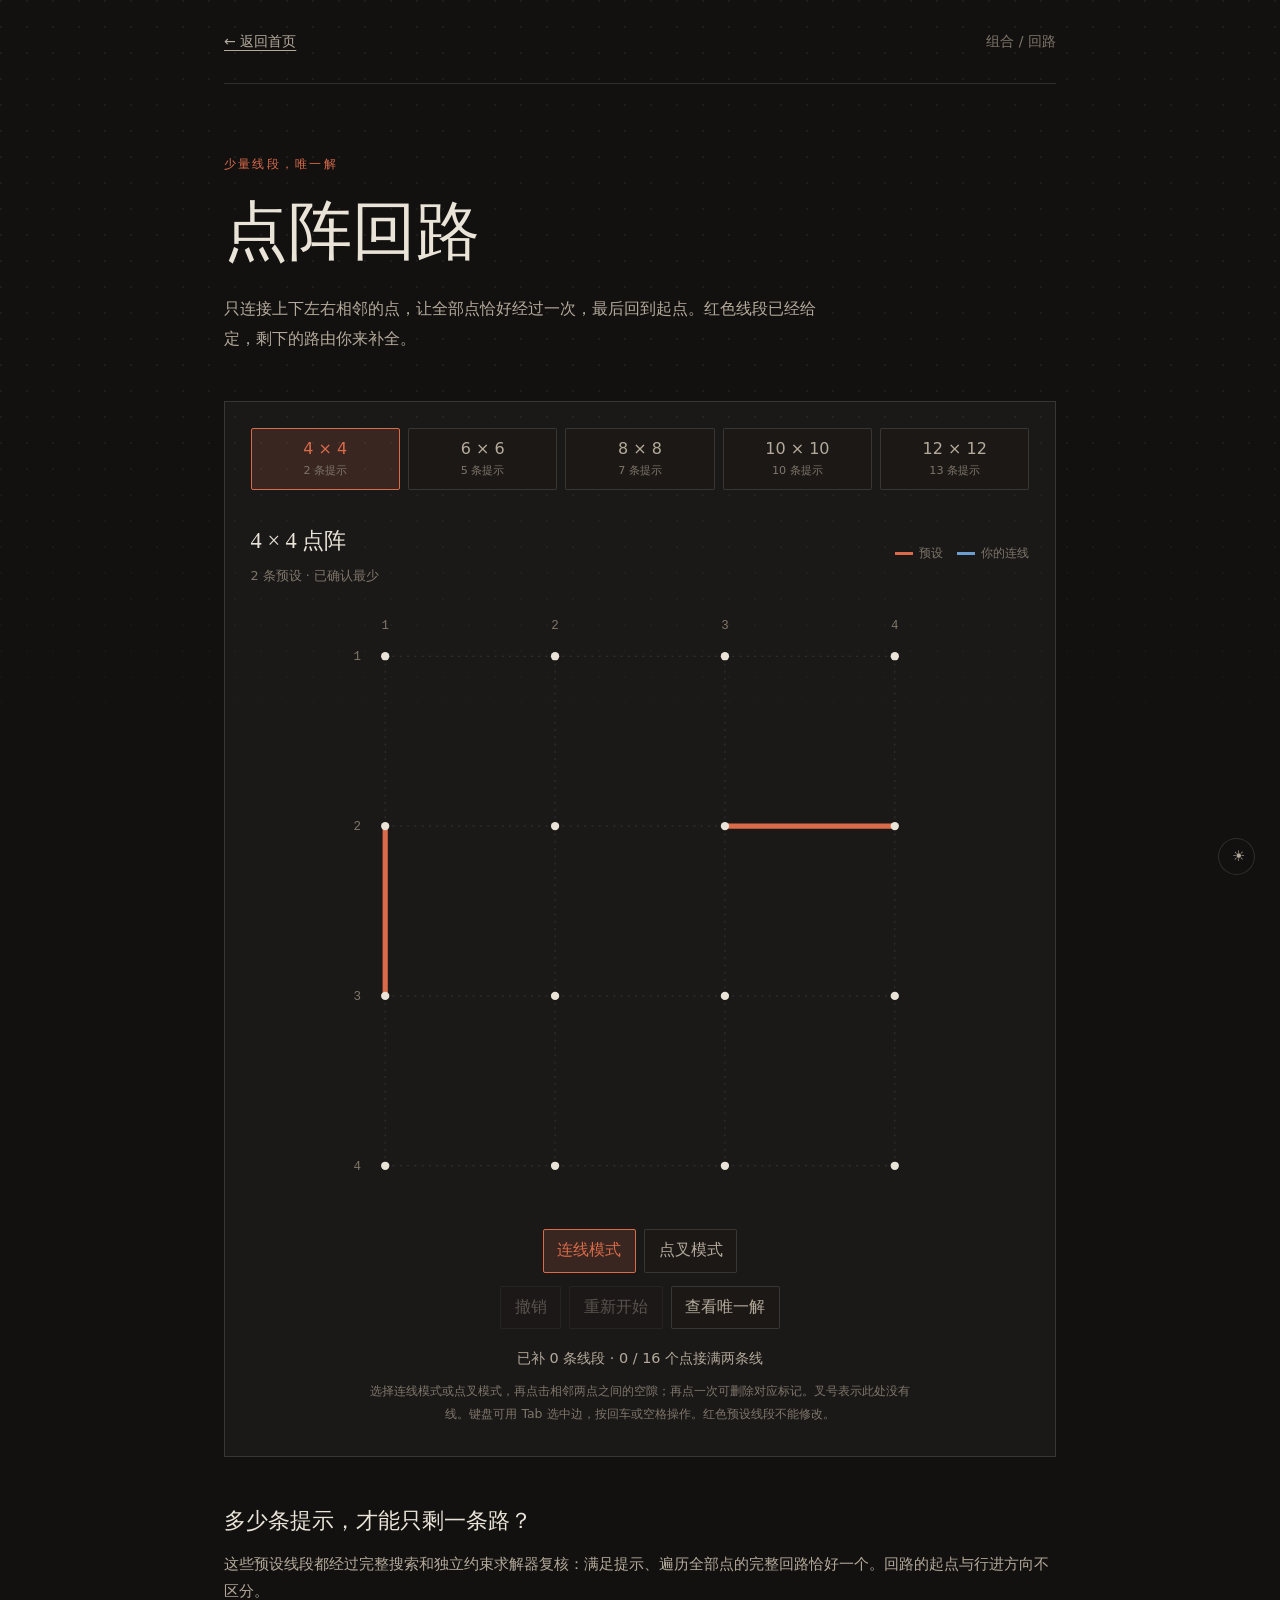
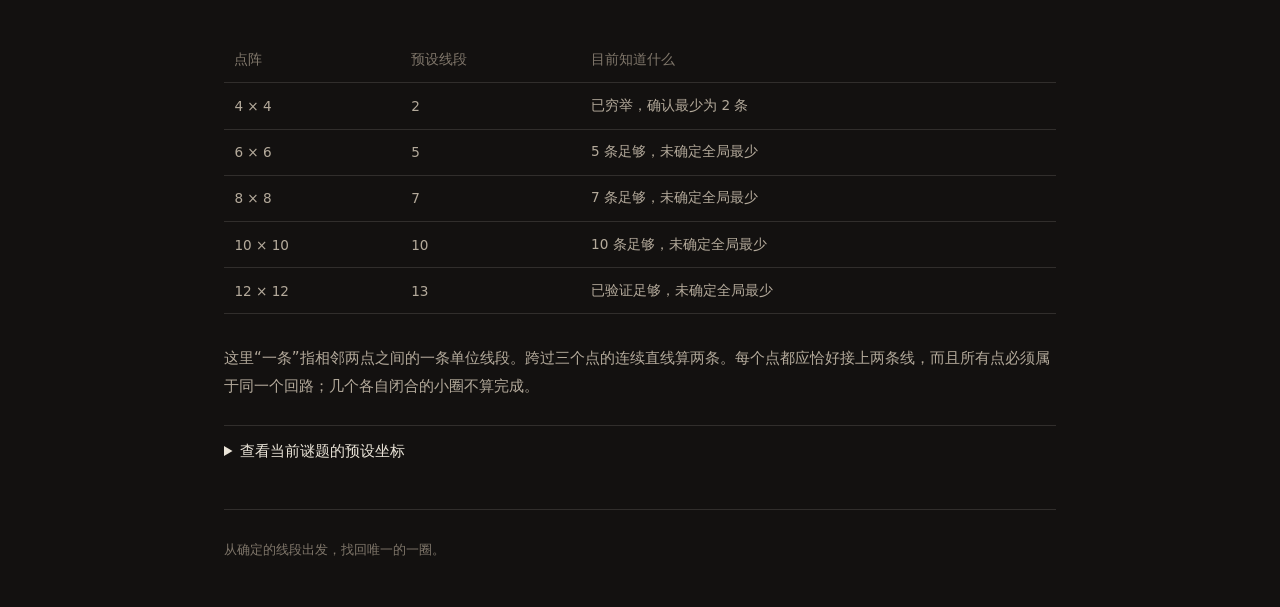
<file: grid-loops.html>
<!doctype html>
<html lang="zh-CN">
<head>
<meta charset="utf-8"><meta name="viewport" content="width=device-width,initial-scale=1">
<title>点阵回路 · 少量线段，唯一解</title>
<meta name="description" content="4×4、6×6、8×8、10×10、12×12 点阵的唯一回路谜题。从少量预设线段出发，让每个点恰好经过一次。">
<link rel="stylesheet" href="./theme.css"><link rel="stylesheet" href="./grid-loops.css?v=cross-mobile-2">
<script>try{document.documentElement.dataset.theme=localStorage.getItem('site-theme')||'dark'}catch(e){document.documentElement.dataset.theme='dark'}</script>
<script defer src="./grid-loops-data.js?v=12-13"></script><script defer src="./grid-loops.js?v=answers-restored-1"></script>
</head>
<body>
<main class="loop-page">
<nav><a href="./index.html">← 返回首页</a><span>组合 / 回路</span></nav>
<header><p class="eyebrow">少量线段，唯一解</p><h1>点阵回路</h1><p class="intro">只连接上下左右相邻的点，让全部点恰好经过一次，最后回到起点。红色线段已经给定，剩下的路由你来补全。</p></header>
<section class="puzzle" aria-label="点阵回路谜题">
<div class="size-tabs" role="group" aria-label="选择点阵尺寸"><button type="button" data-size="4" aria-pressed="true">4 × 4 <small>2 条提示</small></button><button type="button" data-size="6" aria-pressed="false">6 × 6 <small>5 条提示</small></button><button type="button" data-size="8" aria-pressed="false">8 × 8 <small>7 条提示</small></button><button type="button" data-size="10" aria-pressed="false">10 × 10 <small>10 条提示</small></button><button type="button" data-size="12" aria-pressed="false">12 × 12 <small id="clue-count-12">13 条提示</small></button></div>
<div class="puzzle-heading"><div><h2 id="board-title">4 × 4 点阵</h2><p id="record-note"></p></div><span class="legend"><i class="given-key"></i>预设 <i class="drawn-key"></i>你的连线</span></div>
<div class="board-wrap"><svg id="board" viewBox="0 0 600 600" role="group" aria-label="点阵，点击相邻点之间的空隙添加或删除线段"></svg></div>
<div class="mode-toolbar" role="group" aria-label="操作模式"><button type="button" data-mode="line" aria-pressed="true">连线模式</button><button type="button" data-mode="cross" aria-pressed="false">点叉模式</button></div>
<div class="toolbar"><button id="undo" type="button">撤销</button><button id="reset" type="button">重新开始</button><button id="solution" type="button" aria-pressed="false">查看唯一解</button></div>
<p id="status" role="status" aria-live="polite"></p><p class="help">选择连线模式或点叉模式，再点击相邻两点之间的空隙；再点一次可删除对应标记。叉号表示此处没有线。键盘可用 Tab 选中边，按回车或空格操作。红色预设线段不能修改。</p>
</section>
<section class="notes"><h2>多少条提示，才能只剩一条路？</h2><p>这些预设线段都经过完整搜索和独立约束求解器复核：满足提示、遍历全部点的完整回路恰好一个。回路的起点与行进方向不区分。</p>
<div class="table-wrap"><table><thead><tr><th>点阵</th><th>预设线段</th><th>目前知道什么</th></tr></thead><tbody><tr><td>4 × 4</td><td>2</td><td>已穷举，确认最少为 2 条</td></tr><tr><td>6 × 6</td><td>5</td><td>5 条足够，未确定全局最少</td></tr><tr><td>8 × 8</td><td>7</td><td>7 条足够，未确定全局最少</td></tr><tr><td>10 × 10</td><td>10</td><td>10 条足够，未确定全局最少</td></tr><tr><td>12 × 12</td><td id="record-count-12">13</td><td>已验证足够，未确定全局最少</td></tr></tbody></table></div>
<p>这里“一条”指相邻两点之间的一条单位线段。跨过三个点的连续直线算两条。每个点都应恰好接上两条线，而且所有点必须属于同一个回路；几个各自闭合的小圈不算完成。</p><details><summary>查看当前谜题的预设坐标</summary><p>坐标按（行，列）表示，从左上角起编号。</p><ol id="coordinates"></ol></details>
</section><footer>从确定的线段出发，找回唯一的一圈。</footer>
</main><button class="theme-btn" id="themeBtn" type="button" aria-label="切换明暗主题">☀</button>
</body></html>
</file>
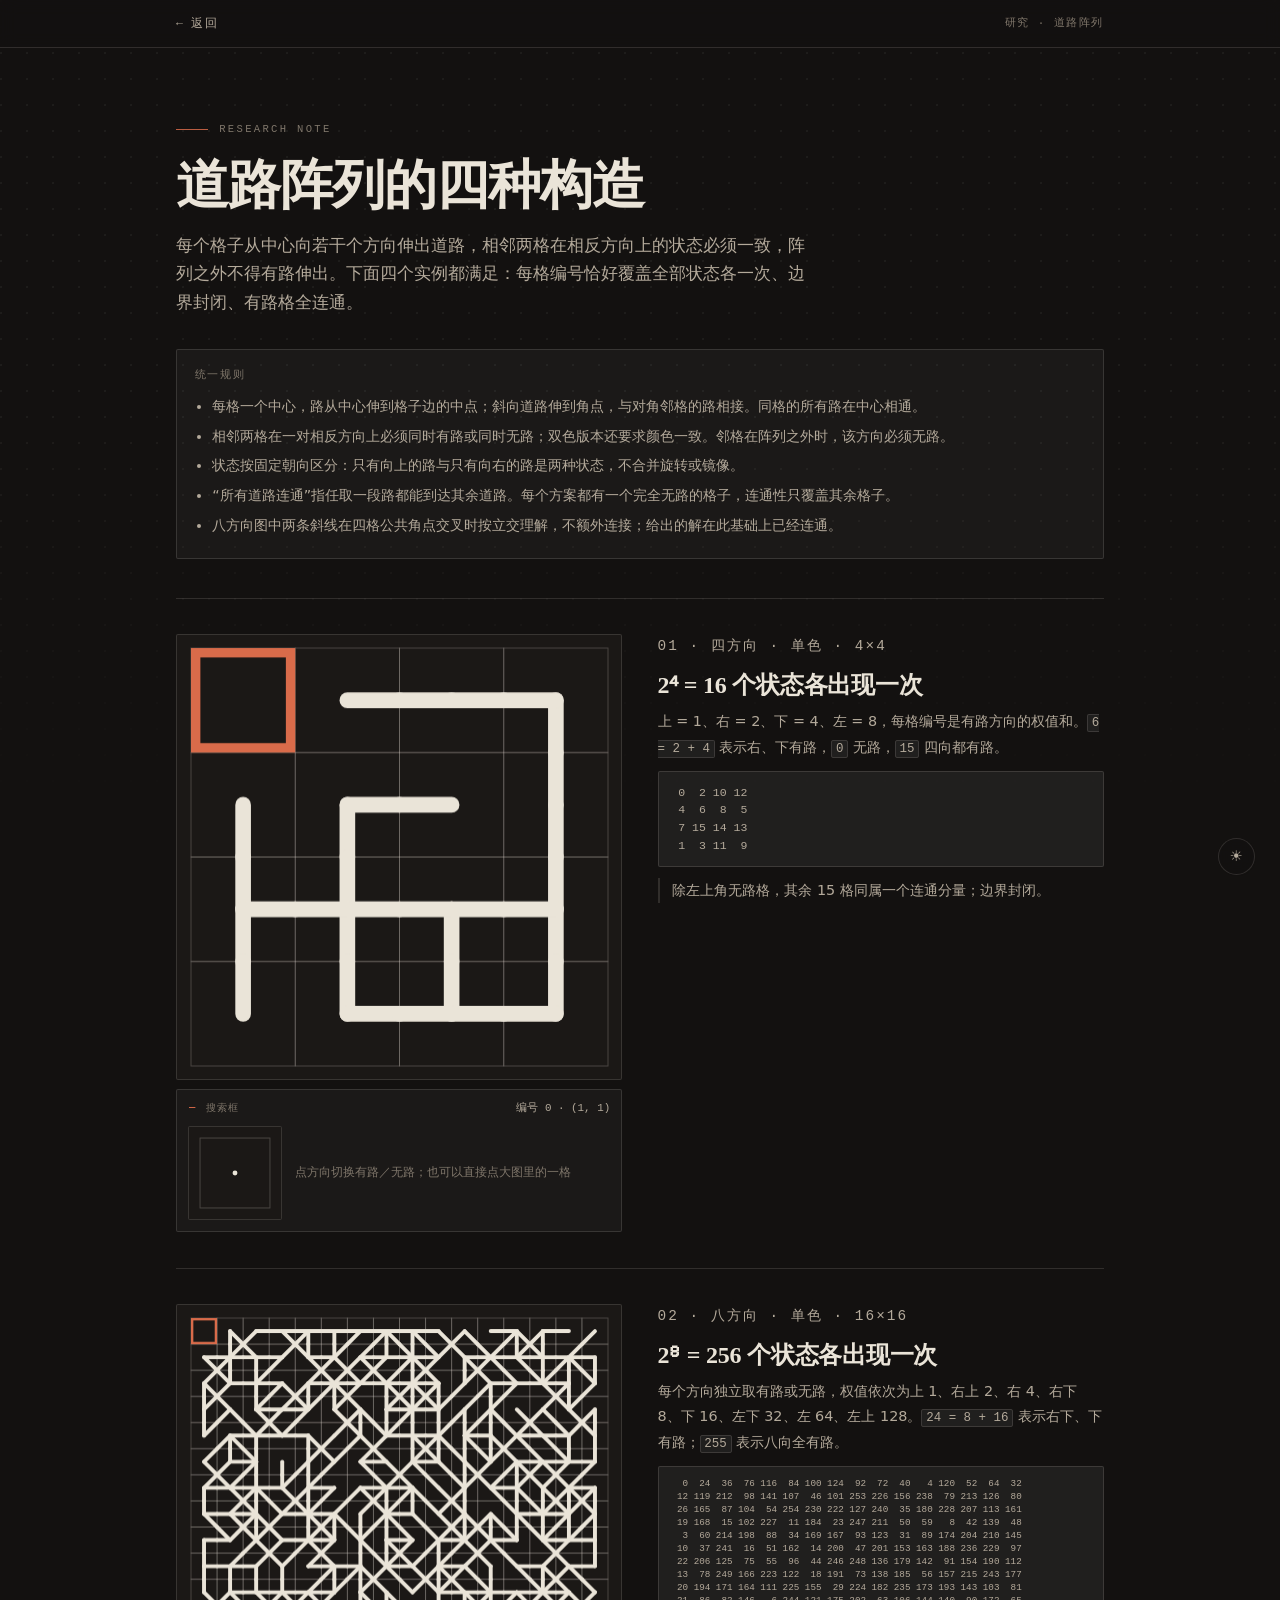
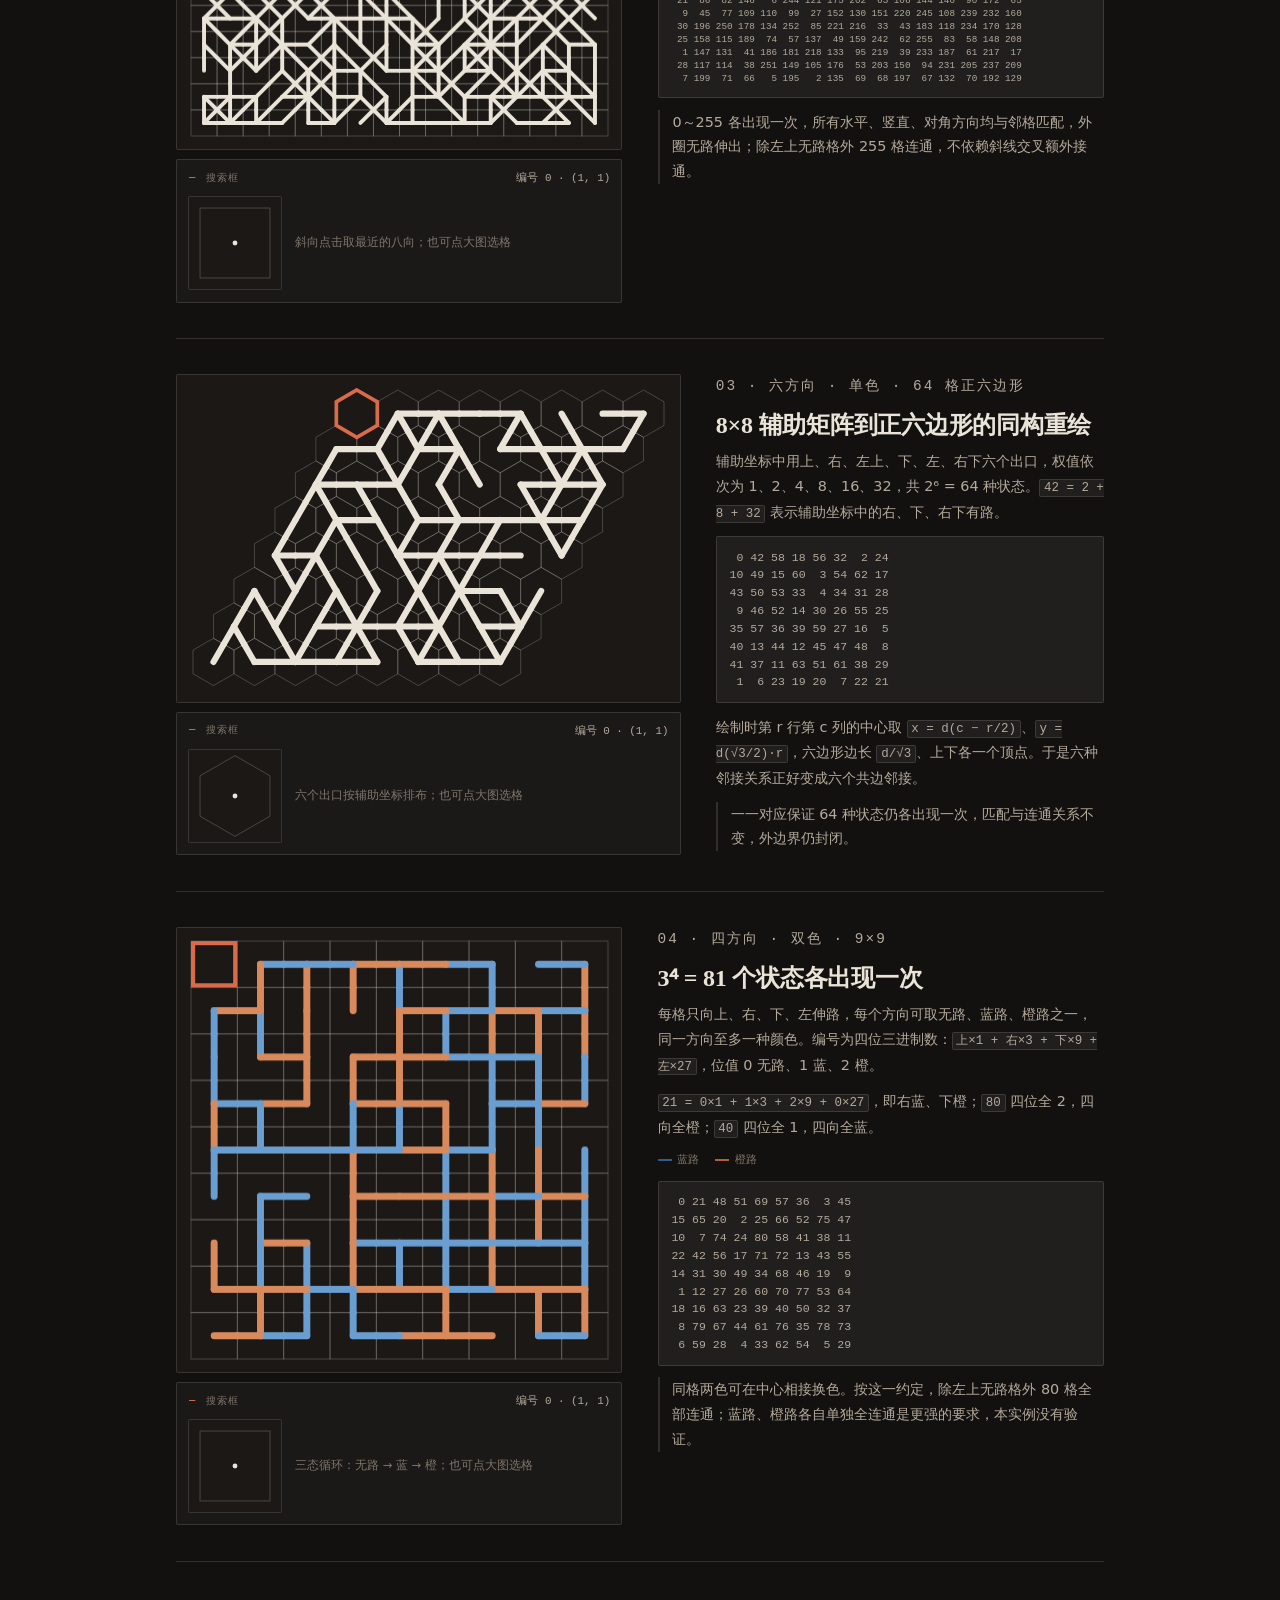
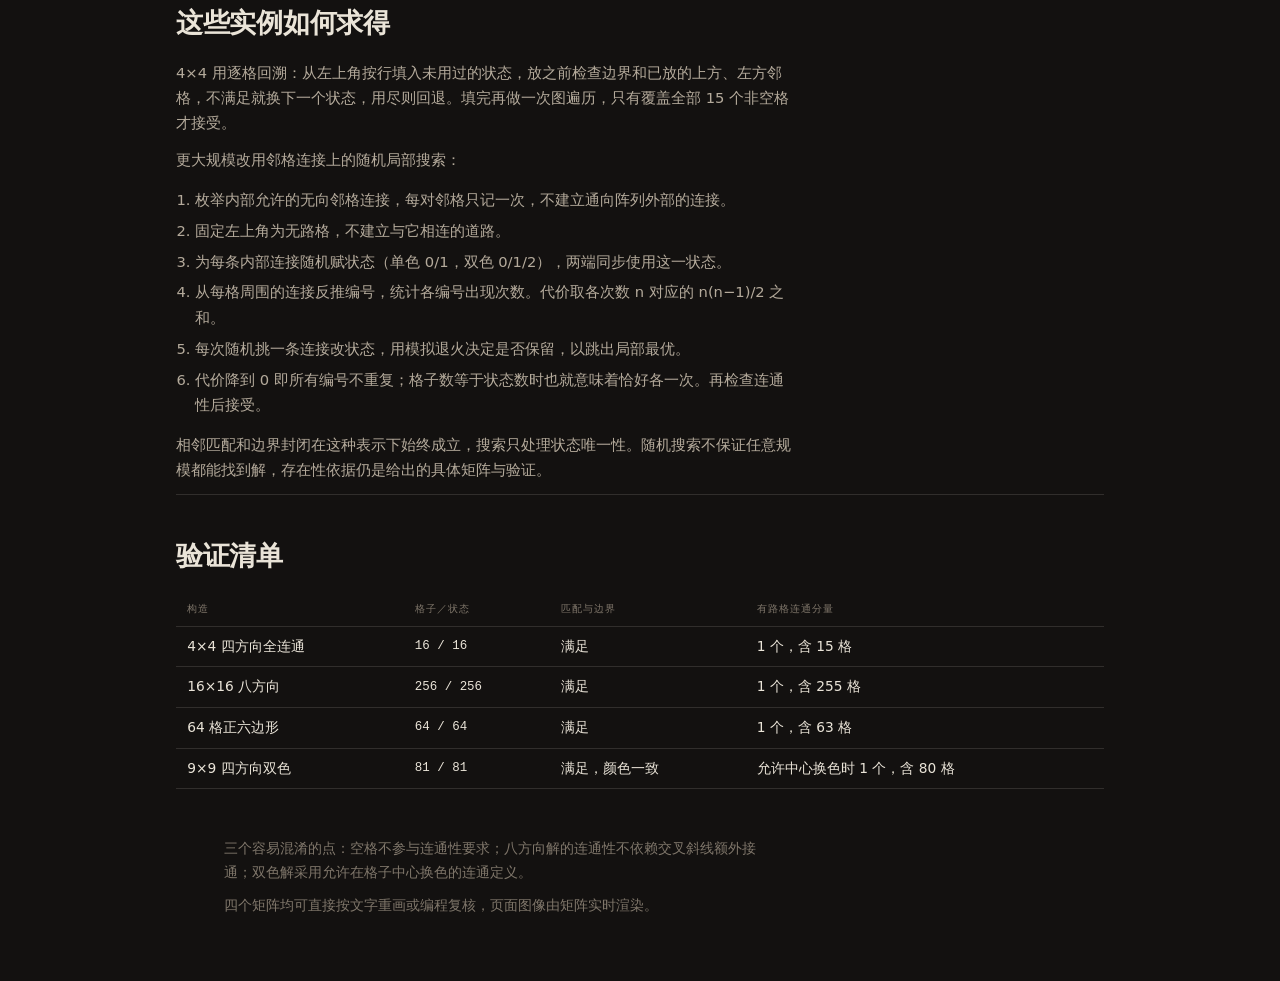
<file: roads.html>
<!doctype html>
<html lang="zh-CN">
<head>
<meta charset="utf-8">
<meta name="viewport" content="width=device-width,initial-scale=1">
<title>道路阵列的四种构造</title>
<meta name="color-scheme" content="light dark">
<link rel="stylesheet" href="./theme.css">
<script>
(function(){
  var t = null;
  try { t = localStorage.getItem('site-theme'); } catch (e) {}
  document.documentElement.setAttribute('data-theme', t || 'dark');
})();
</script>
<link rel="icon" href="data:image/svg+xml,%3Csvg xmlns='http://www.w3.org/2000/svg' viewBox='0 0 16 16'%3E%3Cg fill='%23a6432b'%3E%3Ccircle cx='3.2' cy='3.2' r='1.6'/%3E%3Ccircle cx='12.8' cy='3.2' r='1.6'/%3E%3Ccircle cx='3.2' cy='12.8' r='1.6'/%3E%3Ccircle cx='12.8' cy='12.8' r='1.6'/%3E%3C/g%3E%3C/svg%3E">
<style>
  *,*::before,*::after{box-sizing:border-box}
  html{scroll-behavior:smooth}
  body{
    font-family:var(--sans);font-size:16.5px;line-height:1.72;
  }
  a{color:inherit}
  :focus-visible{outline:2px solid var(--accent);outline-offset:3px}

  .topbar{
    position:sticky;top:0;z-index:20;
    background:var(--btn-bg);
    -webkit-backdrop-filter:blur(8px);backdrop-filter:blur(8px);
    border-bottom:1px solid var(--line);
  }
  .topbar__in{
    max-width:var(--wide);margin:0 auto;padding:.85rem var(--pad);
    display:flex;align-items:center;justify-content:space-between;gap:1rem;
  }
  .back{
    display:inline-flex;align-items:center;gap:.45rem;text-decoration:none;
    font-family:var(--mono);font-size:.72rem;letter-spacing:.12em;text-transform:uppercase;
    color:var(--ink-2);transition:color .2s ease;
  }
  .back:hover{color:var(--accent)}
  .crumb{font-family:var(--mono);font-size:.68rem;letter-spacing:.14em;text-transform:uppercase;color:var(--ink-3)}

  .head{max-width:var(--wide);margin:0 auto;padding:clamp(2.4rem,7vw,4.5rem) var(--pad) clamp(1.2rem,3vw,2rem)}
  .kicker{
    display:flex;align-items:center;gap:.7rem;margin:0 0 1.2rem;
    font-family:var(--mono);font-size:.66rem;letter-spacing:.22em;text-transform:uppercase;color:var(--ink-3);
  }
  .kicker::before{content:"";width:2rem;height:1px;background:var(--accent);opacity:.85}
  h1{
    margin:0 0 1.1rem;font-family:var(--serif);font-weight:600;
    font-size:clamp(2rem,6vw,3.3rem);line-height:1.08;letter-spacing:-.02em;
  }
  .def{max-width:60ch;margin:0;color:var(--ink-2)}
  .def b{font-weight:500;color:var(--ink)}

  .wrap{max-width:var(--wide);margin:0 auto;padding:0 var(--pad)}
  .rules{
    border:1px solid var(--line);border-radius:2px;
    background:var(--fill);
    padding:1rem 1.1rem;margin:0 0 clamp(1.6rem,4vw,2.4rem);
  }
  .rules h2{
    margin:0 0 .6rem;font-family:var(--mono);font-size:.68rem;
    letter-spacing:.16em;text-transform:uppercase;color:var(--ink-3);font-weight:400;
  }
  .rules ul{margin:0;padding-left:1.1rem;font-size:.9rem;color:var(--ink-2)}
  .rules li{margin:.3rem 0}

  .build{
    display:grid;grid-template-columns:minmax(0,1fr) minmax(0,1fr);
    gap:clamp(1rem,3vw,2.2rem);align-items:start;
    padding:clamp(1.4rem,3.5vw,2.2rem) 0;border-top:1px solid var(--line);
  }
  .build--hex{grid-template-columns:minmax(0,1.3fr) minmax(0,1fr)}
  .fig{
    border:1px solid var(--line);border-radius:2px;
    background:var(--paper-2);padding:.6rem;
  }
  .fig canvas{display:block;width:100%;aspect-ratio:1/1;height:auto}
  .col{min-width:0}
  .probe{
    margin-top:.55rem;
    border:1px solid var(--line);border-radius:2px;
    background:var(--fill);
  }
  .probe summary{
    display:flex;align-items:center;gap:.6rem;
    padding:.55rem .7rem;cursor:pointer;list-style:none;
    font-family:var(--mono);font-size:.68rem;color:var(--ink-3);
  }
  .probe summary::-webkit-details-marker{display:none}
  .probe summary::before{
    content:"+";flex:0 0 auto;width:1ch;
    color:var(--accent);font-size:.82rem;line-height:1;
  }
  .probe[open] summary::before{content:"−"}
  .probe summary:hover{color:var(--ink)}
  .probe__label{font-size:.62rem;letter-spacing:.14em;text-transform:uppercase}
  .probe__state{margin-left:auto;color:var(--ink-2);font-variant-numeric:tabular-nums}
  .probe__body{display:flex;gap:.8rem;align-items:center;padding:0 .7rem .7rem}
  .probe canvas{
    width:94px;height:94px;flex:0 0 94px;display:block;
    border:1px solid var(--line);border-radius:2px;
    background:var(--paper-2);cursor:pointer;
    transition:border-color .2s ease;
  }
  .probe canvas:hover{border-color:var(--ink-3)}
  .probe__tip{margin:0;min-width:0;font-size:.72rem;color:var(--ink-3);line-height:1.55}
  .txt{min-width:0}
  .tag{margin:0 0 .55rem;font-family:var(--mono);font-size:.66rem;letter-spacing:.14em;text-transform:uppercase;color:var(--accent)}
  .txt h2{
    margin:0 0 .6rem;font-family:var(--serif);font-weight:600;
    font-size:clamp(1.2rem,2.6vw,1.5rem);line-height:1.25;letter-spacing:-.01em;
  }
  .txt p{margin:0 0 .7rem;font-size:.9rem;color:var(--ink-2);max-width:52ch}
  .txt p:last-child{margin-bottom:0}
  .txt code{font-family:var(--mono);font-size:.78rem;background:var(--fill-2);border:1px solid var(--line);border-radius:2px;padding:.08em .3em}
  .why{color:var(--ink-3);font-size:.85rem;border-left:2px solid var(--line);padding-left:.8rem}
  .mx{
    font-family:var(--mono);font-size:.72rem;line-height:1.55;
    margin:.7rem 0;padding:.7rem .8rem;
    background:var(--fill-2);border:1px solid var(--line);border-radius:2px;
    overflow-x:auto;white-space:pre;color:var(--ink-2);
  }
  .mx--sm{font-size:.58rem;line-height:1.4}
  .legend{display:flex;gap:1rem;flex-wrap:wrap;margin:.2rem 0 .7rem;font-family:var(--mono);font-size:.68rem;color:var(--ink-3)}
  .legend i{display:inline-block;width:14px;height:2px;vertical-align:.25em;margin-right:.35rem}
  .legend .blue{background:#2f5d8c}
  .legend .orange{background:#b45f36}

  .sect{padding:clamp(1.6rem,4vw,2.4rem) 0 0;border-top:1px solid var(--line)}
  .sect h2{
    margin:0 0 .8rem;font-family:var(--serif);font-weight:600;
    font-size:clamp(1.3rem,3vw,1.7rem);letter-spacing:-.01em;
  }
  .sect p{max-width:66ch;color:var(--ink-2);font-size:.92rem;margin:0 0 .7rem}
  .sect ol{padding-left:1.2rem;font-size:.92rem;color:var(--ink-2);max-width:66ch}
  .sect li{margin:.35rem 0}

  table{width:100%;border-collapse:collapse;font-size:.86rem;margin:.6rem 0 0}
  th,td{padding:.5rem .7rem;border-bottom:1px solid var(--line);text-align:left}
  thead th{
    font-family:var(--mono);font-size:.62rem;font-weight:400;letter-spacing:.1em;
    text-transform:uppercase;color:var(--ink-3);
  }
  td.num{font-family:var(--mono);font-size:.78rem;font-variant-numeric:tabular-nums}

  .foot{
    max-width:var(--wide);margin:0 auto;
    padding:clamp(2rem,5vw,3rem) var(--pad) 4rem;
    font-size:.85rem;color:var(--ink-3);
  }
  .foot p{max-width:64ch;margin:0 0 .6rem}
  .foot p:last-child{margin-bottom:0}

  @media (max-width:900px){
    .build{grid-template-columns:1fr}
    .fig{max-width:32rem}
  }
  @media (prefers-reduced-motion:reduce){html{scroll-behavior:auto}}
</style>
</head>
<body>

<div class="topbar">
  <div class="topbar__in">
    <a class="back" href="./"><span aria-hidden="true">←</span> 返回</a>
    <span class="crumb">研究 · 道路阵列</span>
  </div>
</div>

<header class="head">
  <p class="kicker">Research Note</p>
  <h1>道路阵列的四种构造</h1>
  <p class="def">每个格子从中心向若干个方向伸出道路，相邻两格在相反方向上的状态必须一致，阵列之外不得有路伸出。下面四个实例都满足：每格编号恰好覆盖全部状态各一次、边界封闭、有路格全连通。</p>
</header>

<main class="wrap">

  <section class="rules">
    <h2>统一规则</h2>
    <ul>
      <li>每格一个中心，路从中心伸到格子边的中点；斜向道路伸到角点，与对角邻格的路相接。同格的所有路在中心相通。</li>
      <li>相邻两格在一对相反方向上必须同时有路或同时无路；双色版本还要求颜色一致。邻格在阵列之外时，该方向必须无路。</li>
      <li>状态按固定朝向区分：只有向上的路与只有向右的路是两种状态，不合并旋转或镜像。</li>
      <li>“所有道路连通”指任取一段路都能到达其余道路。每个方案都有一个完全无路的格子，连通性只覆盖其余格子。</li>
      <li>八方向图中两条斜线在四格公共角点交叉时按立交理解，不额外连接；给出的解在此基础上已经连通。</li>
    </ul>
  </section>

  <section class="build">
    <div class="col">
      <div class="fig"><canvas id="c4" role="img" aria-label="4×4 四方向道路阵列"></canvas></div>
      <details class="probe" open>
        <summary>
          <span class="probe__label">搜索框</span>
          <span class="probe__state" id="s4">编号 0 · (1, 1)</span>
        </summary>
        <div class="probe__body">
          <canvas id="p4" role="img" aria-label="可编辑的单格，点击方向切换"></canvas>
          <p class="probe__tip">点方向切换有路／无路；也可以直接点大图里的一格</p>
        </div>
      </details>
    </div>
    <div class="txt">
      <p class="tag">01 · 四方向 · 单色 · 4×4</p>
      <h2>2⁴ = 16 个状态各出现一次</h2>
      <p>上 = 1、右 = 2、下 = 4、左 = 8，每格编号是有路方向的权值和。<code>6 = 2 + 4</code> 表示右、下有路，<code>0</code> 无路，<code>15</code> 四向都有路。</p>
      <pre class="mx" id="m4"></pre>
      <p class="why">除左上角无路格，其余 15 格同属一个连通分量；边界封闭。</p>
    </div>
  </section>

  <section class="build">
    <div class="col">
      <div class="fig"><canvas id="c16" role="img" aria-label="16×16 八方向道路阵列"></canvas></div>
      <details class="probe" open>
        <summary>
          <span class="probe__label">搜索框</span>
          <span class="probe__state" id="s16">编号 0 · (1, 1)</span>
        </summary>
        <div class="probe__body">
          <canvas id="p16" role="img" aria-label="可编辑的单格，点击方向切换"></canvas>
          <p class="probe__tip">斜向点击取最近的八向；也可点大图选格</p>
        </div>
      </details>
    </div>
    <div class="txt">
      <p class="tag">02 · 八方向 · 单色 · 16×16</p>
      <h2>2⁸ = 256 个状态各出现一次</h2>
      <p>每个方向独立取有路或无路，权值依次为上 1、右上 2、右 4、右下 8、下 16、左下 32、左 64、左上 128。<code>24 = 8 + 16</code> 表示右下、下有路；<code>255</code> 表示八向全有路。</p>
      <pre class="mx mx--sm" id="m16"></pre>
      <p class="why">0～255 各出现一次，所有水平、竖直、对角方向均与邻格匹配，外圈无路伸出；除左上无路格外 255 格连通，不依赖斜线交叉额外接通。</p>
    </div>
  </section>

  <section class="build build--hex">
    <div class="col">
      <div class="fig"><canvas id="chex" role="img" aria-label="64 个正六边形组成的道路阵列"></canvas></div>
      <details class="probe" open>
        <summary>
          <span class="probe__label">搜索框</span>
          <span class="probe__state" id="shex">编号 0 · (1, 1)</span>
        </summary>
        <div class="probe__body">
          <canvas id="phex" role="img" aria-label="可编辑的单格，点击方向切换"></canvas>
          <p class="probe__tip">六个出口按辅助坐标排布；也可点大图选格</p>
        </div>
      </details>
    </div>
    <div class="txt">
      <p class="tag">03 · 六方向 · 单色 · 64 格正六边形</p>
      <h2>8×8 辅助矩阵到正六边形的同构重绘</h2>
      <p>辅助坐标中用上、右、左上、下、左、右下六个出口，权值依次为 1、2、4、8、16、32，共 2⁶ = 64 种状态。<code>42 = 2 + 8 + 32</code> 表示辅助坐标中的右、下、右下有路。</p>
      <pre class="mx" id="mhex"></pre>
      <p>绘制时第 r 行第 c 列的中心取 <code>x = d(c − r/2)</code>、<code>y = d(√3/2)·r</code>，六边形边长 <code>d/√3</code>、上下各一个顶点。于是六种邻接关系正好变成六个共边邻接。</p>
      <p class="why">一一对应保证 64 种状态仍各出现一次，匹配与连通关系不变，外边界仍封闭。</p>
    </div>
  </section>

  <section class="build">
    <div class="col">
      <div class="fig"><canvas id="c9" role="img" aria-label="9×9 四方向双色道路阵列"></canvas></div>
      <details class="probe" open>
        <summary>
          <span class="probe__label">搜索框</span>
          <span class="probe__state" id="s9">编号 0 · (1, 1)</span>
        </summary>
        <div class="probe__body">
          <canvas id="p9" role="img" aria-label="可编辑的单格，点击循环切换无路、蓝、橙"></canvas>
          <p class="probe__tip">三态循环：无路 → 蓝 → 橙；也可点大图选格</p>
        </div>
      </details>
    </div>
    <div class="txt">
      <p class="tag">04 · 四方向 · 双色 · 9×9</p>
      <h2>3⁴ = 81 个状态各出现一次</h2>
      <p>每格只向上、右、下、左伸路，每个方向可取无路、蓝路、橙路之一，同一方向至多一种颜色。编号为四位三进制数：<code>上×1 + 右×3 + 下×9 + 左×27</code>，位值 0 无路、1 蓝、2 橙。</p>
      <p><code>21 = 0×1 + 1×3 + 2×9 + 0×27</code>，即右蓝、下橙；<code>80</code> 四位全 2，四向全橙；<code>40</code> 四位全 1，四向全蓝。</p>
      <div class="legend"><span><i class="blue"></i>蓝路</span><span><i class="orange"></i>橙路</span></div>
      <pre class="mx" id="m9"></pre>
      <p class="why">同格两色可在中心相接换色。按这一约定，除左上无路格外 80 格全部连通；蓝路、橙路各自单独全连通是更强的要求，本实例没有验证。</p>
    </div>
  </section>

  <section class="sect">
    <h2>这些实例如何求得</h2>
    <p>4×4 用逐格回溯：从左上角按行填入未用过的状态，放之前检查边界和已放的上方、左方邻格，不满足就换下一个状态，用尽则回退。填完再做一次图遍历，只有覆盖全部 15 个非空格才接受。</p>
    <p>更大规模改用邻格连接上的随机局部搜索：</p>
    <ol>
      <li>枚举内部允许的无向邻格连接，每对邻格只记一次，不建立通向阵列外部的连接。</li>
      <li>固定左上角为无路格，不建立与它相连的道路。</li>
      <li>为每条内部连接随机赋状态（单色 0/1，双色 0/1/2），两端同步使用这一状态。</li>
      <li>从每格周围的连接反推编号，统计各编号出现次数。代价取各次数 n 对应的 n(n−1)/2 之和。</li>
      <li>每次随机挑一条连接改状态，用模拟退火决定是否保留，以跳出局部最优。</li>
      <li>代价降到 0 即所有编号不重复；格子数等于状态数时也就意味着恰好各一次。再检查连通性后接受。</li>
    </ol>
    <p>相邻匹配和边界封闭在这种表示下始终成立，搜索只处理状态唯一性。随机搜索不保证任意规模都能找到解，存在性依据仍是给出的具体矩阵与验证。</p>
  </section>

  <section class="sect">
    <h2>验证清单</h2>
    <table>
      <thead>
        <tr><th scope="col">构造</th><th scope="col">格子／状态</th><th scope="col">匹配与边界</th><th scope="col">有路格连通分量</th></tr>
      </thead>
      <tbody>
        <tr><td>4×4 四方向全连通</td><td class="num">16 / 16</td><td>满足</td><td>1 个，含 15 格</td></tr>
        <tr><td>16×16 八方向</td><td class="num">256 / 256</td><td>满足</td><td>1 个，含 255 格</td></tr>
        <tr><td>64 格正六边形</td><td class="num">64 / 64</td><td>满足</td><td>1 个，含 63 格</td></tr>
        <tr><td>9×9 四方向双色</td><td class="num">81 / 81</td><td>满足，颜色一致</td><td>允许中心换色时 1 个，含 80 格</td></tr>
      </tbody>
    </table>
  </section>

  <footer class="foot">
    <p>三个容易混淆的点：空格不参与连通性要求；八方向解的连通性不依赖交叉斜线额外接通；双色解采用允许在格子中心换色的连通定义。</p>
    <p>四个矩阵均可直接按文字重画或编程复核，页面图像由矩阵实时渲染。</p>
  </footer>

</main>

<script>
(function(){
  'use strict';

  var COL = {
    ink: '#1b1613',
    blue: '#2f5d8c',
    orange: '#b45f36',
    grid: 'rgba(20,16,13,.10)',
    bg: '#fbf9f3',
    mark: '#a6432b'
  };

  // 画布颜色跟随主题变量
  function refreshColors(){
    var cs = getComputedStyle(document.documentElement);
    function g(k, fb){ return cs.getPropertyValue(k).trim() || fb; }
    COL.ink = g('--cv-ink', COL.ink);
    COL.blue = g('--cv-blue', COL.blue);
    COL.orange = g('--cv-orange', COL.orange);
    COL.grid = g('--cv-grid', COL.grid);
    COL.bg = g('--cv-bg', COL.bg);
    COL.mark = g('--cv-mark', COL.mark);
  }

  // 四方向 / 八方向的单位方向向量，顺序与权值位一致
  var DIRS = {
    4: [[0, -1], [1, 0], [0, 1], [-1, 0]],
    8: [[0, -1], [1, -1], [1, 0], [1, 1], [0, 1], [-1, 1], [-1, 0], [-1, -1]]
  };

  // 辅助坐标的六个出口在平面上的角度（y 向下）
  var HEX_ANG = [300, 0, 240, 120, 180, 60];

  var DATA = null;

  function fit(canvas){
    refreshColors();
    var w = canvas.clientWidth, h = canvas.clientHeight;
    if (!w || !h) return null;
    var dpr = Math.min(window.devicePixelRatio || 1, 2);
    var pw = Math.round(w * dpr), ph = Math.round(h * dpr);
    if (canvas.width !== pw || canvas.height !== ph) { canvas.width = pw; canvas.height = ph; }
    var ctx = canvas.getContext('2d');
    ctx.setTransform(dpr, 0, 0, dpr, 0, 0);
    ctx.fillStyle = COL.bg;
    ctx.fillRect(0, 0, w, h);
    return { ctx: ctx, w: w, h: h };
  }

  function stateOf(v, d, colors){
    if (colors === 2) return Math.floor(v / Math.pow(3, d)) % 3;
    return (v >> d) & 1;
  }

  function drawSquare(canvas, g, hl){
    var f = fit(canvas);
    if (!f) return;
    var ctx = f.ctx;

    var pad = 4;
    var cell = Math.min((f.w - 2 * pad) / g.cols, (f.h - 2 * pad) / g.rows);
    var ox = (f.w - cell * g.cols) / 2;
    var oy = (f.h - cell * g.rows) / 2;

    ctx.strokeStyle = COL.grid;
    ctx.lineWidth = 1;
    for (var r = 0; r < g.rows; r++) {
      for (var c = 0; c < g.cols; c++) {
        ctx.strokeRect(ox + c * cell, oy + r * cell, cell, cell);
      }
    }

    var hr = -1, hc = -1;
    if (hl != null && hl >= 0 && hl < g.rows * g.cols) {
      hr = Math.floor(hl / g.cols);
      hc = hl % g.cols;
      ctx.fillStyle = 'var(--accent-soft)';
      ctx.fillRect(ox + hc * cell, oy + hr * cell, cell, cell);
    }

    var dirs = DIRS[g.dirs];
    ctx.lineCap = 'round';
    ctx.lineWidth = Math.max(1.6, cell * 0.15);

    for (var rr = 0; rr < g.rows; rr++) {
      for (var cc = 0; cc < g.cols; cc++) {
        var v = g.data[rr * g.cols + cc];
        var cx = ox + (cc + 0.5) * cell;
        var cy = oy + (rr + 0.5) * cell;
        for (var d = 0; d < dirs.length; d++) {
          var st = stateOf(v, d, g.colors);
          if (!st) continue;
          ctx.strokeStyle = g.colors === 2 ? (st === 1 ? COL.blue : COL.orange) : COL.ink;
          ctx.beginPath();
          ctx.moveTo(cx, cy);
          ctx.lineTo(cx + dirs[d][0] * cell / 2, cy + dirs[d][1] * cell / 2);
          ctx.stroke();
        }
      }
    }

    if (hr >= 0) {
      var b = Math.max(2, cell * 0.09);
      ctx.strokeStyle = COL.mark;
      ctx.lineWidth = b;
      ctx.strokeRect(ox + hc * cell + b / 2, oy + hr * cell + b / 2, cell - b, cell - b);
    }

    return { mode: 'square', ox: ox, oy: oy, cell: cell, rows: g.rows, cols: g.cols };
  }

  function drawHex(canvas, g, hl){
    var cw = canvas.clientWidth;
    if (!cw) return;

    var pad = 6;
    var unitW = (g.cols - 1) + (g.rows - 1) / 2 + 1;   // 列跨度 + 行错位累积 + 两侧半宽
    var unitH = (Math.sqrt(3) / 2) * (g.rows - 1) + 2 / Math.sqrt(3);
    var d = (cw - 2 * pad) / unitW;

    // 画布高度贴合内容，避免上下留白
    var wantH = Math.round(d * unitH + 2 * pad);
    if (Math.abs(canvas.clientHeight - wantH) > 1) canvas.style.height = wantH + 'px';

    var f = fit(canvas);
    if (!f) return;
    var ctx = f.ctx;

    var R = d / Math.sqrt(3);
    var offX = pad + 4 * d;                          // 最小 x 为 -4d
    var offY = pad + R;

    function centerX(r, c){ return offX + d * (c - r / 2); }
    function centerY(r){ return offY + (Math.sqrt(3) / 2) * d * r; }

    function hexPath(px, py){
      ctx.beginPath();
      for (var k = 0; k < 6; k++) {
        var a = (-90 + 60 * k) * Math.PI / 180;
        var vx = px + Math.cos(a) * R, vy = py + Math.sin(a) * R;
        if (k === 0) ctx.moveTo(vx, vy); else ctx.lineTo(vx, vy);
      }
      ctx.closePath();
    }

    ctx.strokeStyle = COL.grid;
    ctx.lineWidth = 1;
    for (var r0 = 0; r0 < g.rows; r0++) {
      for (var c0 = 0; c0 < g.cols; c0++) {
        hexPath(centerX(r0, c0), centerY(r0));
        ctx.stroke();
      }
    }

    var valid = hl != null && hl >= 0 && hl < g.rows * g.cols;
    var hr = valid ? Math.floor(hl / g.cols) : -1;
    var hc = valid ? hl % g.cols : -1;

    if (valid) {
      hexPath(centerX(hr, hc), centerY(hr));
      ctx.fillStyle = 'var(--accent-soft)';
      ctx.fill();
    }

    ctx.lineCap = 'round';
    ctx.lineWidth = Math.max(1.6, d * 0.15);

    for (var r = 0; r < g.rows; r++) {
      for (var c = 0; c < g.cols; c++) {
        var v = g.data[r * g.cols + c];
        var cx = centerX(r, c), cy = centerY(r);
        ctx.strokeStyle = COL.ink;
        for (var i = 0; i < 6; i++) {
          if (!((v >> i) & 1)) continue;
          var ang = HEX_ANG[i] * Math.PI / 180;
          ctx.beginPath();
          ctx.moveTo(cx, cy);
          ctx.lineTo(cx + Math.cos(ang) * d / 2, cy + Math.sin(ang) * d / 2);
          ctx.stroke();
        }
      }
    }

    if (valid) {
      hexPath(centerX(hr, hc), centerY(hr));
      ctx.strokeStyle = COL.mark;
      ctx.lineWidth = Math.max(2, d * 0.09);
      ctx.stroke();
    }

    return { mode: 'hex', ox: offX, oy: offY, d: d, R: R, rows: g.rows, cols: g.cols };
  }

  function fillMatrix(el, g){
    var maxLen = String(Math.pow(g.colors === 2 ? 3 : 2, g.dirs) - 1).length;
    var lines = [];
    for (var r = 0; r < g.rows; r++) {
      var row = [];
      for (var c = 0; c < g.cols; c++) {
        row.push(String(g.data[r * g.cols + c]).padStart(maxLen, ' '));
      }
      lines.push(row.join(' '));
    }
    el.textContent = lines.join('\n');
  }

  function encode(states, colors){
    var v = 0;
    for (var d = 0; d < states.length; d++) {
      v += colors === 2 ? states[d] * Math.pow(3, d) : (states[d] ? Math.pow(2, d) : 0);
    }
    return v;
  }

  function decode(v, dirs, colors){
    var out = [];
    for (var d = 0; d < dirs; d++) out.push(stateOf(v, d, colors));
    return out;
  }

  // 每个方向在平面上的角度（y 向下），用于把点击位置换算成方向
  var DIR_ANG = {
    4: [-90, 0, 90, 180],
    6: HEX_ANG,
    8: [-90, -45, 0, 45, 90, 135, 180, -135]
  };

  function nearestDir(ang, n){
    var list = DIR_ANG[n], best = 0, bd = 1e9;
    for (var i = 0; i < list.length; i++) {
      var diff = Math.abs(((ang - list[i] + 540) % 360) - 180);
      if (diff < bd) { bd = diff; best = i; }
    }
    return best;
  }

  function drawProbe(canvas, view){
    var f = fit(canvas);
    if (!f) return;
    var ctx = f.ctx, g = view.g;

    var cx = f.w / 2, cy = f.h / 2;
    var size = Math.min(f.w, f.h) * 0.76;

    if (view.kind === 'hex') {
      var R = size / Math.sqrt(3);
      ctx.strokeStyle = COL.grid;
      ctx.lineWidth = 1;
      ctx.beginPath();
      for (var k = 0; k < 6; k++) {
        var a = (-90 + 60 * k) * Math.PI / 180;
        var px = cx + Math.cos(a) * R, py = cy + Math.sin(a) * R;
        if (k === 0) ctx.moveTo(px, py); else ctx.lineTo(px, py);
      }
      ctx.closePath();
      ctx.stroke();

      ctx.lineCap = 'round';
      ctx.lineWidth = Math.max(2, size * 0.09);
      ctx.strokeStyle = COL.ink;
      for (var i = 0; i < 6; i++) {
        if (!view.states[i]) continue;
        var ang = HEX_ANG[i] * Math.PI / 180;
        ctx.beginPath();
        ctx.moveTo(cx, cy);
        ctx.lineTo(cx + Math.cos(ang) * size / 2, cy + Math.sin(ang) * size / 2);
        ctx.stroke();
      }
    } else {
      ctx.strokeStyle = COL.grid;
      ctx.lineWidth = 1;
      ctx.strokeRect(cx - size / 2, cy - size / 2, size, size);

      ctx.lineCap = 'round';
      ctx.lineWidth = Math.max(2, size * 0.09);
      var dirs = DIRS[g.dirs];
      for (var d = 0; d < dirs.length; d++) {
        var st = view.states[d];
        if (!st) continue;
        ctx.strokeStyle = g.colors === 2 ? (st === 1 ? COL.blue : COL.orange) : COL.ink;
        ctx.beginPath();
        ctx.moveTo(cx, cy);
        ctx.lineTo(cx + dirs[d][0] * size / 2, cy + dirs[d][1] * size / 2);
        ctx.stroke();
      }
    }

    ctx.fillStyle = COL.ink;
    ctx.beginPath();
    ctx.arc(cx, cy, Math.max(1.6, size * 0.035), 0, Math.PI * 2);
    ctx.fill();
  }

  function drawMain(view){
    if (view.kind === 'hex') return drawHex(view.main, view.g, view.index);
    return drawSquare(view.main, view.g, view.index);
  }

  // 把点击位置换算成格子下标
  function hitTest(geo, x, y){
    if (!geo) return null;
    if (geo.mode === 'square') {
      var c = Math.floor((x - geo.ox) / geo.cell);
      var r = Math.floor((y - geo.oy) / geo.cell);
      if (r < 0 || c < 0 || r >= geo.rows || c >= geo.cols) return null;
      return { r: r, c: c };
    }
    var best = null, bd = Infinity;
    for (var r2 = 0; r2 < geo.rows; r2++) {
      for (var c2 = 0; c2 < geo.cols; c2++) {
        var cx = geo.ox + geo.d * (c2 - r2 / 2);
        var cy = geo.oy + (Math.sqrt(3) / 2) * geo.d * r2;
        var dist = Math.sqrt((x - cx) * (x - cx) + (y - cy) * (y - cy));
        if (dist < bd) { bd = dist; best = { r: r2, c: c2 }; }
      }
    }
    return bd <= geo.R ? best : null;
  }

  function setupView(cfg){
    var g = cfg.g;
    var view = {
      kind: cfg.kind,
      g: g,
      main: document.getElementById(cfg.main),
      probe: document.getElementById(cfg.probe),
      state: document.getElementById(cfg.state),
      states: decode(g.data[0], g.dirs, g.colors),
      index: 0
    };

    view.apply = function(){
      var v = encode(view.states, g.colors);
      var idx = g.data.indexOf(v);
      view.index = idx;
      // 搜索框收起时不要恢复高亮
      if (view.box && !view.box.open) view.index = -1;
      view.geo = drawMain(view);
      drawProbe(view.probe, view);
      view.state.textContent = '编号 ' + v +
        (idx >= 0 ? ' · (' + (Math.floor(idx / g.cols) + 1) + ', ' + (idx % g.cols + 1) + ')' : ' · —');
    };

    // 点大图里的格子，把它设为当前编辑对象（反方向）
    var downAt = null;
    view.main.addEventListener('pointerdown', function(e){
      downAt = { x: e.clientX, y: e.clientY };
    });
    view.main.addEventListener('pointerup', function(e){
      if (!downAt) return;
      var moved = Math.sqrt(
        (e.clientX - downAt.x) * (e.clientX - downAt.x) +
        (e.clientY - downAt.y) * (e.clientY - downAt.y)
      );
      downAt = null;
      if (moved > 4) return;
      var rect = view.main.getBoundingClientRect();
      var hit = hitTest(view.geo, e.clientX - rect.left, e.clientY - rect.top);
      if (!hit) return;
      var idx = hit.r * g.cols + hit.c;
      view.states = decode(g.data[idx], g.dirs, g.colors);
      view.apply();
    });

    view.probe.addEventListener('click', function(e){
      var rect = view.probe.getBoundingClientRect();
      var x = e.clientX - rect.left - rect.width / 2;
      var y = e.clientY - rect.top - rect.height / 2;
      var ang = Math.atan2(y, x) * 180 / Math.PI;
      var d = nearestDir(ang, g.dirs);
      if (g.colors === 2) {
        view.states[d] = (view.states[d] + 1) % 3;
      } else {
        view.states[d] = view.states[d] ? 0 : 1;
      }
      view.apply();
    });

    // 收起时移除高亮，展开时重绘画布并恢复
    var box = view.probe.closest('details');
    view.box = box;
    if (box) {
      box.addEventListener('toggle', function(){
        if (box.open) {
          view.apply();
        } else {
          view.index = -1;
          drawMain(view);
        }
      });
    }

    view.apply();
    return view;
  }

  var VIEWS = [];

  fetch('./roads-data.json', { cache: 'no-cache' })
    .then(function(r){
      if (!r.ok) throw new Error('HTTP ' + r.status);
      return r.json();
    })
    .then(function(d){
      DATA = d;
      fillMatrix(document.getElementById('m4'), d.g4);
      fillMatrix(document.getElementById('m16'), d.g16);
      fillMatrix(document.getElementById('mhex'), d.hex);
      fillMatrix(document.getElementById('m9'), d.g9);

      VIEWS = [
        setupView({ kind: 'square', g: d.g4, main: 'c4', probe: 'p4', state: 's4' }),
        setupView({ kind: 'square', g: d.g16, main: 'c16', probe: 'p16', state: 's16' }),
        setupView({ kind: 'hex', g: d.hex, main: 'chex', probe: 'phex', state: 'shex' }),
        setupView({ kind: 'square', g: d.g9, main: 'c9', probe: 'p9', state: 's9' })
      ];

      var t;
      window.addEventListener('resize', function(){
        clearTimeout(t);
        t = setTimeout(function(){ VIEWS.forEach(function(v){ v.apply(); }); }, 120);
      });
    })
    .catch(function(){
      var fig = document.querySelector('.fig');
      if (fig) fig.insertAdjacentHTML('beforeend', '<p style="font-family:ui-monospace;font-size:.7rem;color:var(--ink-3);padding:.5rem">矩阵数据未能加载</p>');
    });

  window.onThemeChanged = function(){
    VIEWS.forEach(function(v){ v.apply(); });
  };
})();
</script>
<button class="theme-btn" id="themeBtn" type="button" aria-label="切换主题">☀</button>
<script>
(function(){
  var root = document.documentElement;
  var btn = document.getElementById('themeBtn');
  var KEY = 'site-theme';
  function paint(t){
    root.setAttribute('data-theme', t);
    if (btn) {
      btn.textContent = t === 'dark' ? '☀' : '☾';
      btn.setAttribute('aria-label', t === 'dark' ? '切到亮色' : '切到暗色');
    }
    if (typeof window.onThemeChanged === 'function') window.onThemeChanged();
  }
  var saved = null;
  try { saved = localStorage.getItem(KEY); } catch (e) {}
  paint(saved || 'dark');
  if (btn) btn.addEventListener('click', function(){
    var next = root.getAttribute('data-theme') === 'dark' ? 'light' : 'dark';
    try { localStorage.setItem(KEY, next); } catch (e) {}
    paint(next);
  });
})();
</script>
</body>
</html>
</file>
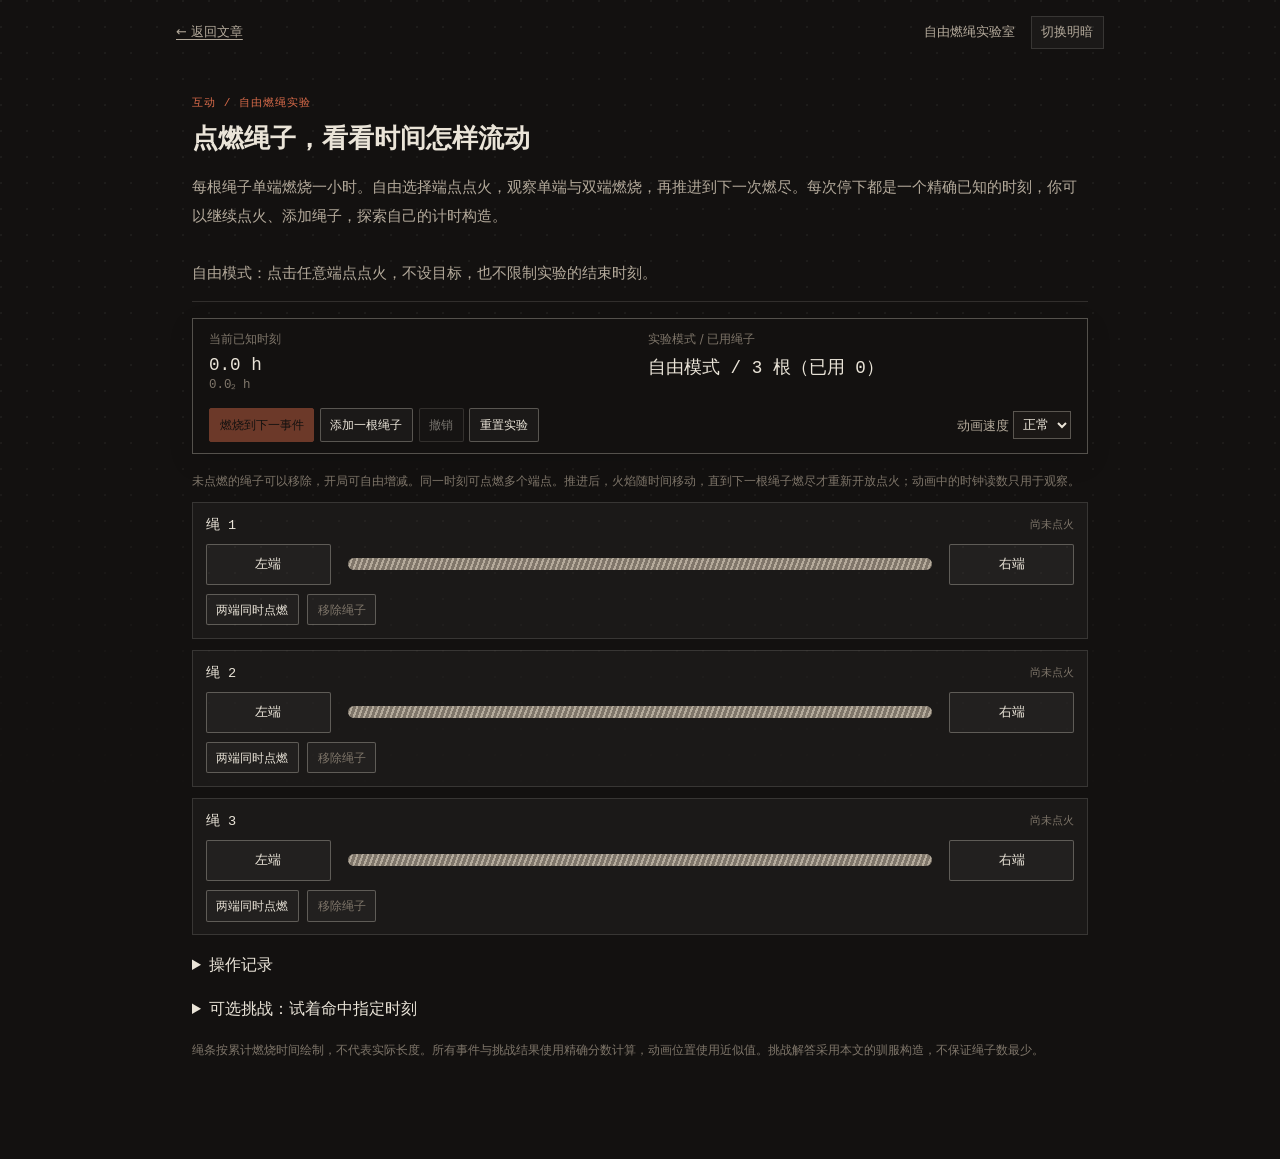
<file: rope-playground.html>
<!doctype html>
<html lang="zh-CN"><head><meta charset="utf-8"><meta name="viewport" content="width=device-width,initial-scale=1"><title>自由燃绳实验室</title><meta name="description" content="自由点燃绳子，观察燃烧动画，探索精确计时。"><link rel="stylesheet" href="./theme.css"><link rel="stylesheet" href="./rope-lab.css?v=standalone1"><link rel="stylesheet" href="./rope-game.css?v=standalone1"><link rel="stylesheet" href="./rope-page.css?v=clock-stable1"><script>try{document.documentElement.dataset.theme=localStorage.getItem('site-theme')||'dark'}catch(e){document.documentElement.dataset.theme='dark'}</script><script defer src="./rope-core.js?v=20261031"></script><script defer src="./rope-lab.js?v=clock-stable1"></script></head>
<body class="rope-standalone"><header class="rope-page-nav"><a href="./fusible.html">← 返回文章</a><span>自由燃绳实验室</span><button id="lab-theme" type="button">切换明暗</button></header><main><section id="rope-lab" class="rope-lab" aria-labelledby="rope-title">
<p class="section-no">互动 / 自由燃绳实验</p><h2 id="rope-title">点燃绳子，看看时间怎样流动</h2>
<p>每根绳子单端燃烧一小时。自由选择端点点火，观察单端与双端燃烧，再推进到下一次燃尽。每次停下都是一个精确已知的时刻，你可以继续点火、添加绳子，探索自己的计时构造。</p>
<p id="rope-status" class="rope-status" role="status" aria-live="polite"></p>
<div id="rope-stage">
<div class="rope-toolbar">
<div class="rope-dashboard"><div><span id="rope-clock-label">当前已知时刻</span><output id="rope-clock"></output><small id="rope-clock-binary" class="rope-clock-binary" aria-label="对应的二进制小数"></small></div><div><span>实验模式 / 已用绳子</span><output id="rope-summary"></output></div></div>
<div class="rope-controls"><button type="button" id="rope-next">燃烧到下一事件</button><button type="button" id="rope-skip" hidden>跳过动画</button><button type="button" id="rope-add">添加一根绳子</button><button type="button" id="rope-undo">撤销</button><button type="button" id="rope-reset">重置实验</button><label for="rope-speed">动画速度 <select id="rope-speed"><option value="1">正常</option><option value="2">2 倍</option><option value="4">4 倍</option></select></label></div>
</div>
<p class="rope-hint">未点燃的绳子可以移除，开局可自由增减。同一时刻可点燃多个端点。推进后，火焰随时间移动，直到下一根绳子燃尽才重新开放点火；动画中的时钟读数只用于观察。</p>
<div id="rope-ropes" class="rope-ropes" aria-label="点击绳子端点来点火"></div>
<details id="rope-log-wrap"><summary>操作记录</summary><ol id="rope-log"></ol></details>
<details id="rope-challenge"><summary>可选挑战：试着命中指定时刻</summary>
<form id="rope-form" class="rope-form"><label for="rope-target">挑战目标 · 小时</label><div class="rope-input-row"><input id="rope-target" value="1.125" maxlength="160" autocomplete="off" spellcheck="false" aria-describedby="rope-help"><button type="submit" id="rope-start-challenge">从零开始挑战</button></div><p id="rope-help" class="rope-hint">支持小数、分数和加减乘除，如 2+1/1024。开始挑战会重置当前实验。</p></form>
<div class="rope-presets" aria-label="挑战预设"><button type="button" data-target="3/4">45 分钟</button><button type="button" data-target="1.125">1.125 小时</button><button type="button" data-target="2+1/1024">2+1/1024 小时</button><button type="button" id="rope-free">保留当前状态，返回自由模式</button></div>
<details id="rope-answer" hidden><summary>查看一种解答</summary><button id="rope-solve" type="button">显示点火方案</button><p id="rope-answer-status" role="status"></p><div id="rope-table" class="table-wrap"></div></details>
</details>
</div>
<p class="rope-hint">绳条按累计燃烧时间绘制，不代表实际长度。所有事件与挑战结果使用精确分数计算，动画位置使用近似值。挑战解答采用本文的驯服构造，不保证绳子数最少。</p><noscript>启用 JavaScript 后可使用自由燃绳实验。</noscript>
</section>
</main><script>document.getElementById('lab-theme').onclick=function(){var t=document.documentElement.dataset.theme==='dark'?'light':'dark';document.documentElement.dataset.theme=t;try{localStorage.setItem('site-theme',t)}catch(e){}}</script></body></html>
</file>
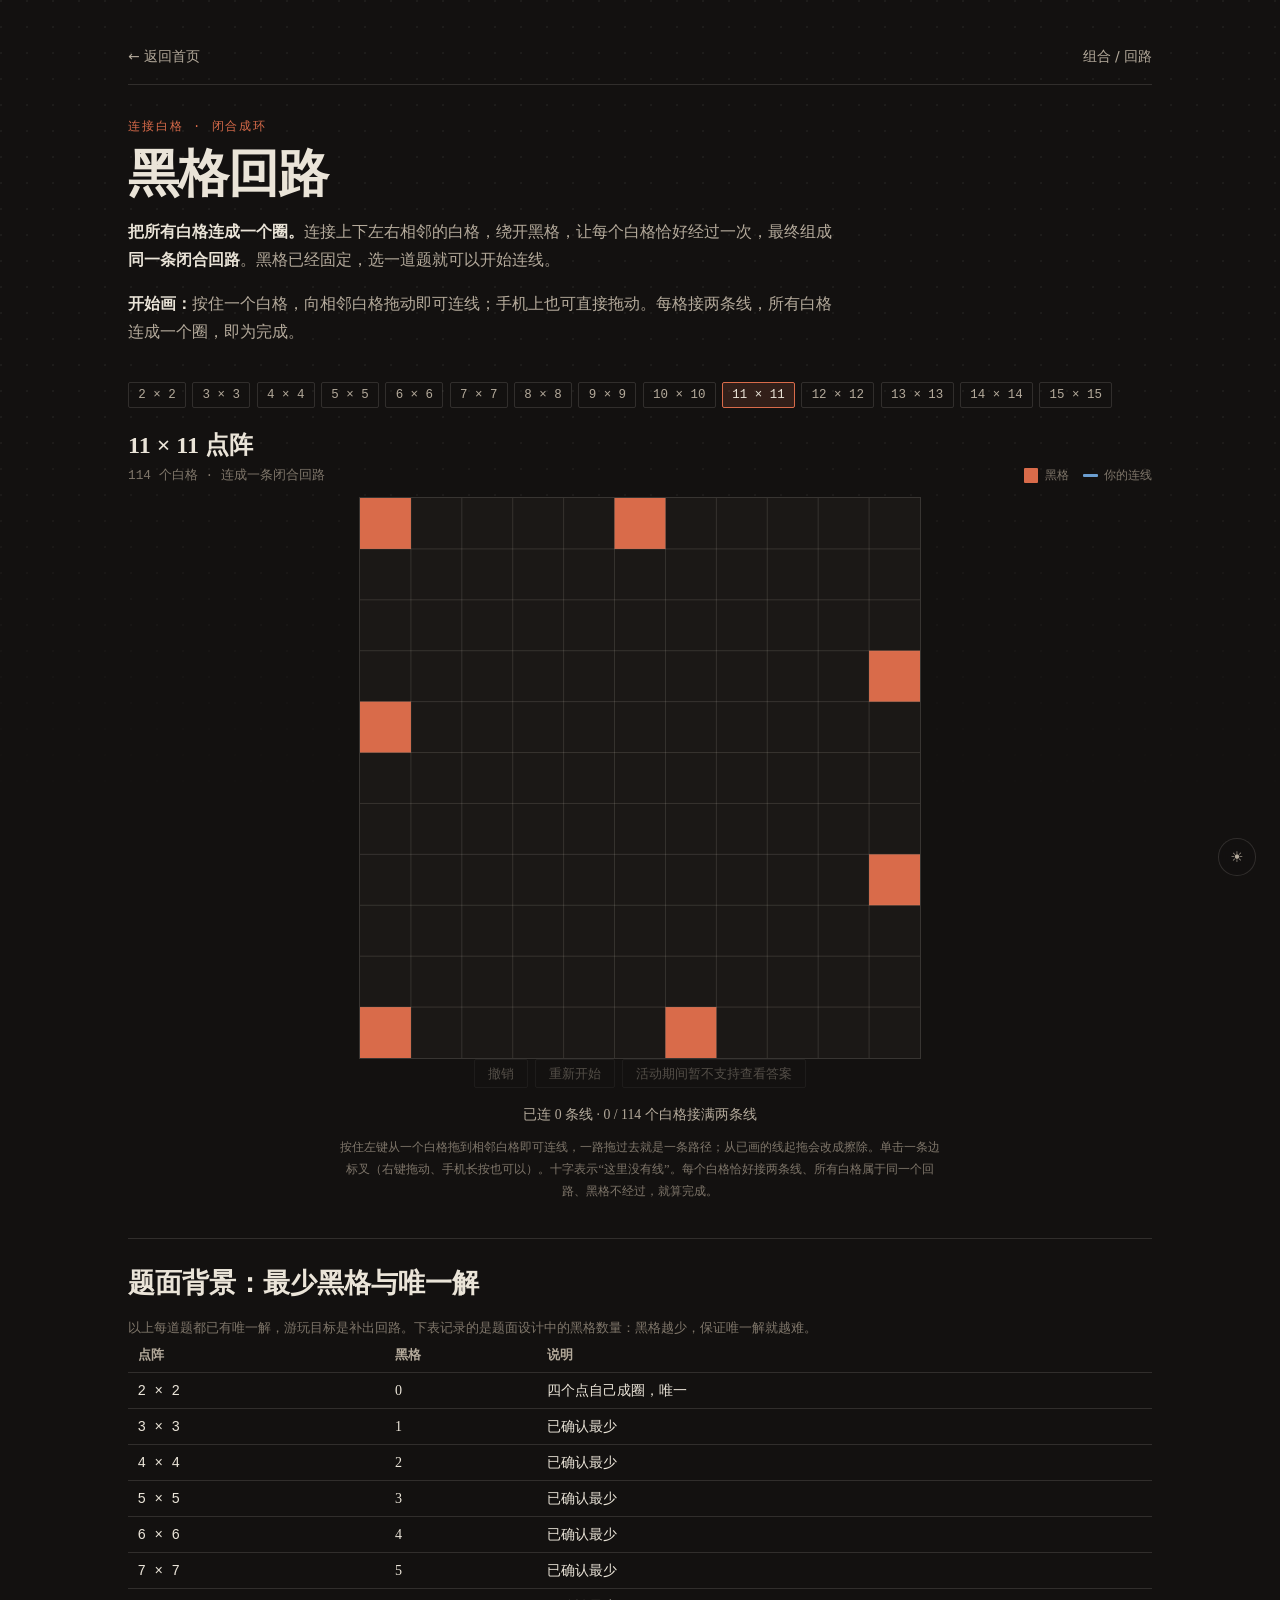
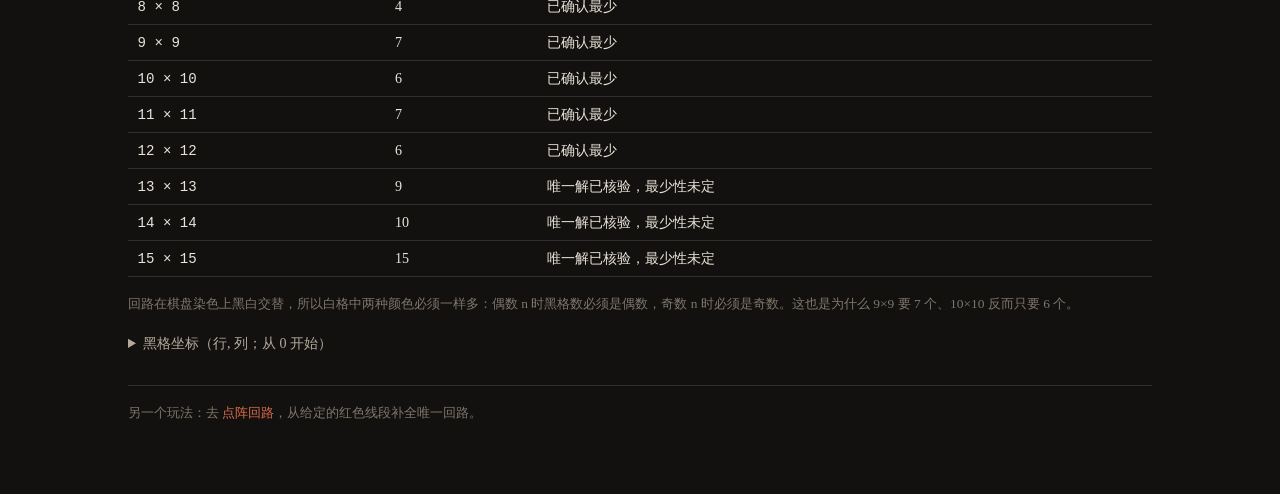
<file: simple-loop.html>
<!doctype html>
<html lang="zh-CN">
<head>
<meta charset="utf-8"><meta name="viewport" content="width=device-width,initial-scale=1">
<title>黑格回路 · 把所有白格连成一个圈</title>
<meta name="description" content="连接相邻白格，绕开黑格，让所有白格恰好经过一次，组成同一条闭合回路。n=2 到 15 的可交互回路谜题。">
<link rel="stylesheet" href="./theme.css">
<link rel="stylesheet" href="./simple-loop.css">
<script>try{document.documentElement.dataset.theme=localStorage.getItem('site-theme')||'dark'}catch(e){document.documentElement.dataset.theme='dark'}</script>
<script defer src="./simple-loop-data.js?v=20261107-n15b"></script>
<script defer src="./simple-loop.js?v=20261107-activity"></script>
</head>
<body>
<main class="sl-page">
<nav><a href="./index.html">← 返回首页</a><span>组合 / 回路</span></nav>

<header class="sl-head">
<p class="sl-eyebrow">连接白格 · 闭合成环</p>
<h1>黑格回路</h1>
<p class="sl-intro"><b>把所有白格连成一个圈。</b>连接上下左右相邻的白格，绕开黑格，让每个白格恰好经过一次，最终组成<b>同一条闭合回路</b>。黑格已经固定，选一道题就可以开始连线。</p>
<p class="sl-intro"><b>开始画：</b>按住一个白格，向相邻白格拖动即可连线；手机上也可直接拖动。每格接两条线，所有白格连成一个圈，即为完成。</p>
</header>

<section class="puzzle" aria-label="黑格回路谜题">
<div class="size-tabs" id="sizes" role="group" aria-label="选择点阵尺寸"></div>
<div class="puzzle-heading">
  <div><h2 id="board-title">11 × 11 点阵</h2><p id="record-note"></p></div>
  <span class="legend"><i class="wall-key"></i>黑格<i class="line-key"></i>你的连线</span>
</div>
<div class="board-wrap"><svg id="board" viewBox="0 0 1000 1000" role="group" aria-label="点阵，点击相邻两格之间的空隙添加或删除线段"></svg></div>
<div class="toolbar">
  <button id="undo" type="button">撤销</button>
  <button id="reset" type="button">重新开始</button>
  <button id="solution" type="button" disabled>活动期间暂不支持查看答案</button>
</div>
<p id="status" role="status" aria-live="polite"></p>
<p class="help">按住左键从一个白格拖到相邻白格即可连线，一路拖过去就是一条路径；从已画的线起拖会改成擦除。单击一条边标叉（右键拖动、手机长按也可以）。十字表示“这里没有线”。每个白格恰好接两条线、所有白格属于同一个回路、黑格不经过，就算完成。</p>
</section>

<section class="sl-notes">
<h2>题面背景：最少黑格与唯一解</h2>
<p class="sl-caveat">以上每道题都已有唯一解，游玩目标是补出回路。下表记录的是题面设计中的黑格数量：黑格越少，保证唯一解就越难。</p>
<div class="table-wrap">
<table class="sl-table">
<thead><tr><th>点阵</th><th>黑格</th><th>说明</th></tr></thead>
<tbody>
<tr><td>2 × 2</td><td>0</td><td>四个点自己成圈，唯一</td></tr>
<tr><td>3 × 3</td><td>1</td><td>已确认最少</td></tr>
<tr><td>4 × 4</td><td>2</td><td>已确认最少</td></tr>
<tr><td>5 × 5</td><td>3</td><td>已确认最少</td></tr>
<tr><td>6 × 6</td><td>4</td><td>已确认最少</td></tr>
<tr><td>7 × 7</td><td>5</td><td>已确认最少</td></tr>
<tr><td>8 × 8</td><td>4</td><td>已确认最少</td></tr>
<tr><td>9 × 9</td><td>7</td><td>已确认最少</td></tr>
<tr><td>10 × 10</td><td>6</td><td>已确认最少</td></tr>
<tr><td>11 × 11</td><td>7</td><td>已确认最少</td></tr>
<tr><td>12 × 12</td><td>6</td><td>已确认最少</td></tr>
<tr><td>13 × 13</td><td>9</td><td>唯一解已核验，最少性未定</td></tr>
<tr><td>14 × 14</td><td>10</td><td>唯一解已核验，最少性未定</td></tr>
<tr><td>15 × 15</td><td>15</td><td>唯一解已核验，最少性未定</td></tr>
</tbody>
</table>
</div>
<p class="sl-caveat">回路在棋盘染色上黑白交替，所以白格中两种颜色必须一样多：偶数 n 时黑格数必须是偶数，奇数 n 时必须是奇数。这也是为什么 9×9 要 7 个、10×10 反而只要 6 个。</p>
<details><summary>黑格坐标（行, 列；从 0 开始）</summary><ol id="coordinates"></ol></details>
</section>

<footer class="sl-foot">另一个玩法：去 <a href="./grid-loops.html">点阵回路</a>，从给定的红色线段补全唯一回路。</footer>
</main>

<button class="theme-btn" id="themeBtn" type="button" aria-label="切换明暗主题">☀</button>
<script>
(function(){
  var root = document.documentElement;
  var btn = document.getElementById('themeBtn');
  var KEY = 'site-theme';
  function paint(t){
    root.setAttribute('data-theme', t);
    btn.textContent = t === 'dark' ? '☀' : '☾';
    btn.setAttribute('aria-label', t === 'dark' ? '切到亮色' : '切到暗色');
  }
  var saved = null;
  try { saved = localStorage.getItem(KEY); } catch (e) {}
  paint(saved || 'dark');
  btn.addEventListener('click', function(){
    var next = root.getAttribute('data-theme') === 'dark' ? 'light' : 'dark';
    try { localStorage.setItem(KEY, next); } catch (e) {}
    paint(next);
  });
})();
</script>
</body>
</html>
</file>
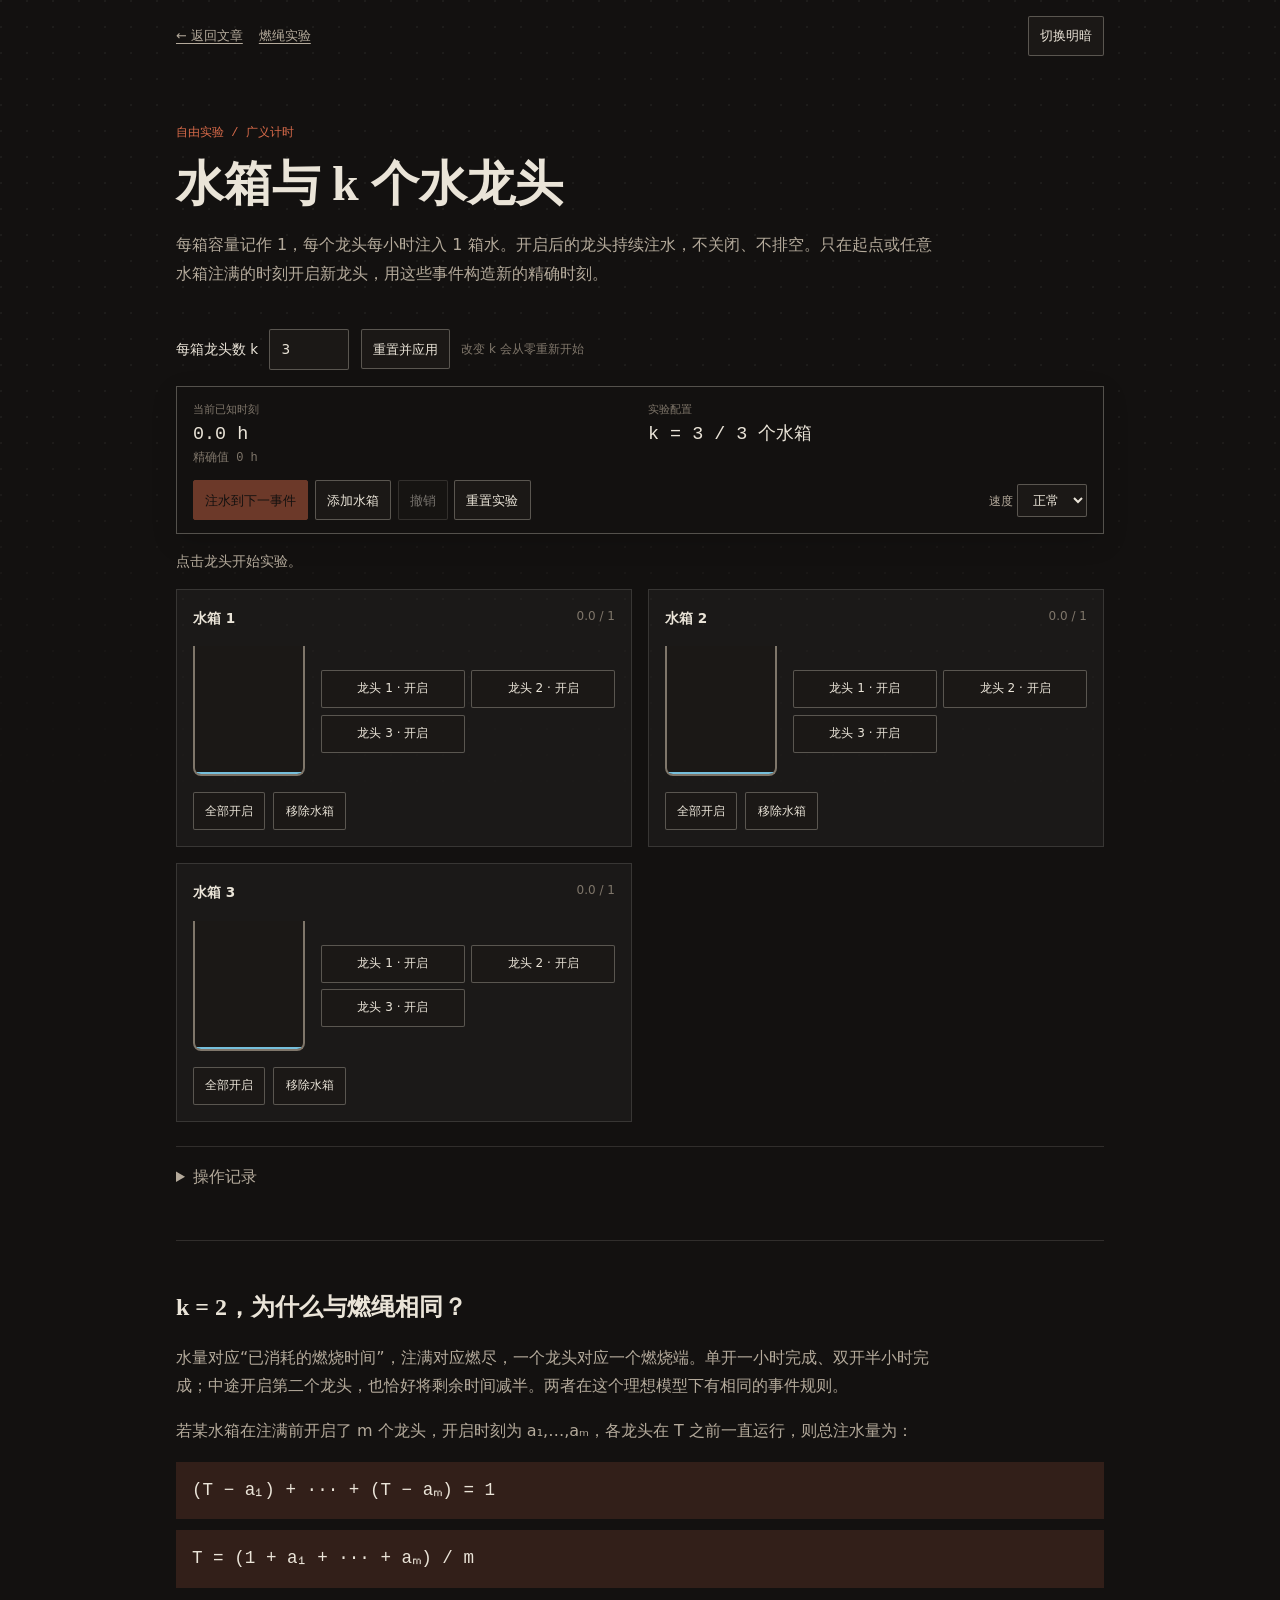
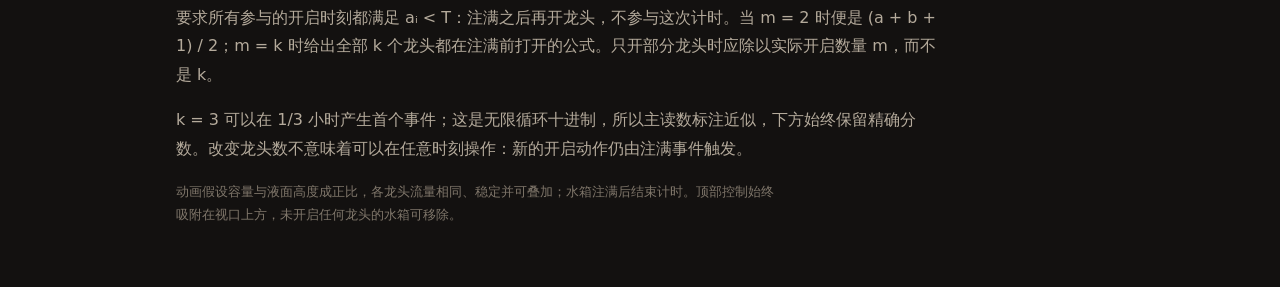
<file: tank-playground.html>
<!doctype html>
<html lang="zh-CN"><head><meta charset="utf-8"><meta name="viewport" content="width=device-width,initial-scale=1"><title>水箱计时实验室</title><meta name="description" content="每个水箱配 k 个水龙头，通过开启龙头和注满事件探索广义燃绳计时。"><link rel="stylesheet" href="./theme.css"><link rel="stylesheet" href="./tank.css?v=streams3"><script>try{document.documentElement.dataset.theme=localStorage.getItem('site-theme')||'dark'}catch(e){document.documentElement.dataset.theme='dark'}</script><script defer src="./rope-core.js"></script><script defer src="./tank-core.js?v=1"></script><script defer src="./tank-lab.js?v=streams3"></script></head>
<body><nav><a href="./fusible.html">← 返回文章</a><a href="./rope-playground.html">燃绳实验</a><button id="theme" type="button">切换明暗</button></nav>
<main><header><p class="eyebrow">自由实验 / 广义计时</p><h1>水箱与 k 个水龙头</h1><p>每箱容量记作 1，每个龙头每小时注入 1 箱水。开启后的龙头持续注水，不关闭、不排空。只在起点或任意水箱注满的时刻开启新龙头，用这些事件构造新的精确时刻。</p></header>
<form id="config"><label for="k">每箱龙头数 k</label><input id="k" type="number" min="1" max="12" step="1" value="3"><button type="submit">重置并应用</button><span>改变 k 会从零重新开始</span></form>
<div class="toolbar"><div class="readouts"><div><span id="clock-label">当前已知时刻</span><output id="clock">0.0 h</output><small id="fraction">精确值 0 h</small></div><div><span>实验配置</span><output id="summary"></output></div></div><div class="controls"><button id="next" type="button">注水到下一事件</button><button id="skip" type="button" hidden>跳过动画</button><button id="add" type="button">添加水箱</button><button id="undo" type="button">撤销</button><button id="reset" type="button">重置实验</button><label>速度 <select id="speed"><option value="1">正常</option><option value="2">2 倍</option><option value="4">4 倍</option></select></label></div></div>
<p id="status" role="status" aria-live="polite">点击龙头开始实验。</p><div id="tanks" class="tanks"></div><details><summary>操作记录</summary><ol id="log"></ol></details>
<section class="theory"><h2>k = 2，为什么与燃绳相同？</h2><p>水量对应“已消耗的燃烧时间”，注满对应燃尽，一个龙头对应一个燃烧端。单开一小时完成、双开半小时完成；中途开启第二个龙头，也恰好将剩余时间减半。两者在这个理想模型下有相同的事件规则。</p><p>若某水箱在注满前开启了 m 个龙头，开启时刻为 a₁,…,aₘ，各龙头在 T 之前一直运行，则总注水量为：</p><div class="equation">(T − a₁) + ··· + (T − aₘ) = 1</div><div class="equation">T = (1 + a₁ + ··· + aₘ) / m</div><p>要求所有参与的开启时刻都满足 aᵢ &lt; T：注满之后再开龙头，不参与这次计时。当 m = 2 时便是 (a + b + 1) / 2；m = k 时给出全部 k 个龙头都在注满前打开的公式。只开部分龙头时应除以实际开启数量 m，而不是 k。</p><p>k = 3 可以在 1/3 小时产生首个事件；这是无限循环十进制，所以主读数标注近似，下方始终保留精确分数。改变龙头数不意味着可以在任意时刻操作：新的开启动作仍由注满事件触发。</p><p class="note">动画假设容量与液面高度成正比，各龙头流量相同、稳定并可叠加；水箱注满后结束计时。顶部控制始终吸附在视口上方，未开启任何龙头的水箱可移除。</p></section></main></body></html>
</file>
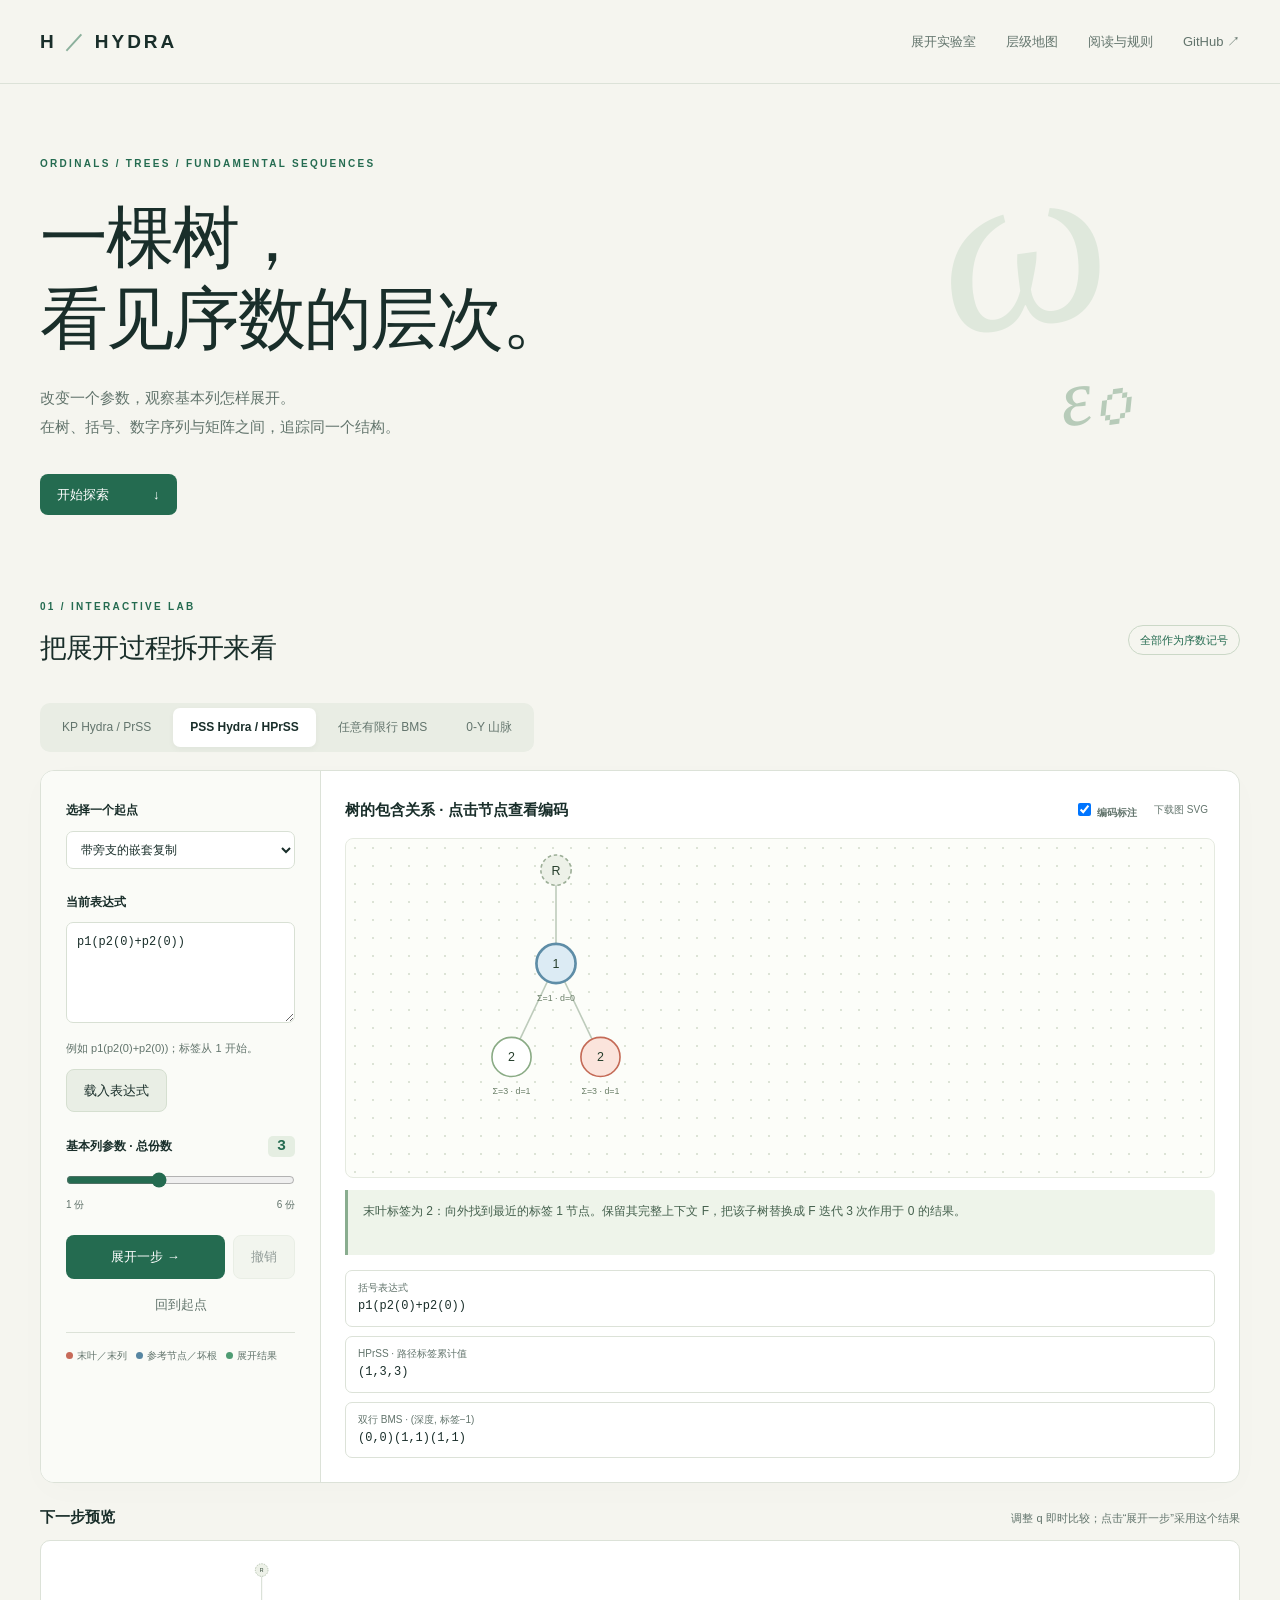
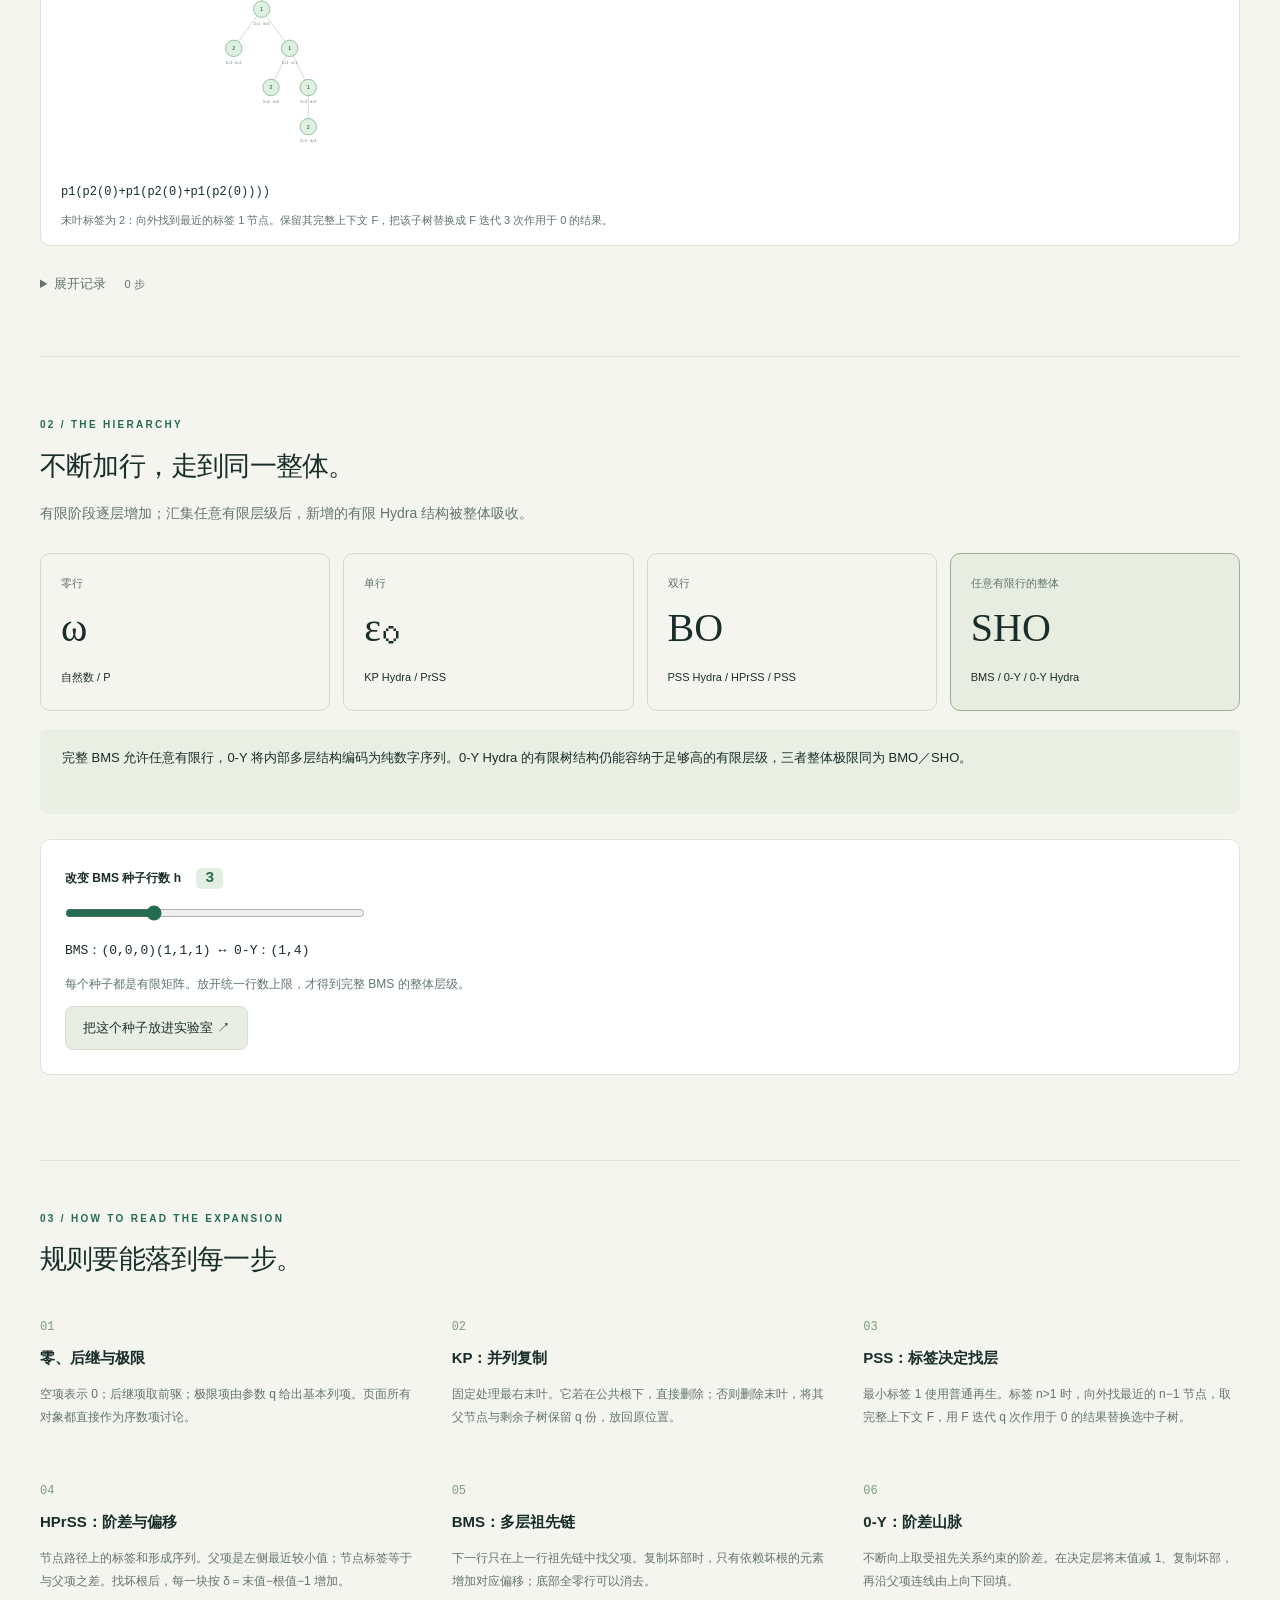
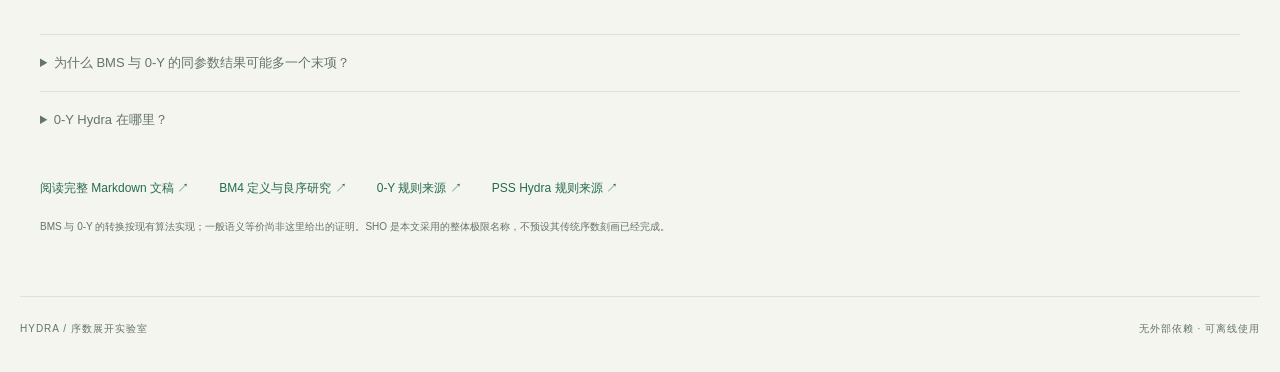
<file: hydra/lab.html>
<!doctype html>
<html lang="zh-CN"><head><meta charset="utf-8"><meta name="viewport" content="width=device-width,initial-scale=1"><meta name="description" content="从自然数到 KP Hydra、PSS Hydra、0-Y 与 BMS：看见序数的基本列展开。"><title>Hydra · 序数展开实验室</title><link rel="stylesheet" href="style.css"><script defer src="engine.js"></script><script defer src="mountain-view.js"></script><script defer src="app.js"></script></head>
<body><header><a class="brand" href="#">H<span>／</span>HYDRA</a><nav><a href="#lab">展开实验室</a><a href="#layers">层级地图</a><a href="#reading">阅读与规则</a><a href="https://github.com/Dstty/Dstty.github.io/tree/main/hydra" target="_blank" rel="noopener">GitHub ↗</a></nav></header>
<main><section class="hero"><div class="eyebrow">ORDINALS / TREES / FUNDAMENTAL SEQUENCES</div><h1>一棵树，<br>看见序数的层次。</h1><p>改变一个参数，观察基本列怎样展开。<br>在树、括号、数字序列与矩阵之间，追踪同一个结构。</p><a class="primary linkbutton" href="#lab">开始探索 <span>↓</span></a><div class="hero-glyph" aria-hidden="true">ω<span>ε₀</span><small>SHO</small></div></section>
<section id="lab" class="lab"><div class="sectionhead"><div><div class="eyebrow">01 / INTERACTIVE LAB</div><h2>把展开过程拆开来看</h2></div><span class="badge">全部作为序数记号</span></div>
<div class="tabs" role="tablist" aria-label="序数系统"><button role="tab" data-mode="kp">KP Hydra / PrSS</button><button role="tab" data-mode="pss" class="active">PSS Hydra / HPrSS</button><button role="tab" data-mode="bms">任意有限行 BMS</button><button role="tab" data-mode="y">0-Y 山脉</button></div>
<div class="workspace"><aside class="controls"><label for="preset">选择一个起点</label><select id="preset"></select><label for="expression">当前表达式</label><textarea id="expression" rows="4" spellcheck="false"></textarea><p id="inputhint" class="hint"></p><button id="apply" class="secondary">载入表达式</button><div class="rangehead"><label for="q">基本列参数 · 总份数</label><output id="qval" for="q">3</output></div><input type="range" id="q" min="1" max="6" value="3"><div class="rangelabel"><span>1 份</span><span>6 份</span></div><div class="actions"><button id="step" class="primary">展开一步 →</button><button id="undo" class="secondary" disabled>撤销</button><button id="reset" class="textbutton">回到起点</button></div><div id="status" role="status" aria-live="polite"></div><div class="legend"><span><i class="red"></i>末叶／末列</span><span><i class="blue"></i>参考节点／坏根</span><span><i class="green"></i>展开结果</span></div></aside>
<div class="display"><div class="viewhead"><h3 id="viewtitle">树的包含关系</h3><div class="viewtools"><label><input id="annotations" type="checkbox" checked> 编码标注</label><button id="saveSvg" class="textbutton">下载图 SVG</button></div></div><div id="canvas" class="canvas"></div><div id="explanation" class="explanation"></div><div class="representations" id="representations"></div></div></div>
<div class="previewsection"><div class="sectionhead small"><h3>下一步预览</h3><span>调整 q 即时比较；点击“展开一步”采用这个结果</span></div><div id="preview"></div></div>
<details class="history"><summary>展开记录 <span id="stepcount">0 步</span></summary><ol id="history"></ol></details></section>
<section id="layers" class="layers"><div class="eyebrow">02 / THE HIERARCHY</div><h2>不断加行，走到同一整体。</h2><p class="lead">有限阶段逐层增加；汇集任意有限层级后，新增的有限 Hydra 结构被整体吸收。</p><div class="layercards"><button data-layer="0"><small>零行</small><strong>ω</strong><span>自然数 / P</span></button><button data-layer="1"><small>单行</small><strong>ε₀</strong><span>KP Hydra / PrSS</span></button><button data-layer="2"><small>双行</small><strong>BO</strong><span>PSS Hydra / HPrSS / PSS</span></button><button data-layer="3"><small>任意有限行的整体</small><strong>SHO</strong><span>BMS / 0-Y / 0-Y Hydra</span></button></div><div id="layerdetail" class="layerdetail" aria-live="polite"></div><div class="heightlab"><label for="height">改变 BMS 种子行数 h <output id="heightval">3</output></label><input type="range" id="height" min="1" max="8" value="3"><div id="seed"></div><p>每个种子都是有限矩阵。放开统一行数上限，才得到完整 BMS 的整体层级。</p><button id="loadSeed" class="secondary">把这个种子放进实验室 ↗</button></div></section>
<section id="reading" class="reading"><div class="eyebrow">03 / HOW TO READ THE EXPANSION</div><h2>规则要能落到每一步。</h2><div class="rulegrid"><article><span>01</span><h3>零、后继与极限</h3><p>空项表示 0；后继项取前驱；极限项由参数 q 给出基本列项。页面所有对象都直接作为序数项讨论。</p></article><article><span>02</span><h3>KP：并列复制</h3><p>固定处理最右末叶。它若在公共根下，直接删除；否则删除末叶，将其父节点与剩余子树保留 q 份，放回原位置。</p></article><article><span>03</span><h3>PSS：标签决定找层</h3><p>最小标签 1 使用普通再生。标签 n>1 时，向外找最近的 n−1 节点，取完整上下文 F，用 F 迭代 q 次作用于 0 的结果替换选中子树。</p></article><article><span>04</span><h3>HPrSS：阶差与偏移</h3><p>节点路径上的标签和形成序列。父项是左侧最近较小值；节点标签等于与父项之差。找坏根后，每一块按 δ＝末值−根值−1 增加。</p></article><article><span>05</span><h3>BMS：多层祖先链</h3><p>下一行只在上一行祖先链中找父项。复制坏部时，只有依赖坏根的元素增加对应偏移；底部全零行可以消去。</p></article><article><span>06</span><h3>0-Y：阶差山脉</h3><p>不断向上取受祖先关系约束的阶差。在决定层将末值减 1、复制坏部，再沿父项连线由上向下回填。</p></article></div>
<details><summary>为什么 BMS 与 0-Y 的同参数结果可能多一个末项？</summary><p>两种基本列定义采用不同的坏部边界：本页 BMS 包含根列、排除旧末列；0-Y 包含根列右侧至旧末列。对于本页示例，将 BMS 展开后转换得到的序列，与 0-Y 展开结果去掉最后一项相符。页面分别展示各自的原始规则，不把编号约定抹平。</p></details>
<details><summary>0-Y Hydra 在哪里？</summary><p>0-Y、0-Y Hydra 和完整 BMS 的整体极限相同，为 BMO／SHO。0-Y Hydra 新增的有限树结构仍能容纳在足够高的有限层级中。此页面已提供 KP、PSS、BMS 和 0-Y 的展开器；0-Y Hydra 在层级图中说明，尚未提供它的独立展开器。</p></details>
<div class="sources"><a href="report.md">阅读完整 Markdown 文稿 ↗</a><a href="https://arxiv.org/html/2307.04606v3" target="_blank" rel="noopener">BM4 定义与良序研究 ↗</a><a href="https://wiki.googology.top/index.php?title=0-Y" target="_blank" rel="noopener">0-Y 规则来源 ↗</a><a href="https://wiki.googology.top/index.php?title=PSS_Hydra" target="_blank" rel="noopener">PSS Hydra 规则来源 ↗</a></div><p class="footnote">BMS 与 0-Y 的转换按现有算法实现；一般语义等价尚非这里给出的证明。SHO 是本文采用的整体极限名称，不预设其传统序数刻画已经完成。</p></section>
</main><footer><span>HYDRA / 序数展开实验室</span><span>无外部依赖 · 可离线使用</span></footer></body></html>
</file>
<file: theme.css>
:root{
  --paper:#f5f2ea;
  --paper-2:#fbf9f3;
  --ink:#14100d;
  --ink-2:#4d463d;
  --ink-3:#8b8175;
  --line:rgba(20,16,13,.12);
  --corner:rgba(20,16,13,.20);
  --accent:#a6432b;
  --dot:rgba(20,16,13,.09);
  --btn-bg:rgba(245,242,234,.86);
  --fill:rgba(255,255,255,.34);
  --fill-2:rgba(255,255,255,.50);
  --hover:rgba(20,16,13,.035);
  --line-strong:rgba(20,16,13,.24);
  --accent-soft:rgba(166,67,43,.10);
  --accent-mid:rgba(166,67,43,.55);
  --gap:clamp(.85rem,2vw,1.35rem);

  --cv-bg:#fffdf7;
  --cv-grid:rgba(20,16,13,.15);
  --cv-grid-soft:rgba(20,16,13,.09);
  --cv-ink:#1b1613;
  --cv-blue:#2f5d8c;
  --cv-orange:#b45f36;
  --cv-mark:#a6432b;

  --serif:"Iowan Old Style","Palatino Linotype",Palatino,Georgia,"Songti SC","Source Han Serif SC","Noto Serif CJK SC",serif;
  --sans:-apple-system,"Segoe UI","PingFang SC","Hiragino Sans GB","Microsoft YaHei",system-ui,sans-serif;
  --mono:ui-monospace,"SFMono-Regular","Cascadia Mono",Consolas,"Liberation Mono",monospace;
  --wide:64rem;
  --pad:clamp(1.1rem,4.5vw,3rem);
  color-scheme:light;
}

[data-theme="dark"]{
  --paper:#131110;
  --paper-2:#1b1816;
  --ink:#eae4d8;
  --ink-2:#b4aa9b;
  --ink-3:#7f766a;
  --line:rgba(234,228,216,.14);
  --corner:rgba(234,228,216,.24);
  --accent:#d96b4a;
  --dot:rgba(234,228,216,.055);
  --btn-bg:rgba(19,17,16,.88);
  --fill:rgba(255,255,255,.035);
  --fill-2:rgba(255,255,255,.06);
  --hover:rgba(234,228,216,.05);
  --line-strong:rgba(234,228,216,.30);
  --accent-soft:rgba(217,107,74,.16);
  --accent-mid:rgba(217,107,74,.60);

  --cv-bg:#1b1816;
  --cv-grid:rgba(234,228,216,.22);
  --cv-grid-soft:rgba(234,228,216,.13);
  --cv-ink:#eae4d8;
  --cv-blue:#6b9ed0;
  --cv-orange:#d98a5c;
  --cv-mark:#d96b4a;
  color-scheme:dark;
}

html{-webkit-text-size-adjust:100%}

body{
  margin:0;
  background:var(--paper);
  color:var(--ink);
  -webkit-font-smoothing:antialiased;
  transition:background-color .35s ease,color .35s ease;
}

body::before{
  content:"";position:fixed;inset:0;z-index:-1;pointer-events:none;
  background-image:radial-gradient(circle at 1px 1px,var(--dot) 1px,transparent 0);
  background-size:26px 26px;
  -webkit-mask-image:linear-gradient(180deg,#000 0%,#000 45%,transparent 94%);
  mask-image:linear-gradient(180deg,#000 0%,#000 45%,transparent 94%);
}

::selection{background:rgba(166,67,43,.20)}

/* 右下角的主题开关 */
.theme-btn{
  position:fixed;right:clamp(.8rem,2.4vw,1.5rem);bottom:clamp(.8rem,2.4vw,1.5rem);
  z-index:60;
  width:2.35rem;height:2.35rem;
  display:grid;place-items:center;
  border:1px solid var(--line);border-radius:50%;
  background:var(--btn-bg);
  -webkit-backdrop-filter:blur(8px);backdrop-filter:blur(8px);
  color:var(--ink-2);font-size:.92rem;line-height:1;font-family:var(--sans);
  cursor:pointer;
  transition:border-color .2s ease,color .2s ease,transform .2s ease;
}
.theme-btn:hover{border-color:var(--ink-3);color:var(--ink);transform:translateY(-1px)}
.theme-btn:focus-visible{outline:2px solid var(--accent);outline-offset:3px}
</file>
<file: hydra/article.css>
:root{--ink:#253a31;--muted:#758077;--line:#dfe5da;--green:#32684b;--paper:#fbfbf6}*{box-sizing:border-box}html{scroll-behavior:smooth;scroll-padding-top:35px}body{margin:0;background:var(--paper);color:var(--ink);font:16px/1.95 'Segoe UI','Microsoft YaHei',sans-serif}a{color:var(--green);text-underline-offset:4px}button,input{font:inherit}button{cursor:pointer}button:disabled{opacity:.4;cursor:default}:focus-visible{outline:2px solid #32684b;outline-offset:4px}.topbar{max-width:1200px;margin:auto;padding:22px 32px;border-bottom:1px solid var(--line);display:flex;justify-content:space-between;font-size:12px;letter-spacing:1px}.topbar a{text-decoration:none}.topbar nav{display:flex;gap:22px}.article-head{max-width:850px;margin:68px auto 48px;padding:0 30px}.kicker{font:11px/1.5 monospace;letter-spacing:2px;color:var(--green)}h1{font-size:42px;line-height:1.35;font-weight:650;letter-spacing:-1px;margin:20px 0}.deck{font-size:15px;color:var(--muted);max-width:650px}.meta{font-size:11px;color:var(--muted);display:flex;gap:20px;margin-top:25px}.layout{max-width:1200px;margin:0 auto;display:grid;grid-template-columns:200px minmax(0,850px);gap:45px;padding:0 32px 80px}.toc{position:sticky;top:25px;align-self:start;font-size:11px;line-height:1.7;max-height:90vh;overflow:auto;padding-top:20px}.toc strong{font-size:10px;letter-spacing:2px;display:block;margin-bottom:16px;color:var(--muted)}.toc a{display:block;text-decoration:none;color:var(--muted);padding:6px 0 6px 12px;border-left:1px solid var(--line)}.toc a.current{border-left:2px solid var(--green);color:var(--green);background:#eef3e8}.toc .download{margin-top:20px;color:var(--green);border:0}article{min-width:0}article>p:first-child{margin-top:0}article h2{font-size:25px;font-weight:600;line-height:1.5;margin:64px 0 25px;padding-top:20px;border-top:1px solid var(--line);letter-spacing:-.4px}article h3{font-size:19px;line-height:1.5;margin:35px 0 15px;font-weight:600}article h4{font-size:16px;margin:28px 0 12px}p{margin:16px 0}strong{font-weight:650}li{margin:6px 0}ol,ul{padding-left:26px}blockquote{margin:25px 0;padding:10px 23px;border-left:3px solid #8ba27e;background:#eef3e9;font-size:15px}code{font:13px/1.8 Consolas,monospace;background:#edf1e7;padding:2px 4px;border-radius:3px;overflow-wrap:anywhere}pre{background:#f0f3eb;border:1px solid #e0e6d9;padding:18px 22px;border-radius:7px;overflow:auto;line-height:1.7}pre code{background:none;padding:0;white-space:pre;font-size:12px}table{border-collapse:collapse;width:100%;font-size:12px;line-height:1.7;margin:22px 0}td,th{text-align:left;padding:12px 13px;border-bottom:1px solid var(--line);vertical-align:top}th{font-weight:600;background:#eef2e8}mjx-container[display=true]{overflow-x:auto;overflow-y:hidden;padding:8px 0}.diagram{margin:30px 0;background:#fff;border:1px solid var(--line);padding:20px;border-radius:8px;overflow:auto}.diagram svg{display:block;margin:auto;max-width:100%}.ordinal-widget{background:#fff;border:1px solid #cfdcc8;border-radius:10px;margin:30px 0 40px;padding:20px;box-shadow:0 5px 20px #34452a04;font-size:12px;line-height:1.7}.widget-heading{display:flex;justify-content:space-between;gap:10px;align-items:center;border-bottom:1px solid var(--line);padding-bottom:12px}.widget-heading strong{font-size:13px}.widget-heading span{font-size:10px;color:var(--green)}.widget-controls{display:flex;flex-wrap:wrap;gap:9px;align-items:center;padding:16px 0}.widget-controls label{display:flex;align-items:center;gap:10px;margin-right:auto;font-size:11px}.widget-controls input[type=range]{width:90px;accent-color:var(--green)}.widget-controls input[type=checkbox]{width:auto;accent-color:var(--green)}.widget-controls output{font:600 12px monospace;color:var(--green)}button{font-size:11px;padding:6px 10px;border-radius:5px;border:1px solid #d8e2d1;color:var(--green);background:#f2f6ed}button[data-act=step]{background:#32684b;color:white;border-color:#32684b}.widget-panes{display:grid;grid-template-columns:1fr 1fr;gap:14px;min-width:0}.widget-panes>div{min-width:0;background:#fafcf7;border:1px solid #e4eade;border-radius:6px;padding:10px}.widget-panes small{font-size:10px;letter-spacing:.5px;color:var(--muted)}.widget-picture{height:240px;overflow:auto;display:flex;align-items:center}.widget-picture svg{width:100%;height:100%;display:block}.widget-panes code{display:block;font-size:10px;background:transparent;line-height:1.8;max-height:100px;overflow:auto}.widget-note{border-top:1px solid var(--line);margin-top:14px;padding-top:12px;color:#60735b;font-size:11px}.mountain-table{overflow:auto;width:100%;max-height:230px}.mountain-table table{width:auto;margin:10px auto;font:11px/1.6 Consolas,monospace}.mountain-table td,.mountain-table th{white-space:nowrap;padding:6px 8px;text-align:center;border:1px solid var(--line)}.closing{max-width:1200px;margin:auto;border-top:1px solid var(--line);padding:22px 32px;font-size:11px;color:var(--muted);display:flex;justify-content:space-between}.mobile-toc{display:none}@media(min-width:1500px){.layout{gap:65px;max-width:1280px}}@media(max-width:1000px){.layout{grid-template-columns:155px minmax(0,1fr);gap:25px;padding:0 24px 60px}.article-head{margin-left:180px}.toc{font-size:10px}h1{font-size:34px}}@media(max-width:720px){body{font-size:15px;line-height:1.9}.topbar{padding:18px 20px}.topbar nav{gap:13px;font-size:10px}.article-head{margin:40px 0 30px;padding:0 20px}h1{font-size:29px;letter-spacing:-.6px}.layout{display:block;padding:0 20px 50px}.toc{position:static;max-height:none;margin-bottom:30px;padding:0;display:none}.mobile-toc{display:block;margin:0 20px 30px;border:1px solid var(--line);border-radius:7px;padding:12px;font-size:12px}.mobile-toc a{display:block;padding:5px;text-decoration:none}article h2{font-size:23px;margin-top:45px}article h3{font-size:18px}table{display:block;overflow:auto;white-space:normal}pre{padding:14px}.ordinal-widget{padding:13px;margin-left:-5px;margin-right:-5px}.widget-panes{grid-template-columns:1fr}.widget-picture{height:210px}.widget-controls label{width:100%}.widget-heading span{font-size:9px}.widget-controls input{flex:1}.diagram{padding:10px}.meta{font-size:10px;gap:10px}.closing{padding:20px;gap:15px}.mountain-table table{display:table}}
</file>
<file: grid-loops.css>
*{box-sizing:border-box}.mode-toolbar{display:flex;justify-content:center;gap:.5rem;margin:.4rem 0 .8rem}.no-line-mark{stroke:var(--cv-ink);stroke-width:2;fill:none;stroke-linecap:round;vector-effect:non-scaling-stroke;pointer-events:none}body{font-family:var(--sans)}.loop-page{max-width:58rem;margin:auto;padding:0 var(--pad)}nav{display:flex;justify-content:space-between;padding:2rem 0;border-bottom:1px solid var(--line);font-size:.88rem;color:var(--ink-3)}a{color:var(--ink-2);text-underline-offset:4px}header{padding:3.5rem 0 2rem}.eyebrow{font-size:.78rem;letter-spacing:.18em;color:var(--accent)}h1{font-family:var(--serif);font-size:clamp(2.5rem,7vw,4rem);font-weight:500;margin:.6rem 0 1.2rem}p{line-height:1.85}.intro{max-width:38rem;color:var(--ink-2)}.puzzle{border:1px solid var(--line);background:var(--fill);padding:clamp(.8rem,3vw,1.6rem)}.size-tabs{display:grid;grid-template-columns:repeat(5,1fr);gap:.5rem}button{font:inherit;color:var(--ink-2);background:var(--paper-2);border:1px solid var(--line);border-radius:2px;cursor:pointer;padding:.65rem .85rem}button:hover{border-color:var(--ink-3)}button:focus-visible,a:focus-visible,summary:focus-visible{outline:2px solid var(--accent);outline-offset:4px}button:disabled{opacity:.4;cursor:default}button[aria-pressed=true]{border-color:var(--accent);color:var(--accent);background:var(--accent-soft)}.size-tabs small{display:block;font-size:.7rem;margin-top:.3rem;color:var(--ink-3)}.puzzle-heading{display:flex;justify-content:space-between;align-items:center;gap:1rem;margin:1.7rem 0 .5rem}h2{font-family:var(--serif);font-size:1.4rem;font-weight:500;margin:.5rem 0}.puzzle-heading p{font-size:.8rem;color:var(--ink-3);margin:.2rem 0}.legend{display:flex;align-items:center;gap:.4rem;font-size:.72rem;color:var(--ink-3);white-space:nowrap}.legend i{display:inline-block;width:1.1rem;height:3px;margin-left:.5rem}.given-key{background:var(--accent)}.drawn-key{background:var(--cv-blue)}.board-wrap{max-width:39rem;margin:auto}#board{display:block;width:100%;height:auto;overflow:visible;touch-action:manipulation}.grid-guide{stroke:var(--cv-grid-soft);stroke-width:1;stroke-dasharray:2 5}.point{fill:var(--cv-ink);pointer-events:none}.edge{fill:none;stroke-linecap:round;pointer-events:none}.edge.given{stroke:var(--accent);stroke-width:5}.edge.drawn{stroke:var(--cv-blue);stroke-width:4}.edge.revealed{stroke:var(--cv-blue);stroke-width:3;opacity:.8}.edge-hit{stroke:transparent;stroke-width:24;fill:none;cursor:pointer;outline:none}.edge-hit:hover,.edge-hit:focus-visible{stroke:var(--accent-soft)}.edge-hit.selected:focus-visible{stroke:var(--accent-mid)}.board-label{fill:var(--ink-3);font-size:12px;font-family:var(--mono);pointer-events:none}.toolbar{display:flex;justify-content:center;gap:.5rem;flex-wrap:wrap}#status{min-height:1.8rem;text-align:center;color:var(--ink-2);font-size:.9rem;margin:1rem 0 .3rem}#status.success{color:var(--accent)}.help{color:var(--ink-3);font-size:.78rem;text-align:center;margin:.3rem auto;max-width:34rem}.notes{margin:3rem 0;color:var(--ink-2);font-size:.94rem}.notes h2{color:var(--ink)}.table-wrap{overflow-x:auto}table{width:100%;border-collapse:collapse;font-size:.85rem;margin:1rem 0}th,td{text-align:left;padding:.85rem .65rem;border-bottom:1px solid var(--line)}th{font-weight:500;color:var(--ink-3)}details{border-top:1px solid var(--line);margin-top:1.5rem;padding-top:1rem}summary{cursor:pointer;color:var(--ink)}#coordinates{font: .85rem/1.9 var(--mono);columns:2;padding-left:1.8rem}footer{padding:2rem 0 3rem;border-top:1px solid var(--line);font-size:.8rem;color:var(--ink-3)}@media(max-width:520px){header{padding-top:2rem}.size-tabs{gap:.3rem}.size-tabs button{padding:.6rem .2rem;font-size:.9rem}.size-tabs small{font-size:.65rem}.puzzle-heading{align-items:flex-start;flex-direction:column;gap:.3rem}.legend{align-self:flex-end}#coordinates{columns:1}th,td{padding:.7rem .35rem}.notes{font-size:.88rem}}
</file>
<file: rope-lab.css>
.rope-lab{max-width:48rem;margin:0 auto;border-top:1px solid var(--line);padding:2.4rem 0;scroll-margin-top:5rem}.rope-lab h2{font-family:var(--serif);font-size:1.6rem;line-height:1.4;margin:.5rem 0 1rem}.rope-lab>p{color:var(--ink-2);font-size:.95rem;line-height:1.9}.rope-lab .section-no{font: .7rem var(--mono);color:var(--accent);letter-spacing:.09em}.rope-form{margin:1.5rem 0 .7rem}.rope-form>label{display:block;font-size:.82rem;color:var(--ink-2);margin-bottom:.45rem}.rope-input-row{display:flex;gap:.5rem}.rope-lab input:not([type=range]):not([type=checkbox]){min-width:0;flex:1;font:1.1rem var(--mono);padding:.7rem .8rem;border:1px solid var(--line-strong);background:var(--paper-2);color:var(--ink);border-radius:2px}.rope-lab button{font: .82rem var(--sans);color:var(--ink);border:1px solid var(--line-strong);background:var(--fill);padding:.6rem .9rem;border-radius:2px;cursor:pointer;line-height:1.5}.rope-lab button:hover{background:var(--accent-soft);border-color:var(--accent)}.rope-lab button:disabled{opacity:.45;cursor:default}.rope-input-row button,.rope-lab #rope-play{background:var(--accent);color:var(--paper);border-color:var(--accent)}.rope-lab .rope-hint{font-size:.78rem;line-height:1.8;color:var(--ink-3);margin:.65rem 0}.rope-presets{display:flex;flex-wrap:wrap;gap:.4rem}.rope-presets button{font-size:.75rem;padding:.4rem .65rem}.rope-status{padding:.8rem 0;border-bottom:1px solid var(--line)}.rope-status[data-error=true]{color:var(--accent)}.rope-dashboard{display:grid;grid-template-columns:1fr 1fr;gap:1rem;padding:1rem 0}.rope-dashboard span{display:block;font-size:.72rem;color:var(--ink-3);margin-bottom:.35rem}.rope-dashboard output{font:1.1rem var(--mono);color:var(--ink);overflow-wrap:anywhere}.rope-controls{display:flex;gap:.45rem;flex-wrap:wrap;align-items:center;margin:.7rem 0 1.1rem}.rope-controls label{font-size:.8rem;color:var(--ink-2);margin-left:auto}.rope-controls input{accent-color:var(--accent)}.rope-scrub-label{display:flex;justify-content:space-between;font-size:.75rem;color:var(--ink-3)}#rope-scrub{display:block;width:100%;accent-color:var(--accent);margin:.65rem 0 1rem}.rope-event{font-size:.85rem;color:var(--ink-2);min-height:3em;line-height:1.8}.rope-ropes{display:grid;gap:.7rem}.rope-row{display:grid;grid-template-columns:3rem 1fr;gap:.35rem .7rem;align-items:center;padding:.65rem .8rem;border:1px solid var(--line);background:var(--fill)}.rope-row[data-state=done]{opacity:.55}.rope-row[data-target=true]{border-color:var(--accent)}.rope-name{font:.8rem var(--mono);color:var(--ink-2);grid-row:span 2}.rope-track{height:12px;position:relative;background:var(--line);border-radius:8px;margin:.4rem .3rem;overflow:visible}.rope-fiber{position:absolute;height:100%;border-radius:8px;background:repeating-linear-gradient(110deg,var(--ink-3) 0,var(--ink-3) 3px,var(--ink-2) 3px,var(--ink-2) 5px)}.rope-flame{position:absolute;top:-4px;width:8px;height:20px;border-radius:70% 30% 65% 35%;background:var(--accent);box-shadow:0 0 10px var(--accent-mid);transform:translateX(-50%)}.rope-state{font-size:.7rem;color:var(--ink-3);line-height:1.6;display:flex;justify-content:space-between;gap:.7rem;flex-wrap:wrap}.rope-schedule{margin:1.2rem 0}.rope-schedule summary{font-size:.85rem}.rope-schedule table{font-size:.78rem}.rope-schedule th,.rope-schedule td{padding:.5rem}.rope-schedule caption{line-height:1.7}.rope-lab [hidden]{display:none!important}@media(max-width:520px){.rope-dashboard{grid-template-columns:1fr}.rope-controls label{margin-left:0;width:100%}.rope-input-row{flex-wrap:wrap}.rope-input-row input{width:100%;flex-basis:100%!important}.rope-row{grid-template-columns:2.5rem 1fr;padding:.6rem}.rope-lab h2{font-size:1.4rem}}
</file>
<file: rope-game.css>
.rope-clock-binary{display:block;margin-top:.4rem;color:var(--ink-3);font:.78rem/1.6 var(--mono);overflow-wrap:anywhere}.rope-dashboard output{display:block;overflow-wrap:anywhere}.rope-dashboard>div{min-width:0}.rope-lab select{background:var(--paper-2);color:var(--ink);border:1px solid var(--line-strong);padding:.3rem;font:inherit}.rope-game-row[data-burning=true] .rope-flame{animation:rope-flicker .65s ease-in-out infinite alternate}.rope-game-ends .rope-flame{pointer-events:none}.rope-game-ends .rope-track{overflow:visible}@keyframes rope-flicker{from{filter:brightness(.9);scale:1 .85}to{filter:brightness(1.25);scale:1.15 1.1}}@media(prefers-reduced-motion:reduce){.rope-game-row .rope-flame{animation:none!important}}.rope-game-row{border:1px solid var(--line);background:var(--fill);padding:.8rem}.rope-game-top{display:flex;justify-content:space-between;gap:.8rem;align-items:center}.rope-game-top strong{font:.85rem var(--mono)}.rope-game-ends{display:grid;grid-template-columns:7.8rem minmax(0,1fr) 7.8rem;align-items:center;gap:.8rem;margin:.6rem 0}.rope-game-ends .rope-track{min-width:30px}.rope-lab .rope-both{font-size:.75rem;padding:.35rem .6rem}.rope-lab #rope-log{padding-left:1.5rem;font-size:.82rem;color:var(--ink-2);line-height:1.9}.rope-lab details{margin:1rem 0}.rope-lab #rope-answer-status{font-size:.85rem;color:var(--ink-2)}.rope-lab #rope-solve{margin-top:.8rem}@media(max-width:520px){.rope-game-top{align-items:flex-start;flex-direction:column;gap:.2rem}.rope-game-ends{gap:.4rem}.rope-game-ends button{padding:.5rem;font-size:.75rem}}
</file>
<file: rope-page.css>
.rope-standalone{font-family:var(--sans);line-height:1.75}.rope-standalone *{box-sizing:border-box}.rope-standalone main{max-width:64rem;margin:auto;padding:0 var(--pad) 3rem}.rope-standalone .rope-lab{max-width:56rem;border-top:0;padding-top:1.2rem}.rope-page-nav{display:flex;align-items:center;gap:1rem;max-width:64rem;margin:auto;padding:1rem var(--pad);font-size:.8rem;color:var(--ink-2)}.rope-page-nav a{color:inherit;text-underline-offset:3px}.rope-page-nav span{margin-left:auto}.rope-page-nav button{border:1px solid var(--line);background:var(--fill);color:var(--ink-2);padding:.4rem .6rem;cursor:pointer}.rope-toolbar{position:sticky;top:0;z-index:30;padding:.65rem 1rem;background:var(--paper);border:1px solid var(--line-strong);box-shadow:0 8px 24px rgba(0,0,0,.1);margin:1rem 0}.rope-toolbar .rope-dashboard{padding:0;gap:.4rem 1rem;grid-template-columns:minmax(0,1fr) minmax(0,1fr)}.rope-toolbar .rope-clock-binary{height:1.8em;max-height:1.8em;line-height:1.6;white-space:nowrap;overflow-wrap:normal;overflow-x:auto;overflow-y:hidden;scrollbar-width:none;margin-top:.1rem}.rope-toolbar .rope-clock-binary::-webkit-scrollbar{display:none}.rope-toolbar .rope-dashboard output{max-height:3.2em;overflow:auto}.rope-toolbar .rope-controls{margin:.55rem 0 0;gap:.35rem}.rope-toolbar .rope-controls button{font-size:.76rem;padding:.45rem .6rem}.rope-toolbar #rope-next{background:var(--accent);border-color:var(--accent);color:var(--paper)}.rope-lab .rope-remove{font-size:.75rem;padding:.35rem .6rem;margin-left:.5rem;color:var(--ink-3)}.rope-game-ends>button{width:100%;white-space:nowrap;min-width:0}.rope-game-ends{grid-template-columns:7.8rem minmax(0,1fr) 7.8rem}.rope-standalone :focus-visible{outline:2px solid var(--accent);outline-offset:3px}.rope-standalone .table-wrap{overflow:auto}.rope-standalone table{border-collapse:collapse;min-width:30rem;width:100%;font-size:.82rem}.rope-standalone th,.rope-standalone td{border-bottom:1px solid var(--line);padding:.6rem;text-align:left}@media(max-width:520px){.rope-standalone main{padding:0 .75rem 2rem}.rope-toolbar{padding:.65rem;margin-left:-.1rem;margin-right:-.1rem}.rope-toolbar .rope-controls label{width:auto;margin-left:0}.rope-toolbar .rope-dashboard output{font-size:.95rem}.rope-toolbar .rope-dashboard span{font-size:.65rem}.rope-game-ends{grid-template-columns:6.2rem minmax(0,1fr) 6.2rem;gap:.35rem}.rope-page-nav{padding:.8rem .75rem}.rope-page-nav span{display:none}.rope-page-nav button{margin-left:auto}}
</file>
<file: simple-loop.css>
.sl-page{
  max-width:var(--wide);
  margin:0 auto;
  padding:var(--pad) var(--pad) 4.5rem;
}
.sl-page nav{
  display:flex;justify-content:space-between;align-items:baseline;
  font-family:var(--sans);font-size:.86rem;color:var(--ink-2);
  padding-bottom:1.1rem;border-bottom:1px solid var(--line);
}
.sl-page nav a{color:var(--ink-2);text-decoration:none}
.sl-page nav a:hover{color:var(--ink)}
.sl-head{padding:2.1rem 0 .4rem;max-width:44rem}
.sl-eyebrow{
  margin:0 0 .7rem;font-family:var(--mono);font-size:.76rem;letter-spacing:.16em;
  text-transform:uppercase;color:var(--accent);
}
.sl-head h1{
  margin:0;font-family:var(--serif);font-weight:600;
  font-size:clamp(2rem,5.2vw,3.2rem);line-height:1.08;letter-spacing:-.02em;
}
.sl-intro{margin:1rem 0 0;font-size:.98rem;line-height:1.8;color:var(--ink-2)}
.sl-intro b{color:var(--ink);font-weight:600}

/* ---------- puzzle ---------- */
.puzzle{margin-top:1.8rem}
.size-tabs{display:flex;flex-wrap:wrap;gap:.4rem}
.size-tabs button{
  display:inline-flex;align-items:baseline;gap:.35rem;
  border:1px solid var(--line);border-radius:2px;background:transparent;
  padding:.38rem .58rem;color:var(--ink-2);cursor:pointer;
  font-family:var(--mono);font-size:.78rem;line-height:1;
  transition:border-color .18s ease,color .18s ease,background-color .18s ease;
}
.size-tabs button small{font-size:.66rem;color:var(--ink-3);font-family:var(--sans)}
.size-tabs button:hover{border-color:var(--line-strong);color:var(--ink)}
.size-tabs button[aria-pressed="true"]{
  border-color:var(--accent);color:var(--ink);background:var(--accent-soft);
}
.size-tabs button[aria-pressed="true"] small{color:var(--accent)}
.size-tabs button:focus-visible{outline:2px solid var(--accent);outline-offset:2px}

.puzzle-heading{
  display:flex;justify-content:space-between;align-items:flex-end;gap:1rem;
  margin:1.3rem 0 .8rem;
}
.puzzle-heading h2{
  margin:0;font-family:var(--serif);font-weight:600;
  font-size:clamp(1.15rem,2.4vw,1.5rem);
}
.puzzle-heading p{margin:.35rem 0 0;font-size:.8rem;color:var(--ink-3);font-family:var(--mono)}
.legend{display:flex;align-items:center;gap:.4rem;font-size:.75rem;color:var(--ink-3)}
.legend i{display:inline-block;width:.9rem;height:.9rem;border-radius:1px;margin-left:.5rem}
.legend .wall-key{background:var(--cv-mark)}
.legend .line-key{background:var(--cv-blue);height:.22rem;border-radius:1px}

.board-wrap{
  max-width:560px;margin:0 auto;aspect-ratio:1/1;
  border:1px solid var(--line);background:var(--cv-bg);
}
#board{display:block;width:100%;height:100%;touch-action:manipulation}
.board-bg{fill:var(--cv-bg)}
.grid{stroke:var(--cv-grid-soft);stroke-width:1;vector-effect:non-scaling-stroke;pointer-events:none}
.wall{fill:var(--cv-mark);pointer-events:none}
.edge{stroke:none;stroke-linecap:round;fill:none;pointer-events:none}
.edge.drawn{stroke:var(--cv-blue)}
.edge.revealed{stroke:var(--cv-ink)}
.cross{stroke:var(--cv-ink);fill:none;stroke-linecap:round;pointer-events:none}
.hot{fill:var(--accent);opacity:.30;pointer-events:none}

.mode-toolbar{display:flex;gap:.35rem;justify-content:center;margin:1rem 0 .55rem}
.toolbar{display:flex;gap:.45rem;justify-content:center;flex-wrap:wrap}
.mode-toolbar button,.toolbar button{
  border:1px solid var(--line);border-radius:2px;background:transparent;
  color:var(--ink-2);padding:.45rem .8rem;cursor:pointer;
  font-family:var(--sans);font-size:.82rem;line-height:1;
  transition:border-color .18s ease,color .18s ease,background-color .18s ease;
}
.mode-toolbar button:hover,.toolbar button:hover{border-color:var(--line-strong);color:var(--ink)}
.mode-toolbar button[aria-pressed="true"]{border-color:var(--accent);color:var(--ink);background:var(--accent-soft)}
.toolbar button:disabled{opacity:.4;cursor:default}
.toolbar button:focus-visible,.mode-toolbar button:focus-visible{outline:2px solid var(--accent);outline-offset:2px}

#status{
  margin:1rem auto 0;text-align:center;font-size:.86rem;line-height:1.6;
  color:var(--ink-2);min-height:1.4em;max-width:38rem;
}
#status.success{color:var(--accent)}
.help{
  margin:.7rem auto 0;max-width:38rem;text-align:center;
  font-size:.78rem;line-height:1.75;color:var(--ink-3);
}

/* ---------- notes ---------- */
.sl-notes{padding-top:1.6rem;border-top:1px solid var(--line);margin-top:2.2rem}
.sl-notes h2{
  margin:0 0 1rem;font-family:var(--serif);font-weight:600;
  font-size:clamp(1.3rem,2.6vw,1.7rem);
}
.sl-table{width:100%;border-collapse:collapse;font-size:.88rem}
.sl-table th,.sl-table td{text-align:left;padding:.5rem .6rem;border-bottom:1px solid var(--line)}
.sl-table th{font-weight:600;color:var(--ink-2);font-size:.8rem;letter-spacing:.04em}
.sl-table td:first-child{font-family:var(--mono);color:var(--ink)}
.sl-caveat{margin:1rem 0 0;font-size:.84rem;line-height:1.7;color:var(--ink-3)}
.sl-notes details{margin-top:1.1rem;font-size:.88rem;color:var(--ink-2)}
.sl-notes summary{cursor:pointer;color:var(--ink-2)}
.sl-notes summary:hover{color:var(--ink)}
#coordinates{
  display:flex;flex-wrap:wrap;gap:.2rem .9rem;
  margin:.6rem 0 0;padding-left:1.2rem;
  font-family:var(--mono);font-size:.8rem;line-height:1.8;
}
.sl-foot{
  margin-top:2rem;padding-top:1.1rem;border-top:1px solid var(--line);
  font-size:.84rem;color:var(--ink-3);
}
.sl-foot a{color:var(--accent);text-decoration:none}
.sl-foot a:hover{text-decoration:underline}

@media (max-width:560px){
  .puzzle-heading{align-items:flex-start;flex-direction:column;gap:.4rem}
  .board-wrap{max-width:none}
}
</file>
<file: tank.css>
*{box-sizing:border-box}body{font:16px/1.8 var(--sans)}nav,main{max-width:64rem;margin:auto;padding:1rem var(--pad)}nav{display:flex;gap:1rem;align-items:center;font-size:.8rem}a{color:var(--ink-2);text-underline-offset:3px}nav button{margin-left:auto}header{max-width:48rem;padding:1.5rem 0}h1,h2{font-family:var(--serif);line-height:1.3}h1{font-size:clamp(2rem,5vw,3rem);margin:.5rem 0 1rem}p{color:var(--ink-2)}.eyebrow{color:var(--accent);font:.75rem var(--mono)}button,input,select{font:inherit;color:var(--ink);background:var(--paper-2);border:1px solid var(--line-strong);border-radius:2px;padding:.45rem .7rem}button{cursor:pointer;font-size:.82rem}button:hover{border-color:var(--accent)}button:disabled{opacity:.45;cursor:default}input{width:5rem}select{font-size:.8rem}#config{display:flex;gap:.7rem;align-items:center;flex-wrap:wrap;padding-bottom:1rem;font-size:.85rem}#config span{color:var(--ink-3);font-size:.75rem}.toolbar{position:sticky;top:0;z-index:30;padding:.8rem 1rem;border:1px solid var(--line-strong);background:var(--paper);box-shadow:0 8px 24px #0002}.readouts{display:grid;grid-template-columns:minmax(0,1fr) minmax(0,1fr);gap:1rem}.readouts span{display:block;font-size:.7rem;color:var(--ink-3)}output{display:block;font:1.15rem/1.6 var(--mono);white-space:nowrap;overflow-x:auto;scrollbar-width:none}small{display:block;color:var(--ink-3);font:.75rem/1.6 var(--mono);height:1.8em;white-space:nowrap;overflow-x:auto;scrollbar-width:none}.controls{display:flex;gap:.4rem;flex-wrap:wrap;align-items:center;margin-top:.6rem}.controls label{font-size:.75rem;margin-left:auto;color:var(--ink-2)}#next{background:var(--accent);color:var(--paper);border-color:var(--accent)}#status{font-size:.9rem;min-height:1.8em}#status[data-error=true]{color:var(--accent)}.tanks{display:grid;grid-template-columns:repeat(2,minmax(0,1fr));gap:1rem}.tank{border:1px solid var(--line);padding:1rem;background:var(--fill)}.tank-head{display:flex;gap:.7rem;justify-content:space-between;font-size:.85rem}.tank-head span{color:var(--ink-3);font-size:.75rem}.tank-body{display:grid;grid-template-columns:7rem minmax(0,1fr);gap:1rem;align-items:center;margin:1rem 0}.vessel{height:130px;border:2px solid var(--ink-3);border-top:0;position:relative;overflow:hidden;border-radius:0 0 8px 8px;background:var(--paper-2)}.water{position:absolute;bottom:0;left:0;right:0;background:linear-gradient(0deg,#286d9780,#70b7d5aa);border-top:2px solid #76bfdc}.stream{position:absolute;top:0;left:50%;width:4px;transform:translateX(-50%);height:100%;background:linear-gradient(90deg,#70b7d522,#83cceccc,#70b7d522);animation:stream-glint .7s ease-in-out infinite alternate}.tap-buttons{display:grid;grid-template-columns:repeat(2,minmax(0,1fr));gap:.4rem}.tap-buttons button{white-space:nowrap;padding:.45rem .2rem;font-size:.75rem;min-width:0}.tank-actions{display:flex;gap:.5rem;flex-wrap:wrap}.tank-actions button{font-size:.75rem}.tank[data-full=true]{opacity:.65}details{border-top:1px solid var(--line);padding:1rem 0;margin-top:1.5rem}summary{cursor:pointer;color:var(--ink-2)}#log{font-size:.8rem;color:var(--ink-2);padding-left:1.5rem}.theory{border-top:1px solid var(--line);margin-top:2rem;padding:2rem 0}.theory p{max-width:75ch}.equation{font:1.1rem/1.8 var(--mono);overflow-x:auto;background:var(--accent-soft);padding:.8rem 1rem;margin:.7rem 0}.note{font-size:.8rem;color:var(--ink-3)}:focus-visible{outline:2px solid var(--accent);outline-offset:3px}[hidden]{display:none!important}@keyframes stream-glint{to{opacity:.5}}@media(max-width:700px){.tanks{grid-template-columns:1fr}}@media(max-width:440px){nav,main{padding:.8rem}.toolbar{padding:.6rem}.readouts{gap:.5rem}output{font-size:.95rem}.controls label{margin-left:0}.tank-body{grid-template-columns:5rem minmax(0,1fr);gap:.7rem}}@media(prefers-reduced-motion:reduce){.stream{animation:none}}
</file>
<file: hydra/style.css>
:root{--ink:#192e2a;--muted:#62746c;--paper:#f5f5ef;--green:#246b50;--line:#dce2d8;--orange:#b66c43}*{box-sizing:border-box}html{scroll-behavior:smooth;scroll-padding-top:25px}body{margin:0;color:var(--ink);background:var(--paper);font-family:Inter,'Segoe UI','Microsoft YaHei',sans-serif;line-height:1.65}a{color:inherit;text-decoration:none}button,input,select,textarea{font:inherit}button,a,input,textarea,select{outline-offset:4px}button{cursor:pointer}button:disabled{opacity:.45;cursor:default}header{max-width:1320px;margin:auto;padding:26px 40px;display:flex;align-items:center;justify-content:space-between;border-bottom:1px solid var(--line)}.brand{font-size:19px;font-weight:800;letter-spacing:3px}.brand span{color:#8bb09c;margin:0 8px}nav{display:flex;gap:30px;font-size:13px;color:var(--muted)}nav a:hover{color:var(--green)}main{max-width:1320px;margin:auto;padding:0 40px}.hero{position:relative;padding:72px 0 64px;overflow:hidden}.eyebrow{font-size:10px;letter-spacing:2.3px;color:var(--green);font-weight:700}.hero h1{font-weight:550;font-size:clamp(40px,5.5vw,68px);letter-spacing:-2px;line-height:1.2;margin:24px 0}.hero p{font-size:15px;color:var(--muted);line-height:1.9}.primary,.secondary,.textbutton{border:0;border-radius:8px;padding:10px 17px;font-size:13px}.primary{background:var(--green);color:white}.primary:hover{background:#164d38}.secondary{background:#e9eee5;color:var(--ink);border:1px solid #d5dfd0}.textbutton{background:transparent;color:var(--muted);padding:7px}.linkbutton{display:inline-flex;gap:44px;margin-top:18px}.hero-glyph{position:absolute;right:9%;top:38px;font-family:Georgia,serif;font-style:italic;font-size:240px;color:#dfe8dc;line-height:1;transform:rotate(-8deg);user-select:none}.hero-glyph span{font-size:80px;display:block;margin-left:100px;color:#b7cbb9}.hero-glyph small{font:12px monospace;letter-spacing:7px;margin-left:40px;color:#779b83}.sectionhead{display:flex;align-items:center;justify-content:space-between;gap:15px;margin-bottom:22px}h2{font-size:27px;font-weight:550;letter-spacing:-.8px;margin:10px 0}h3{font-size:15px;margin:0;font-weight:600}.badge{font-size:11px;border:1px solid #cbd8c7;border-radius:30px;padding:5px 11px;color:var(--green)}.lab{padding:20px 0 50px}.tabs{display:flex;gap:5px;margin-bottom:18px;padding:5px;background:#e9ede4;border-radius:10px;width:fit-content}.tabs button{border:0;background:transparent;padding:10px 17px;color:var(--muted);font-size:12px;border-radius:7px}.tabs .active{background:white;box-shadow:0 2px 6px #19372b0b;color:var(--ink);font-weight:600}.workspace{display:grid;grid-template-columns:280px minmax(0,1fr);background:#fff;border:1px solid var(--line);border-radius:14px;overflow:hidden;box-shadow:0 8px 35px #27392b04}.controls{padding:25px;background:#fafbf7;border-right:1px solid var(--line)}label{font-size:12px;font-weight:600}select,textarea{width:100%;background:#fff;border:1px solid #d8e0d4;border-radius:7px;padding:10px;color:var(--ink);margin:8px 0 19px}select{font-size:12px}textarea{font-family:Consolas,monospace;font-size:12px;resize:vertical;margin-bottom:0}.hint{font-size:11px;color:var(--muted);margin:7px 0 12px}.rangehead{display:flex;justify-content:space-between;align-items:center;margin-top:24px}output{font:700 15px monospace;background:#e5eee2;border-radius:5px;padding:2px 9px;color:var(--green)}input[type=range]{accent-color:var(--green);width:100%;margin:15px 0 0}.rangelabel{display:flex;justify-content:space-between;font-size:10px;color:var(--muted)}.actions{display:flex;gap:8px;flex-wrap:wrap;margin:22px 0 10px}.actions .primary{flex:1}.actions .textbutton{width:100%}#status{color:#a53d32;font-size:12px;overflow-wrap:anywhere}.legend{display:flex;flex-wrap:wrap;gap:9px;font-size:10px;color:var(--muted);border-top:1px solid var(--line);padding-top:15px}.legend i{display:inline-block;width:7px;height:7px;border-radius:100%;margin-right:4px}.red{background:#c76a59}.blue{background:#5786a2}.green{background:#4f9c73}.display{padding:24px;min-width:0}.viewhead{display:flex;justify-content:space-between;align-items:center;gap:10px}.viewtools{display:flex;align-items:center;gap:10px}.viewtools label{font-size:10px;color:var(--muted);white-space:nowrap}.viewtools button{font-size:10px}.canvas{height:340px;overflow:auto;margin:12px 0;border:1px solid #e5eae0;border-radius:8px;background-color:#fcfdf9;background-image:radial-gradient(#dce3d6 1px,transparent 1px);background-size:18px 18px}.canvas svg{display:block;min-width:100%;height:100%}svg text{font-family:'Segoe UI','Microsoft YaHei',sans-serif}.explanation{font-size:12px;padding:12px 15px;background:#eef4ea;border-left:3px solid #89ad8f;border-radius:0 5px 5px 0;color:#45614e;min-height:65px}.representations{display:grid;gap:9px;margin-top:15px}.representation{border:1px solid var(--line);border-radius:7px;padding:9px 12px;min-width:0}.representation small{font-size:10px;color:var(--muted);display:block}.representation code{font:12px/1.7 Consolas,monospace;display:block;white-space:pre-wrap;overflow-wrap:anywhere}.previewsection{margin-top:22px}.small{margin-bottom:10px}.small span{font-size:11px;color:var(--muted)}#preview{background:white;border:1px solid var(--line);border-radius:10px;padding:16px 20px;overflow:auto}#preview code{font:12px Consolas,monospace;word-break:break-all}.previewtree{height:220px;overflow:auto}.previewtree svg{height:100%;min-width:100%}.previewnote{font-size:11px;color:var(--muted);margin-top:7px}.history{margin-top:15px}summary{cursor:pointer;font-size:13px;color:var(--muted);padding:12px 0}#stepcount{font-size:11px;margin-left:15px}#history{max-height:240px;overflow:auto;font:12px/2 Consolas,monospace;overflow-wrap:anywhere}.layers{padding:60px 0;border-top:1px solid var(--line)}.lead{font-size:14px;color:var(--muted)}.layercards{display:grid;grid-template-columns:repeat(4,1fr);gap:13px;margin:28px 0 18px}.layercards button{text-align:left;background:transparent;border:1px solid #cfdbca;padding:20px;border-radius:10px;color:var(--ink)}.layercards button:hover,.layercards button.selected{background:#e7eee1;border-color:#98b18e}.layercards small{display:block;color:var(--muted);font-size:11px}.layercards strong{display:block;font:40px Georgia,serif;margin:12px 0}.layercards span{font-size:11px}.layerdetail{background:#e9efe3;padding:18px 22px;border-radius:8px;font-size:13px;min-height:85px}.heightlab{margin:25px 0;background:white;border:1px solid var(--line);border-radius:10px;padding:24px}.heightlab input{max-width:300px;display:block}.heightlab output{margin-left:12px}#seed{margin-top:18px;overflow:auto;font:13px/1.8 Consolas,monospace}.heightlab p{font-size:12px;color:var(--muted)}.reading{padding:50px 0;border-top:1px solid var(--line)}.rulegrid{display:grid;grid-template-columns:repeat(3,1fr);gap:35px;margin:30px 0}.rulegrid article>span{font:12px monospace;color:#7c9c7b}.rulegrid h3{margin:8px 0}.rulegrid p{font-size:12px;color:var(--muted);line-height:1.9}.reading details{border-top:1px solid var(--line);padding:5px 0}.reading details p{font-size:13px;max-width:900px;color:var(--muted)}.sources{display:flex;flex-wrap:wrap;gap:12px 30px;margin-top:32px;font-size:12px;color:var(--green)}.footnote{font-size:10px;color:var(--muted);margin-top:20px}footer{max-width:1240px;border-top:1px solid var(--line);margin:auto;padding:24px 0 35px;display:flex;justify-content:space-between;font-size:10px;letter-spacing:1px;color:var(--muted)}.matrix{display:inline-grid;gap:4px;padding:8px 14px;border-left:2px solid #819b7e;border-right:2px solid #819b7e;margin:5px}.matrixrow{display:flex;gap:13px}.matrixrow span{min-width:18px;text-align:center}table{border-collapse:collapse;font:12px Consolas,monospace;margin:12px auto}td,th{border:1px solid #dce3d6;padding:7px 13px;text-align:center}th{font-weight:400;background:#eef3e9;color:var(--muted)}@media(max-width:900px){.workspace{grid-template-columns:240px minmax(0,1fr)}.controls,.display{padding:18px}.hero-glyph{right:0;opacity:.5}.viewhead{align-items:flex-start;flex-direction:column}.layercards{grid-template-columns:repeat(2,1fr)}.rulegrid{grid-template-columns:repeat(2,1fr)}nav{gap:15px}.tabs{width:100%;flex-wrap:wrap}}@media(max-width:650px){header{padding:20px}main{padding:0 18px}nav a:nth-child(2),nav a:nth-child(3){display:none}.hero{padding:48px 0}.hero h1{font-size:43px}.hero-glyph{right:-60px;top:70px;font-size:160px;opacity:.4;z-index:-1}.hero-glyph span{font-size:60px}.workspace{grid-template-columns:1fr}.controls{border-right:0;border-bottom:1px solid var(--line)}.controls textarea{min-height:60px}.canvas{height:300px}.sectionhead{align-items:flex-start}.badge{white-space:nowrap;font-size:9px}.tabs button{padding:8px 10px;font-size:11px}.small{flex-direction:column;gap:4px}.rulegrid{grid-template-columns:1fr;gap:15px}.layercards button{padding:15px}.layercards span{font-size:10px}footer{margin:0 18px;gap:20px}.hero p{font-size:13px}.layers,.reading{padding:36px 0}.viewtools{flex-wrap:wrap}}
</file>
